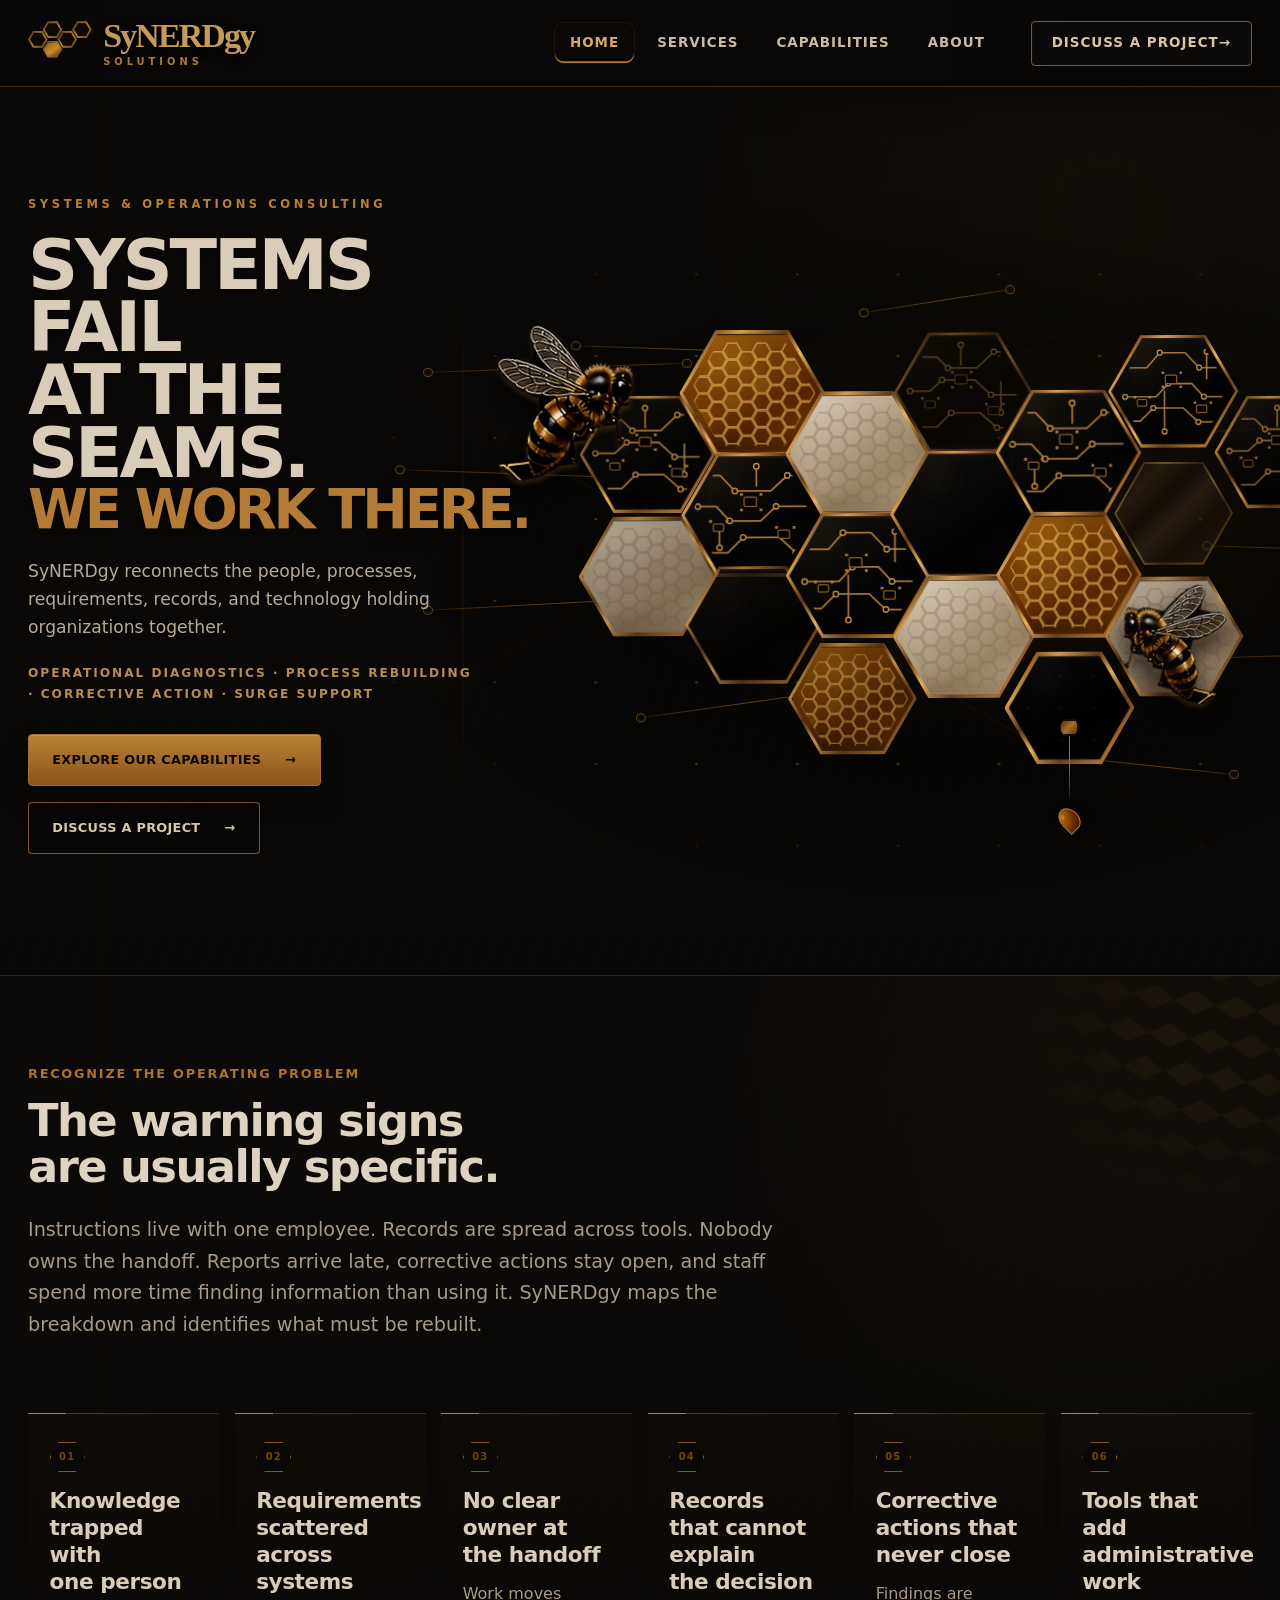
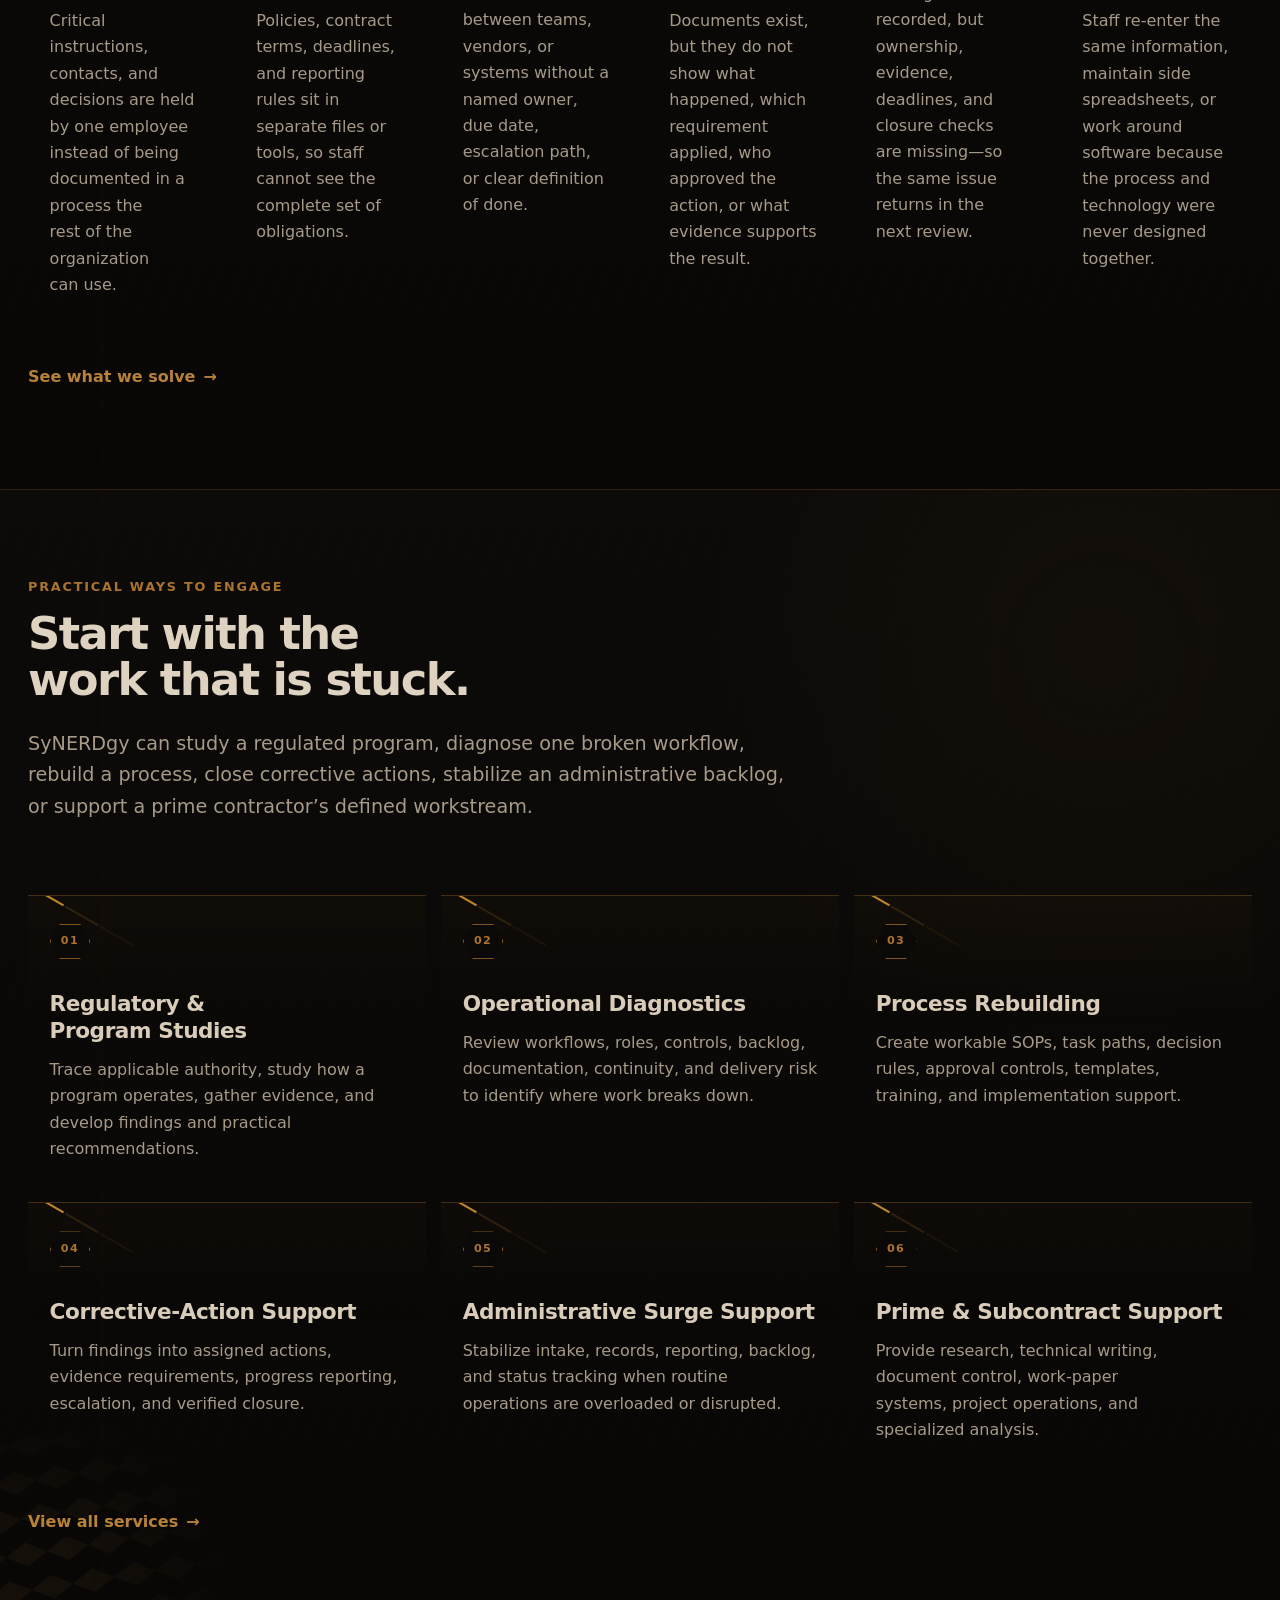
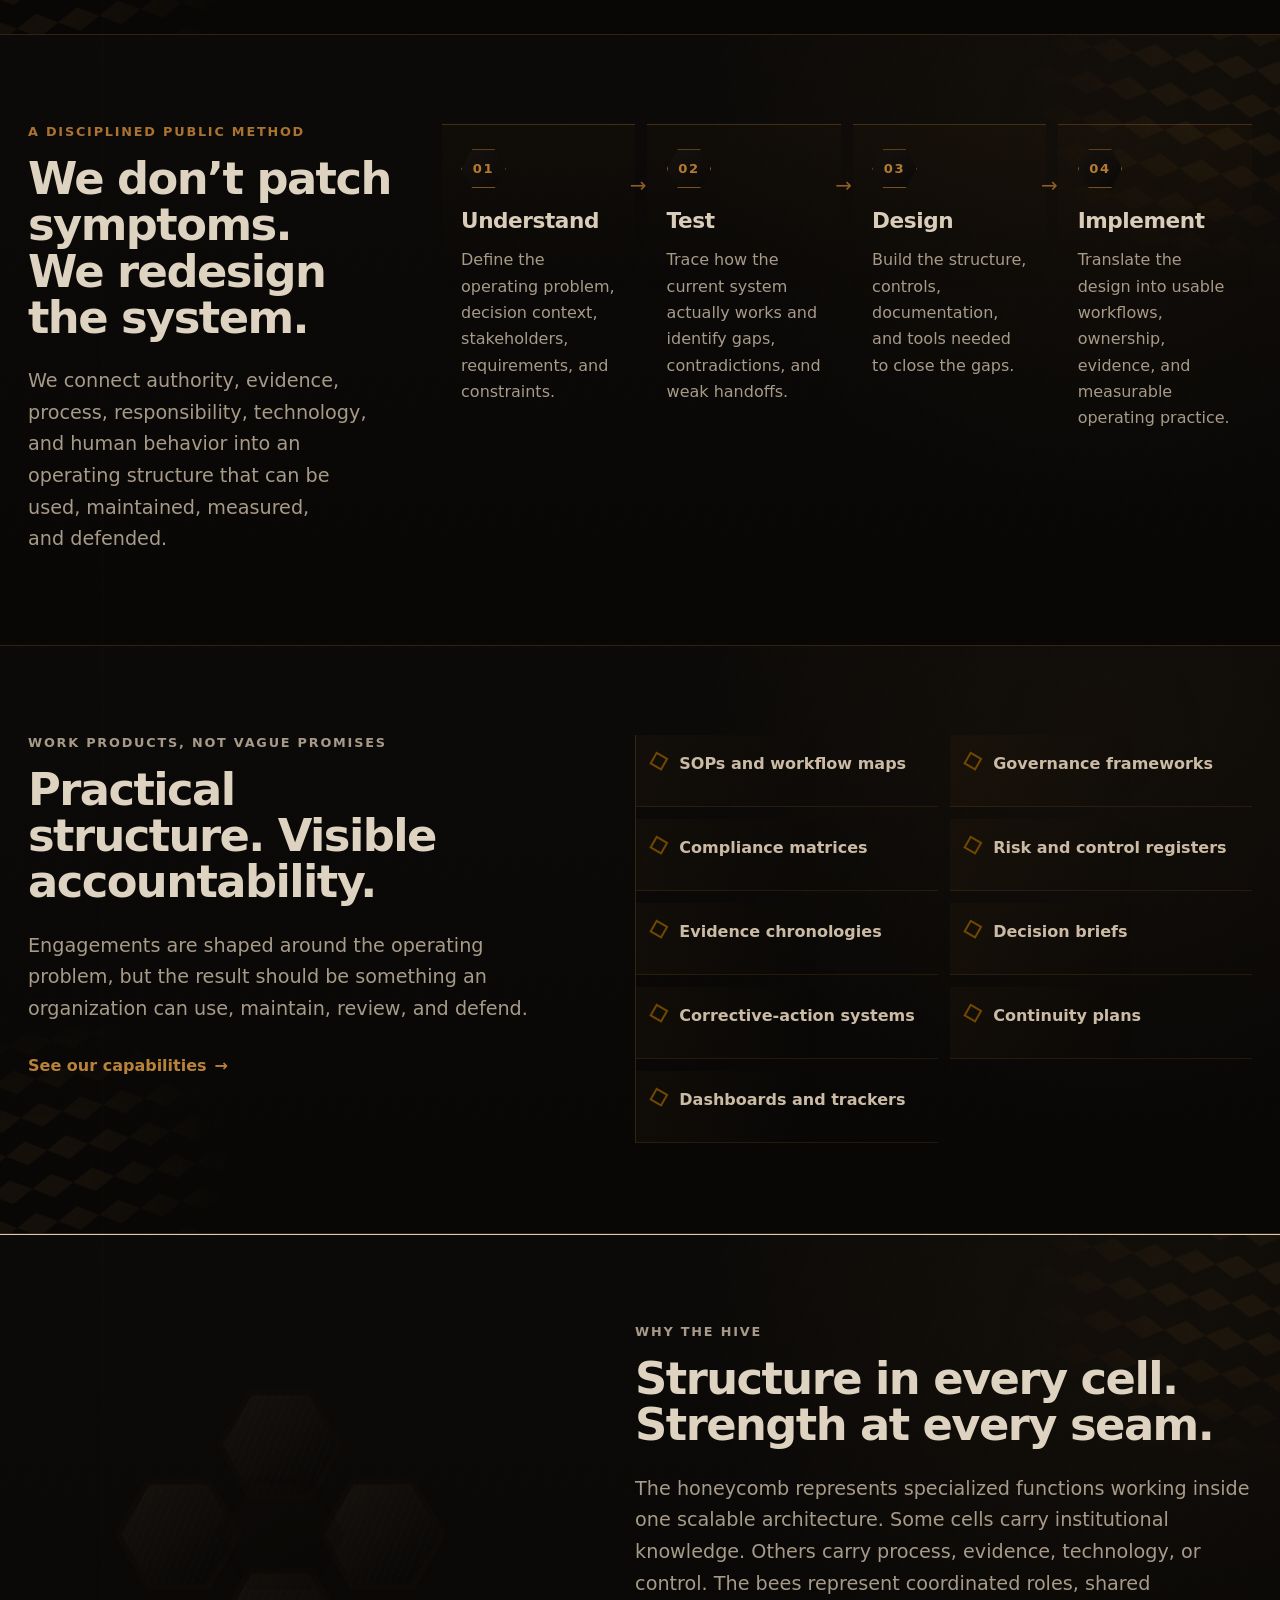
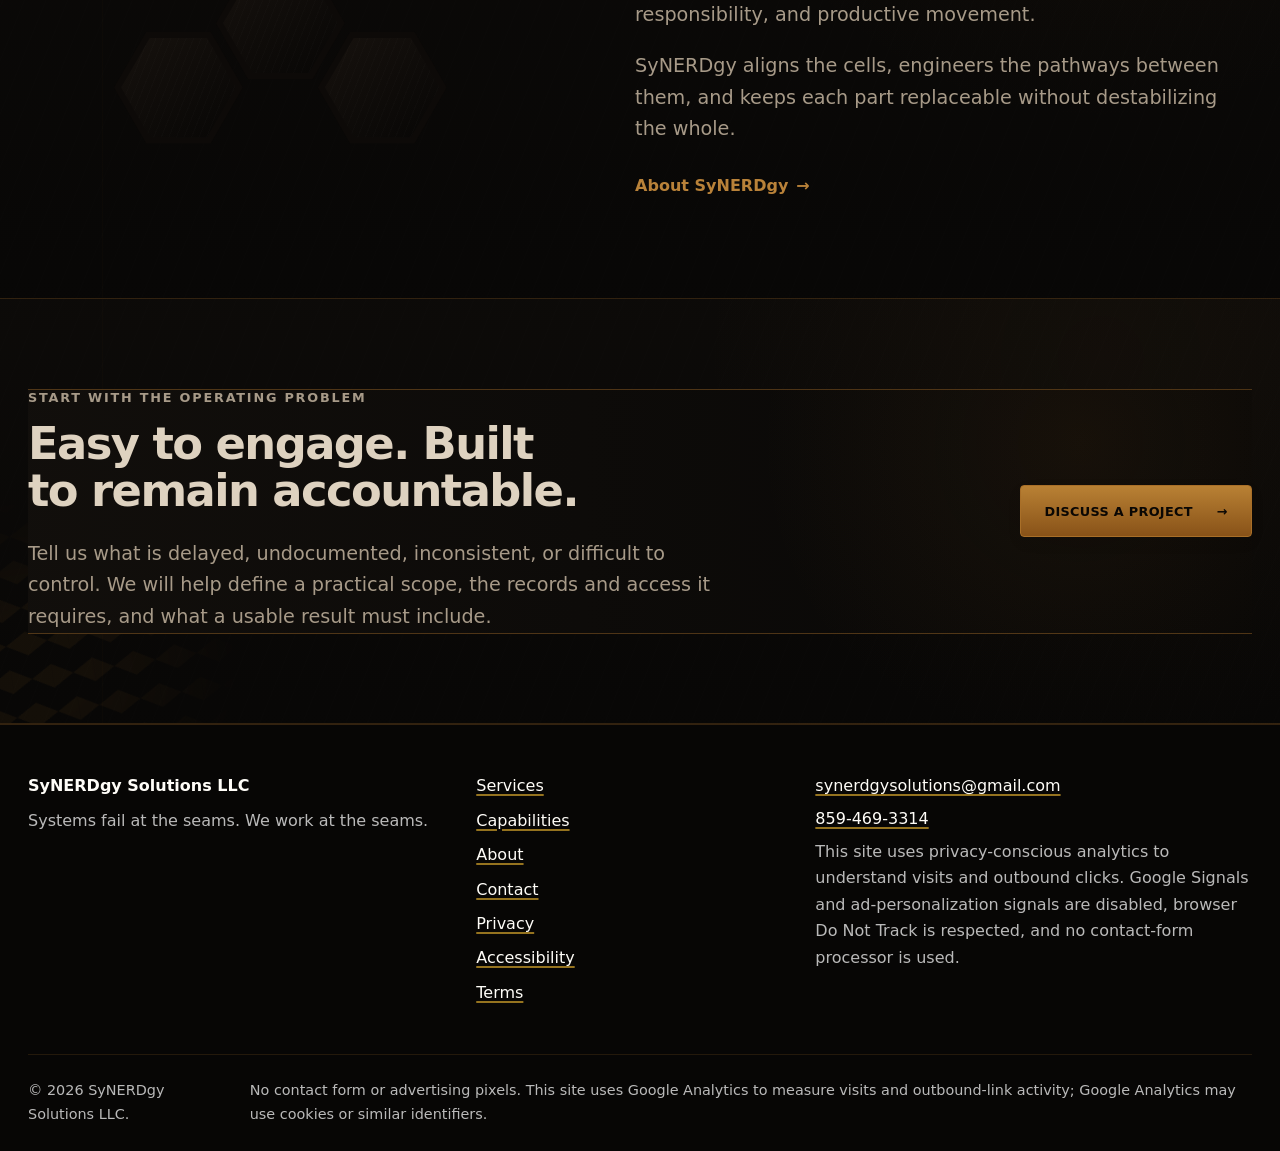
<file: index.html>
<!doctype html>
<html lang="en">
<head>
  <!-- Google tag (gtag.js) -->
  <script async src="https://www.googletagmanager.com/gtag/js?id=G-LQPJNWQB9V"></script>
  <script>
    window.dataLayer = window.dataLayer || [];
    function gtag(){dataLayer.push(arguments);}
    gtag('js', new Date());

    gtag('config', 'G-LQPJNWQB9V');
  </script>
  <meta charset="utf-8">
  <meta name="viewport" content="width=device-width, initial-scale=1">
  <meta name="description" content="SyNERDgy Solutions helps organizations diagnose operational breakdowns, rebuild processes, control records, and close corrective actions.">
  <title>SyNERDgy Solutions | Systems &amp; Operations Consulting</title>
  <meta name="theme-color" content="#11100E">
  <meta name="color-scheme" content="dark">
  <meta property="og:type" content="website">
  <meta property="og:site_name" content="SyNERDgy Solutions">
  <meta property="og:title" content="SyNERDgy Solutions | Systems &amp; Operations Consulting">
  <meta property="og:description" content="SyNERDgy Solutions helps organizations diagnose operational breakdowns, rebuild processes, control records, and close corrective actions.">
  <meta property="og:locale" content="en_US">
  <meta name="twitter:title" content="SyNERDgy Solutions | Systems &amp; Operations Consulting">
  <meta name="twitter:description" content="SyNERDgy Solutions helps organizations diagnose operational breakdowns, rebuild processes, control records, and close corrective actions.">
  <link rel="icon" href="assets/images/favicon.svg" type="image/svg+xml">
  <link rel="icon" href="assets/images/icon-192.png" sizes="192x192" type="image/png">
  <link rel="apple-touch-icon" href="assets/images/apple-touch-icon.png">
  <link rel="manifest" href="site.webmanifest">
  <!-- BEGIN SITE URL METADATA -->
  <!-- Run: python3 scripts/configure_site_url.py https://your-domain.example -->
  <!-- END SITE URL METADATA -->
  <script type="application/ld+json" id="organization-schema">
{
  "@context": "https://schema.org",
  "@graph": [
    {
      "@type": "Organization",
      "@id": "#organization",
      "name": "SyNERDgy Solutions",
      "legalName": "SyNERDgy Solutions LLC",
      "description": "A Kentucky systems and operations consulting firm providing operational diagnostics, regulatory analysis, process rebuilding, corrective-action support, records control, and implementation support.",
      "foundingDate": "2025-12-08",
      "email": "mailto:synerdgysolutions@gmail.com",
      "address": {
        "@type": "PostalAddress",
        "addressLocality": "Lexington",
        "addressRegion": "KY",
        "addressCountry": "US"
      },
      "areaServed": [
        {
          "@type": "State",
          "name": "Kentucky"
        },
        {
          "@type": "Country",
          "name": "United States"
        }
      ],
      "knowsAbout": [
        "Operational diagnostics",
        "Regulatory and program studies",
        "Process rebuilding",
        "Corrective-action support",
        "Administrative surge support",
        "Evidence and records control",
        "Prime and subcontract support"
      ]
    },
    {
      "@type": "WebSite",
      "@id": "#website",
      "name": "SyNERDgy Solutions",
      "inLanguage": "en-US",
      "publisher": {
        "@id": "#organization"
      }
    }
  ]
}
  </script>
  <link rel="stylesheet" href="assets/css/styles.css">
  <link rel="stylesheet" href="assets/css/home-tech.css">
  <script src="assets/js/main.js" defer></script>
</head>
<body class="home-page">
  <a class="skip-link" href="#main-content">Skip to main content</a>

  <header class="site-header" data-site-header>
    <div class="site-header__inner container">
      <a class="brand" href="./" aria-label="SyNERDgy Solutions home">
        <span class="brand__hive" aria-hidden="true">
          <span></span><span></span><span></span><span></span><span></span>
        </span>
        <span class="brand__wordmark">
          <span class="brand__name">SyNERDgy</span>
          <span class="brand__descriptor">Solutions</span>
        </span>
      </a>

      <button class="nav-toggle" type="button" aria-expanded="false" aria-controls="primary-navigation" data-nav-toggle>
        <span class="nav-toggle__label">Menu</span>
        <span class="nav-toggle__icon" aria-hidden="true"></span>
      </button>

      <nav class="site-nav" id="primary-navigation" aria-label="Primary" data-site-nav>
        <ul class="site-nav__list">
          <li><a class="site-nav__link" href="./" aria-current="page">Home</a></li>
          <li><a class="site-nav__link" href="services/">Services</a></li>
          <li><a class="site-nav__link" href="capabilities/">Capabilities</a></li>
          <li><a class="site-nav__link" href="about/">About</a></li>
          <li><a class="site-nav__link site-nav__link--contact" href="contact/">Discuss a Project <span aria-hidden="true">→</span></a></li>
        </ul>
      </nav>
    </div>
  </header>

  <main id="main-content" tabindex="-1">
    <section class="home-hero section" aria-labelledby="home-hero-title">
      <div class="container home-hero__grid">
        <div class="home-hero__content">
          <p class="eyebrow">Systems &amp; Operations Consulting</p>
          <h1 id="home-hero-title"><span>Systems fail</span><span>at the seams.</span><strong>We work there.</strong></h1>
          <p class="home-hero__lead">SyNERDgy reconnects the people, processes, requirements, records, and technology holding organizations together.</p>
          <p class="home-hero__scope">Operational Diagnostics · Process Rebuilding · Corrective Action · Surge Support</p>
          <div class="button-row">
            <a class="button button--primary" href="capabilities/">Explore Our Capabilities</a>
            <a class="button button--secondary" href="contact/">Discuss a Project</a>
          </div>
        </div>

        <div class="hero-hive" aria-hidden="true">
          <div class="hero-hive__circuit-field"></div>
          <div class="hero-hive__comb">
            <span class="hero-hive__cell hero-hive__cell--02 hero-hive__cell--board hero-hive__cell--board-a"></span>
            <span class="hero-hive__cell hero-hive__cell--03 hero-hive__cell--ceramic hero-hive__cell--microhive"></span>
            <span class="hero-hive__cell hero-hive__cell--04 hero-hive__cell--microhive hero-hive__cell--resin"></span>
            <span class="hero-hive__cell hero-hive__cell--05 hero-hive__cell--board hero-hive__cell--board-b"></span>
            <span class="hero-hive__cell hero-hive__cell--06 hero-hive__cell--dark"></span>
            <span class="hero-hive__cell hero-hive__cell--07 hero-hive__cell--ceramic hero-hive__cell--microhive"></span>
            <span class="hero-hive__cell hero-hive__cell--08 hero-hive__cell--board hero-hive__cell--board-c"></span>
            <span class="hero-hive__cell hero-hive__cell--09 hero-hive__cell--microhive hero-hive__cell--resin"></span>
            <span class="hero-hive__cell hero-hive__cell--10 hero-hive__cell--board hero-hive__cell--board-a"></span>
            <span class="hero-hive__cell hero-hive__cell--11 hero-hive__cell--dark"></span>
            <span class="hero-hive__cell hero-hive__cell--12 hero-hive__cell--ceramic hero-hive__cell--microhive"></span>
            <span class="hero-hive__cell hero-hive__cell--13 hero-hive__cell--board hero-hive__cell--board-b"></span>
            <span class="hero-hive__cell hero-hive__cell--14 hero-hive__cell--microhive hero-hive__cell--resin"></span>
            <span class="hero-hive__cell hero-hive__cell--15 hero-hive__cell--anchor"></span>
            <span class="hero-hive__cell hero-hive__cell--16 hero-hive__cell--board hero-hive__cell--board-c"></span>
            <span class="hero-hive__cell hero-hive__cell--17 hero-hive__cell--open"></span>
            <span class="hero-hive__cell hero-hive__cell--18 hero-hive__cell--ceramic hero-hive__cell--microhive"></span>
            <span class="hero-hive__cell hero-hive__cell--19 hero-hive__cell--board hero-hive__cell--board-a"></span>
          </div>
          <span class="hero-hive__trace hero-hive__trace--01"></span>
          <span class="hero-hive__trace hero-hive__trace--02"></span>
          <span class="hero-hive__trace hero-hive__trace--03"></span>
          <span class="hero-hive__trace hero-hive__trace--04"></span>
          <span class="hero-hive__trace hero-hive__trace--05"></span>
          <span class="hero-hive__trace hero-hive__trace--06"></span>
          <span class="hero-hive__trace hero-hive__trace--07"></span>
          <span class="hero-hive__trace hero-hive__trace--08"></span>
          <span class="hero-hive__trace hero-hive__trace--09"></span>
          <span class="hero-hive__trace hero-hive__trace--10"></span>
          <img class="hero-hive__bee hero-hive__bee--left" src="assets/images/bee-left-stylized.png" alt="" width="248" height="268" decoding="async">
          <img class="hero-hive__bee hero-hive__bee--right" src="assets/images/bee-right-stylized.png" alt="" width="262" height="282" decoding="async">
          <span class="hero-hive__drop-anchor"></span>
          <span class="hero-hive__honey-drop"></span>
        </div>
      </div>
    </section>

    <section class="section section--ink" aria-labelledby="problem-title">
      <div class="container">
        <div class="section-heading section-heading--light">
          <p class="eyebrow eyebrow--light">Recognize the operating problem</p>
          <h2 id="problem-title">The warning signs are usually specific.</h2>
          <p>Instructions live with one employee. Records are spread across tools. Nobody owns the handoff. Reports arrive late, corrective actions stay open, and staff spend more time finding information than using it. SyNERDgy maps the breakdown and identifies what must be rebuilt.</p>
        </div>

        <div class="problem-grid">
          <article class="problem-card">
            <p class="card-kicker">01</p>
            <h3>Knowledge trapped with one person</h3>
            <p>Critical instructions, contacts, and decisions are held by one employee instead of being documented in a process the rest of the organization can use.</p>
          </article>
          <article class="problem-card">
            <p class="card-kicker">02</p>
            <h3>Requirements scattered across systems</h3>
            <p>Policies, contract terms, deadlines, and reporting rules sit in separate files or tools, so staff cannot see the complete set of obligations.</p>
          </article>
          <article class="problem-card">
            <p class="card-kicker">03</p>
            <h3>No clear owner at the handoff</h3>
            <p>Work moves between teams, vendors, or systems without a named owner, due date, escalation path, or clear definition of done.</p>
          </article>
          <article class="problem-card">
            <p class="card-kicker">04</p>
            <h3>Records that cannot explain the decision</h3>
            <p>Documents exist, but they do not show what happened, which requirement applied, who approved the action, or what evidence supports the result.</p>
          </article>
          <article class="problem-card">
            <p class="card-kicker">05</p>
            <h3>Corrective actions that never close</h3>
            <p>Findings are recorded, but ownership, evidence, deadlines, and closure checks are missing—so the same issue returns in the next review.</p>
          </article>
          <article class="problem-card">
            <p class="card-kicker">06</p>
            <h3>Tools that add administrative work</h3>
            <p>Staff re-enter the same information, maintain side spreadsheets, or work around software because the process and technology were never designed together.</p>
          </article>
        </div>

        <a class="text-link text-link--light" href="services/">See what we solve <span aria-hidden="true">→</span></a>
      </div>
    </section>

    <section class="section" aria-labelledby="services-title">
      <div class="container">
        <div class="section-heading">
          <p class="eyebrow">Practical ways to engage</p>
          <h2 id="services-title">Start with the work that is stuck.</h2>
          <p>SyNERDgy can study a regulated program, diagnose one broken workflow, rebuild a process, close corrective actions, stabilize an administrative backlog, or support a prime contractor’s defined workstream.</p>
        </div>

        <div class="service-grid">
          <article class="service-card">
            <span class="service-card__index" aria-hidden="true">01</span>
            <h3>Regulatory &amp; Program Studies</h3>
            <p>Trace applicable authority, study how a program operates, gather evidence, and develop findings and practical recommendations.</p>
          </article>
          <article class="service-card">
            <span class="service-card__index" aria-hidden="true">02</span>
            <h3>Operational Diagnostics</h3>
            <p>Review workflows, roles, controls, backlog, documentation, continuity, and delivery risk to identify where work breaks down.</p>
          </article>
          <article class="service-card">
            <span class="service-card__index" aria-hidden="true">03</span>
            <h3>Process Rebuilding</h3>
            <p>Create workable SOPs, task paths, decision rules, approval controls, templates, training, and implementation support.</p>
          </article>
          <article class="service-card">
            <span class="service-card__index" aria-hidden="true">04</span>
            <h3>Corrective-Action Support</h3>
            <p>Turn findings into assigned actions, evidence requirements, progress reporting, escalation, and verified closure.</p>
          </article>
          <article class="service-card">
            <span class="service-card__index" aria-hidden="true">05</span>
            <h3>Administrative Surge Support</h3>
            <p>Stabilize intake, records, reporting, backlog, and status tracking when routine operations are overloaded or disrupted.</p>
          </article>
          <article class="service-card">
            <span class="service-card__index" aria-hidden="true">06</span>
            <h3>Prime &amp; Subcontract Support</h3>
            <p>Provide research, technical writing, document control, work-paper systems, project operations, and specialized analysis.</p>
          </article>
        </div>

        <a class="text-link" href="services/">View all services <span aria-hidden="true">→</span></a>
      </div>
    </section>

    <section class="section section--gold" aria-labelledby="method-title">
      <div class="container method-layout">
        <div class="section-heading">
          <p class="eyebrow">A disciplined public method</p>
          <h2 id="method-title">We don’t patch symptoms. We redesign the system.</h2>
          <p>We connect authority, evidence, process, responsibility, technology, and human behavior into an operating structure that can be used, maintained, measured, and defended.</p>
        </div>

        <ol class="method-steps">
          <li class="method-step">
            <span class="method-step__number">01</span>
            <div>
              <h3>Understand</h3>
              <p>Define the operating problem, decision context, stakeholders, requirements, and constraints.</p>
            </div>
          </li>
          <li class="method-step">
            <span class="method-step__number">02</span>
            <div>
              <h3>Test</h3>
              <p>Trace how the current system actually works and identify gaps, contradictions, and weak handoffs.</p>
            </div>
          </li>
          <li class="method-step">
            <span class="method-step__number">03</span>
            <div>
              <h3>Design</h3>
              <p>Build the structure, controls, documentation, and tools needed to close the gaps.</p>
            </div>
          </li>
          <li class="method-step">
            <span class="method-step__number">04</span>
            <div>
              <h3>Implement</h3>
              <p>Translate the design into usable workflows, ownership, evidence, and measurable operating practice.</p>
            </div>
          </li>
        </ol>
      </div>
    </section>

    <section class="section" aria-labelledby="deliverables-title">
      <div class="container deliverables-layout">
        <div class="section-heading">
          <p class="eyebrow">Work products, not vague promises</p>
          <h2 id="deliverables-title">Practical structure. Visible accountability.</h2>
          <p>Engagements are shaped around the operating problem, but the result should be something an organization can use, maintain, review, and defend.</p>
          <a class="text-link" href="capabilities/">See our capabilities <span aria-hidden="true">→</span></a>
        </div>

        <ul class="deliverables-list">
          <li>SOPs and workflow maps</li>
          <li>Governance frameworks</li>
          <li>Compliance matrices</li>
          <li>Risk and control registers</li>
          <li>Evidence chronologies</li>
          <li>Decision briefs</li>
          <li>Corrective-action systems</li>
          <li>Continuity plans</li>
          <li>Dashboards and trackers</li>
        </ul>
      </div>
    </section>

    <section class="section section--surface" aria-labelledby="hive-title">
      <div class="container brand-story">
        <div class="hive-mark" aria-hidden="true">
          <span class="hive-mark__cell hive-mark__cell--one"></span>
          <span class="hive-mark__cell hive-mark__cell--two"></span>
          <span class="hive-mark__cell hive-mark__cell--three"></span>
          <span class="hive-mark__cell hive-mark__cell--four"></span>
          <span class="hive-mark__cell hive-mark__cell--five"></span>
          <span class="hive-mark__cell hive-mark__cell--six"></span>
          <span class="hive-mark__cell hive-mark__cell--seven"></span>
        </div>
        <div class="section-heading">
          <p class="eyebrow">Why the hive</p>
          <h2 id="hive-title">Structure in every cell. Strength at every seam.</h2>
          <p>The honeycomb represents specialized functions working inside one scalable architecture. Some cells carry institutional knowledge. Others carry process, evidence, technology, or control. The bees represent coordinated roles, shared responsibility, and productive movement.</p>
          <p>SyNERDgy aligns the cells, engineers the pathways between them, and keeps each part replaceable without destabilizing the whole.</p>
          <a class="text-link" href="about/">About SyNERDgy <span aria-hidden="true">→</span></a>
        </div>
      </div>
    </section>

    <section class="section final-cta" aria-labelledby="contact-title">
      <div class="container final-cta__inner">
        <div>
          <p class="eyebrow eyebrow--light">Start with the operating problem</p>
          <h2 id="contact-title">Easy to engage. Built to remain accountable.</h2>
          <p>Tell us what is delayed, undocumented, inconsistent, or difficult to control. We will help define a practical scope, the records and access it requires, and what a usable result must include.</p>
        </div>
        <a class="button button--gold" href="contact/">Discuss a Project</a>
      </div>
    </section>
  </main>

  <footer class="site-footer">
    <div class="container site-footer__grid">
      <div>
        <p class="site-footer__brand">SyNERDgy Solutions LLC</p>
        <p class="site-footer__tagline">Systems fail at the seams. We work at the seams.</p>
      </div>
      <nav aria-label="Footer">
        <ul class="footer-nav">
          <li><a href="services/">Services</a></li>
          <li><a href="capabilities/">Capabilities</a></li>
          <li><a href="about/">About</a></li>
          <li><a href="contact/">Contact</a></li>
          <li><a href="contact/#privacy-notice">Privacy</a></li>
          <li><a href="contact/#accessibility">Accessibility</a></li>
          <li><a href="contact/#terms">Terms</a></li>
        </ul>
      </nav>
      <div class="site-footer__contact">
        <a href="mailto:synerdgysolutions@gmail.com">synerdgysolutions@gmail.com</a>
        <a href="tel:+18594693314">859-469-3314</a>
        <p>Lexington, Kentucky · Kentucky statewide · Remote nationwide</p>
      </div>
    </div>
    <div class="container site-footer__bottom">
      <p>&copy; <span data-current-year>2026</span> SyNERDgy Solutions LLC.</p>
      <p>No contact form or advertising pixels. This site uses Google Analytics to measure visits and outbound-link activity; Google Analytics may use cookies or similar identifiers.</p>
    </div>
  </footer>
</body>
</html>
</file>
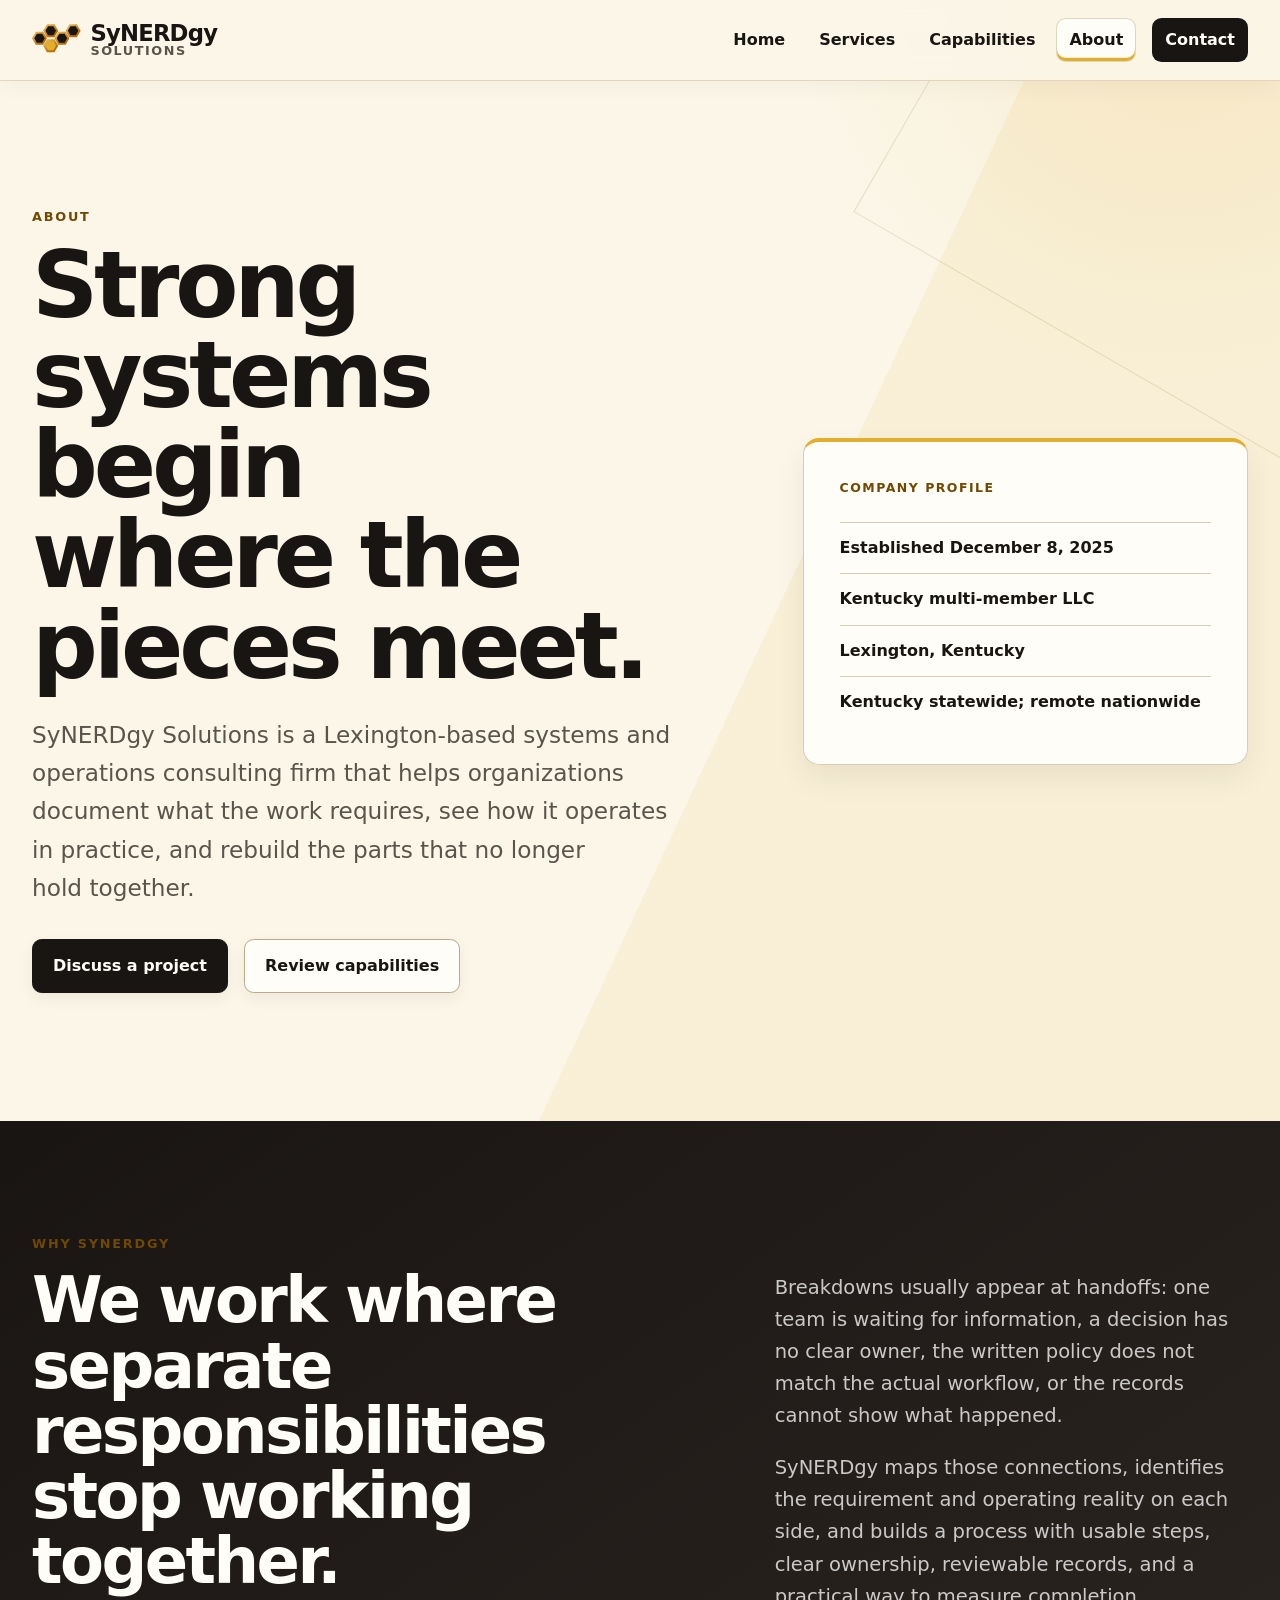
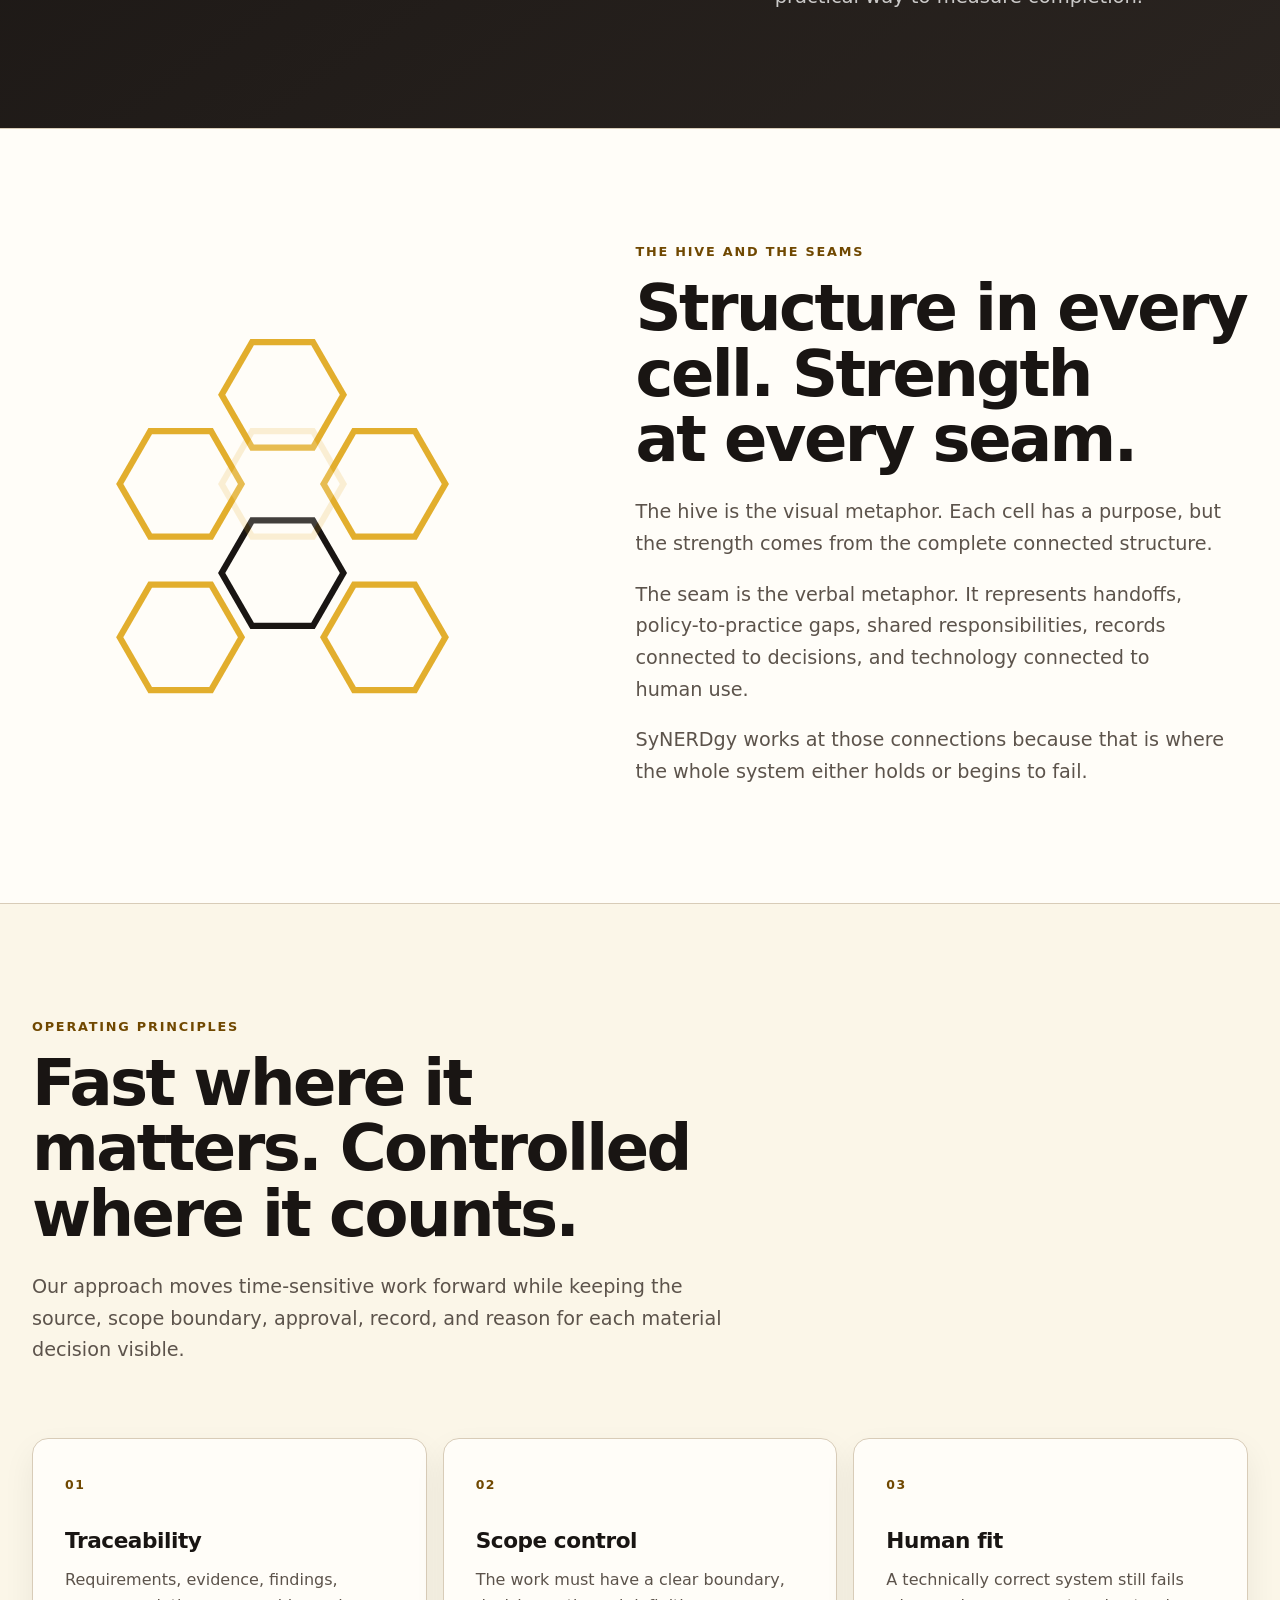
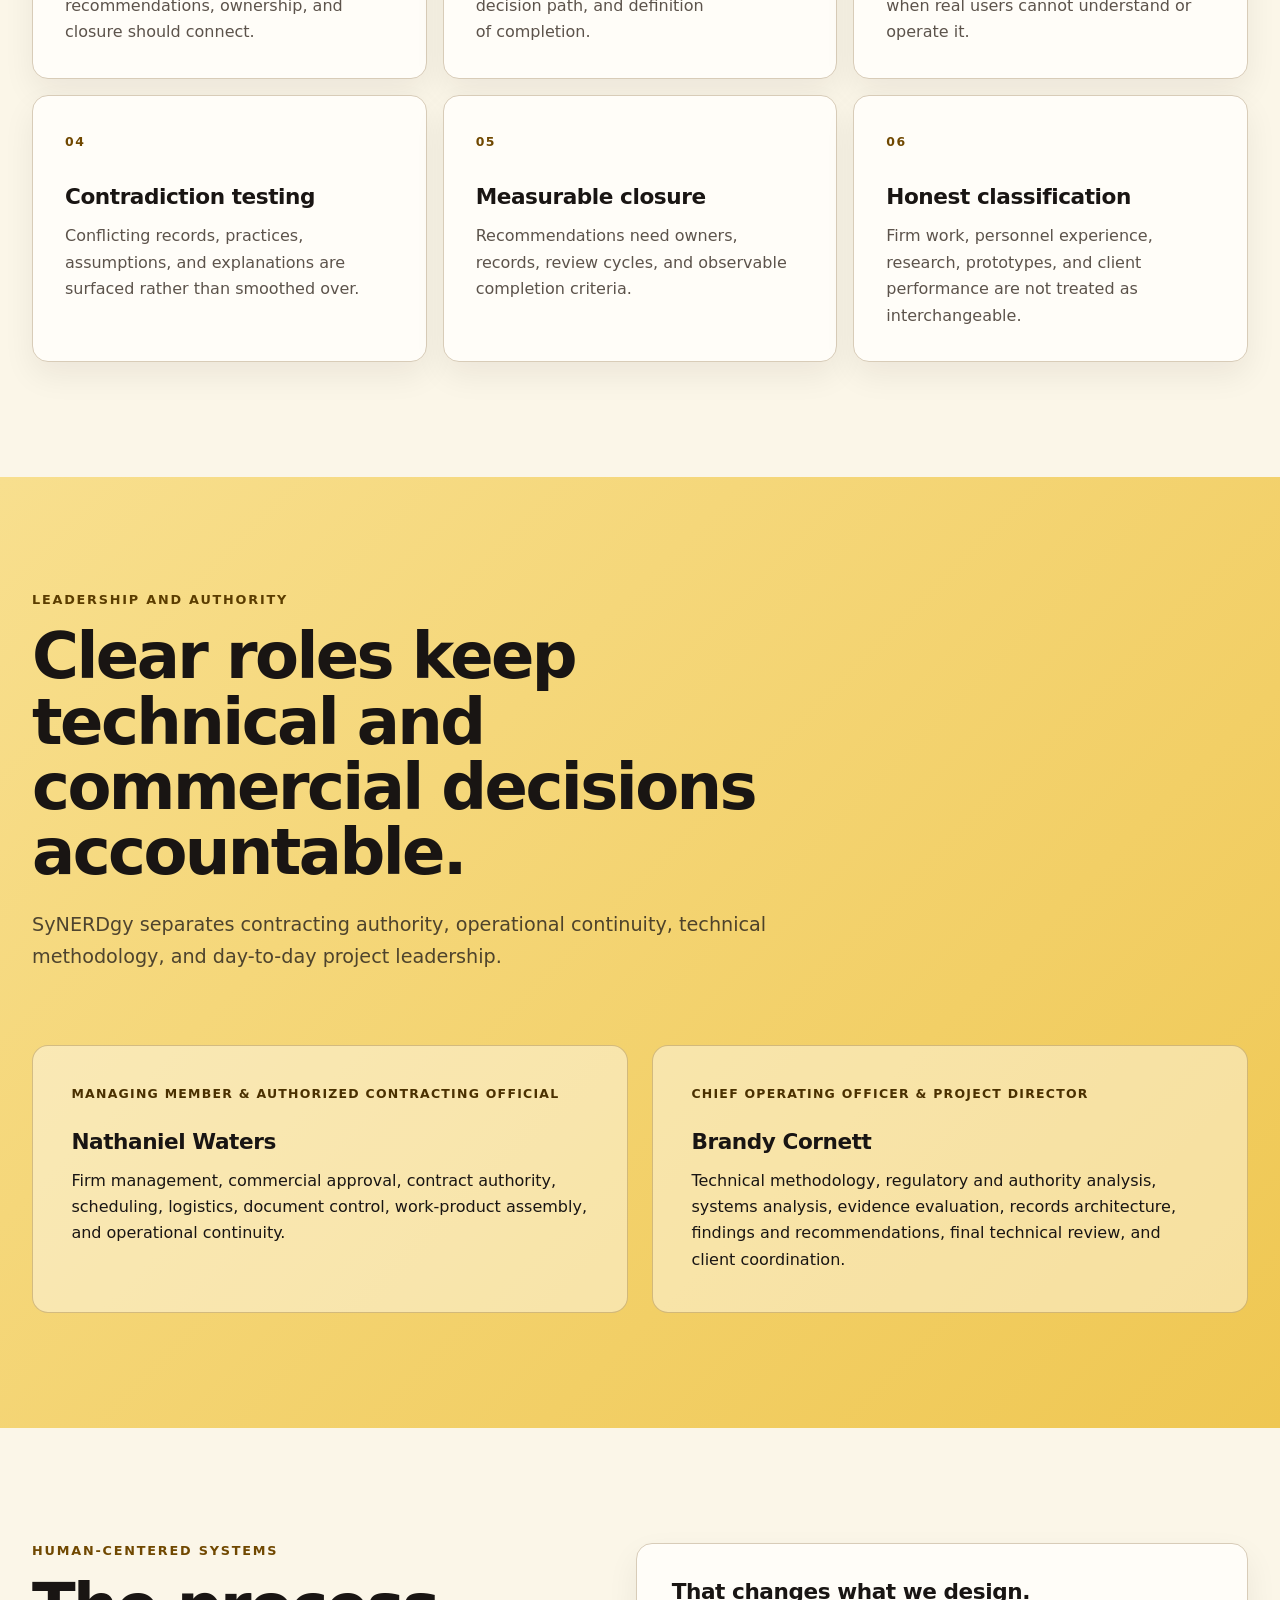
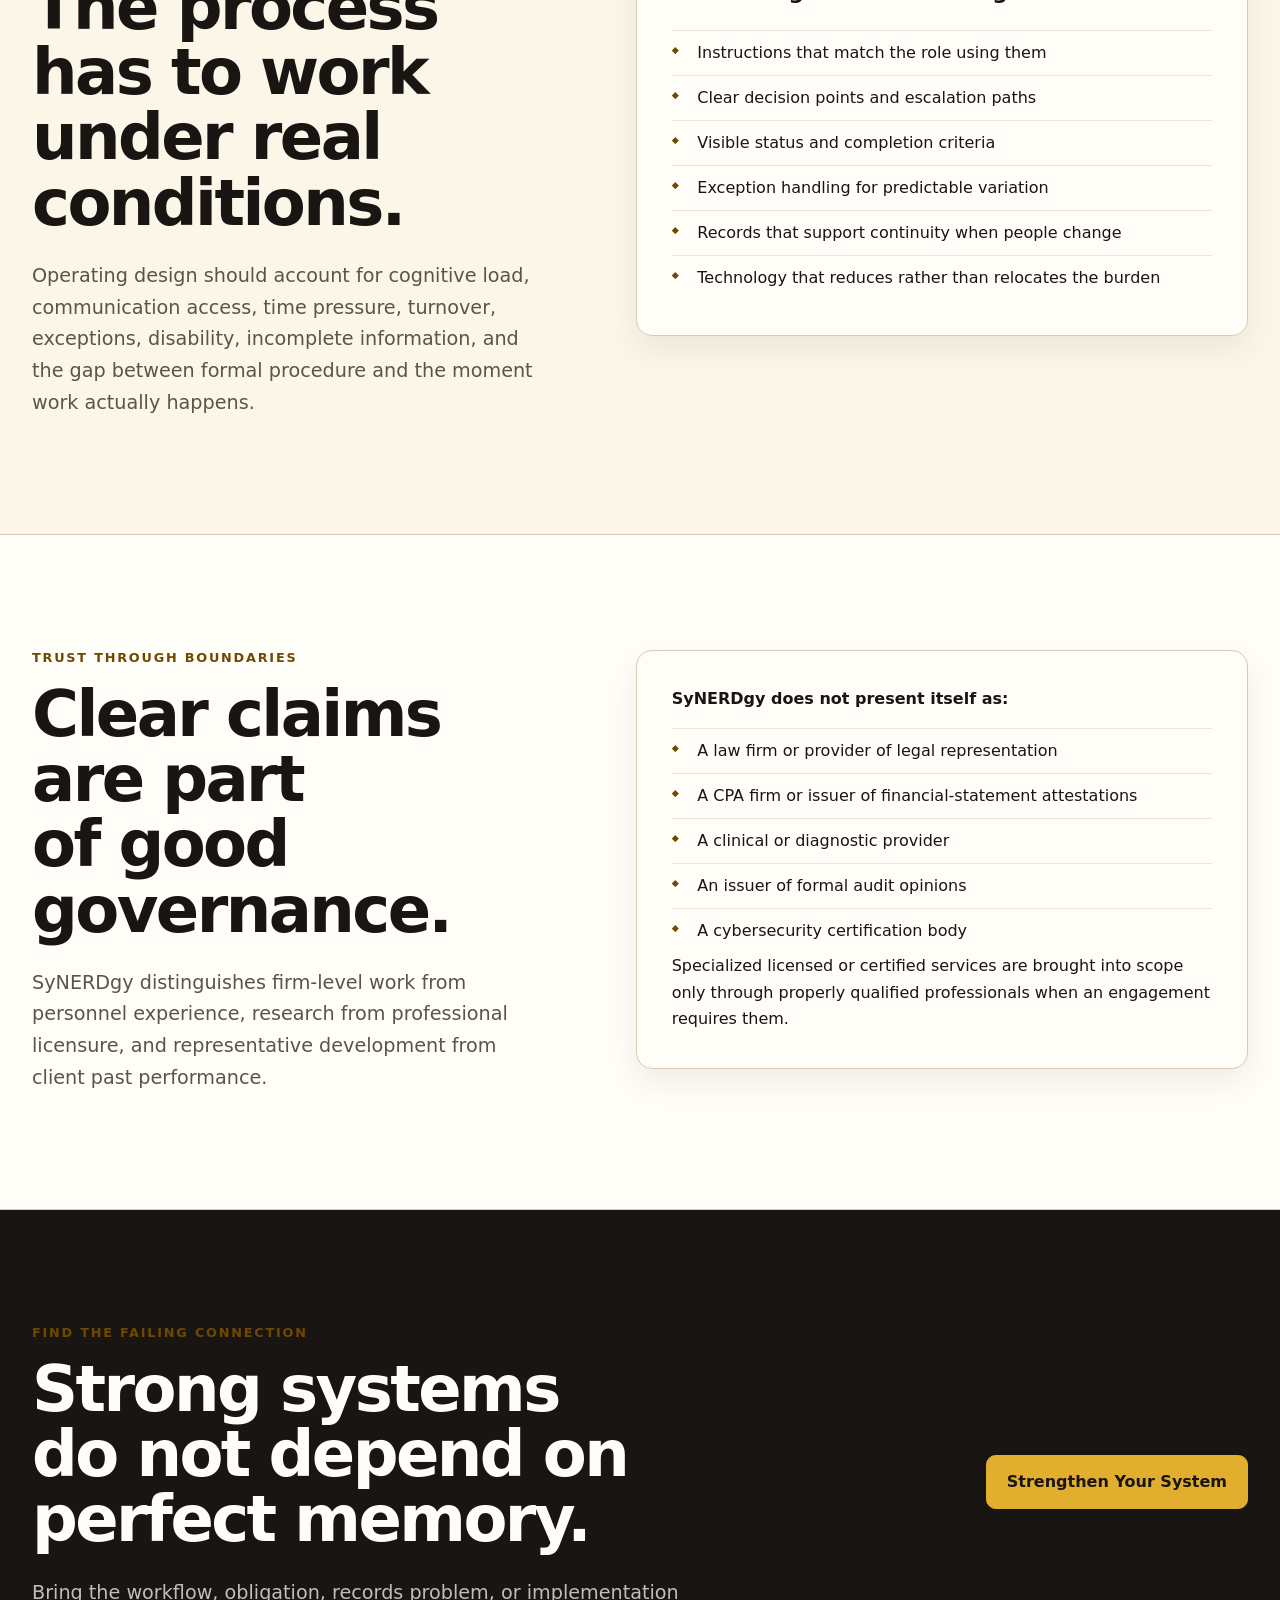
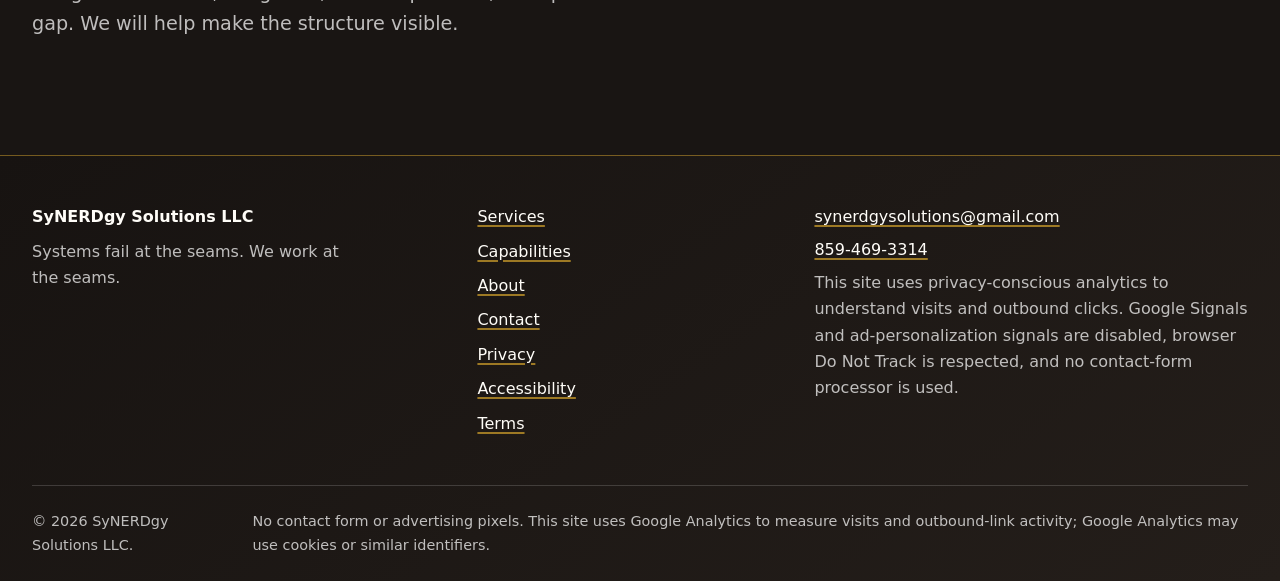
<file: about/index.html>
<!doctype html>
<html lang="en">
<head>
  <!-- Google tag (gtag.js) -->
  <script async src="https://www.googletagmanager.com/gtag/js?id=G-LQPJNWQB9V"></script>
  <script>
    window.dataLayer = window.dataLayer || [];
    function gtag(){dataLayer.push(arguments);}
    gtag('js', new Date());

    gtag('config', 'G-LQPJNWQB9V');
  </script>
  <meta charset="utf-8">
  <meta name="viewport" content="width=device-width, initial-scale=1">
  <meta name="description" content="Learn how SyNERDgy Solutions combines systems thinking, controlled delivery, coordinated responsibility, and human-centered operating design.">
  <title>About | SyNERDgy Solutions</title>
  <meta name="theme-color" content="#11100E">
  <meta name="color-scheme" content="light">
  <meta property="og:type" content="website">
  <meta property="og:site_name" content="SyNERDgy Solutions">
  <meta property="og:title" content="About | SyNERDgy Solutions">
  <meta property="og:description" content="Learn how SyNERDgy Solutions combines systems thinking, controlled delivery, coordinated responsibility, and human-centered operating design.">
  <meta property="og:locale" content="en_US">
  <meta name="twitter:title" content="About | SyNERDgy Solutions">
  <meta name="twitter:description" content="Learn how SyNERDgy Solutions combines systems thinking, controlled delivery, coordinated responsibility, and human-centered operating design.">
  <link rel="icon" href="../assets/images/favicon.svg" type="image/svg+xml">
  <link rel="icon" href="../assets/images/icon-192.png" sizes="192x192" type="image/png">
  <link rel="apple-touch-icon" href="../assets/images/apple-touch-icon.png">
  <link rel="manifest" href="../site.webmanifest">
  <!-- BEGIN SITE URL METADATA -->
  <!-- Run: python3 scripts/configure_site_url.py https://your-domain.example -->
  <!-- END SITE URL METADATA -->
  <link rel="stylesheet" href="../assets/css/styles.css">
  <script src="../assets/js/main.js" defer></script>
</head>
<body>
  <a class="skip-link" href="#main-content">Skip to main content</a>

  <header class="site-header" data-site-header>
    <div class="site-header__inner container">
      <a class="brand" href="../" aria-label="SyNERDgy Solutions home">
        <span class="brand__hive" aria-hidden="true">
          <span></span><span></span><span></span><span></span><span></span>
        </span>
        <span class="brand__wordmark">
          <span class="brand__name">SyNERDgy</span>
          <span class="brand__descriptor">Solutions</span>
        </span>
      </a>

      <button class="nav-toggle" type="button" aria-expanded="false" aria-controls="primary-navigation" data-nav-toggle>
        <span class="nav-toggle__label">Menu</span>
        <span class="nav-toggle__icon" aria-hidden="true"></span>
      </button>

      <nav class="site-nav" id="primary-navigation" aria-label="Primary" data-site-nav>
        <ul class="site-nav__list">
          <li><a class="site-nav__link" href="../">Home</a></li>
          <li><a class="site-nav__link" href="../services/">Services</a></li>
          <li><a class="site-nav__link" href="../capabilities/">Capabilities</a></li>
          <li><a class="site-nav__link" href="../about/" aria-current="page">About</a></li>
          <li><a class="site-nav__link site-nav__link--contact" href="../contact/">Contact</a></li>
        </ul>
      </nav>
    </div>
  </header>

  <main id="main-content" tabindex="-1">
    <section class="page-intro page-intro--split section">
      <div class="container page-intro__grid">
        <div>
          <p class="eyebrow">About</p>
          <h1>Strong systems begin where the pieces meet.</h1>
          <p class="page-intro__lead">SyNERDgy Solutions is a Lexington-based systems and operations consulting firm that helps organizations document what the work requires, see how it operates in practice, and rebuild the parts that no longer hold together.</p>
          <div class="button-row">
            <a class="button button--primary" href="../contact/">Discuss a project</a>
            <a class="button button--secondary" href="../capabilities/">Review capabilities</a>
          </div>
        </div>

        <div class="about-profile-card">
          <p class="about-profile-card__label">Company profile</p>
          <p>Established December 8, 2025</p>
          <p>Kentucky multi-member LLC</p>
          <p>Lexington, Kentucky</p>
          <p>Kentucky statewide; remote nationwide</p>
        </div>
      </div>
    </section>

    <section class="section section--ink" aria-labelledby="why-title">
      <div class="container about-purpose">
        <div class="section-heading section-heading--light">
          <p class="eyebrow eyebrow--light">Why SyNERDgy</p>
          <h2 id="why-title">We work where separate responsibilities stop working together.</h2>
        </div>
        <div class="about-purpose__copy">
          <p>Breakdowns usually appear at handoffs: one team is waiting for information, a decision has no clear owner, the written policy does not match the actual workflow, or the records cannot show what happened.</p>
          <p>SyNERDgy maps those connections, identifies the requirement and operating reality on each side, and builds a process with usable steps, clear ownership, reviewable records, and a practical way to measure completion.</p>
        </div>
      </div>
    </section>

    <section class="section section--surface" aria-labelledby="hive-about-title">
      <div class="container brand-story about-hive-story">
        <div class="hive-mark" aria-hidden="true">
          <span class="hive-mark__cell hive-mark__cell--one"></span>
          <span class="hive-mark__cell hive-mark__cell--two"></span>
          <span class="hive-mark__cell hive-mark__cell--three"></span>
          <span class="hive-mark__cell hive-mark__cell--four"></span>
          <span class="hive-mark__cell hive-mark__cell--five"></span>
          <span class="hive-mark__cell hive-mark__cell--six"></span>
          <span class="hive-mark__cell hive-mark__cell--seven"></span>
        </div>
        <div class="section-heading">
          <p class="eyebrow">The hive and the seams</p>
          <h2 id="hive-about-title">Structure in every cell. Strength at every seam.</h2>
          <p>The hive is the visual metaphor. Each cell has a purpose, but the strength comes from the complete connected structure.</p>
          <p>The seam is the verbal metaphor. It represents handoffs, policy-to-practice gaps, shared responsibilities, records connected to decisions, and technology connected to human use.</p>
          <p>SyNERDgy works at those connections because that is where the whole system either holds or begins to fail.</p>
        </div>
      </div>
    </section>

    <section class="section" aria-labelledby="principles-title">
      <div class="container">
        <div class="section-heading">
          <p class="eyebrow">Operating principles</p>
          <h2 id="principles-title">Fast where it matters. Controlled where it counts.</h2>
          <p>Our approach moves time-sensitive work forward while keeping the source, scope boundary, approval, record, and reason for each material decision visible.</p>
        </div>
        <div class="principles-grid">
          <article><span>01</span><h3>Traceability</h3><p>Requirements, evidence, findings, recommendations, ownership, and closure should connect.</p></article>
          <article><span>02</span><h3>Scope control</h3><p>The work must have a clear boundary, decision path, and definition of completion.</p></article>
          <article><span>03</span><h3>Human fit</h3><p>A technically correct system still fails when real users cannot understand or operate it.</p></article>
          <article><span>04</span><h3>Contradiction testing</h3><p>Conflicting records, practices, assumptions, and explanations are surfaced rather than smoothed over.</p></article>
          <article><span>05</span><h3>Measurable closure</h3><p>Recommendations need owners, records, review cycles, and observable completion criteria.</p></article>
          <article><span>06</span><h3>Honest classification</h3><p>Firm work, personnel experience, research, prototypes, and client performance are not treated as interchangeable.</p></article>
        </div>
      </div>
    </section>

    <section class="section section--gold" aria-labelledby="leadership-title">
      <div class="container">
        <div class="section-heading">
          <p class="eyebrow">Leadership and authority</p>
          <h2 id="leadership-title">Clear roles keep technical and commercial decisions accountable.</h2>
          <p>SyNERDgy separates contracting authority, operational continuity, technical methodology, and day-to-day project leadership.</p>
        </div>
        <div class="leadership-grid">
          <article class="leadership-card">
            <p class="leadership-card__role">Managing Member &amp; Authorized Contracting Official</p>
            <h3>Nathaniel Waters</h3>
            <p>Firm management, commercial approval, contract authority, scheduling, logistics, document control, work-product assembly, and operational continuity.</p>
          </article>
          <article class="leadership-card">
            <p class="leadership-card__role">Chief Operating Officer &amp; Project Director</p>
            <h3>Brandy Cornett</h3>
            <p>Technical methodology, regulatory and authority analysis, systems analysis, evidence evaluation, records architecture, findings and recommendations, final technical review, and client coordination.</p>
          </article>
        </div>
      </div>
    </section>

    <section class="section" aria-labelledby="human-system-title">
      <div class="container human-system-layout">
        <div class="section-heading">
          <p class="eyebrow">Human-centered systems</p>
          <h2 id="human-system-title">The process has to work under real conditions.</h2>
          <p>Operating design should account for cognitive load, communication access, time pressure, turnover, exceptions, disability, incomplete information, and the gap between formal procedure and the moment work actually happens.</p>
        </div>
        <div class="human-system-panel">
          <h3>That changes what we design.</h3>
          <ul class="check-list">
            <li>Instructions that match the role using them</li>
            <li>Clear decision points and escalation paths</li>
            <li>Visible status and completion criteria</li>
            <li>Exception handling for predictable variation</li>
            <li>Records that support continuity when people change</li>
            <li>Technology that reduces rather than relocates the burden</li>
          </ul>
        </div>
      </div>
    </section>

    <section class="section section--surface" aria-labelledby="boundaries-title">
      <div class="container boundaries-layout">
        <div class="section-heading">
          <p class="eyebrow">Trust through boundaries</p>
          <h2 id="boundaries-title">Clear claims are part of good governance.</h2>
          <p>SyNERDgy distinguishes firm-level work from personnel experience, research from professional licensure, and representative development from client past performance.</p>
        </div>
        <div class="boundaries-panel">
          <p><strong>SyNERDgy does not present itself as:</strong></p>
          <ul class="compact-list">
            <li>A law firm or provider of legal representation</li>
            <li>A CPA firm or issuer of financial-statement attestations</li>
            <li>A clinical or diagnostic provider</li>
            <li>An issuer of formal audit opinions</li>
            <li>A cybersecurity certification body</li>
          </ul>
          <p>Specialized licensed or certified services are brought into scope only through properly qualified professionals when an engagement requires them.</p>
        </div>
      </div>
    </section>

    <section class="section final-cta" aria-labelledby="about-cta-title">
      <div class="container final-cta__inner">
        <div>
          <p class="eyebrow eyebrow--light">Find the failing connection</p>
          <h2 id="about-cta-title">Strong systems do not depend on perfect memory.</h2>
          <p>Bring the workflow, obligation, records problem, or implementation gap. We will help make the structure visible.</p>
        </div>
        <a class="button button--gold" href="../contact/">Strengthen Your System</a>
      </div>
    </section>
  </main>

  <footer class="site-footer">
    <div class="container site-footer__grid">
      <div>
        <p class="site-footer__brand">SyNERDgy Solutions LLC</p>
        <p class="site-footer__tagline">Systems fail at the seams. We work at the seams.</p>
      </div>
      <nav aria-label="Footer">
        <ul class="footer-nav">
          <li><a href="../services/">Services</a></li>
          <li><a href="../capabilities/">Capabilities</a></li>
          <li><a href="../about/">About</a></li>
          <li><a href="../contact/">Contact</a></li>
          <li><a href="../contact/#privacy-notice">Privacy</a></li>
          <li><a href="../contact/#accessibility">Accessibility</a></li>
          <li><a href="../contact/#terms">Terms</a></li>
        </ul>
      </nav>
      <div class="site-footer__contact">
        <a href="mailto:synerdgysolutions@gmail.com">synerdgysolutions@gmail.com</a>
        <a href="tel:+18594693314">859-469-3314</a>
        <p>Lexington, Kentucky · Kentucky statewide · Remote nationwide</p>
      </div>
    </div>
    <div class="container site-footer__bottom">
      <p>&copy; <span data-current-year>2026</span> SyNERDgy Solutions LLC.</p>
      <p>No contact form or advertising pixels. This site uses Google Analytics to measure visits and outbound-link activity; Google Analytics may use cookies or similar identifiers.</p>
    </div>
  </footer>
</body>
</html>
</file>
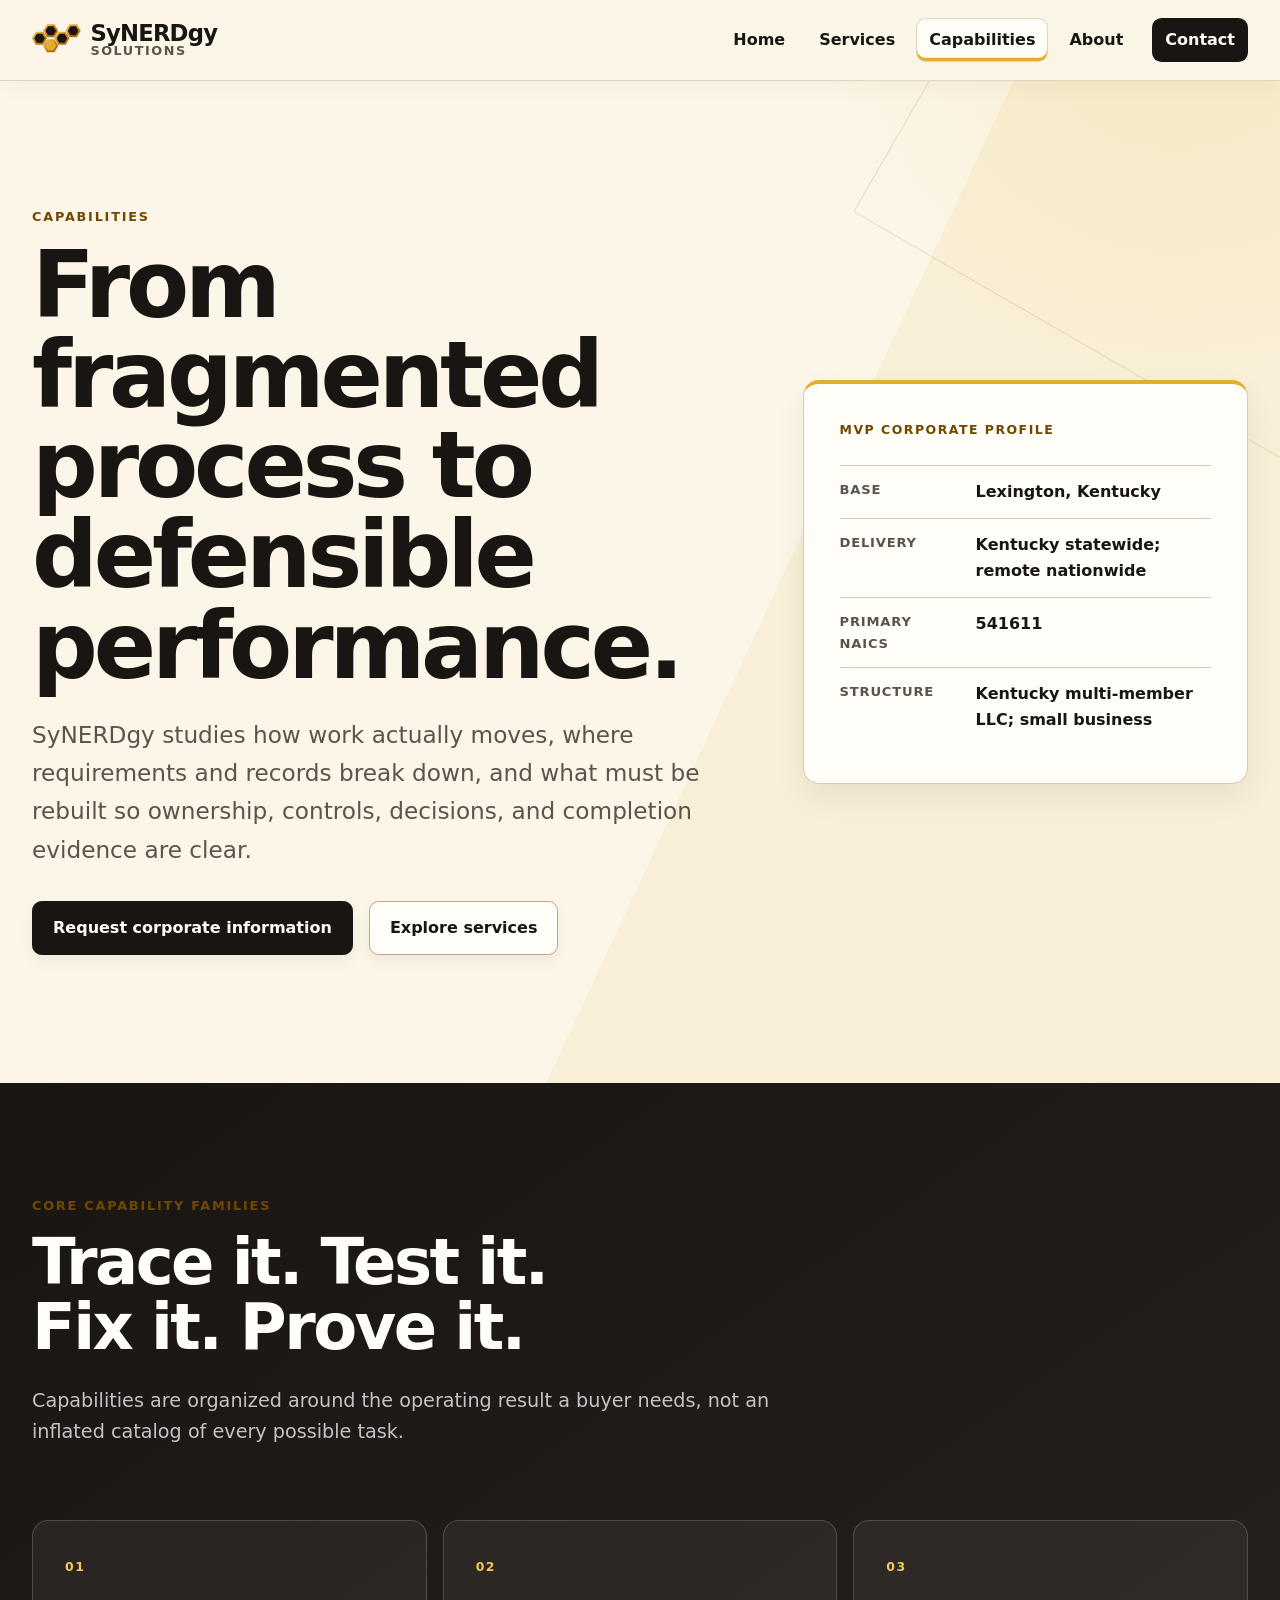
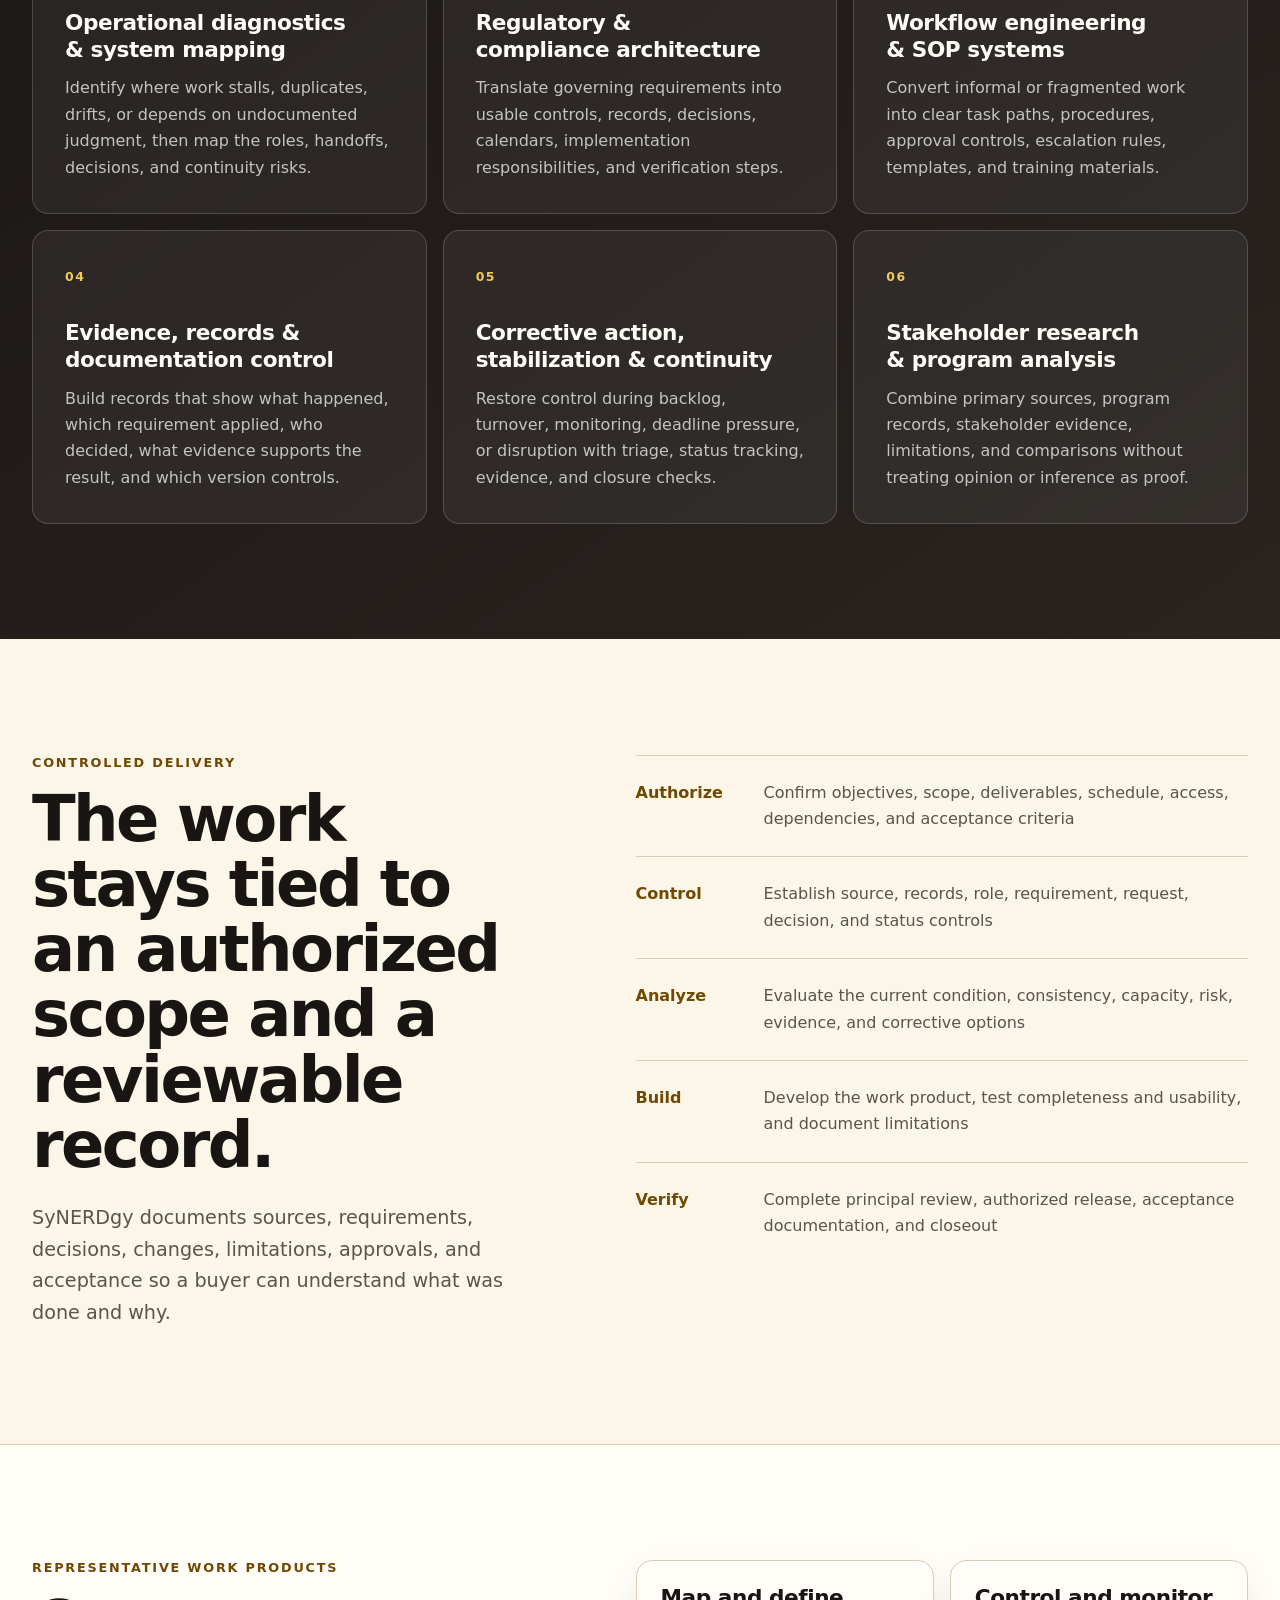
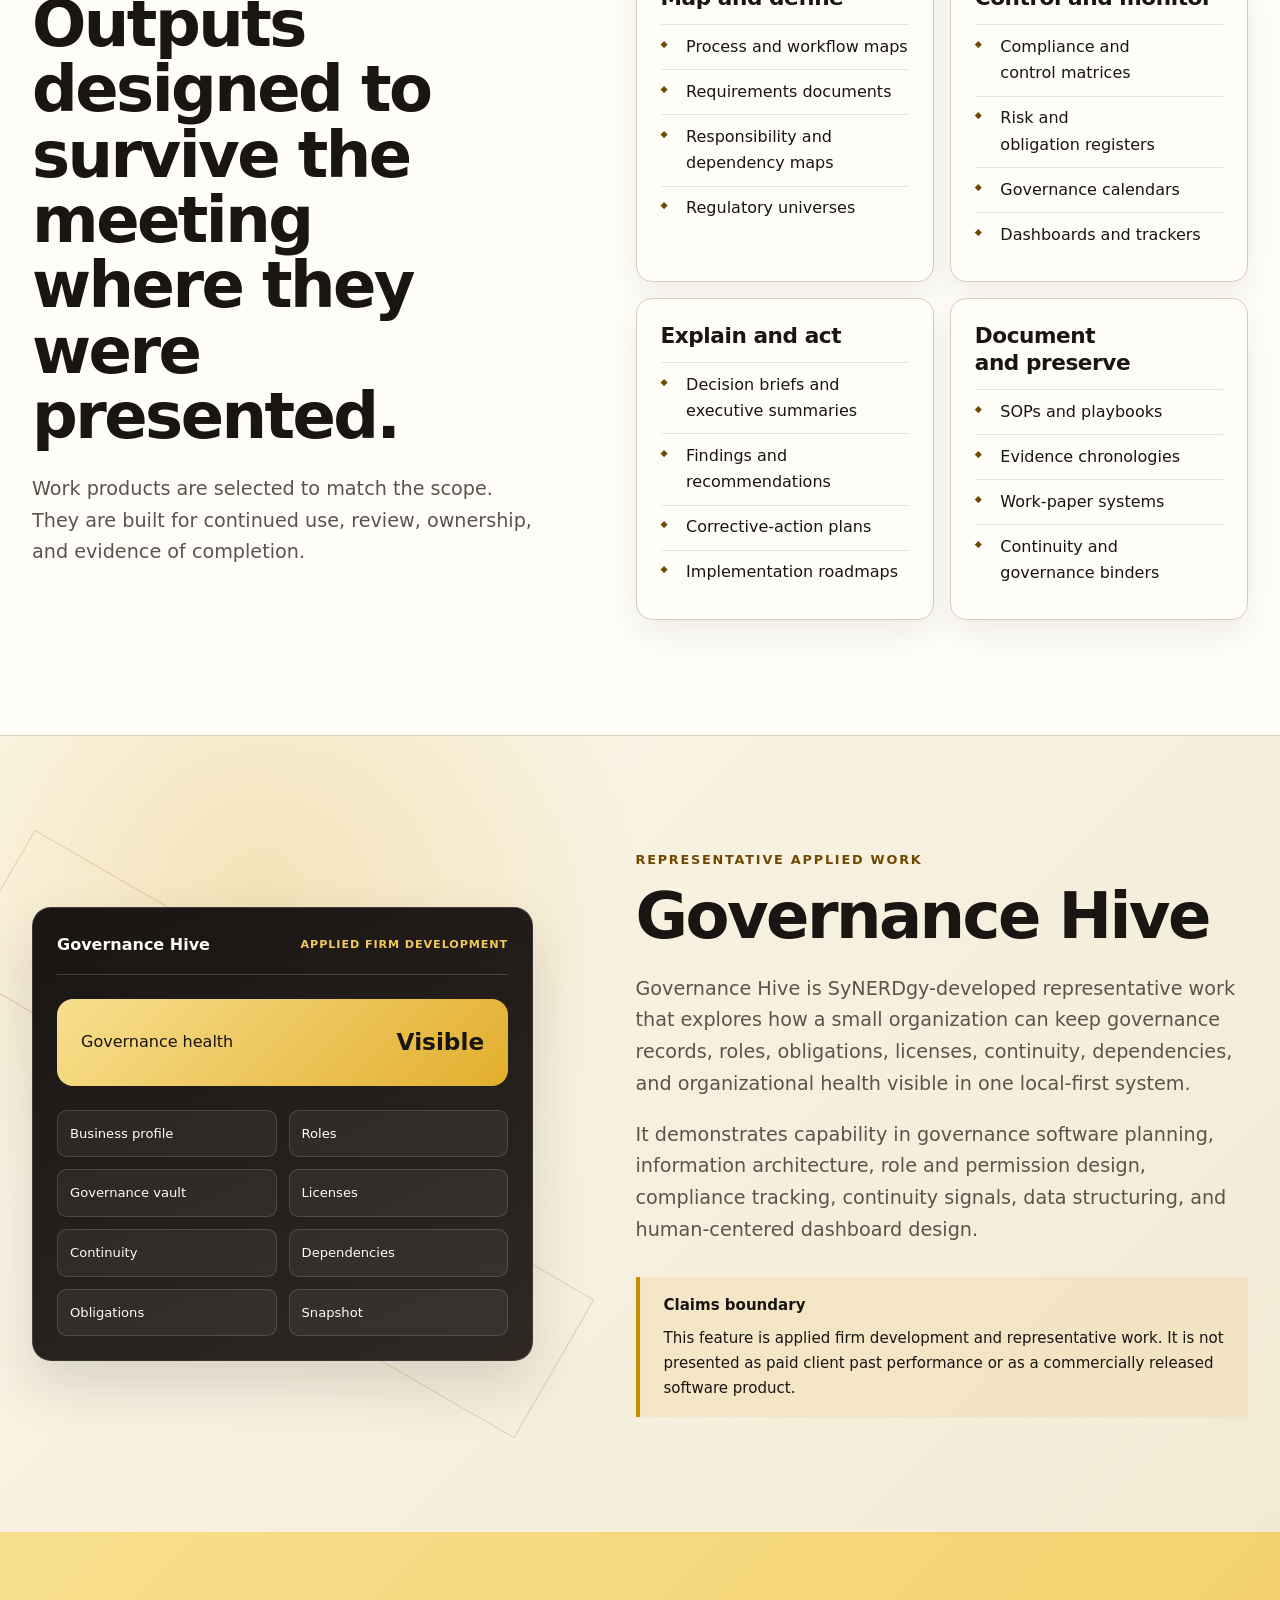
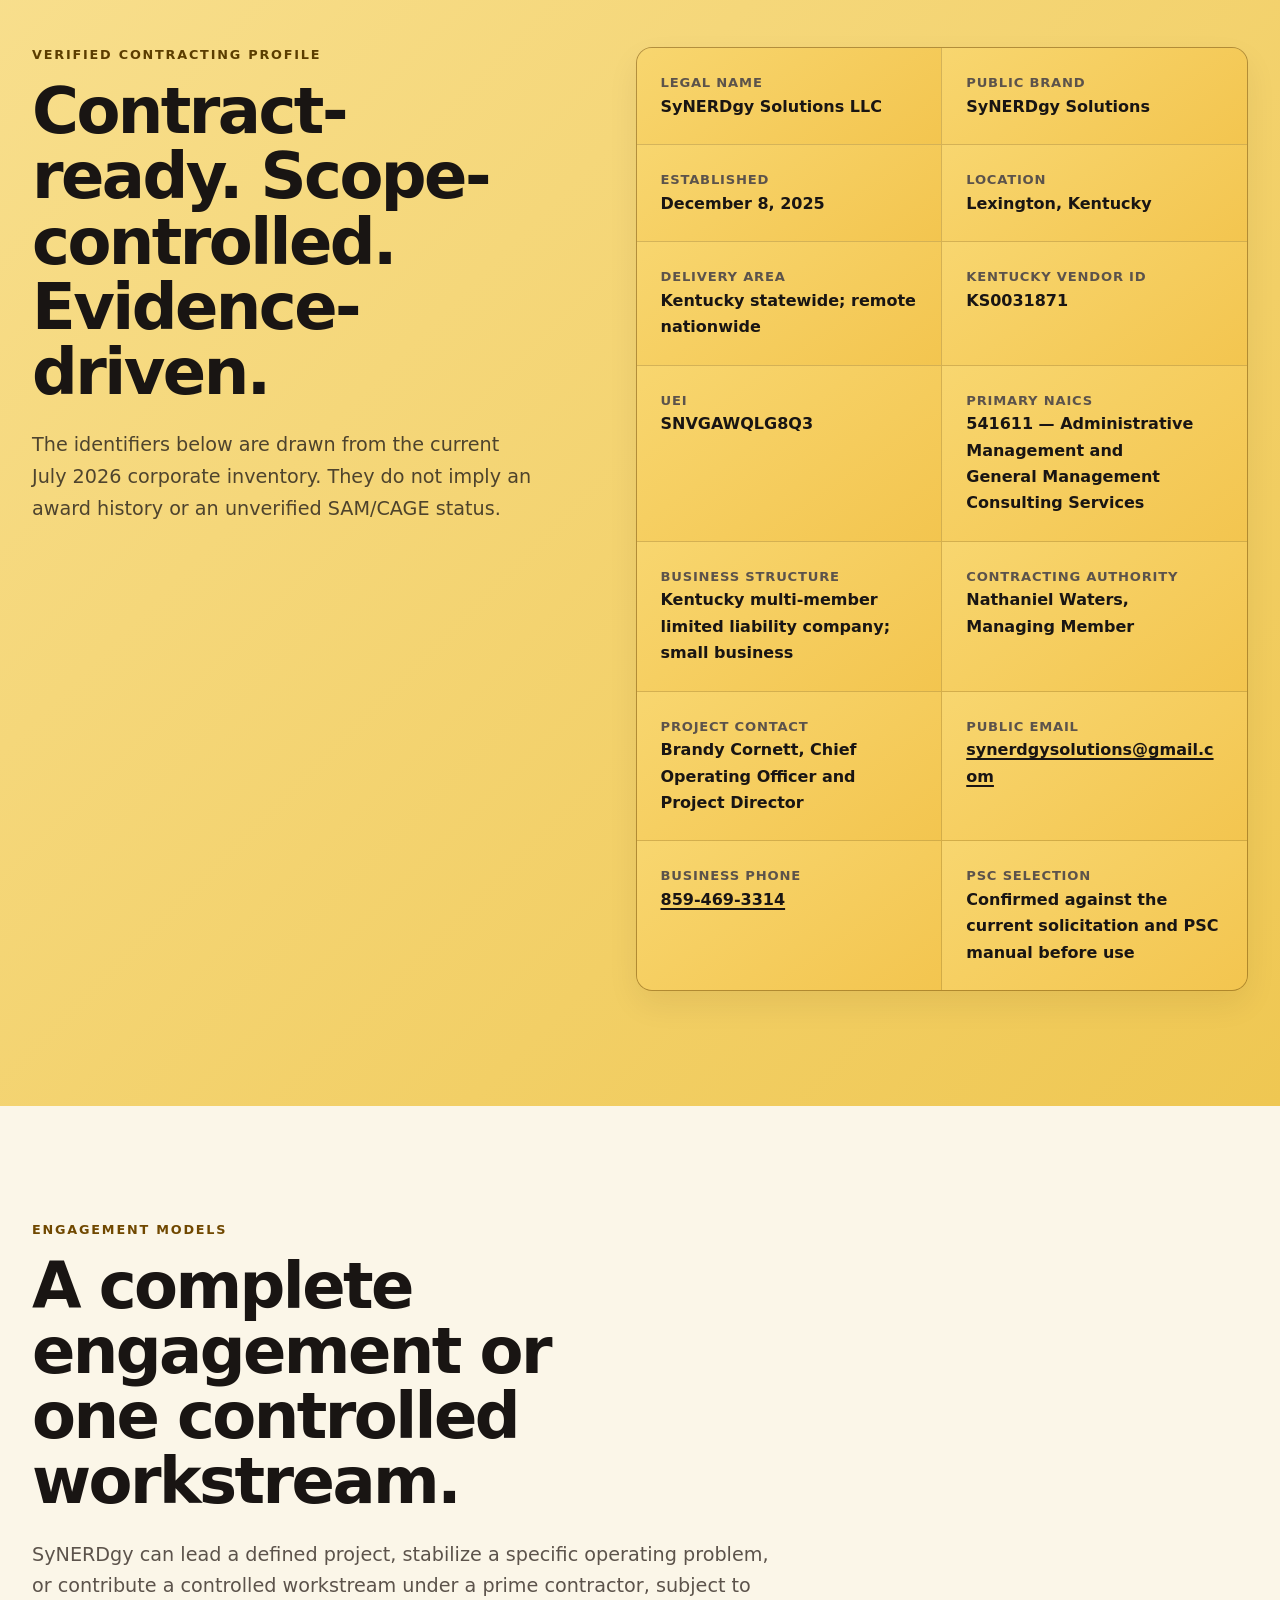
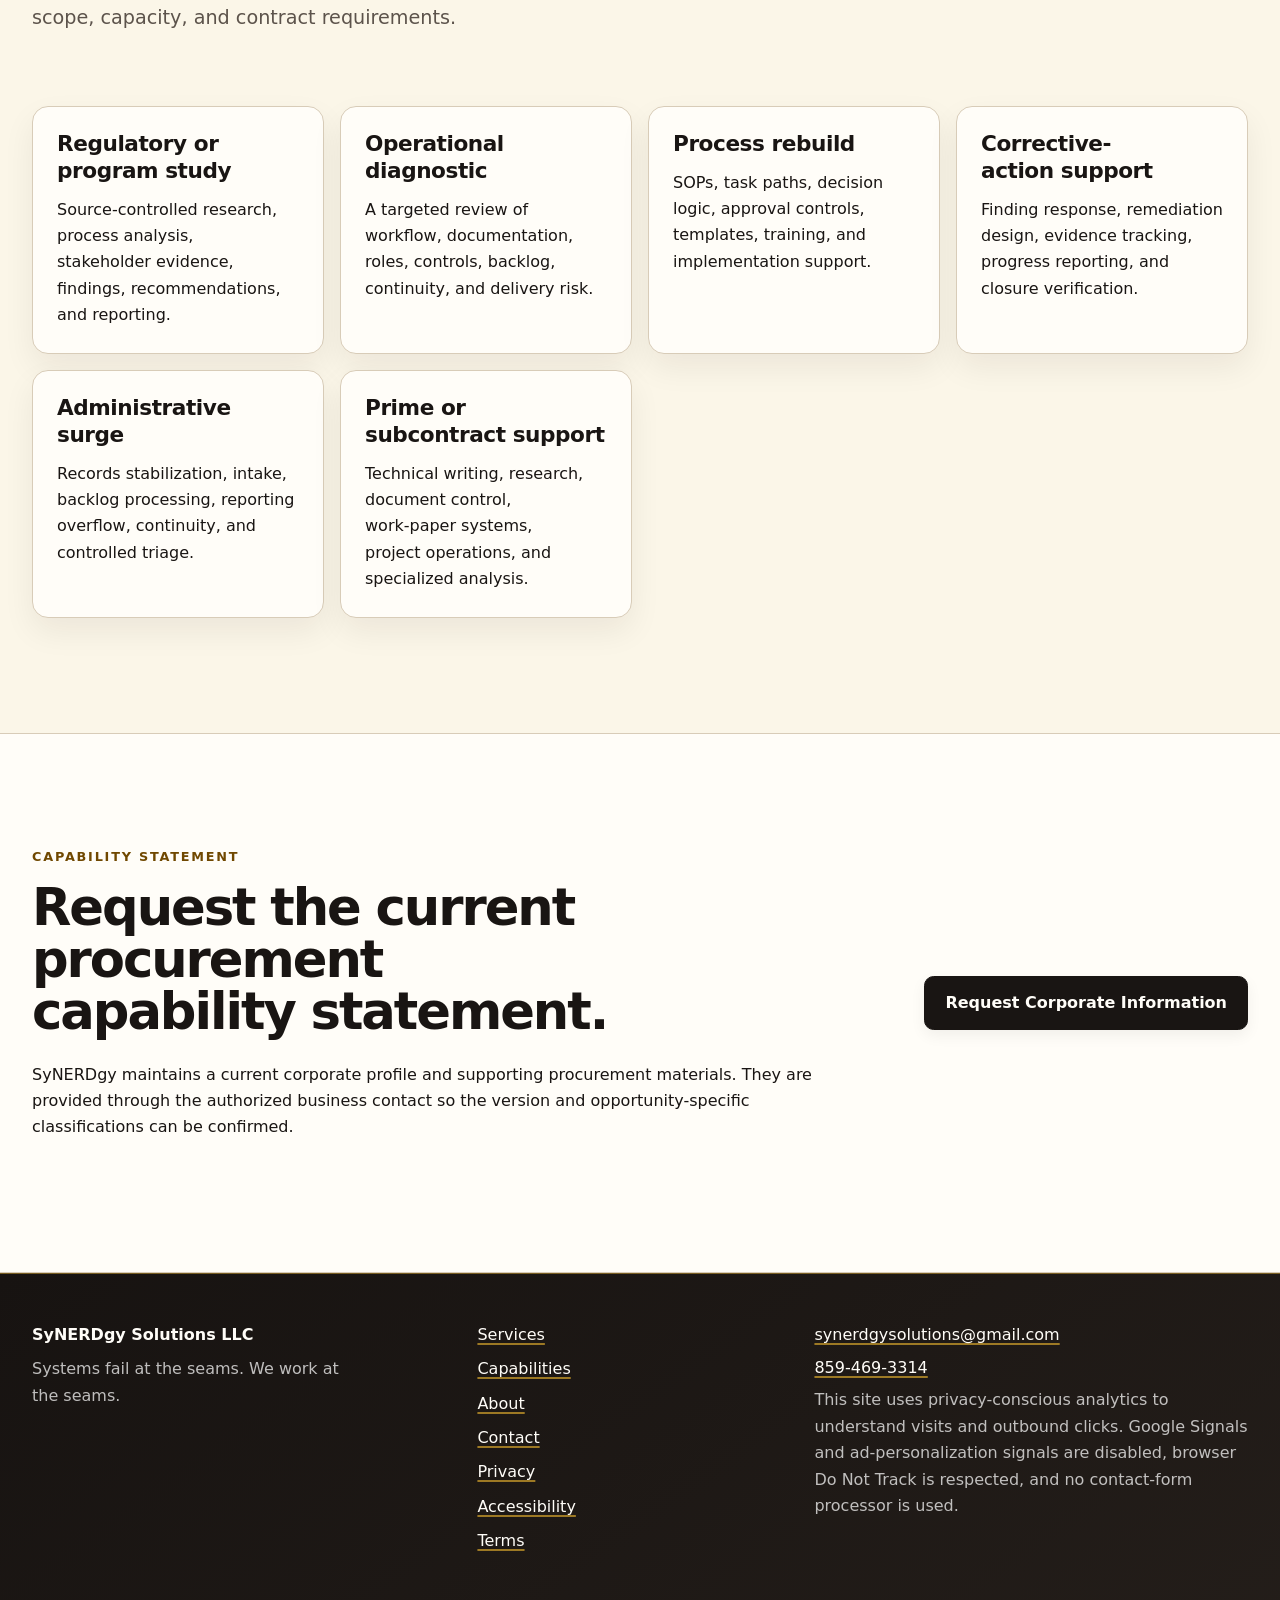
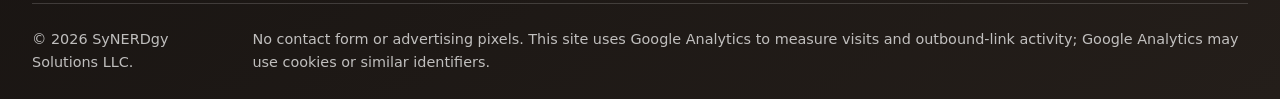
<file: capabilities/index.html>
<!doctype html>
<html lang="en">
<head>
  <!-- Google tag (gtag.js) -->
  <script async src="https://www.googletagmanager.com/gtag/js?id=G-LQPJNWQB9V"></script>
  <script>
    window.dataLayer = window.dataLayer || [];
    function gtag(){dataLayer.push(arguments);}
    gtag('js', new Date());

    gtag('config', 'G-LQPJNWQB9V');
  </script>
  <meta charset="utf-8">
  <meta name="viewport" content="width=device-width, initial-scale=1">
  <meta name="description" content="Review SyNERDgy capabilities, delivery practices, verified contracting identifiers, work products, and representative applied systems work.">
  <title>Capabilities | SyNERDgy Solutions</title>
  <meta name="theme-color" content="#11100E">
  <meta name="color-scheme" content="light">
  <meta property="og:type" content="website">
  <meta property="og:site_name" content="SyNERDgy Solutions">
  <meta property="og:title" content="Capabilities | SyNERDgy Solutions">
  <meta property="og:description" content="Review SyNERDgy capabilities, delivery practices, verified contracting identifiers, work products, and representative applied systems work.">
  <meta property="og:locale" content="en_US">
  <meta name="twitter:title" content="Capabilities | SyNERDgy Solutions">
  <meta name="twitter:description" content="Review SyNERDgy capabilities, delivery practices, verified contracting identifiers, work products, and representative applied systems work.">
  <link rel="icon" href="../assets/images/favicon.svg" type="image/svg+xml">
  <link rel="icon" href="../assets/images/icon-192.png" sizes="192x192" type="image/png">
  <link rel="apple-touch-icon" href="../assets/images/apple-touch-icon.png">
  <link rel="manifest" href="../site.webmanifest">
  <!-- BEGIN SITE URL METADATA -->
  <!-- Run: python3 scripts/configure_site_url.py https://your-domain.example -->
  <!-- END SITE URL METADATA -->
  <link rel="stylesheet" href="../assets/css/styles.css">
  <script src="../assets/js/main.js" defer></script>
</head>
<body>
  <a class="skip-link" href="#main-content">Skip to main content</a>

  <header class="site-header" data-site-header>
    <div class="site-header__inner container">
      <a class="brand" href="../" aria-label="SyNERDgy Solutions home">
        <span class="brand__hive" aria-hidden="true">
          <span></span><span></span><span></span><span></span><span></span>
        </span>
        <span class="brand__wordmark">
          <span class="brand__name">SyNERDgy</span>
          <span class="brand__descriptor">Solutions</span>
        </span>
      </a>

      <button class="nav-toggle" type="button" aria-expanded="false" aria-controls="primary-navigation" data-nav-toggle>
        <span class="nav-toggle__label">Menu</span>
        <span class="nav-toggle__icon" aria-hidden="true"></span>
      </button>

      <nav class="site-nav" id="primary-navigation" aria-label="Primary" data-site-nav>
        <ul class="site-nav__list">
          <li><a class="site-nav__link" href="../">Home</a></li>
          <li><a class="site-nav__link" href="../services/">Services</a></li>
          <li><a class="site-nav__link" href="../capabilities/" aria-current="page">Capabilities</a></li>
          <li><a class="site-nav__link" href="../about/">About</a></li>
          <li><a class="site-nav__link site-nav__link--contact" href="../contact/">Contact</a></li>
        </ul>
      </nav>
    </div>
  </header>

  <main id="main-content" tabindex="-1">
    <section class="page-intro page-intro--split section">
      <div class="container page-intro__grid">
        <div>
          <p class="eyebrow">Capabilities</p>
          <h1>From fragmented process to defensible performance.</h1>
          <p class="page-intro__lead">SyNERDgy studies how work actually moves, where requirements and records break down, and what must be rebuilt so ownership, controls, decisions, and completion evidence are clear.</p>
          <div class="button-row">
            <a class="button button--primary" href="../contact/">Request corporate information</a>
            <a class="button button--secondary" href="../services/">Explore services</a>
          </div>
        </div>

        <div class="capability-summary" aria-label="Corporate capability summary">
          <p class="capability-summary__label">MVP corporate profile</p>
          <dl class="mini-facts">
            <div><dt>Base</dt><dd>Lexington, Kentucky</dd></div>
            <div><dt>Delivery</dt><dd>Kentucky statewide; remote nationwide</dd></div>
            <div><dt>Primary NAICS</dt><dd>541611</dd></div>
            <div><dt>Structure</dt><dd>Kentucky multi-member LLC; small business</dd></div>
          </dl>
        </div>
      </div>
    </section>

    <section class="section section--ink" aria-labelledby="core-capabilities-title">
      <div class="container">
        <div class="section-heading section-heading--light">
          <p class="eyebrow eyebrow--light">Core capability families</p>
          <h2 id="core-capabilities-title">Trace it. Test it. Fix it. Prove it.</h2>
          <p>Capabilities are organized around the operating result a buyer needs, not an inflated catalog of every possible task.</p>
        </div>

        <div class="capability-grid">
          <article class="capability-card">
            <span>01</span>
            <h3>Operational diagnostics &amp; system mapping</h3>
            <p>Identify where work stalls, duplicates, drifts, or depends on undocumented judgment, then map the roles, handoffs, decisions, and continuity risks.</p>
          </article>
          <article class="capability-card">
            <span>02</span>
            <h3>Regulatory &amp; compliance architecture</h3>
            <p>Translate governing requirements into usable controls, records, decisions, calendars, implementation responsibilities, and verification steps.</p>
          </article>
          <article class="capability-card">
            <span>03</span>
            <h3>Workflow engineering &amp; SOP systems</h3>
            <p>Convert informal or fragmented work into clear task paths, procedures, approval controls, escalation rules, templates, and training materials.</p>
          </article>
          <article class="capability-card">
            <span>04</span>
            <h3>Evidence, records &amp; documentation control</h3>
            <p>Build records that show what happened, which requirement applied, who decided, what evidence supports the result, and which version controls.</p>
          </article>
          <article class="capability-card">
            <span>05</span>
            <h3>Corrective action, stabilization &amp; continuity</h3>
            <p>Restore control during backlog, turnover, monitoring, deadline pressure, or disruption with triage, status tracking, evidence, and closure checks.</p>
          </article>
          <article class="capability-card">
            <span>06</span>
            <h3>Stakeholder research &amp; program analysis</h3>
            <p>Combine primary sources, program records, stakeholder evidence, limitations, and comparisons without treating opinion or inference as proof.</p>
          </article>
        </div>
      </div>
    </section>

    <section class="section" aria-labelledby="delivery-title">
      <div class="container capability-delivery">
        <div class="section-heading">
          <p class="eyebrow">Controlled delivery</p>
          <h2 id="delivery-title">The work stays tied to an authorized scope and a reviewable record.</h2>
          <p>SyNERDgy documents sources, requirements, decisions, changes, limitations, approvals, and acceptance so a buyer can understand what was done and why.</p>
        </div>
        <ol class="delivery-track">
          <li><strong>Authorize</strong><span>Confirm objectives, scope, deliverables, schedule, access, dependencies, and acceptance criteria</span></li>
          <li><strong>Control</strong><span>Establish source, records, role, requirement, request, decision, and status controls</span></li>
          <li><strong>Analyze</strong><span>Evaluate the current condition, consistency, capacity, risk, evidence, and corrective options</span></li>
          <li><strong>Build</strong><span>Develop the work product, test completeness and usability, and document limitations</span></li>
          <li><strong>Verify</strong><span>Complete principal review, authorized release, acceptance documentation, and closeout</span></li>
        </ol>
      </div>
    </section>

    <section class="section section--surface" aria-labelledby="work-products-title">
      <div class="container deliverables-layout">
        <div class="section-heading">
          <p class="eyebrow">Representative work products</p>
          <h2 id="work-products-title">Outputs designed to survive the meeting where they were presented.</h2>
          <p>Work products are selected to match the scope. They are built for continued use, review, ownership, and evidence of completion.</p>
        </div>
        <div class="work-product-groups">
          <article>
            <h3>Map and define</h3>
            <ul class="compact-list">
              <li>Process and workflow maps</li>
              <li>Requirements documents</li>
              <li>Responsibility and dependency maps</li>
              <li>Regulatory universes</li>
            </ul>
          </article>
          <article>
            <h3>Control and monitor</h3>
            <ul class="compact-list">
              <li>Compliance and control matrices</li>
              <li>Risk and obligation registers</li>
              <li>Governance calendars</li>
              <li>Dashboards and trackers</li>
            </ul>
          </article>
          <article>
            <h3>Explain and act</h3>
            <ul class="compact-list">
              <li>Decision briefs and executive summaries</li>
              <li>Findings and recommendations</li>
              <li>Corrective-action plans</li>
              <li>Implementation roadmaps</li>
            </ul>
          </article>
          <article>
            <h3>Document and preserve</h3>
            <ul class="compact-list">
              <li>SOPs and playbooks</li>
              <li>Evidence chronologies</li>
              <li>Work-paper systems</li>
              <li>Continuity and governance binders</li>
            </ul>
          </article>
        </div>
      </div>
    </section>

    <section class="section governance-hive-section" aria-labelledby="hive-feature-title">
      <div class="container governance-hive-layout">
        <div class="governance-hive-visual" aria-label="Conceptual Governance Hive module map">
          <div class="hive-dashboard">
            <div class="hive-dashboard__top">
              <span>Governance Hive</span>
              <span class="status-dot">Applied firm development</span>
            </div>
            <div class="hive-dashboard__score">
              <span>Governance health</span>
              <strong>Visible</strong>
            </div>
            <div class="hive-dashboard__modules">
              <span>Business profile</span>
              <span>Roles</span>
              <span>Governance vault</span>
              <span>Licenses</span>
              <span>Continuity</span>
              <span>Dependencies</span>
              <span>Obligations</span>
              <span>Snapshot</span>
            </div>
          </div>
        </div>

        <div class="section-heading">
          <p class="eyebrow">Representative applied work</p>
          <h2 id="hive-feature-title">Governance Hive</h2>
          <p>Governance Hive is SyNERDgy-developed representative work that explores how a small organization can keep governance records, roles, obligations, licenses, continuity, dependencies, and organizational health visible in one local-first system.</p>
          <p>It demonstrates capability in governance software planning, information architecture, role and permission design, compliance tracking, continuity signals, data structuring, and human-centered dashboard design.</p>
          <div class="proof-boundary">
            <strong>Claims boundary</strong>
            <p>This feature is applied firm development and representative work. It is not presented as paid client past performance or as a commercially released software product.</p>
          </div>
        </div>
      </div>
    </section>

    <section class="section section--gold" aria-labelledby="contracting-title">
      <div class="container contracting-layout">
        <div class="section-heading">
          <p class="eyebrow">Verified contracting profile</p>
          <h2 id="contracting-title">Contract-ready. Scope-controlled. Evidence-driven.</h2>
          <p>The identifiers below are drawn from the current July 2026 corporate inventory. They do not imply an award history or an unverified SAM/CAGE status.</p>
        </div>

        <dl class="contracting-facts">
          <div><dt>Legal name</dt><dd>SyNERDgy Solutions LLC</dd></div>
          <div><dt>Public brand</dt><dd>SyNERDgy Solutions</dd></div>
          <div><dt>Established</dt><dd>December 8, 2025</dd></div>
          <div><dt>Location</dt><dd>Lexington, Kentucky</dd></div>
          <div><dt>Delivery area</dt><dd>Kentucky statewide; remote nationwide</dd></div>
          <div><dt>Kentucky Vendor ID</dt><dd>KS0031871</dd></div>
          <div><dt>UEI</dt><dd>SNVGAWQLG8Q3</dd></div>
          <div><dt>Primary NAICS</dt><dd>541611 — Administrative Management and General Management Consulting Services</dd></div>
          <div><dt>Business structure</dt><dd>Kentucky multi-member limited liability company; small business</dd></div>
          <div><dt>Contracting authority</dt><dd>Nathaniel Waters, Managing Member</dd></div>
          <div><dt>Project contact</dt><dd>Brandy Cornett, Chief Operating Officer and Project Director</dd></div>
          <div><dt>Public email</dt><dd><a href="mailto:synerdgysolutions@gmail.com">synerdgysolutions@gmail.com</a></dd></div>
          <div><dt>Business phone</dt><dd><a href="tel:+18594693314">859-469-3314</a></dd></div>
          <div><dt>PSC selection</dt><dd>Confirmed against the current solicitation and PSC manual before use</dd></div>
        </dl>
      </div>
    </section>

    <section class="section" aria-labelledby="engagement-models-title">
      <div class="container">
        <div class="section-heading">
          <p class="eyebrow">Engagement models</p>
          <h2 id="engagement-models-title">A complete engagement or one controlled workstream.</h2>
          <p>SyNERDgy can lead a defined project, stabilize a specific operating problem, or contribute a controlled workstream under a prime contractor, subject to scope, capacity, and contract requirements.</p>
        </div>
        <div class="engagement-card-grid">
          <article><h3>Regulatory or program study</h3><p>Source-controlled research, process analysis, stakeholder evidence, findings, recommendations, and reporting.</p></article>
          <article><h3>Operational diagnostic</h3><p>A targeted review of workflow, documentation, roles, controls, backlog, continuity, and delivery risk.</p></article>
          <article><h3>Process rebuild</h3><p>SOPs, task paths, decision logic, approval controls, templates, training, and implementation support.</p></article>
          <article><h3>Corrective-action support</h3><p>Finding response, remediation design, evidence tracking, progress reporting, and closure verification.</p></article>
          <article><h3>Administrative surge</h3><p>Records stabilization, intake, backlog processing, reporting overflow, continuity, and controlled triage.</p></article>
          <article><h3>Prime or subcontract support</h3><p>Technical writing, research, document control, work-paper systems, project operations, and specialized analysis.</p></article>
        </div>
      </div>
    </section>

    <section class="section section--surface" aria-labelledby="statement-title">
      <div class="container capability-statement-callout">
        <div>
          <p class="eyebrow">Capability statement</p>
          <h2 id="statement-title">Request the current procurement capability statement.</h2>
          <p>SyNERDgy maintains a current corporate profile and supporting procurement materials. They are provided through the authorized business contact so the version and opportunity-specific classifications can be confirmed.</p>
        </div>
        <a class="button button--primary" href="mailto:synerdgysolutions@gmail.com?subject=SyNERDgy%20Corporate%20Information%20Request">Request Corporate Information</a>
      </div>
    </section>
  </main>

  <footer class="site-footer">
    <div class="container site-footer__grid">
      <div>
        <p class="site-footer__brand">SyNERDgy Solutions LLC</p>
        <p class="site-footer__tagline">Systems fail at the seams. We work at the seams.</p>
      </div>
      <nav aria-label="Footer">
        <ul class="footer-nav">
          <li><a href="../services/">Services</a></li>
          <li><a href="../capabilities/">Capabilities</a></li>
          <li><a href="../about/">About</a></li>
          <li><a href="../contact/">Contact</a></li>
          <li><a href="../contact/#privacy-notice">Privacy</a></li>
          <li><a href="../contact/#accessibility">Accessibility</a></li>
          <li><a href="../contact/#terms">Terms</a></li>
        </ul>
      </nav>
      <div class="site-footer__contact">
        <a href="mailto:synerdgysolutions@gmail.com">synerdgysolutions@gmail.com</a>
        <a href="tel:+18594693314">859-469-3314</a>
        <p>Lexington, Kentucky · Kentucky statewide · Remote nationwide</p>
      </div>
    </div>
    <div class="container site-footer__bottom">
      <p>&copy; <span data-current-year>2026</span> SyNERDgy Solutions LLC.</p>
      <p>No contact form or advertising pixels. This site uses Google Analytics to measure visits and outbound-link activity; Google Analytics may use cookies or similar identifiers.</p>
    </div>
  </footer>
</body>
</html>
</file>
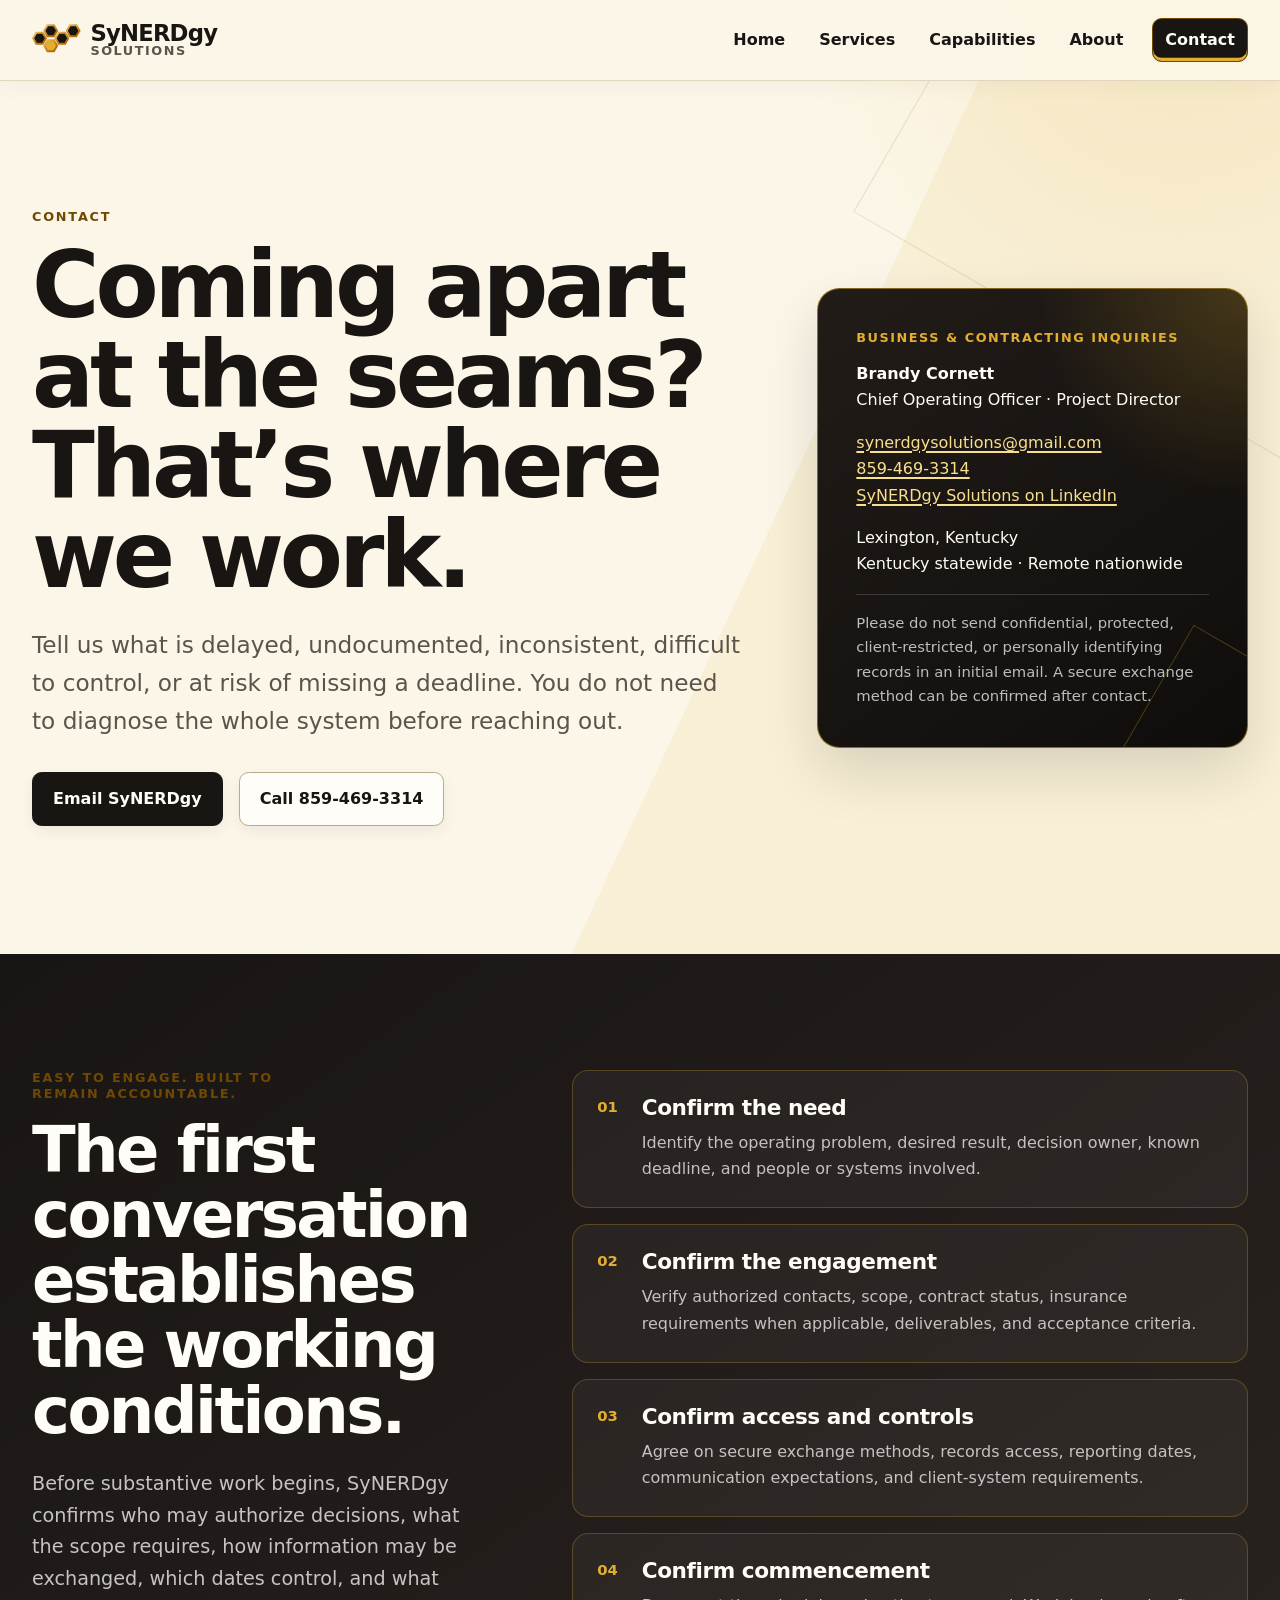
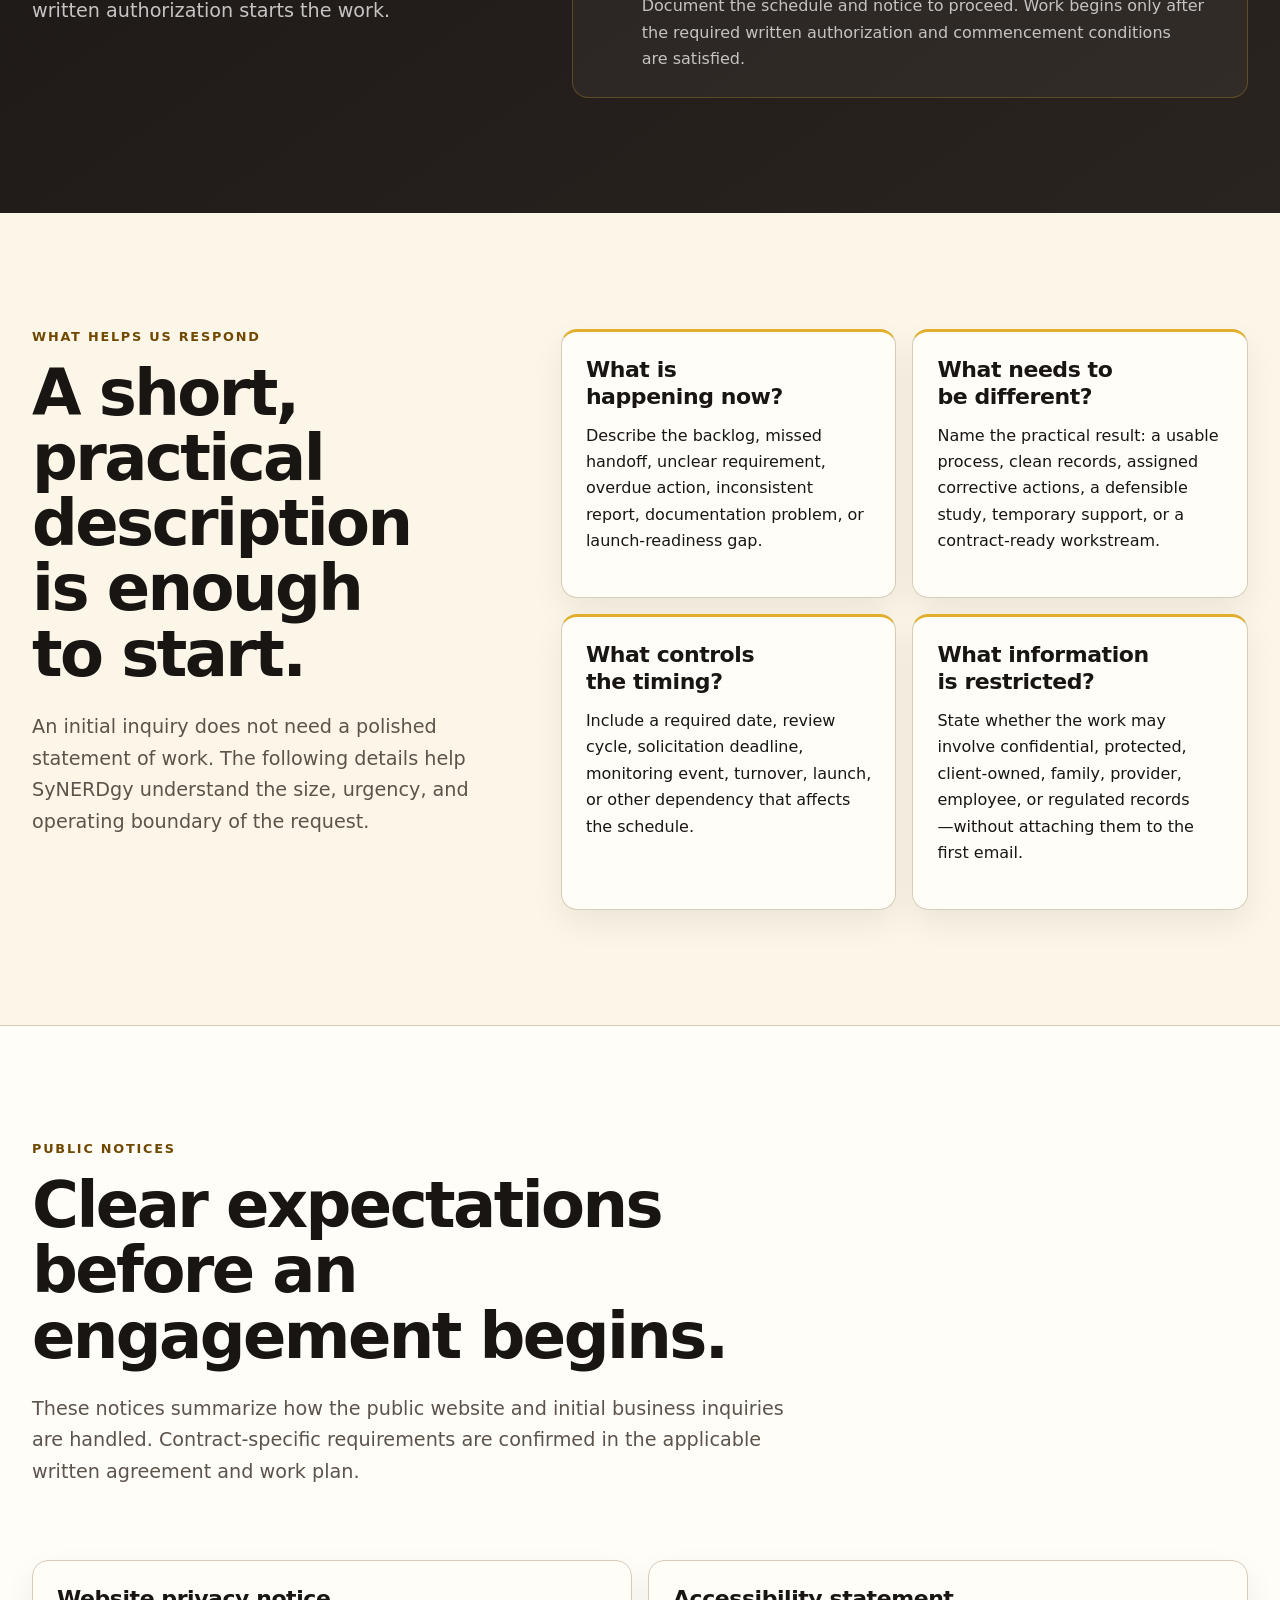
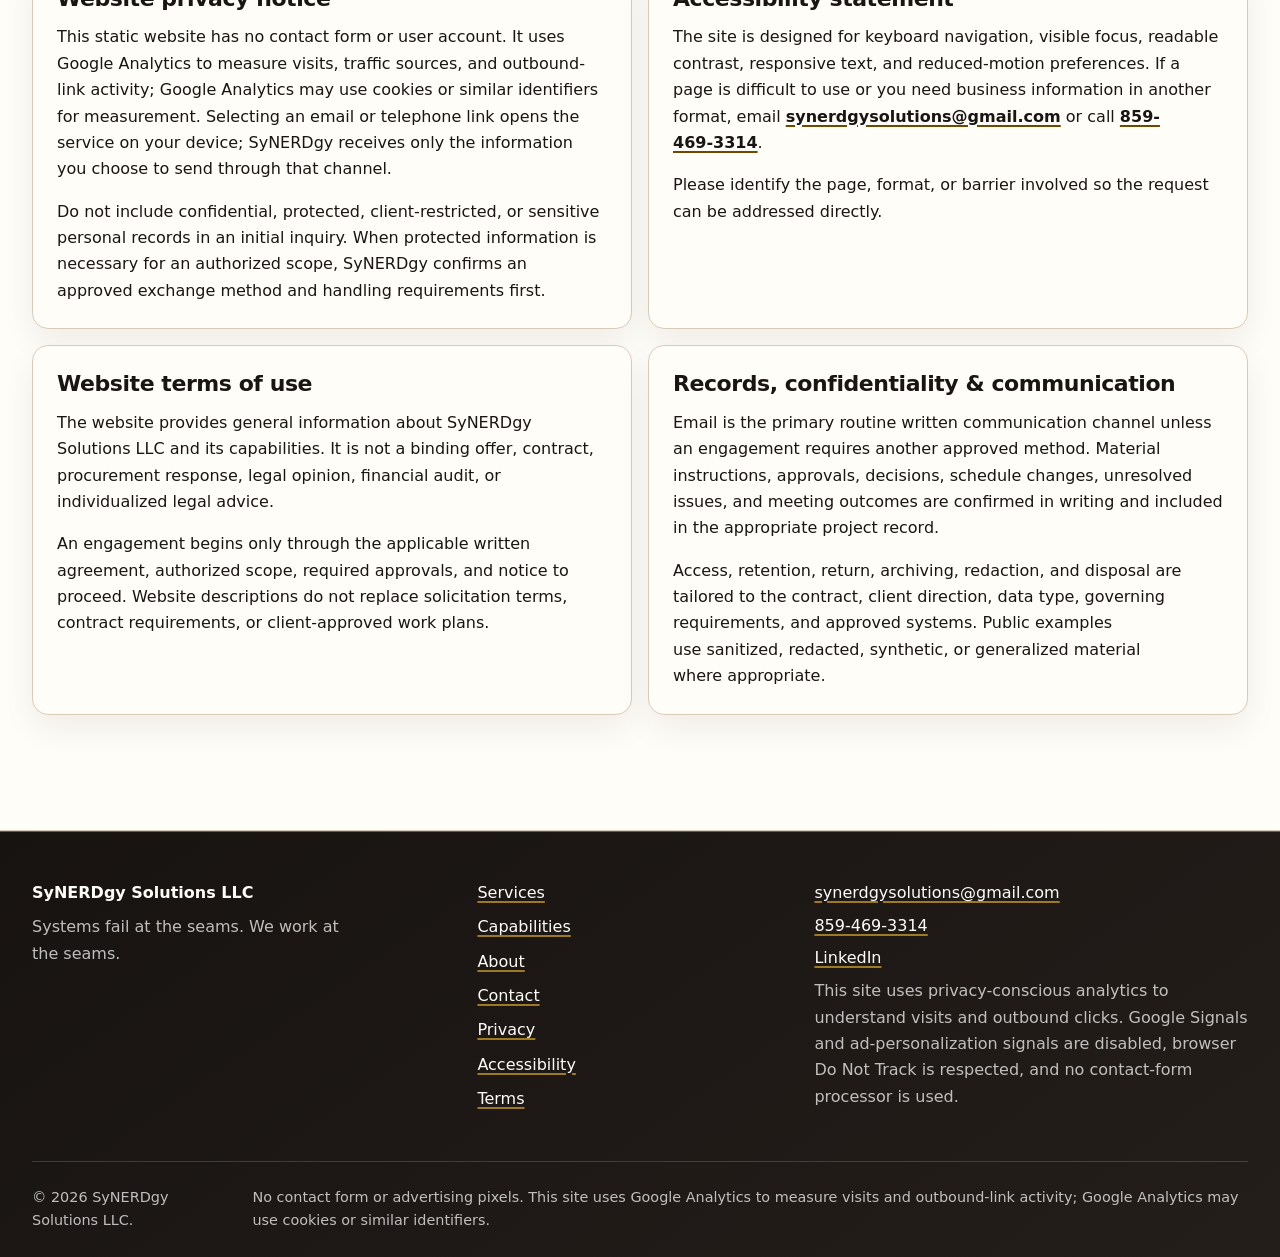
<file: contact/index.html>
<!doctype html>
<html lang="en">
<head>
  <!-- Google tag (gtag.js) -->
  <script async src="https://www.googletagmanager.com/gtag/js?id=G-LQPJNWQB9V"></script>
  <script>
    window.dataLayer = window.dataLayer || [];
    function gtag(){dataLayer.push(arguments);}
    gtag('js', new Date());

    gtag('config', 'G-LQPJNWQB9V');
  </script>
  <meta charset="utf-8">
  <meta name="viewport" content="width=device-width, initial-scale=1">
  <meta name="description" content="Contact SyNERDgy Solutions about operational diagnostics, process rebuilding, corrective action, administrative surge, or contract support.">
  <title>Contact | SyNERDgy Solutions</title>
  <meta name="theme-color" content="#11100E">
  <meta name="color-scheme" content="light">
  <meta property="og:type" content="website">
  <meta property="og:site_name" content="SyNERDgy Solutions">
  <meta property="og:title" content="Contact | SyNERDgy Solutions">
  <meta property="og:description" content="Contact SyNERDgy Solutions about operational diagnostics, process rebuilding, corrective action, administrative surge, or contract support.">
  <meta property="og:locale" content="en_US">
  <meta name="twitter:title" content="Contact | SyNERDgy Solutions">
  <meta name="twitter:description" content="Contact SyNERDgy Solutions about operational diagnostics, process rebuilding, corrective action, administrative surge, or contract support.">
  <link rel="icon" href="../assets/images/favicon.svg" type="image/svg+xml">
  <link rel="icon" href="../assets/images/icon-192.png" sizes="192x192" type="image/png">
  <link rel="apple-touch-icon" href="../assets/images/apple-touch-icon.png">
  <link rel="manifest" href="../site.webmanifest">
  <!-- BEGIN SITE URL METADATA -->
  <!-- Run: python3 scripts/configure_site_url.py https://your-domain.example -->
  <!-- END SITE URL METADATA -->
  <link rel="stylesheet" href="../assets/css/styles.css">
  <script src="../assets/js/main.js" defer></script>
</head>
<body>
  <a class="skip-link" href="#main-content">Skip to main content</a>

  <header class="site-header" data-site-header>
    <div class="site-header__inner container">
      <a class="brand" href="../" aria-label="SyNERDgy Solutions home">
        <span class="brand__hive" aria-hidden="true">
          <span></span><span></span><span></span><span></span><span></span>
        </span>
        <span class="brand__wordmark">
          <span class="brand__name">SyNERDgy</span>
          <span class="brand__descriptor">Solutions</span>
        </span>
      </a>

      <button class="nav-toggle" type="button" aria-expanded="false" aria-controls="primary-navigation" data-nav-toggle>
        <span class="nav-toggle__label">Menu</span>
        <span class="nav-toggle__icon" aria-hidden="true"></span>
      </button>

      <nav class="site-nav" id="primary-navigation" aria-label="Primary" data-site-nav>
        <ul class="site-nav__list">
            <li><a class="site-nav__link" href="../">Home</a></li>
            <li><a class="site-nav__link" href="../services/">Services</a></li>
            <li><a class="site-nav__link" href="../capabilities/">Capabilities</a></li>
            <li><a class="site-nav__link" href="../about/">About</a></li>
            <li><a class="site-nav__link site-nav__link--contact" href="../contact/" aria-current="page">Contact</a></li>
        </ul>
      </nav>
    </div>
  </header>

  <main id="main-content" tabindex="-1">
    <section class="page-intro page-intro--split section">
      <div class="container contact-intro">
        <div>
          <p class="eyebrow">Contact</p>
          <h1>Coming apart at the seams? That’s where we work.</h1>
          <p class="page-intro__lead">Tell us what is delayed, undocumented, inconsistent, difficult to control, or at risk of missing a deadline. You do not need to diagnose the whole system before reaching out.</p>
          <div class="button-row">
            <a class="button button--primary" href="mailto:synerdgysolutions@gmail.com?subject=SyNERDgy%20Project%20Inquiry">Email SyNERDgy</a>
            <a class="button button--secondary" href="tel:+18594693314">Call 859-469-3314</a>
          </div>
        </div>

        <aside class="contact-card" aria-labelledby="contact-card-title">
          <p class="contact-card__label" id="contact-card-title">Business &amp; contracting inquiries</p>
          <p><strong>Brandy Cornett</strong><br>Chief Operating Officer · Project Director</p>
          <p><a href="mailto:synerdgysolutions@gmail.com">synerdgysolutions@gmail.com</a><br><a href="tel:+18594693314">859-469-3314</a><br><a href="https://www.linkedin.com/company/synerdgy-solutions-llc/" rel="me noopener noreferrer">SyNERDgy Solutions on LinkedIn</a></p>
          <p>Lexington, Kentucky<br>Kentucky statewide · Remote nationwide</p>
          <p class="contact-card__note">Please do not send confidential, protected, client-restricted, or personally identifying records in an initial email. A secure exchange method can be confirmed after contact.</p>
        </aside>
      </div>
    </section>

    <section class="section section--ink" aria-labelledby="contact-process-title">
      <div class="container contact-process">
        <div class="section-heading section-heading--light">
          <p class="eyebrow eyebrow--light">Easy to engage. Built to remain accountable.</p>
          <h2 id="contact-process-title">The first conversation establishes the working conditions.</h2>
          <p>Before substantive work begins, SyNERDgy confirms who may authorize decisions, what the scope requires, how information may be exchanged, which dates control, and what written authorization starts the work.</p>
        </div>
        <ol class="contact-process__steps">
          <li><span>01</span><div><h3>Confirm the need</h3><p>Identify the operating problem, desired result, decision owner, known deadline, and people or systems involved.</p></div></li>
          <li><span>02</span><div><h3>Confirm the engagement</h3><p>Verify authorized contacts, scope, contract status, insurance requirements when applicable, deliverables, and acceptance criteria.</p></div></li>
          <li><span>03</span><div><h3>Confirm access and controls</h3><p>Agree on secure exchange methods, records access, reporting dates, communication expectations, and client-system requirements.</p></div></li>
          <li><span>04</span><div><h3>Confirm commencement</h3><p>Document the schedule and notice to proceed. Work begins only after the required written authorization and commencement conditions are satisfied.</p></div></li>
        </ol>
      </div>
    </section>

    <section class="section" aria-labelledby="inquiry-title">
      <div class="container inquiry-layout">
        <div class="section-heading">
          <p class="eyebrow">What helps us respond</p>
          <h2 id="inquiry-title">A short, practical description is enough to start.</h2>
          <p>An initial inquiry does not need a polished statement of work. The following details help SyNERDgy understand the size, urgency, and operating boundary of the request.</p>
        </div>
        <div class="inquiry-cards">
          <article>
            <h3>What is happening now?</h3>
            <p>Describe the backlog, missed handoff, unclear requirement, overdue action, inconsistent report, documentation problem, or launch-readiness gap.</p>
          </article>
          <article>
            <h3>What needs to be different?</h3>
            <p>Name the practical result: a usable process, clean records, assigned corrective actions, a defensible study, temporary support, or a contract-ready workstream.</p>
          </article>
          <article>
            <h3>What controls the timing?</h3>
            <p>Include a required date, review cycle, solicitation deadline, monitoring event, turnover, launch, or other dependency that affects the schedule.</p>
          </article>
          <article>
            <h3>What information is restricted?</h3>
            <p>State whether the work may involve confidential, protected, client-owned, family, provider, employee, or regulated records—without attaching them to the first email.</p>
          </article>
        </div>
      </div>
    </section>

    <section class="section section--surface public-notices" aria-labelledby="notices-title">
      <div class="container">
        <div class="section-heading">
          <p class="eyebrow">Public notices</p>
          <h2 id="notices-title">Clear expectations before an engagement begins.</h2>
          <p>These notices summarize how the public website and initial business inquiries are handled. Contract-specific requirements are confirmed in the applicable written agreement and work plan.</p>
        </div>

        <div class="notice-grid">
          <article class="notice-card" id="privacy-notice">
            <h3>Website privacy notice</h3>
            <p>This static website has no contact form or user account. It uses Google Analytics to measure visits, traffic sources, and outbound-link activity; Google Analytics may use cookies or similar identifiers for measurement. Selecting an email or telephone link opens the service on your device; SyNERDgy receives only the information you choose to send through that channel.</p>
            <p>Do not include confidential, protected, client-restricted, or sensitive personal records in an initial inquiry. When protected information is necessary for an authorized scope, SyNERDgy confirms an approved exchange method and handling requirements first.</p>
          </article>

          <article class="notice-card" id="accessibility">
            <h3>Accessibility statement</h3>
            <p>The site is designed for keyboard navigation, visible focus, readable contrast, responsive text, and reduced-motion preferences. If a page is difficult to use or you need business information in another format, email <a href="mailto:synerdgysolutions@gmail.com?subject=Website%20Accessibility">synerdgysolutions@gmail.com</a> or call <a href="tel:+18594693314">859-469-3314</a>.</p>
            <p>Please identify the page, format, or barrier involved so the request can be addressed directly.</p>
          </article>

          <article class="notice-card" id="terms">
            <h3>Website terms of use</h3>
            <p>The website provides general information about SyNERDgy Solutions LLC and its capabilities. It is not a binding offer, contract, procurement response, legal opinion, financial audit, or individualized legal advice.</p>
            <p>An engagement begins only through the applicable written agreement, authorized scope, required approvals, and notice to proceed. Website descriptions do not replace solicitation terms, contract requirements, or client-approved work plans.</p>
          </article>

          <article class="notice-card" id="records-and-communication">
            <h3>Records, confidentiality &amp; communication</h3>
            <p>Email is the primary routine written communication channel unless an engagement requires another approved method. Material instructions, approvals, decisions, schedule changes, unresolved issues, and meeting outcomes are confirmed in writing and included in the appropriate project record.</p>
            <p>Access, retention, return, archiving, redaction, and disposal are tailored to the contract, client direction, data type, governing requirements, and approved systems. Public examples use sanitized, redacted, synthetic, or generalized material where appropriate.</p>
          </article>
        </div>
      </div>
    </section>
  </main>

  <footer class="site-footer">
    <div class="container site-footer__grid">
      <div>
        <p class="site-footer__brand">SyNERDgy Solutions LLC</p>
        <p class="site-footer__tagline">Systems fail at the seams. We work at the seams.</p>
      </div>
      <nav aria-label="Footer">
        <ul class="footer-nav">
          <li><a href="../services/">Services</a></li>
          <li><a href="../capabilities/">Capabilities</a></li>
          <li><a href="../about/">About</a></li>
          <li><a href="../contact/">Contact</a></li>
          <li><a href="#privacy-notice">Privacy</a></li>
          <li><a href="#accessibility">Accessibility</a></li>
          <li><a href="#terms">Terms</a></li>
        </ul>
      </nav>
      <div class="site-footer__contact">
        <a href="mailto:synerdgysolutions@gmail.com">synerdgysolutions@gmail.com</a>
        <a href="tel:+18594693314">859-469-3314</a>
        <a href="https://www.linkedin.com/company/synerdgy-solutions-llc/" rel="me noopener noreferrer">LinkedIn</a>
        <p>Lexington, Kentucky · Kentucky statewide · Remote nationwide</p>
      </div>
    </div>
    <div class="container site-footer__bottom">
      <p>&copy; <span data-current-year>2026</span> SyNERDgy Solutions LLC.</p>
      <p>No contact form or advertising pixels. This site uses Google Analytics to measure visits and outbound-link activity; Google Analytics may use cookies or similar identifiers.</p>
    </div>
  </footer>
</body>
</html>
</file>
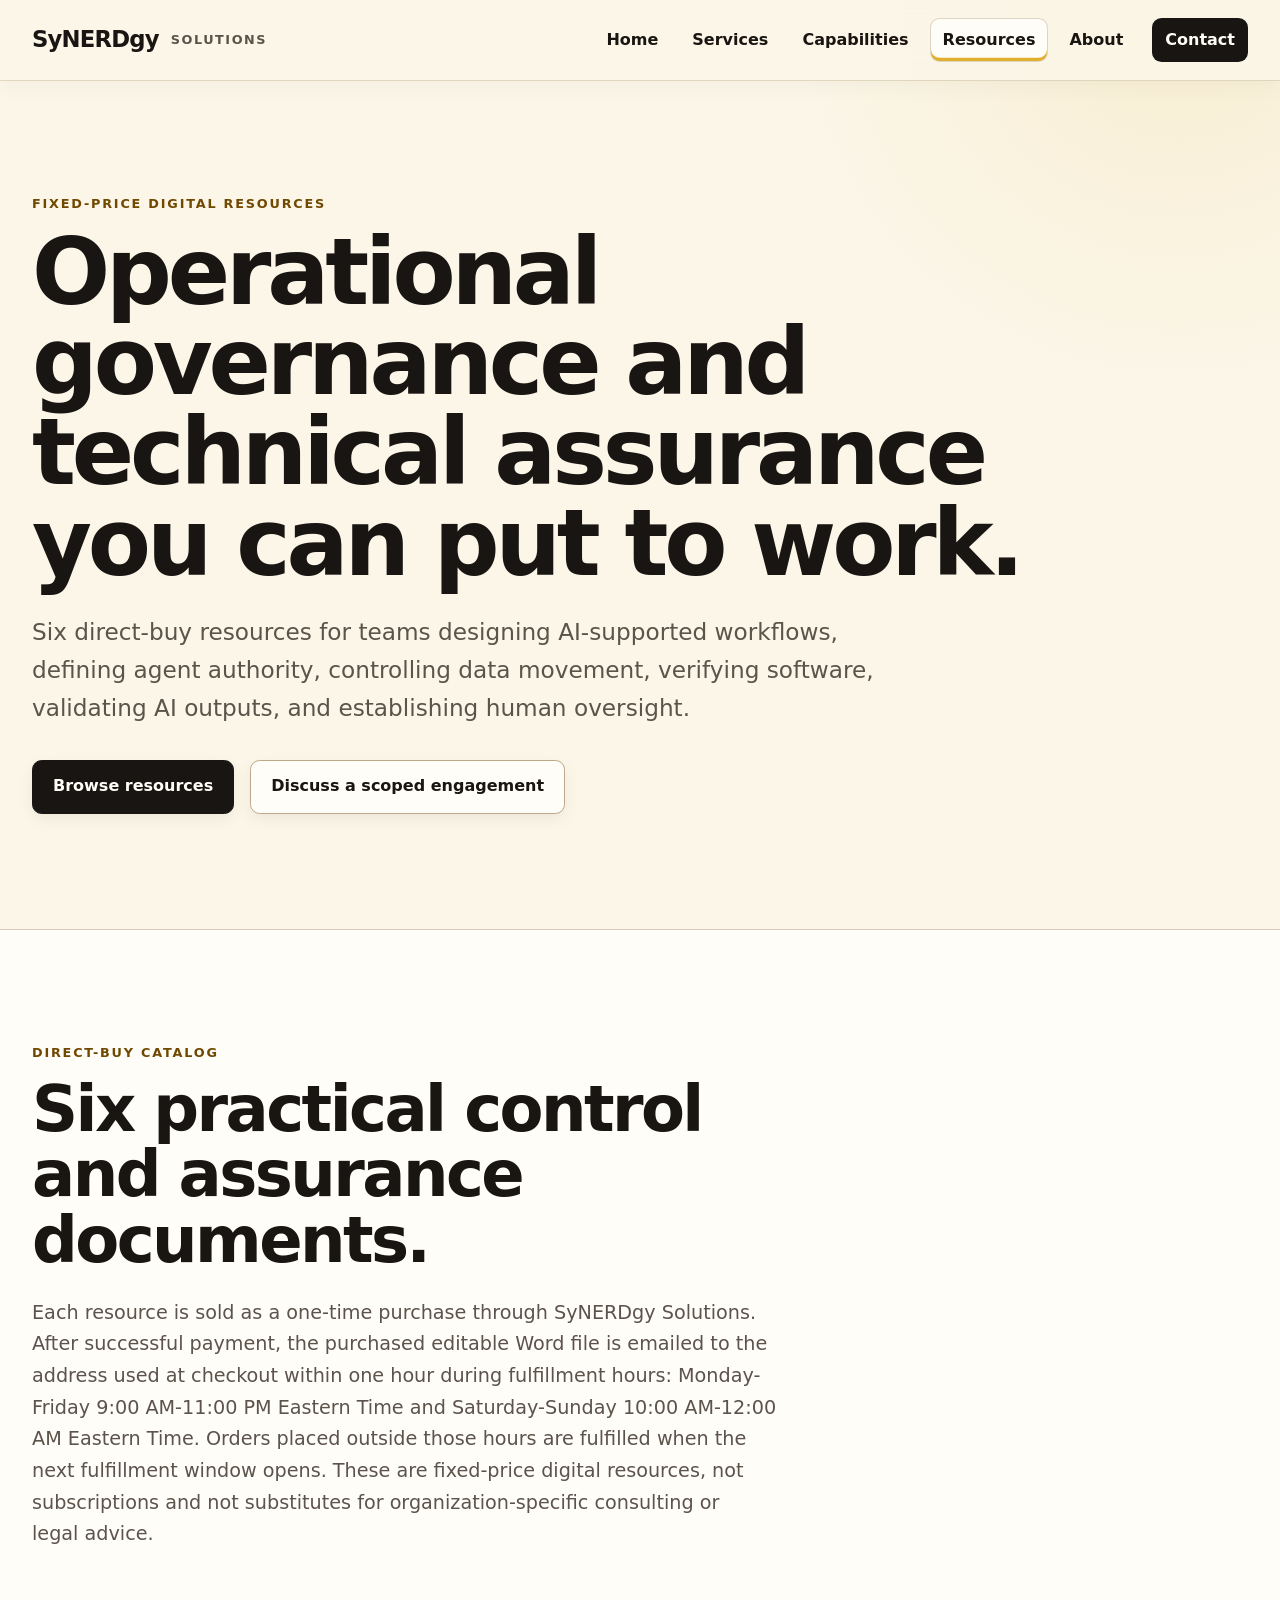
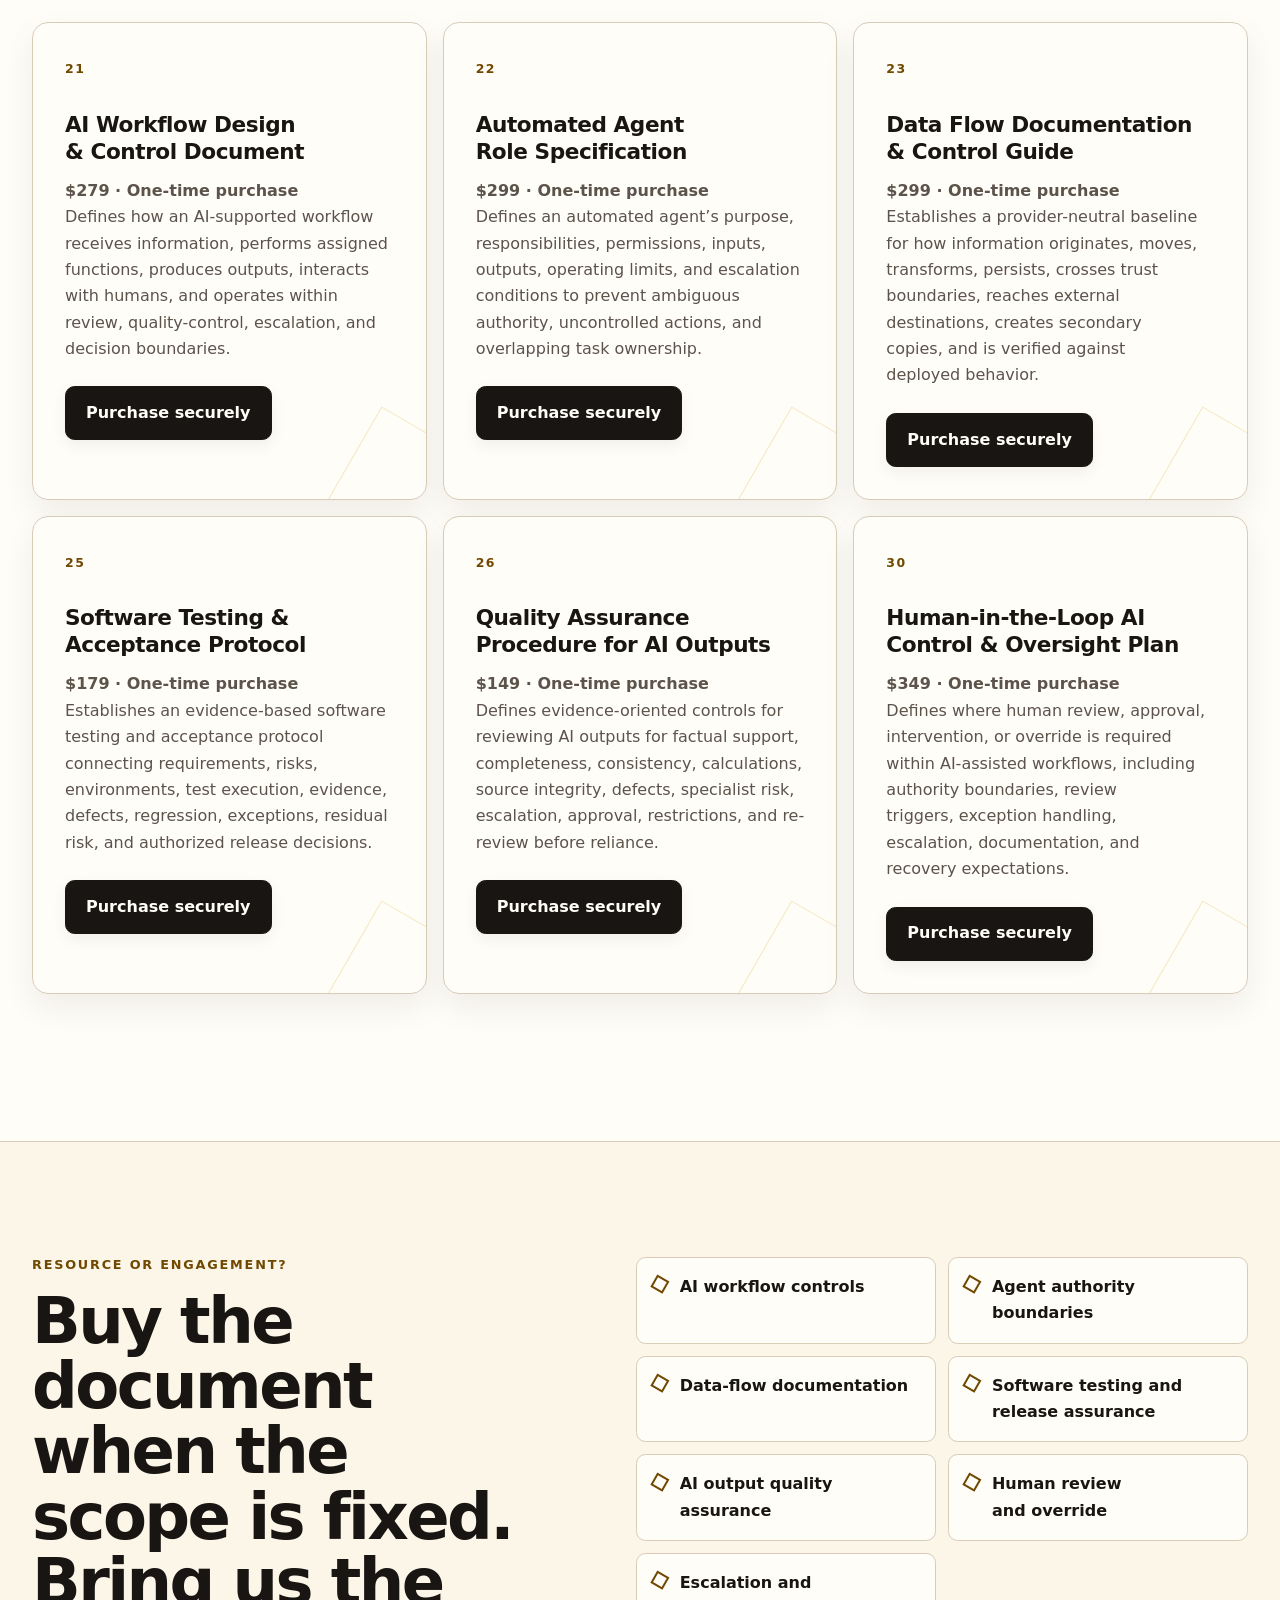
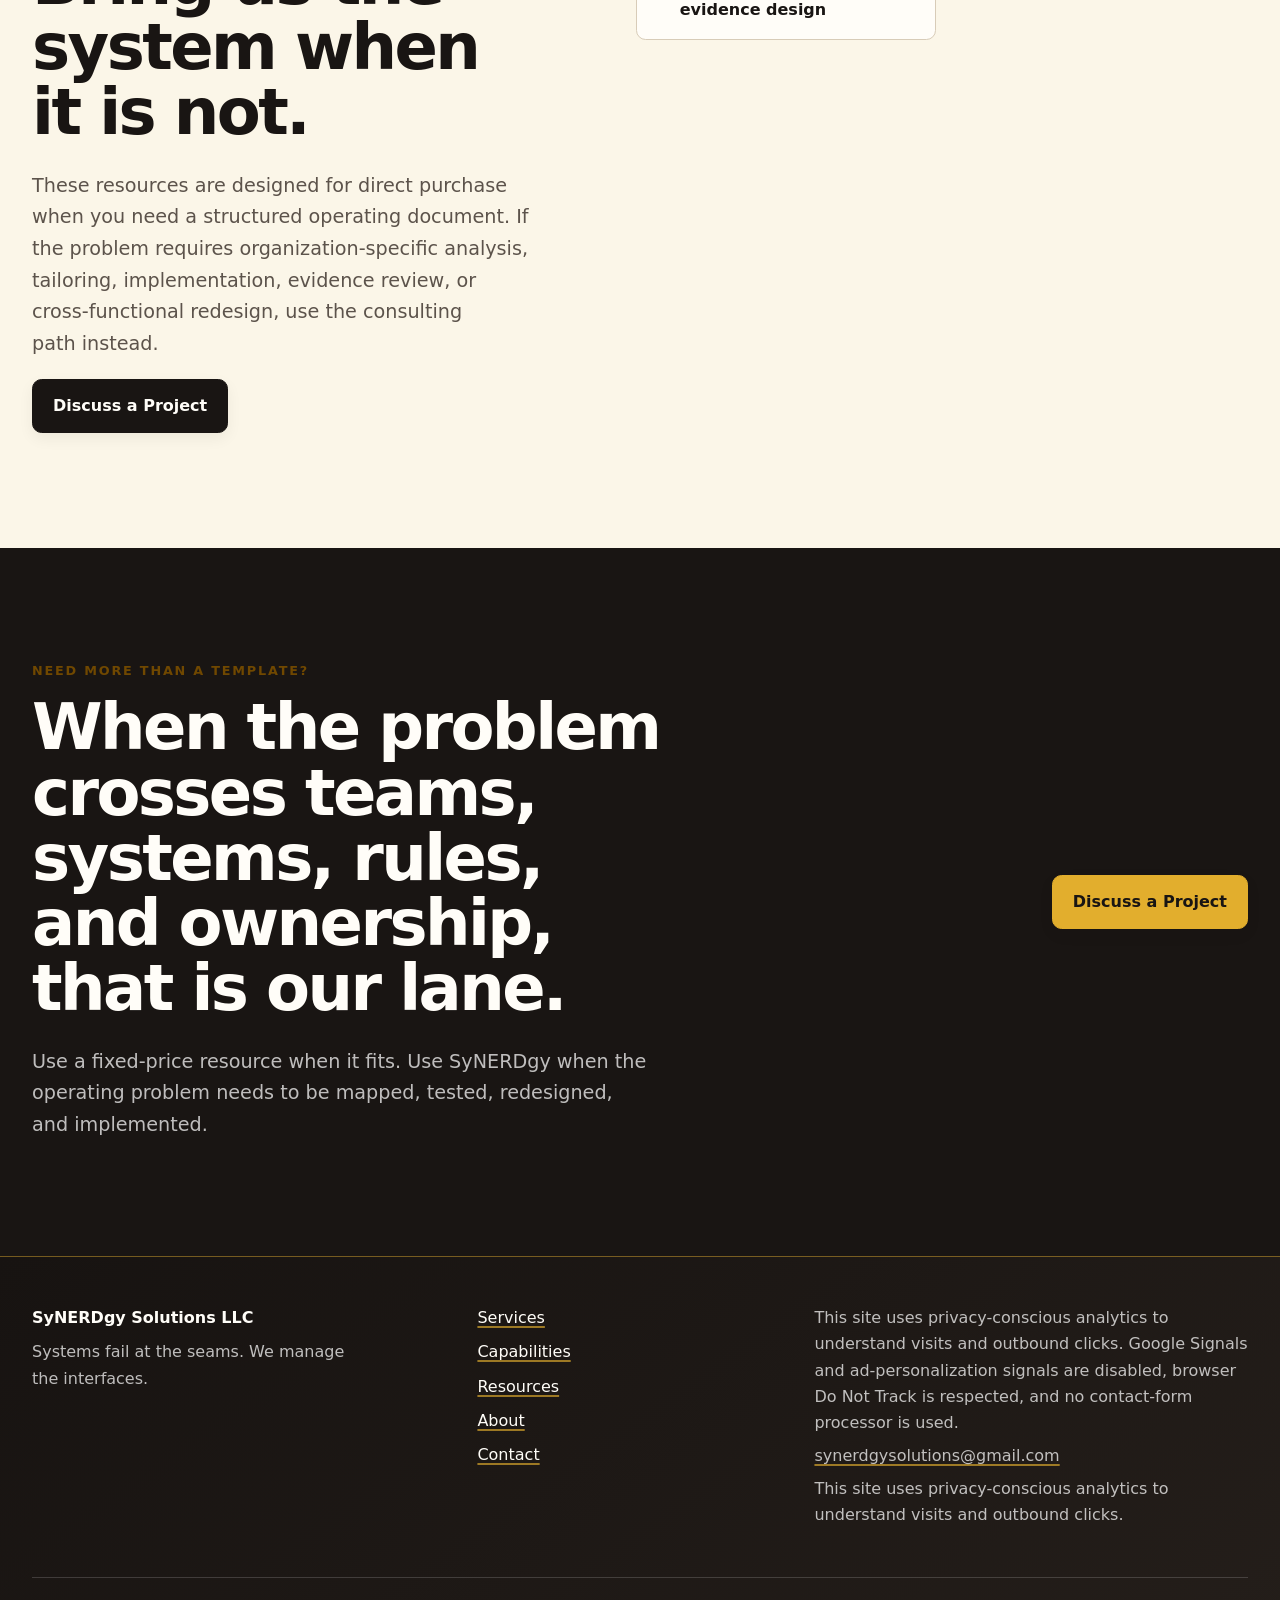
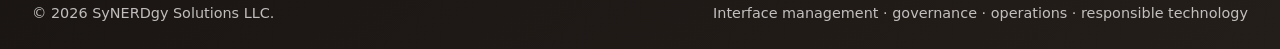
<file: resources/index.html>
<!doctype html>
<html lang="en">
<head>
  <!-- Google tag (gtag.js) -->
  <script async src="https://www.googletagmanager.com/gtag/js?id=G-LQPJNWQB9V"></script>
  <script>
    window.dataLayer = window.dataLayer || [];
    function gtag(){dataLayer.push(arguments);}
    gtag('js', new Date());
    gtag('config', 'G-LQPJNWQB9V');
  </script>
  <meta charset="utf-8">
  <meta name="viewport" content="width=device-width, initial-scale=1">
  <meta name="description" content="Fixed-price SyNERDgy Solutions digital resources for AI governance, data flow controls, software testing and acceptance, AI output quality assurance, and human oversight.">
  <title>Digital Resources | SyNERDgy Solutions</title>
  <meta name="theme-color" content="#11100E">
  <meta name="color-scheme" content="light">
  <meta property="og:type" content="website">
  <meta property="og:site_name" content="SyNERDgy Solutions">
  <meta property="og:title" content="Digital Resources | SyNERDgy Solutions">
  <meta property="og:description" content="Fixed-price SyNERDgy Solutions digital resources for AI governance, data flow controls, software testing and acceptance, AI output quality assurance, and human oversight.">
  <meta property="og:locale" content="en_US">
  <meta name="twitter:title" content="Digital Resources | SyNERDgy Solutions">
  <meta name="twitter:description" content="Fixed-price SyNERDgy Solutions digital resources for AI governance, data flow controls, software testing and acceptance, AI output quality assurance, and human oversight.">
  <link rel="icon" href="/assets/images/favicon.svg" type="image/svg+xml">
  <link rel="icon" href="/assets/images/icon-192.png" sizes="192x192" type="image/png">
  <link rel="apple-touch-icon" href="/assets/images/apple-touch-icon.png">
  <link rel="manifest" href="/site.webmanifest">
  <!-- BEGIN SITE URL METADATA -->
  <!-- Run: python3 scripts/configure_site_url.py https://your-domain.example -->
  <!-- END SITE URL METADATA -->
  <link rel="stylesheet" href="/assets/css/styles.css">
  <script src="/assets/js/main.js" defer></script>
</head>
<body>
  <a class="skip-link" href="#main-content">Skip to main content</a>

  <header class="site-header" data-site-header>
    <div class="site-header__inner container">
      <a class="brand" href="/" aria-label="SyNERDgy Solutions home">
        <span class="brand__name">SyNERDgy</span>
        <span class="brand__descriptor">Solutions</span>
      </a>

      <button class="nav-toggle" type="button" aria-expanded="false" aria-controls="primary-navigation" data-nav-toggle>
        <span class="nav-toggle__label">Menu</span>
        <span class="nav-toggle__icon" aria-hidden="true"></span>
      </button>

      <nav class="site-nav" id="primary-navigation" aria-label="Primary" data-site-nav>
        <ul class="site-nav__list">
          <li><a class="site-nav__link" href="/">Home</a></li>
          <li><a class="site-nav__link" href="/services/">Services</a></li>
          <li><a class="site-nav__link" href="/capabilities/">Capabilities</a></li>
          <li><a class="site-nav__link" href="/resources/" aria-current="page">Resources</a></li>
          <li><a class="site-nav__link" href="/about/">About</a></li>
          <li><a class="site-nav__link site-nav__link--contact" href="/contact/">Contact</a></li>
        </ul>
      </nav>
    </div>
  </header>

  <main id="main-content" tabindex="-1">
    <section class="page-intro section" aria-labelledby="resources-title">
      <div class="container">
        <p class="eyebrow">Fixed-price digital resources</p>
        <h1 id="resources-title">Operational governance and technical assurance you can put to work.</h1>
        <p class="page-intro__lead">Six direct-buy resources for teams designing AI-supported workflows, defining agent authority, controlling data movement, verifying software, validating AI outputs, and establishing human oversight.</p>
        <div class="button-row">
          <a class="button button--primary" href="#resource-catalog">Browse resources</a>
          <a class="button button--secondary" href="/contact/">Discuss a scoped engagement</a>
        </div>
      </div>
    </section>

    <section class="section section--surface" id="resource-catalog" aria-labelledby="catalog-title">
      <div class="container">
        <div class="section-heading">
          <p class="eyebrow">Direct-buy catalog</p>
          <h2 id="catalog-title">Six practical control and assurance documents.</h2>
          <p>Each resource is sold as a one-time purchase through SyNERDgy Solutions. After successful payment, the purchased editable Word file is emailed to the address used at checkout within one hour during fulfillment hours: Monday-Friday 9:00 AM-11:00 PM Eastern Time and Saturday-Sunday 10:00 AM-12:00 AM Eastern Time. Orders placed outside those hours are fulfilled when the next fulfillment window opens. These are fixed-price digital resources, not subscriptions and not substitutes for organization-specific consulting or legal advice.</p>
        </div>

        <div class="service-grid">
          <article class="service-card">
            <span class="service-card__index" aria-hidden="true">21</span>
            <h3>AI Workflow Design &amp; Control Document</h3>
            <p><strong>$279 · One-time purchase</strong></p>
            <p>Defines how an AI-supported workflow receives information, performs assigned functions, produces outputs, interacts with humans, and operates within review, quality-control, escalation, and decision boundaries.</p>
            <div class="button-row" style="margin-top: 1.5rem;">
              <a class="button button--primary" href="https://buy.stripe.com/5kQ8wPe7tbBMcn58awdEs00" data-product-id="21">Purchase securely</a>
            </div>
          </article>

          <article class="service-card">
            <span class="service-card__index" aria-hidden="true">22</span>
            <h3>Automated Agent Role Specification</h3>
            <p><strong>$299 · One-time purchase</strong></p>
            <p>Defines an automated agent’s purpose, responsibilities, permissions, inputs, outputs, operating limits, and escalation conditions to prevent ambiguous authority, uncontrolled actions, and overlapping task ownership.</p>
            <div class="button-row" style="margin-top: 1.5rem;">
              <a class="button button--primary" href="https://buy.stripe.com/4gMdR95AXfS2gDl4YkdEs01" data-product-id="22">Purchase securely</a>
            </div>
          </article>

          <article class="service-card">
            <span class="service-card__index" aria-hidden="true">23</span>
            <h3>Data Flow Documentation &amp; Control Guide</h3>
            <p><strong>$299 · One-time purchase</strong></p>
            <p>Establishes a provider-neutral baseline for how information originates, moves, transforms, persists, crosses trust boundaries, reaches external destinations, creates secondary copies, and is verified against deployed behavior.</p>
            <div class="button-row" style="margin-top: 1.5rem;">
              <a class="button button--primary" href="https://buy.stripe.com/6oU14n9Rd7lw9aT1M8dEs02" data-product-id="23">Purchase securely</a>
            </div>
          </article>

          <article class="service-card">
            <span class="service-card__index" aria-hidden="true">25</span>
            <h3>Software Testing &amp; Acceptance Protocol</h3>
            <p><strong>$179 · One-time purchase</strong></p>
            <p>Establishes an evidence-based software testing and acceptance protocol connecting requirements, risks, environments, test execution, evidence, defects, regression, exceptions, residual risk, and authorized release decisions.</p>
            <div class="button-row" style="margin-top: 1.5rem;">
              <a class="button button--primary" href="https://buy.stripe.com/28E8wPbZl9tE9aT1M8dEs05" data-product-id="25">Purchase securely</a>
            </div>
          </article>

          <article class="service-card">
            <span class="service-card__index" aria-hidden="true">26</span>
            <h3>Quality Assurance Procedure for AI Outputs</h3>
            <p><strong>$149 · One-time purchase</strong></p>
            <p>Defines evidence-oriented controls for reviewing AI outputs for factual support, completeness, consistency, calculations, source integrity, defects, specialist risk, escalation, approval, restrictions, and re-review before reliance.</p>
            <div class="button-row" style="margin-top: 1.5rem;">
              <a class="button button--primary" href="https://buy.stripe.com/dRmdR99Rd8pAaeXgH2dEs03" data-product-id="26">Purchase securely</a>
            </div>
          </article>

          <article class="service-card">
            <span class="service-card__index" aria-hidden="true">30</span>
            <h3>Human-in-the-Loop AI Control &amp; Oversight Plan</h3>
            <p><strong>$349 · One-time purchase</strong></p>
            <p>Defines where human review, approval, intervention, or override is required within AI-assisted workflows, including authority boundaries, review triggers, exception handling, escalation, documentation, and recovery expectations.</p>
            <div class="button-row" style="margin-top: 1.5rem;">
              <a class="button button--primary" href="https://buy.stripe.com/fZudR9aVhdJU4UDfCYdEs04" data-product-id="30">Purchase securely</a>
            </div>
          </article>
        </div>
      </div>
    </section>

    <section class="section" aria-labelledby="resource-fit-title">
      <div class="container deliverables-layout">
        <div class="section-heading">
          <p class="eyebrow">Resource or engagement?</p>
          <h2 id="resource-fit-title">Buy the document when the scope is fixed. Bring us the system when it is not.</h2>
          <p>These resources are designed for direct purchase when you need a structured operating document. If the problem requires organization-specific analysis, tailoring, implementation, evidence review, or cross-functional redesign, use the consulting path instead.</p>
          <a class="button button--primary" href="/contact/">Discuss a Project</a>
        </div>

        <ul class="deliverables-list">
          <li>AI workflow controls</li>
          <li>Agent authority boundaries</li>
          <li>Data-flow documentation</li>
          <li>Software testing and release assurance</li>
          <li>AI output quality assurance</li>
          <li>Human review and override</li>
          <li>Escalation and evidence design</li>
        </ul>
      </div>
    </section>

    <section class="section final-cta" aria-labelledby="contact-title">
      <div class="container final-cta__inner">
        <div>
          <p class="eyebrow eyebrow--light">Need more than a template?</p>
          <h2 id="contact-title">When the problem crosses teams, systems, rules, and ownership, that is our lane.</h2>
          <p>Use a fixed-price resource when it fits. Use SyNERDgy when the operating problem needs to be mapped, tested, redesigned, and implemented.</p>
        </div>
        <a class="button button--gold" href="/contact/">Discuss a Project</a>
      </div>
    </section>
  </main>

  <footer class="site-footer">
    <div class="container site-footer__grid">
      <div>
        <p class="site-footer__brand">SyNERDgy Solutions LLC</p>
        <p class="site-footer__tagline">Systems fail at the seams. We manage the interfaces.</p>
      </div>
      <nav aria-label="Footer">
        <ul class="footer-nav">
          <li><a href="/services/">Services</a></li>
          <li><a href="/capabilities/">Capabilities</a></li>
          <li><a href="/resources/">Resources</a></li>
          <li><a href="/about/">About</a></li>
          <li><a href="/contact/">Contact</a></li>
        </ul>
      </nav>
      <div class="site-footer__contact">
        <p>Lexington, Kentucky · Serving organizations across the United States</p>
        <p><a href="mailto:synerdgysolutions@gmail.com">synerdgysolutions@gmail.com</a></p>
        <p>This site uses privacy-conscious analytics to understand visits and outbound clicks.</p>
      </div>
    </div>
    <div class="container site-footer__bottom">
      <p>© <span data-current-year></span> SyNERDgy Solutions LLC.</p>
      <p>Interface management · governance · operations · responsible technology</p>
    </div>
  </footer>
</body>
</html>
</file>
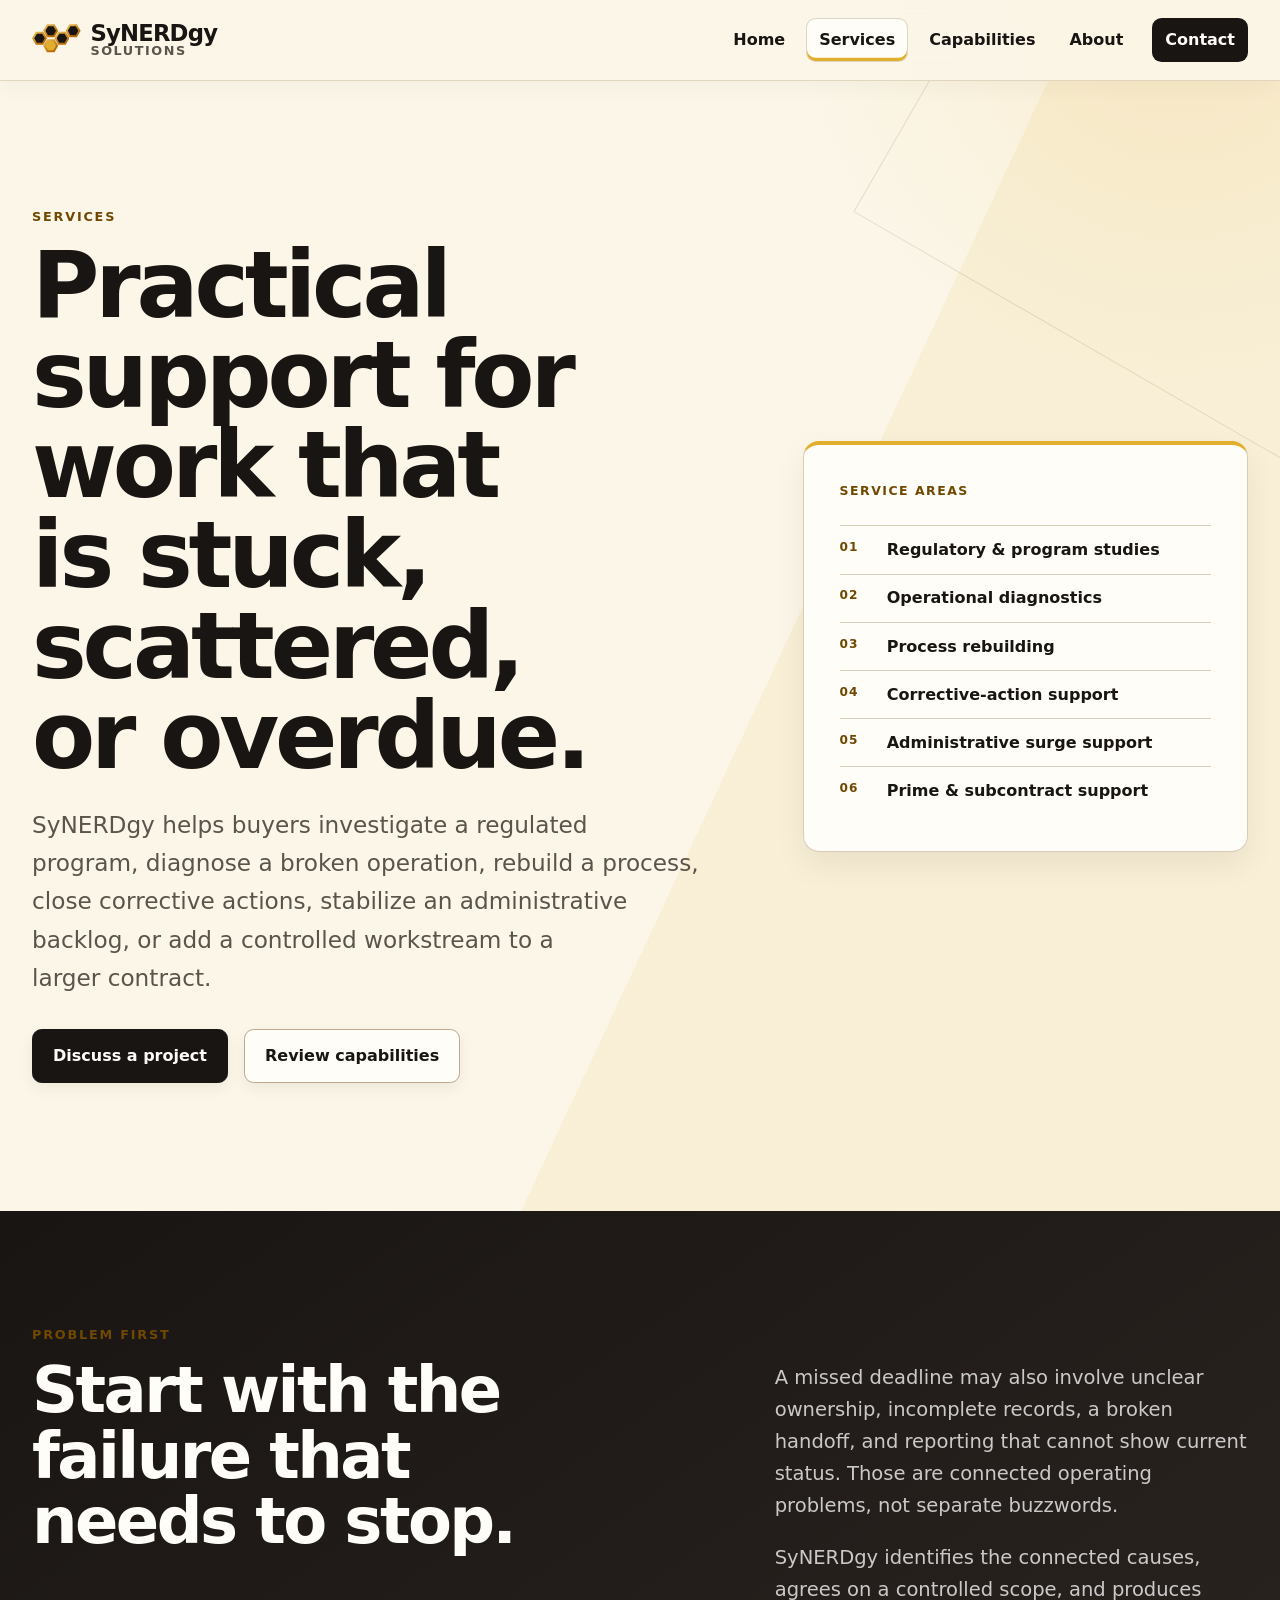
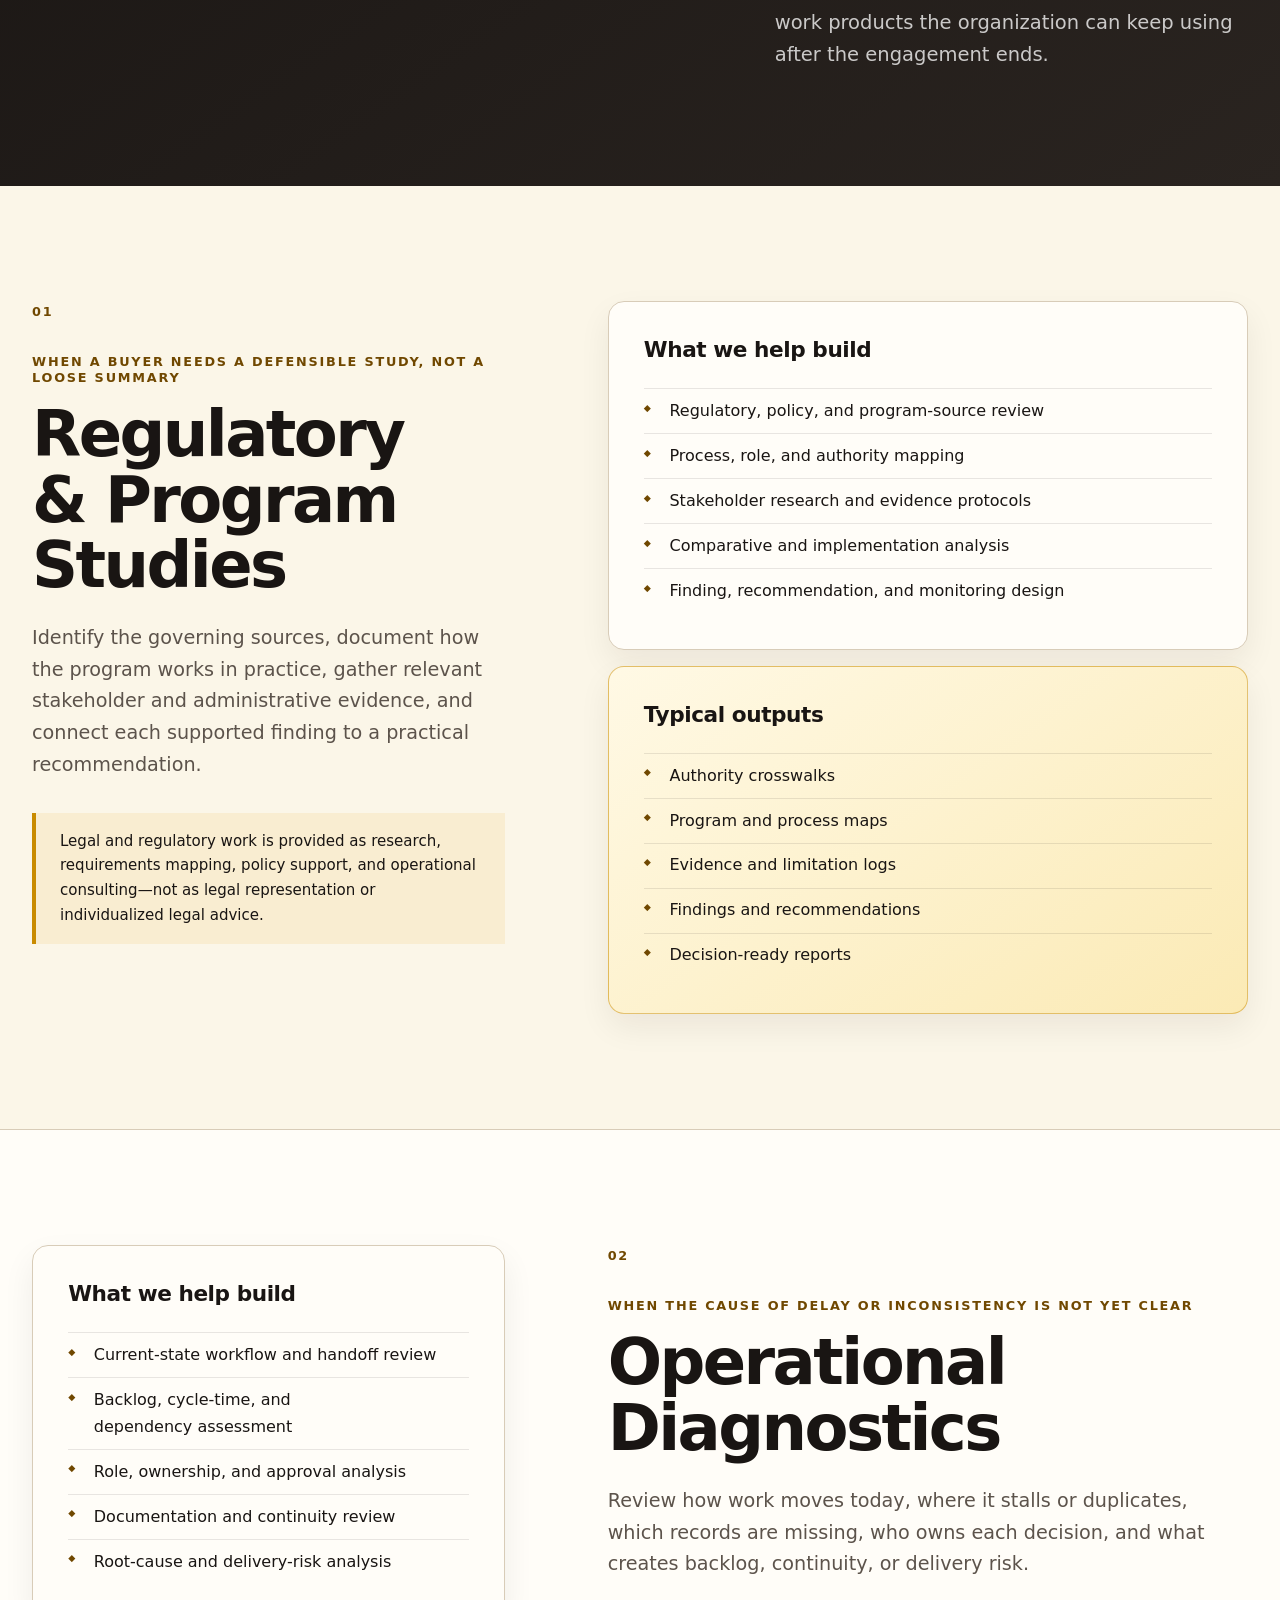
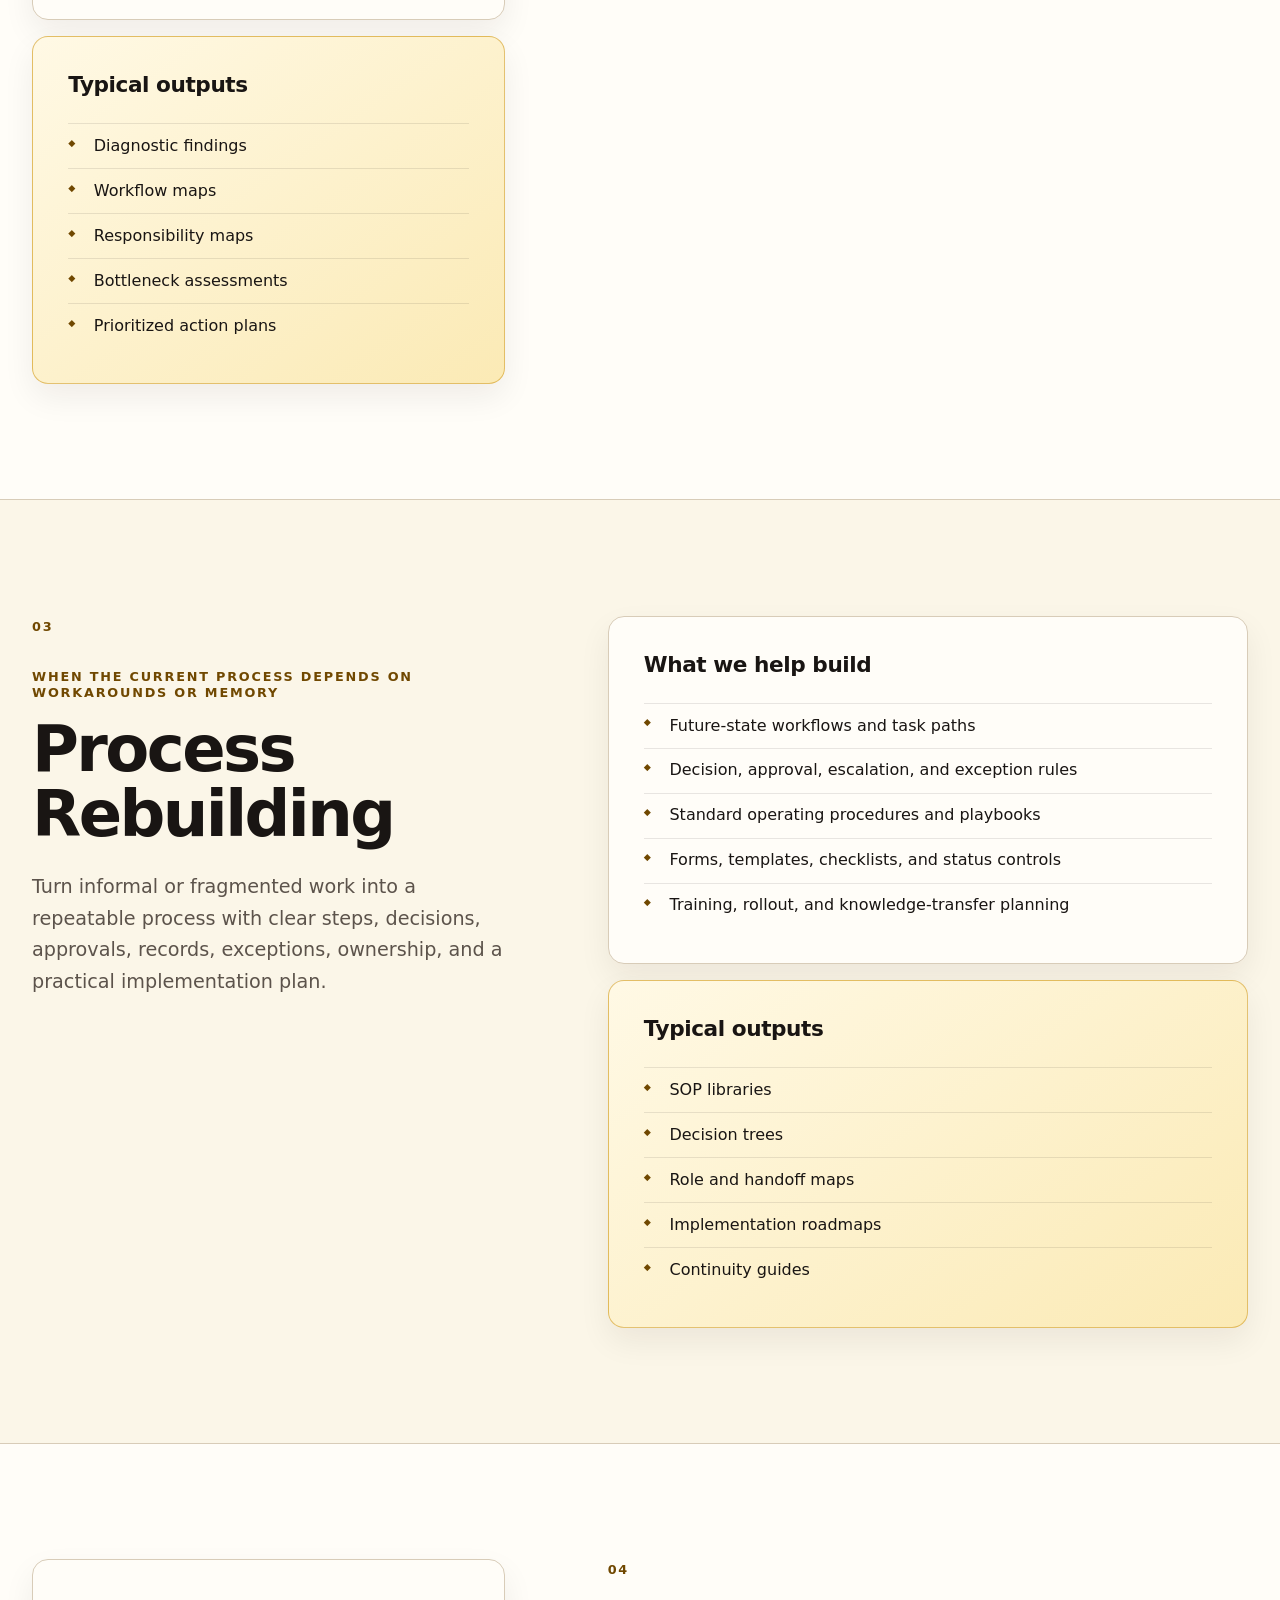
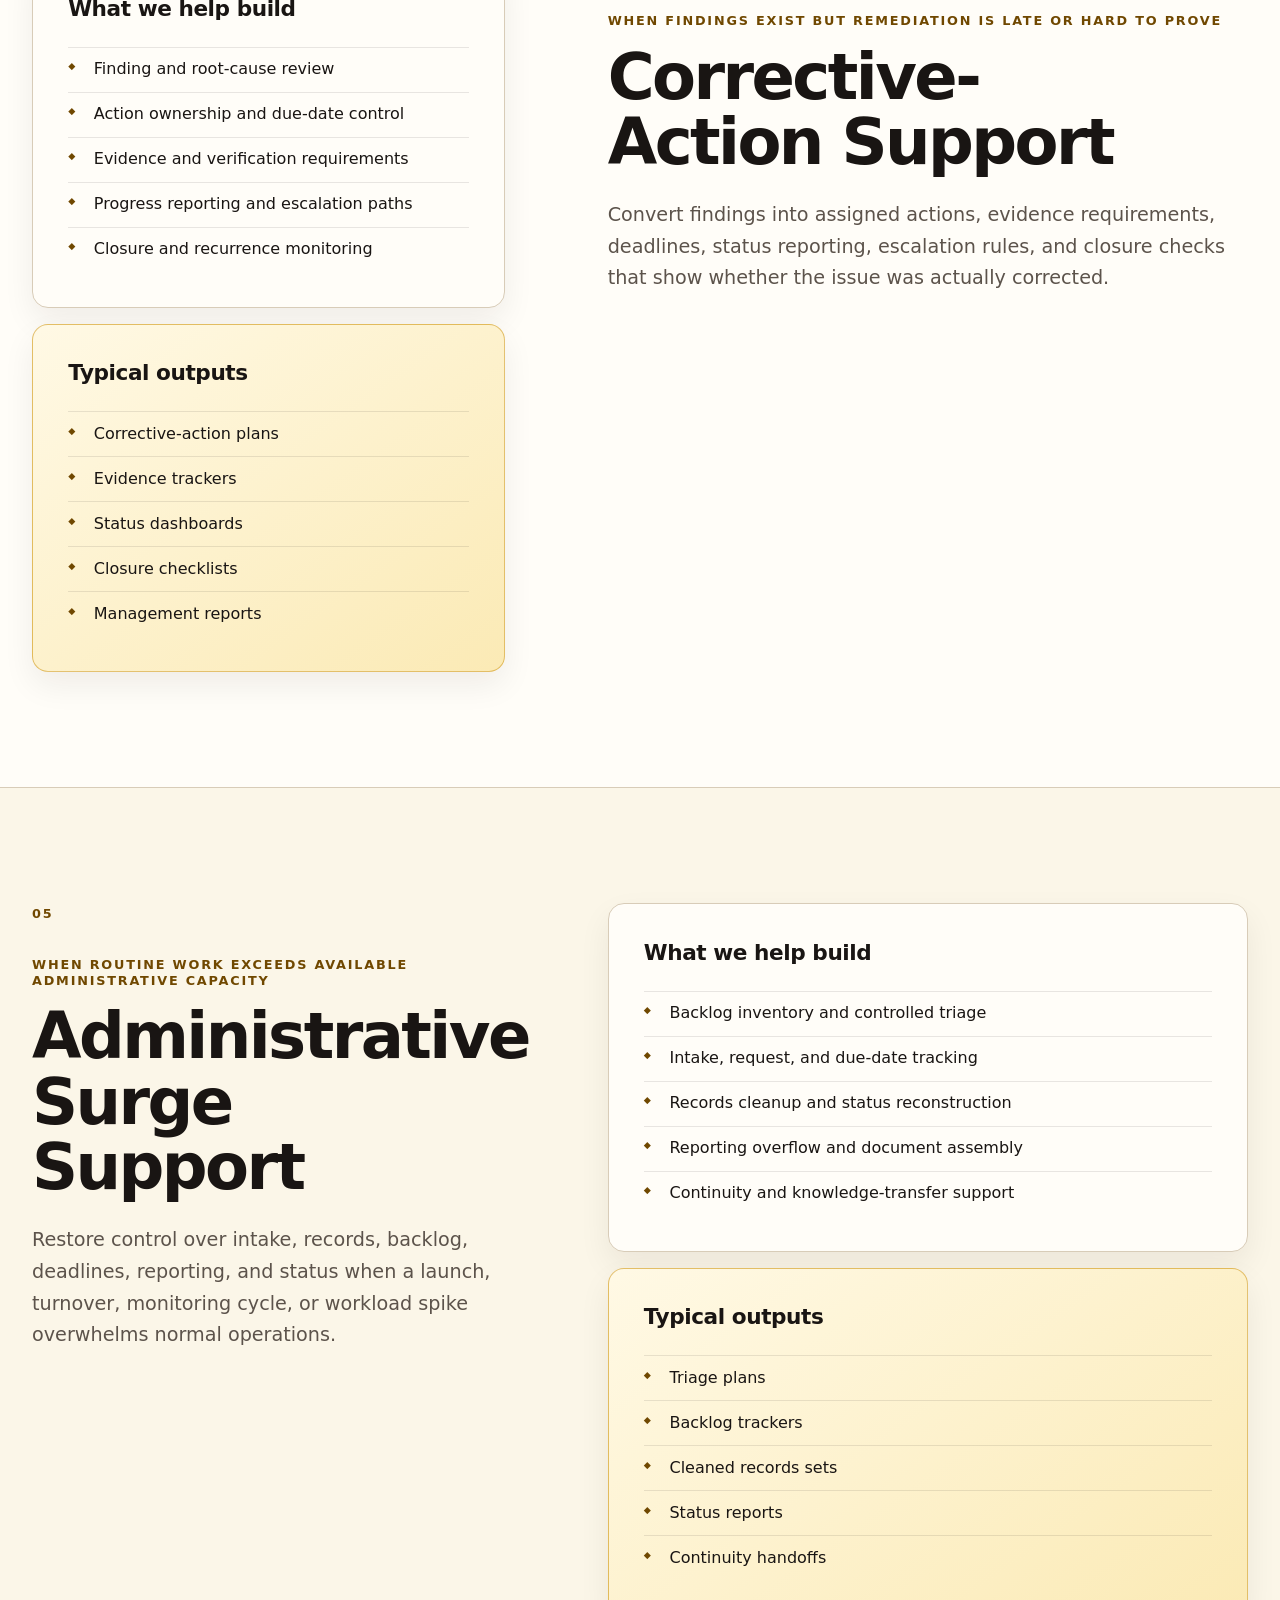
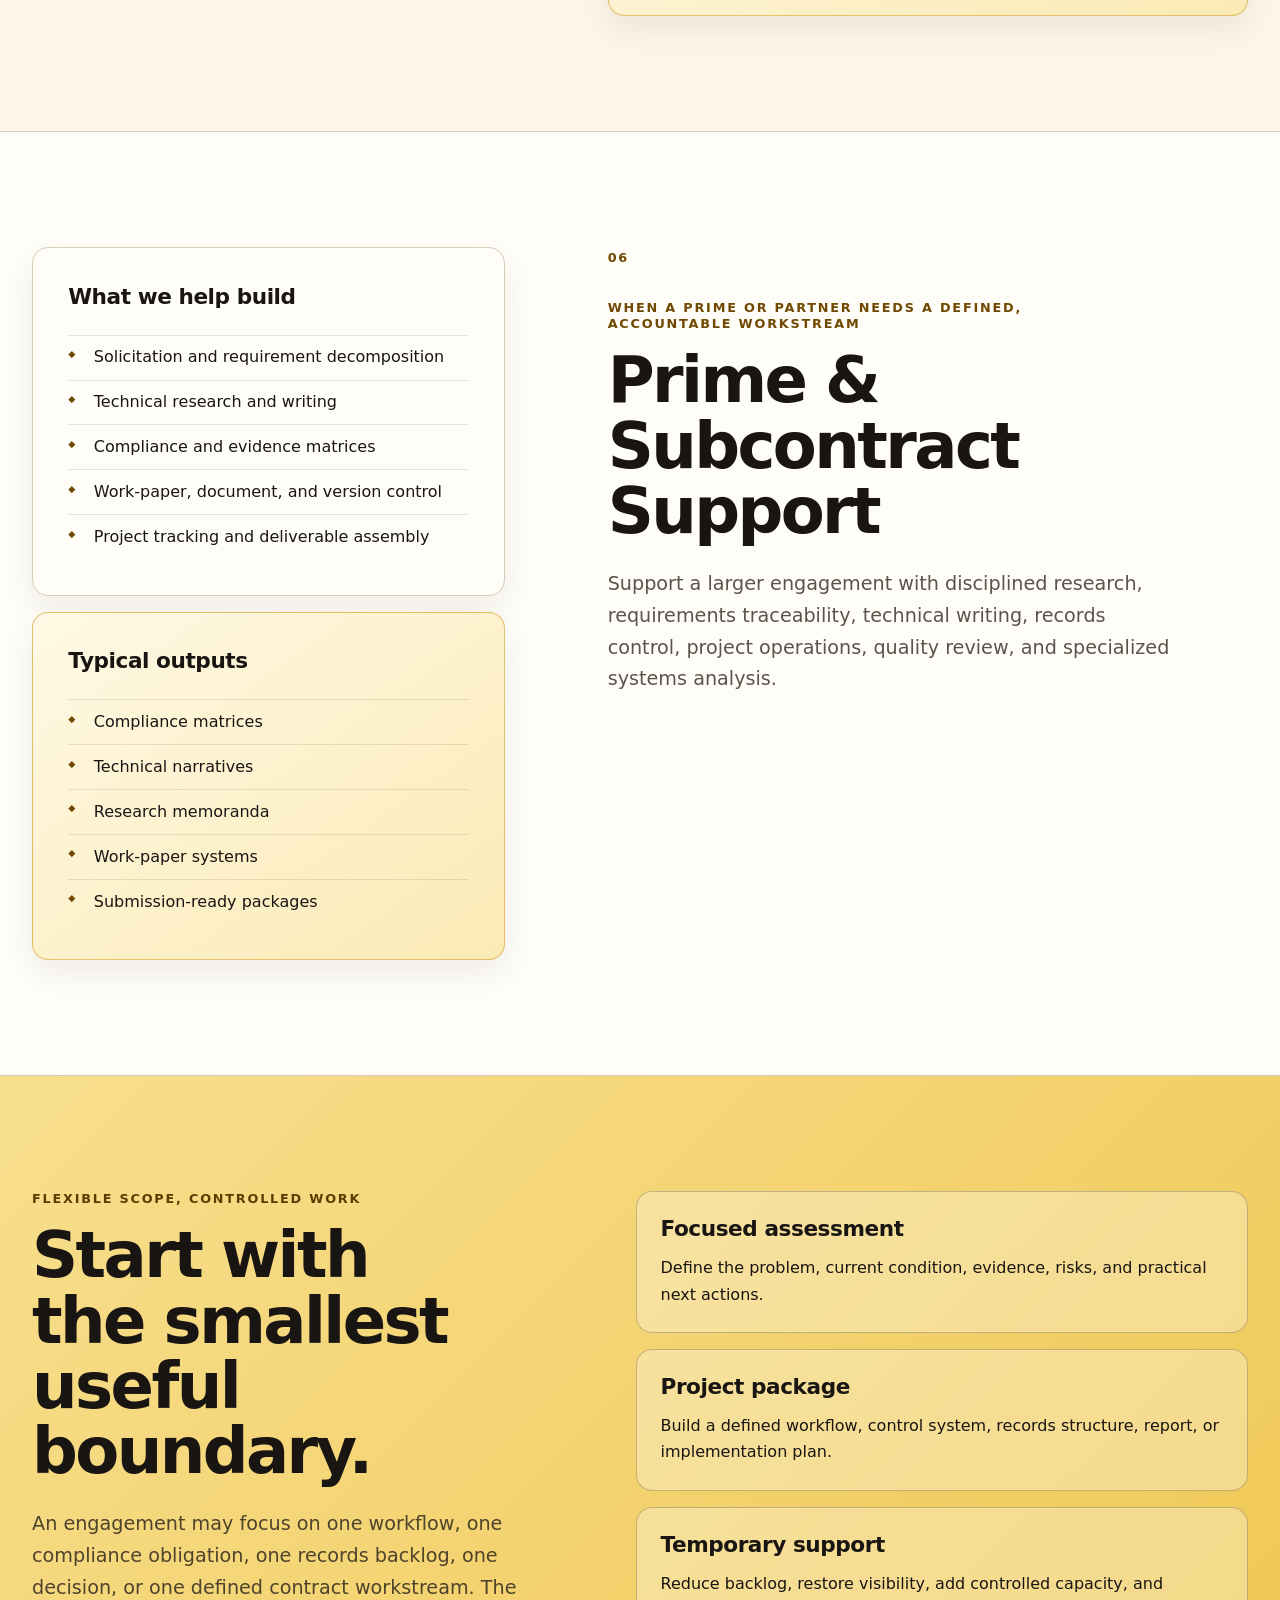
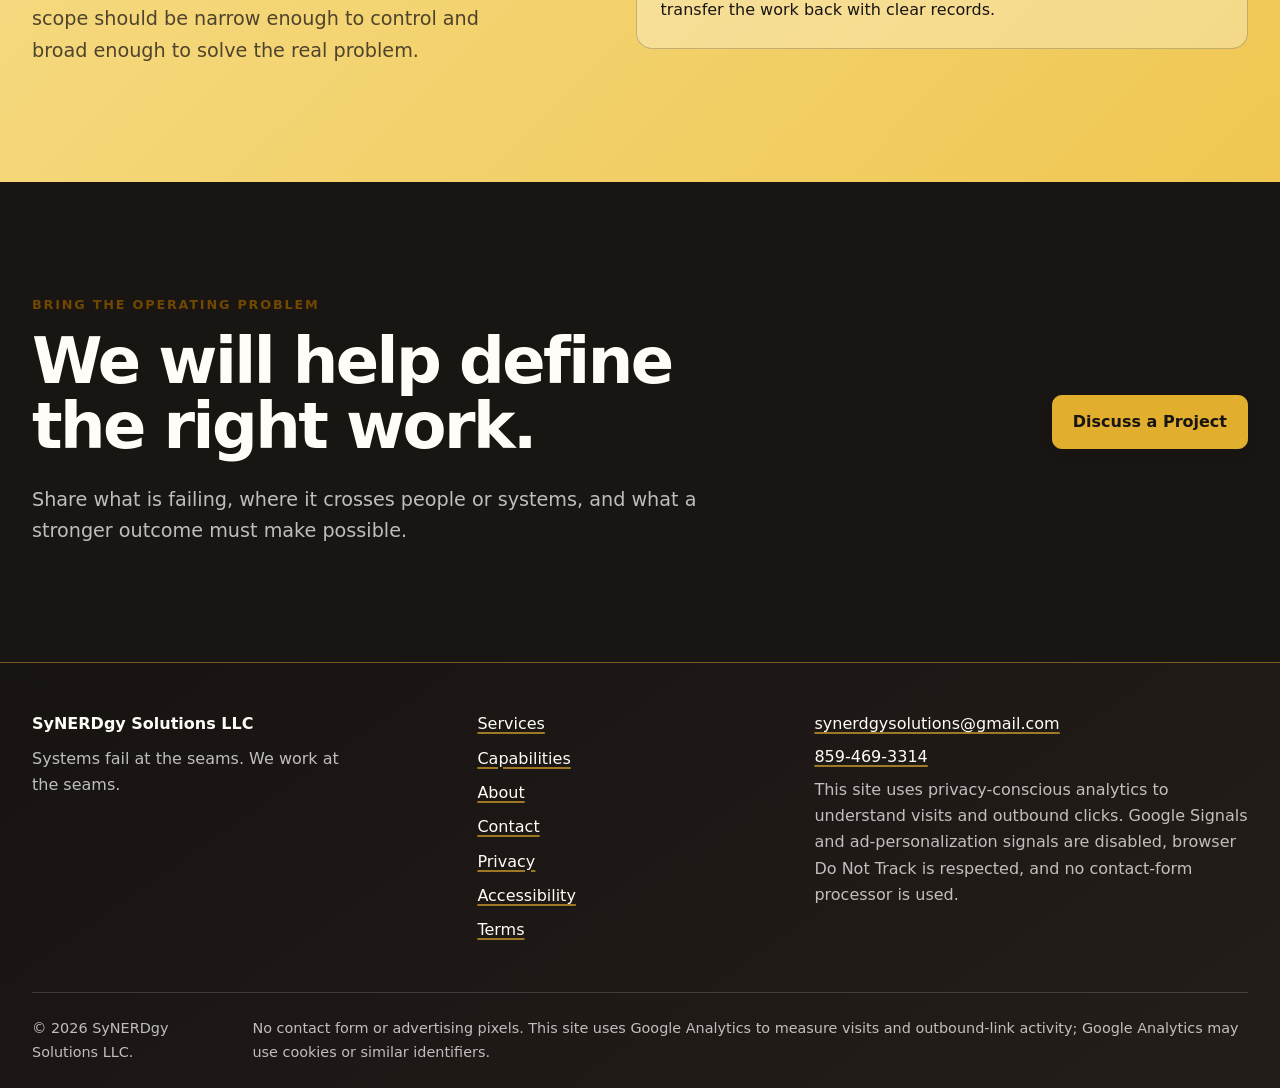
<file: services/index.html>
<!doctype html>
<html lang="en">
<head>
  <!-- Google tag (gtag.js) -->
  <script async src="https://www.googletagmanager.com/gtag/js?id=G-LQPJNWQB9V"></script>
  <script>
    window.dataLayer = window.dataLayer || [];
    function gtag(){dataLayer.push(arguments);}
    gtag('js', new Date());

    gtag('config', 'G-LQPJNWQB9V');
  </script>
  <meta charset="utf-8">
  <meta name="viewport" content="width=device-width, initial-scale=1">
  <meta name="description" content="Explore SyNERDgy services for regulatory studies, operational diagnostics, process rebuilding, corrective action, administrative surge, and contract support.">
  <title>Services | SyNERDgy Solutions</title>
  <meta name="theme-color" content="#11100E">
  <meta name="color-scheme" content="light">
  <meta property="og:type" content="website">
  <meta property="og:site_name" content="SyNERDgy Solutions">
  <meta property="og:title" content="Services | SyNERDgy Solutions">
  <meta property="og:description" content="Explore SyNERDgy services for regulatory studies, operational diagnostics, process rebuilding, corrective action, administrative surge, and contract support.">
  <meta property="og:locale" content="en_US">
  <meta name="twitter:title" content="Services | SyNERDgy Solutions">
  <meta name="twitter:description" content="Explore SyNERDgy services for regulatory studies, operational diagnostics, process rebuilding, corrective action, administrative surge, and contract support.">
  <link rel="icon" href="../assets/images/favicon.svg" type="image/svg+xml">
  <link rel="icon" href="../assets/images/icon-192.png" sizes="192x192" type="image/png">
  <link rel="apple-touch-icon" href="../assets/images/apple-touch-icon.png">
  <link rel="manifest" href="../site.webmanifest">
  <!-- BEGIN SITE URL METADATA -->
  <!-- Run: python3 scripts/configure_site_url.py https://your-domain.example -->
  <!-- END SITE URL METADATA -->
  <link rel="stylesheet" href="../assets/css/styles.css">
  <script src="../assets/js/main.js" defer></script>
</head>
<body>
  <a class="skip-link" href="#main-content">Skip to main content</a>

  <header class="site-header" data-site-header>
    <div class="site-header__inner container">
      <a class="brand" href="../" aria-label="SyNERDgy Solutions home">
        <span class="brand__hive" aria-hidden="true">
          <span></span><span></span><span></span><span></span><span></span>
        </span>
        <span class="brand__wordmark">
          <span class="brand__name">SyNERDgy</span>
          <span class="brand__descriptor">Solutions</span>
        </span>
      </a>

      <button class="nav-toggle" type="button" aria-expanded="false" aria-controls="primary-navigation" data-nav-toggle>
        <span class="nav-toggle__label">Menu</span>
        <span class="nav-toggle__icon" aria-hidden="true"></span>
      </button>

      <nav class="site-nav" id="primary-navigation" aria-label="Primary" data-site-nav>
        <ul class="site-nav__list">
          <li><a class="site-nav__link" href="../">Home</a></li>
          <li><a class="site-nav__link" href="../services/" aria-current="page">Services</a></li>
          <li><a class="site-nav__link" href="../capabilities/">Capabilities</a></li>
          <li><a class="site-nav__link" href="../about/">About</a></li>
          <li><a class="site-nav__link site-nav__link--contact" href="../contact/">Contact</a></li>
        </ul>
      </nav>
    </div>
  </header>

  <main id="main-content" tabindex="-1">
    <section class="page-intro page-intro--split section">
      <div class="container page-intro__grid">
        <div>
          <p class="eyebrow">Services</p>
          <h1>Practical support for work that is stuck, scattered, or overdue.</h1>
          <p class="page-intro__lead">SyNERDgy helps buyers investigate a regulated program, diagnose a broken operation, rebuild a process, close corrective actions, stabilize an administrative backlog, or add a controlled workstream to a larger contract.</p>
          <div class="button-row">
            <a class="button button--primary" href="../contact/">Discuss a project</a>
            <a class="button button--secondary" href="../capabilities/">Review capabilities</a>
          </div>
        </div>

        <nav class="page-index" aria-label="Service areas">
          <p class="page-index__label">Service areas</p>
          <ol class="page-index__list">
            <li><a href="#program-studies">Regulatory &amp; program studies</a></li>
            <li><a href="#diagnostics">Operational diagnostics</a></li>
            <li><a href="#process-rebuild">Process rebuilding</a></li>
            <li><a href="#corrective-action">Corrective-action support</a></li>
            <li><a href="#surge-support">Administrative surge support</a></li>
            <li><a href="#contract-support">Prime &amp; subcontract support</a></li>
          </ol>
        </nav>
      </div>
    </section>

    <section class="section section--ink" aria-labelledby="service-framing-title">
      <div class="container service-framing">
        <div class="section-heading section-heading--light">
          <p class="eyebrow eyebrow--light">Problem first</p>
          <h2 id="service-framing-title">Start with the failure that needs to stop.</h2>
        </div>
        <div class="service-framing__copy">
          <p>A missed deadline may also involve unclear ownership, incomplete records, a broken handoff, and reporting that cannot show current status. Those are connected operating problems, not separate buzzwords.</p>
          <p>SyNERDgy identifies the connected causes, agrees on a controlled scope, and produces work products the organization can keep using after the engagement ends.</p>
        </div>
      </div>
    </section>

    <section class="section service-detail-section" id="program-studies" aria-labelledby="program-studies-title">
      <div class="container service-detail">
        <div class="service-detail__intro">
          <p class="service-number">01</p>
          <p class="eyebrow">When a buyer needs a defensible study, not a loose summary</p>
          <h2 id="program-studies-title">Regulatory &amp; Program Studies</h2>
          <p>Identify the governing sources, document how the program works in practice, gather relevant stakeholder and administrative evidence, and connect each supported finding to a practical recommendation.</p>
          <p class="scope-note">Legal and regulatory work is provided as research, requirements mapping, policy support, and operational consulting—not as legal representation or individualized legal advice.</p>
        </div>
        <div class="service-detail__panels">
          <div class="detail-panel">
            <h3>What we help build</h3>
            <ul class="check-list">
              <li>Regulatory, policy, and program-source review</li>
              <li>Process, role, and authority mapping</li>
              <li>Stakeholder research and evidence protocols</li>
              <li>Comparative and implementation analysis</li>
              <li>Finding, recommendation, and monitoring design</li>
            </ul>
          </div>
          <div class="detail-panel detail-panel--accent">
            <h3>Typical outputs</h3>
            <ul class="compact-list">
              <li>Authority crosswalks</li>
              <li>Program and process maps</li>
              <li>Evidence and limitation logs</li>
              <li>Findings and recommendations</li>
              <li>Decision-ready reports</li>
            </ul>
          </div>
        </div>
      </div>
    </section>

    <section class="section section--surface service-detail-section" id="diagnostics" aria-labelledby="diagnostics-title">
      <div class="container service-detail service-detail--reverse">
        <div class="service-detail__intro">
          <p class="service-number">02</p>
          <p class="eyebrow">When the cause of delay or inconsistency is not yet clear</p>
          <h2 id="diagnostics-title">Operational Diagnostics</h2>
          <p>Review how work moves today, where it stalls or duplicates, which records are missing, who owns each decision, and what creates backlog, continuity, or delivery risk.</p>
        </div>
        <div class="service-detail__panels">
          <div class="detail-panel">
            <h3>What we help build</h3>
            <ul class="check-list">
              <li>Current-state workflow and handoff review</li>
              <li>Backlog, cycle-time, and dependency assessment</li>
              <li>Role, ownership, and approval analysis</li>
              <li>Documentation and continuity review</li>
              <li>Root-cause and delivery-risk analysis</li>
            </ul>
          </div>
          <div class="detail-panel detail-panel--accent">
            <h3>Typical outputs</h3>
            <ul class="compact-list">
              <li>Diagnostic findings</li>
              <li>Workflow maps</li>
              <li>Responsibility maps</li>
              <li>Bottleneck assessments</li>
              <li>Prioritized action plans</li>
            </ul>
          </div>
        </div>
      </div>
    </section>

    <section class="section service-detail-section" id="process-rebuild" aria-labelledby="process-rebuild-title">
      <div class="container service-detail">
        <div class="service-detail__intro">
          <p class="service-number">03</p>
          <p class="eyebrow">When the current process depends on workarounds or memory</p>
          <h2 id="process-rebuild-title">Process Rebuilding</h2>
          <p>Turn informal or fragmented work into a repeatable process with clear steps, decisions, approvals, records, exceptions, ownership, and a practical implementation plan.</p>
        </div>
        <div class="service-detail__panels">
          <div class="detail-panel">
            <h3>What we help build</h3>
            <ul class="check-list">
              <li>Future-state workflows and task paths</li>
              <li>Decision, approval, escalation, and exception rules</li>
              <li>Standard operating procedures and playbooks</li>
              <li>Forms, templates, checklists, and status controls</li>
              <li>Training, rollout, and knowledge-transfer planning</li>
            </ul>
          </div>
          <div class="detail-panel detail-panel--accent">
            <h3>Typical outputs</h3>
            <ul class="compact-list">
              <li>SOP libraries</li>
              <li>Decision trees</li>
              <li>Role and handoff maps</li>
              <li>Implementation roadmaps</li>
              <li>Continuity guides</li>
            </ul>
          </div>
        </div>
      </div>
    </section>

    <section class="section section--surface service-detail-section" id="corrective-action" aria-labelledby="corrective-action-title">
      <div class="container service-detail service-detail--reverse">
        <div class="service-detail__intro">
          <p class="service-number">04</p>
          <p class="eyebrow">When findings exist but remediation is late or hard to prove</p>
          <h2 id="corrective-action-title">Corrective-Action Support</h2>
          <p>Convert findings into assigned actions, evidence requirements, deadlines, status reporting, escalation rules, and closure checks that show whether the issue was actually corrected.</p>
        </div>
        <div class="service-detail__panels">
          <div class="detail-panel">
            <h3>What we help build</h3>
            <ul class="check-list">
              <li>Finding and root-cause review</li>
              <li>Action ownership and due-date control</li>
              <li>Evidence and verification requirements</li>
              <li>Progress reporting and escalation paths</li>
              <li>Closure and recurrence monitoring</li>
            </ul>
          </div>
          <div class="detail-panel detail-panel--accent">
            <h3>Typical outputs</h3>
            <ul class="compact-list">
              <li>Corrective-action plans</li>
              <li>Evidence trackers</li>
              <li>Status dashboards</li>
              <li>Closure checklists</li>
              <li>Management reports</li>
            </ul>
          </div>
        </div>
      </div>
    </section>

    <section class="section service-detail-section" id="surge-support" aria-labelledby="surge-support-title">
      <div class="container service-detail">
        <div class="service-detail__intro">
          <p class="service-number">05</p>
          <p class="eyebrow">When routine work exceeds available administrative capacity</p>
          <h2 id="surge-support-title">Administrative Surge Support</h2>
          <p>Restore control over intake, records, backlog, deadlines, reporting, and status when a launch, turnover, monitoring cycle, or workload spike overwhelms normal operations.</p>
        </div>
        <div class="service-detail__panels">
          <div class="detail-panel">
            <h3>What we help build</h3>
            <ul class="check-list">
              <li>Backlog inventory and controlled triage</li>
              <li>Intake, request, and due-date tracking</li>
              <li>Records cleanup and status reconstruction</li>
              <li>Reporting overflow and document assembly</li>
              <li>Continuity and knowledge-transfer support</li>
            </ul>
          </div>
          <div class="detail-panel detail-panel--accent">
            <h3>Typical outputs</h3>
            <ul class="compact-list">
              <li>Triage plans</li>
              <li>Backlog trackers</li>
              <li>Cleaned records sets</li>
              <li>Status reports</li>
              <li>Continuity handoffs</li>
            </ul>
          </div>
        </div>
      </div>
    </section>

    <section class="section section--surface service-detail-section" id="contract-support" aria-labelledby="contract-support-title">
      <div class="container service-detail service-detail--reverse">
        <div class="service-detail__intro">
          <p class="service-number">06</p>
          <p class="eyebrow">When a prime or partner needs a defined, accountable workstream</p>
          <h2 id="contract-support-title">Prime &amp; Subcontract Support</h2>
          <p>Support a larger engagement with disciplined research, requirements traceability, technical writing, records control, project operations, quality review, and specialized systems analysis.</p>
        </div>
        <div class="service-detail__panels">
          <div class="detail-panel">
            <h3>What we help build</h3>
            <ul class="check-list">
              <li>Solicitation and requirement decomposition</li>
              <li>Technical research and writing</li>
              <li>Compliance and evidence matrices</li>
              <li>Work-paper, document, and version control</li>
              <li>Project tracking and deliverable assembly</li>
            </ul>
          </div>
          <div class="detail-panel detail-panel--accent">
            <h3>Typical outputs</h3>
            <ul class="compact-list">
              <li>Compliance matrices</li>
              <li>Technical narratives</li>
              <li>Research memoranda</li>
              <li>Work-paper systems</li>
              <li>Submission-ready packages</li>
            </ul>
          </div>
        </div>
      </div>
    </section>

    <section class="section section--gold" aria-labelledby="engagement-title">
      <div class="container engagement-layout">
        <div class="section-heading">
          <p class="eyebrow">Flexible scope, controlled work</p>
          <h2 id="engagement-title">Start with the smallest useful boundary.</h2>
          <p>An engagement may focus on one workflow, one compliance obligation, one records backlog, one decision, or one defined contract workstream. The scope should be narrow enough to control and broad enough to solve the real problem.</p>
        </div>
        <div class="engagement-options">
          <article>
            <h3>Focused assessment</h3>
            <p>Define the problem, current condition, evidence, risks, and practical next actions.</p>
          </article>
          <article>
            <h3>Project package</h3>
            <p>Build a defined workflow, control system, records structure, report, or implementation plan.</p>
          </article>
          <article>
            <h3>Temporary support</h3>
            <p>Reduce backlog, restore visibility, add controlled capacity, and transfer the work back with clear records.</p>
          </article>
        </div>
      </div>
    </section>

    <section class="section final-cta" aria-labelledby="services-cta-title">
      <div class="container final-cta__inner">
        <div>
          <p class="eyebrow eyebrow--light">Bring the operating problem</p>
          <h2 id="services-cta-title">We will help define the right work.</h2>
          <p>Share what is failing, where it crosses people or systems, and what a stronger outcome must make possible.</p>
        </div>
        <a class="button button--gold" href="../contact/">Discuss a Project</a>
      </div>
    </section>
  </main>

  <footer class="site-footer">
    <div class="container site-footer__grid">
      <div>
        <p class="site-footer__brand">SyNERDgy Solutions LLC</p>
        <p class="site-footer__tagline">Systems fail at the seams. We work at the seams.</p>
      </div>
      <nav aria-label="Footer">
        <ul class="footer-nav">
          <li><a href="../services/">Services</a></li>
          <li><a href="../capabilities/">Capabilities</a></li>
          <li><a href="../about/">About</a></li>
          <li><a href="../contact/">Contact</a></li>
          <li><a href="../contact/#privacy-notice">Privacy</a></li>
          <li><a href="../contact/#accessibility">Accessibility</a></li>
          <li><a href="../contact/#terms">Terms</a></li>
        </ul>
      </nav>
      <div class="site-footer__contact">
        <a href="mailto:synerdgysolutions@gmail.com">synerdgysolutions@gmail.com</a>
        <a href="tel:+18594693314">859-469-3314</a>
        <p>Lexington, Kentucky · Kentucky statewide · Remote nationwide</p>
      </div>
    </div>
    <div class="container site-footer__bottom">
      <p>&copy; <span data-current-year>2026</span> SyNERDgy Solutions LLC.</p>
      <p>No contact form or advertising pixels. This site uses Google Analytics to measure visits and outbound-link activity; Google Analytics may use cookies or similar identifiers.</p>
    </div>
  </footer>
</body>
</html>
</file>
<file: assets/css/styles.css>
/* Core visual system for the SyNERDgy Solutions MVP. */

:root {
  color-scheme: light;

  /* Brand colors */
  --color-ink: #191513;
  --color-ink-soft: #2a2420;
  --color-cream: #fbf6e8;
  --color-cream-deep: #f3ead5;
  --color-gold: #e2ae2d;
  --color-gold-strong: #c98b00;
  --color-gold-dark: #704800;
  --color-gold-soft: #f8df8e;
  --color-surface: #fffdf8;
  --color-surface-muted: #f7f0e1;
  --color-muted: #5c534b;
  --color-border: #d8ccb8;
  --color-border-strong: #bca98b;
  --color-focus: #5b3700;
  --color-success: #24613a;
  --color-danger: #8f2d25;

  /* Typography */
  --font-sans: Inter, ui-sans-serif, system-ui, -apple-system, BlinkMacSystemFont, "Segoe UI", sans-serif;
  --font-size-xs: 0.8rem;
  --font-size-sm: 0.925rem;
  --font-size-base: 1rem;
  --font-size-md: 1.125rem;
  --font-size-lg: 1.375rem;
  --font-size-xl: 1.75rem;
  --font-size-2xl: clamp(2rem, 5vw, 3.75rem);
  --font-size-3xl: clamp(2.65rem, 7.8vw, 5.75rem);
  --line-height-tight: 1.02;
  --line-height-body: 1.65;

  /* Layout */
  --content-width: 76rem;
  --measure: 44rem;
  --section-space: clamp(4.5rem, 9vw, 8rem);
  --header-height: 5rem;

  /* Spacing */
  --space-1: 0.25rem;
  --space-2: 0.5rem;
  --space-3: 0.75rem;
  --space-4: 1rem;
  --space-5: 1.5rem;
  --space-6: 2rem;
  --space-7: 3rem;
  --space-8: 4.5rem;
  --space-9: 6rem;
  --space-10: 8rem;

  /* Shape and depth */
  --radius-xs: 0.35rem;
  --radius-sm: 0.6rem;
  --radius-md: 1rem;
  --radius-lg: 1.4rem;
  --radius-pill: 999px;
  --shadow-card: 0 0.85rem 2rem rgb(25 21 19 / 0.065);
  --shadow-soft: 0 1.25rem 3rem rgb(25 21 19 / 0.09);
  --shadow-lift: 0 1.5rem 3.5rem rgb(25 21 19 / 0.14);

  /* Interaction */
  --transition-fast: 160ms ease;
  --transition-standard: 240ms ease;
}

*,
*::before,
*::after {
  box-sizing: border-box;
}

html {
  scroll-behavior: smooth;
  scroll-padding-top: calc(var(--header-height) + 1rem);
  text-size-adjust: 100%;
}

body {
  margin: 0;
  min-height: 100vh;
  background:
    radial-gradient(circle at 92% 0%, rgb(226 174 45 / 0.12), transparent 24rem),
    var(--color-cream);
  color: var(--color-ink);
  font-family: var(--font-sans);
  font-size: var(--font-size-base);
  font-synthesis: none;
  line-height: var(--line-height-body);
  text-rendering: optimizeLegibility;
  -webkit-font-smoothing: antialiased;
}

img,
picture,
svg {
  display: block;
  max-width: 100%;
}

button,
a {
  font: inherit;
}

a {
  color: inherit;
  text-decoration-thickness: 0.1em;
  text-underline-offset: 0.2em;
}

a:hover {
  text-decoration-thickness: 0.15em;
}

:focus-visible {
  outline: 0.2rem solid var(--color-focus);
  outline-offset: 0.2rem;
}

h1,
h2,
h3,
p {
  margin-top: 0;
}

h1 {
  max-width: 17ch;
  margin-bottom: var(--space-5);
  font-size: var(--font-size-3xl);
  font-weight: 820;
  line-height: 0.98;
  letter-spacing: -0.045em;
}

.container {
  width: min(100% - 2rem, var(--content-width));
  margin-inline: auto;
}

.content-measure {
  max-width: var(--measure);
  margin-inline: auto;
}

.section {
  padding-block: var(--section-space);
}

.skip-link {
  position: fixed;
  top: var(--space-3);
  left: var(--space-3);
  z-index: 1000;
  padding: var(--space-3) var(--space-4);
  transform: translateY(-200%);
  border-radius: var(--radius-sm);
  background: var(--color-ink);
  color: var(--color-surface);
}

.skip-link:focus {
  transform: translateY(0);
}

.site-header {
  position: sticky;
  top: 0;
  z-index: 100;
  border-bottom: 1px solid rgb(112 72 0 / 0.18);
  background: rgb(251 246 232 / 0.92);
  box-shadow: 0 0.35rem 1.4rem rgb(25 21 19 / 0.035);
  backdrop-filter: blur(0.9rem);
}

.site-header__inner {
  display: flex;
  min-height: var(--header-height);
  align-items: center;
  justify-content: space-between;
  gap: var(--space-5);
}

.brand {
  display: inline-flex;
  align-items: baseline;
  gap: var(--space-2);
  text-decoration: none;
}

.brand__name {
  font-size: 1.35rem;
  font-weight: 800;
  letter-spacing: -0.035em;
}

.brand__descriptor {
  color: var(--color-muted);
  font-size: 0.82rem;
  font-weight: 700;
  letter-spacing: 0.12em;
  text-transform: uppercase;
}

.nav-toggle {
  display: none;
  min-width: 5.5rem;
  align-items: center;
  justify-content: center;
  gap: var(--space-3);
  padding: 0.7rem 0.9rem;
  border: 1px solid var(--color-ink);
  border-radius: var(--radius-sm);
  background: transparent;
  color: var(--color-ink);
  cursor: pointer;
}

.nav-toggle__icon,
.nav-toggle__icon::before,
.nav-toggle__icon::after {
  width: 1.25rem;
  height: 0.12rem;
  border-radius: 99px;
  background: currentColor;
}

.nav-toggle__icon {
  position: relative;
}

.nav-toggle__icon::before,
.nav-toggle__icon::after {
  position: absolute;
  left: 0;
  content: "";
}

.nav-toggle__icon::before {
  top: -0.4rem;
}

.nav-toggle__icon::after {
  top: 0.4rem;
}

.site-nav__list,
.footer-nav {
  display: flex;
  align-items: center;
  gap: var(--space-2);
  margin: 0;
  padding: 0;
  list-style: none;
}

.site-nav__link {
  display: inline-flex;
  min-height: 2.75rem;
  align-items: center;
  padding-inline: var(--space-3);
  border-radius: var(--radius-sm);
  font-weight: 700;
  text-decoration: none;
}

.site-nav__link:hover,
.site-nav__link[aria-current="page"] {
  background: var(--color-surface);
}

.site-nav__link[aria-current="page"] {
  box-shadow: inset 0 -0.2rem 0 var(--color-gold);
}

.site-nav__link--contact {
  margin-left: var(--space-2);
  background: var(--color-ink);
  color: var(--color-surface);
}

.site-nav__link--contact:hover,
.site-nav__link--contact[aria-current="page"] {
  background: var(--color-gold-dark);
  color: var(--color-surface);
}

.page-intro {
  min-height: 62vh;
  display: grid;
  align-items: center;
}

.eyebrow {
  margin-bottom: var(--space-4);
  color: var(--color-gold-dark);
  font-size: 0.8rem;
  font-weight: 800;
  letter-spacing: 0.14em;
  text-transform: uppercase;
}

.page-intro__lead {
  max-width: 58ch;
  margin-bottom: var(--space-6);
  color: var(--color-muted);
  font-size: clamp(1.15rem, 2.5vw, 1.45rem);
}

.shell-note {
  padding: var(--space-5);
  border: 1px solid var(--color-border);
  border-left: 0.35rem solid var(--color-gold);
  border-radius: var(--radius-md);
  background: var(--color-surface);
  box-shadow: var(--shadow-soft);
}

.shell-note p {
  margin: 0;
}

.button-row {
  display: flex;
  flex-wrap: wrap;
  gap: var(--space-4);
}

.button {
  display: inline-flex;
  min-height: 3rem;
  align-items: center;
  justify-content: center;
  padding: 0.75rem 1.1rem;
  border: 1px solid var(--color-ink);
  border-radius: var(--radius-sm);
  font-weight: 800;
  text-decoration: none;
}

.button--primary {
  background: var(--color-ink);
  color: var(--color-surface);
}

.button--secondary {
  background: transparent;
}

.site-footer {
  border-top: 1px solid var(--color-border);
  background: var(--color-ink);
  color: var(--color-surface);
}

.site-footer__grid {
  display: grid;
  grid-template-columns: 1.1fr 0.8fr 1.2fr;
  gap: var(--space-7);
  padding-block: var(--space-7);
}

.site-footer__brand {
  margin-bottom: var(--space-2);
  font-weight: 800;
}

.site-footer__tagline,
.site-footer__contact p {
  color: rgb(255 255 255 / 0.72);
}

.footer-nav {
  align-items: flex-start;
  flex-direction: column;
}

.site-footer__bottom {
  display: flex;
  justify-content: space-between;
  gap: var(--space-5);
  padding-block: var(--space-5);
  border-top: 1px solid rgb(255 255 255 / 0.16);
  color: rgb(255 255 255 / 0.72);
  font-size: 0.9rem;
}

.site-footer__bottom p {
  margin: 0;
}

@media (max-width: 52rem) {
  .site-header__inner {
    flex-wrap: wrap;
  }

  html:not(.js) .site-nav {
    flex-basis: 100%;
    padding-bottom: var(--space-4);
  }

  .js .nav-toggle {
    display: inline-flex;
  }

  .js .site-nav {
    position: absolute;
    top: calc(100% + 1px);
    right: 0;
    left: 0;
    display: none;
    padding: var(--space-4) 1rem var(--space-5);
    border-bottom: 1px solid var(--color-border);
    background: var(--color-cream);
  }

  .js .site-nav[data-open="true"] {
    display: block;
  }

  .site-nav__list {
    align-items: stretch;
    flex-direction: column;
  }

  .site-nav__link,
  .site-nav__link--contact {
    width: 100%;
    margin-left: 0;
    justify-content: center;
  }

  .site-footer__grid {
    grid-template-columns: 1fr;
  }

  .site-footer__bottom {
    align-items: flex-start;
    flex-direction: column;
  }
}

@media (prefers-reduced-motion: reduce) {
  *,
  *::before,
  *::after {
    scroll-behavior: auto !important;
    transition-duration: 0.01ms !important;
    animation-duration: 0.01ms !important;
    animation-iteration-count: 1 !important;
  }
}

@media print {
  .site-header,
  .site-footer,
  .skip-link,
  .shell-note {
    display: none;
  }

  body {
    background: #fff;
    color: #000;
  }
}

/* Phase Three: full homepage narrative and component system. */

h2 {
  max-width: 20ch;
  margin-bottom: var(--space-5);
  font-size: clamp(2rem, 5vw, 4rem);
  line-height: 1.02;
  letter-spacing: -0.04em;
}

h3 {
  margin-bottom: var(--space-3);
  font-size: clamp(1.15rem, 2vw, 1.35rem);
  line-height: 1.25;
  letter-spacing: -0.02em;
}

.section--ink {
  background: var(--color-ink);
  color: var(--color-surface);
}

.section--gold {
  background: #f0c958;
}

.section--surface {
  border-block: 1px solid var(--color-border);
  background: var(--color-surface);
}

.section-heading {
  max-width: 48rem;
  margin-bottom: clamp(2.5rem, 7vw, 4.5rem);
}

.section-heading > :last-child {
  margin-bottom: 0;
}

.section-heading > p:not(.eyebrow) {
  max-width: 62ch;
  color: var(--color-muted);
  font-size: clamp(1.05rem, 2vw, 1.2rem);
}

.section-heading--light > p:not(.eyebrow) {
  color: rgb(255 255 255 / 0.74);
}

.eyebrow--light {
  color: #f0c958;
}

.home-hero {
  display: grid;
  min-height: calc(100vh - 5rem);
  align-items: center;
  overflow: hidden;
}

.home-hero__grid {
  display: grid;
  grid-template-columns: minmax(0, 1.15fr) minmax(20rem, 0.85fr);
  align-items: center;
  gap: clamp(3rem, 8vw, 7rem);
}

.home-hero__content {
  position: relative;
  z-index: 2;
}

.home-hero h1 {
  max-width: 13ch;
}

.home-hero__lead {
  max-width: 59ch;
  margin-bottom: var(--space-4);
  color: var(--color-muted);
  font-size: clamp(1.15rem, 2.3vw, 1.5rem);
}

.home-hero__scope {
  max-width: 66ch;
  margin-bottom: var(--space-6);
  color: var(--color-ink);
  font-size: clamp(0.74rem, 1.2vw, 0.86rem);
  font-weight: 800;
  letter-spacing: 0.085em;
  line-height: 1.65;
  text-transform: uppercase;
}

.button {
  transition: transform 160ms ease, background-color 160ms ease, color 160ms ease;
}

.button:hover {
  transform: translateY(-0.12rem);
}

.button--primary:hover {
  background: var(--color-gold-dark);
}

.button--secondary:hover {
  background: var(--color-surface);
}

.button--gold {
  border-color: #f0c958;
  background: #f0c958;
  color: var(--color-ink);
}

.button--gold:hover {
  border-color: var(--color-surface);
  background: var(--color-surface);
}

.hero-hive {
  position: relative;
  z-index: 1;
  width: min(58rem, 68vw);
  min-width: 44rem;
  aspect-ratio: 1.62;
  margin-right: -20vw;
  margin-left: -9rem;
  pointer-events: none;
  isolation: isolate;
}

.hero-hive::before {
  position: absolute;
  inset: 2% 4% 0 0;
  border-radius: 50%;
  background:
    radial-gradient(circle at 54% 46%, rgb(213 153 23 / 0.34), transparent 42%),
    radial-gradient(circle at 57% 52%, rgb(20 17 14 / 0.18), transparent 68%);
  filter: blur(1.35rem);
  content: "";
}

.hero-hive__comb {
  position: absolute;
  inset: 0;
  transform: rotate(-1.2deg);
}

.hero-hive__cell {
  --cell-fill: #171513;
  --cell-inner: #090909;
  --cell-wall: 0.34rem;
  position: absolute;
  z-index: 2;
  width: 19.25%;
  aspect-ratio: 1.1547;
  clip-path: polygon(25% 0, 75% 0, 100% 50%, 75% 100%, 25% 100%, 0 50%);
  background:
    linear-gradient(145deg, #fff0b6 0%, #d69a19 16%, #7a4700 48%, #edbd4d 76%, #8c5600 100%);
  filter:
    drop-shadow(0 0.22rem 0.12rem rgb(255 214 105 / 0.28))
    drop-shadow(0 0.75rem 0.7rem rgb(22 15 7 / 0.32));
}

.hero-hive__cell::before {
  position: absolute;
  inset: var(--cell-wall);
  clip-path: inherit;
  background:
    radial-gradient(circle at 30% 18%, rgb(255 255 255 / 0.1), transparent 26%),
    linear-gradient(155deg, #25211d 0%, var(--cell-fill) 34%, var(--cell-inner) 100%);
  box-shadow: inset 0 0 1.25rem rgb(0 0 0 / 0.72);
  content: "";
}

.hero-hive__cell::after {
  position: absolute;
  inset: calc(var(--cell-wall) + 0.3rem);
  clip-path: inherit;
  background:
    linear-gradient(90deg, transparent 46%, rgb(222 164 37 / 0.48) 47% 49%, transparent 50%) 10% 18% / 48% 19% no-repeat,
    linear-gradient(30deg, transparent 47%, rgb(222 164 37 / 0.38) 48% 50%, transparent 51%) 31% 45% / 54% 22% no-repeat,
    linear-gradient(-30deg, transparent 47%, rgb(222 164 37 / 0.34) 48% 50%, transparent 51%) 57% 68% / 44% 20% no-repeat,
    radial-gradient(circle, #dca82e 0 0.1rem, transparent 0.12rem) 20% 18% / 34% 34%;
  opacity: 0.24;
  content: "";
}

.hero-hive__cell--circuit::after { opacity: 0.88; }

.hero-hive__cell--dark {
  --cell-fill: #11100f;
  --cell-inner: #030303;
}

.hero-hive__cell--dark::before {
  background:
    radial-gradient(circle at 28% 18%, rgb(255 255 255 / 0.07), transparent 25%),
    linear-gradient(155deg, #1d1a17, #080706 72%);
}

.hero-hive__cell--honey {
  --cell-wall: 0.42rem;
  --cell-fill: #d79705;
  --cell-inner: #9a5900;
}

.hero-hive__cell--honey::before {
  background:
    radial-gradient(circle at 34% 26%, rgb(255 244 179 / 0.86), transparent 11%),
    repeating-radial-gradient(circle at 50% 50%, rgb(255 240 158 / 0.18) 0 0.13rem, transparent 0.14rem 0.57rem),
    linear-gradient(145deg, #f2c347 0%, #d99405 58%, #8b4e00 100%);
  box-shadow:
    inset 0 0 1rem rgb(93 46 0 / 0.56),
    inset 0 0 0 1px rgb(255 236 163 / 0.35);
}

/* Dense staggered packing: shared walls overlap slightly so the cluster reads
   as one organic comb rather than a row of isolated hexagon cards. */
.hero-hive__cell--01 { top: 38.0%; left: -8.0%; }
.hero-hive__cell--02 { top: 24.8%; left: 6.1%; }
.hero-hive__cell--03 { top: 51.0%; left: 6.1%; }
.hero-hive__cell--04 { top: 11.7%; left: 20.2%; }
.hero-hive__cell--05 { top: 37.9%; left: 20.2%; }
.hero-hive__cell--06 { top: 64.1%; left: 20.2%; }
.hero-hive__cell--07 { top: 24.8%; left: 34.3%; }
.hero-hive__cell--08 { top: 51.0%; left: 34.3%; }
.hero-hive__cell--09 { top: 77.2%; left: 34.3%; }
.hero-hive__cell--10 { top: 11.7%; left: 48.4%; }
.hero-hive__cell--11 { top: 37.9%; left: 48.4%; }
.hero-hive__cell--12 { top: 64.1%; left: 48.4%; }
.hero-hive__cell--13 { top: 24.8%; left: 62.5%; }
.hero-hive__cell--14 { top: 51.0%; left: 62.5%; }
.hero-hive__cell--15 { top: 11.7%; left: 76.6%; }
.hero-hive__cell--16 { top: 37.9%; left: 76.6%; }
.hero-hive__cell--17 { top: 64.1%; left: 76.6%; }
.hero-hive__cell--18 { top: 24.8%; left: 90.7%; }
.hero-hive__cell--19 { top: 51.0%; left: 90.7%; }
.hero-hive__cell--20 { top: -1.4%; left: 62.5%; }
.hero-hive__cell--21 { top: -1.4%; left: 34.3%; }
.hero-hive__cell--22 { top: 77.2%; left: 62.5%; }

.hero-hive__cell--01,
.hero-hive__cell--03,
.hero-hive__cell--06,
.hero-hive__cell--09,
.hero-hive__cell--18,
.hero-hive__cell--19 {
  --cell-wall: 0.22rem;
  opacity: 0.82;
}

.hero-hive__cell--04,
.hero-hive__cell--10,
.hero-hive__cell--11,
.hero-hive__cell--16,
.hero-hive__cell--20,
.hero-hive__cell--21 {
  --cell-wall: 0.45rem;
}

.hero-hive__trace {
  position: absolute;
  z-index: 0;
  height: 2px;
  background: linear-gradient(90deg, transparent, #d5a126 12% 88%, transparent);
  opacity: 0.88;
  box-shadow: 0 0 0.45rem rgb(213 161 38 / 0.22);
}

.hero-hive__trace::before,
.hero-hive__trace::after {
  position: absolute;
  top: 50%;
  width: 0.58rem;
  aspect-ratio: 1;
  transform: translateY(-50%);
  border: 2px solid #c88c12;
  border-radius: 50%;
  background: var(--color-canvas);
  box-shadow: 0 0 0.45rem rgb(213 161 38 / 0.28);
  content: "";
}

.hero-hive__trace::before { left: 0; }
.hero-hive__trace::after { right: 0; }
.hero-hive__trace--one { top: 27%; right: -5%; width: 30%; }
.hero-hive__trace--two { top: 44%; right: -9%; width: 36%; }
.hero-hive__trace--three { top: 70%; right: -2%; width: 31%; }
.hero-hive__trace--four { top: 73%; left: -8%; width: 26%; }

.hero-hive__seam {
  position: absolute;
  z-index: 1;
  bottom: -25%;
  left: 52%;
  width: 2px;
  height: 35%;
  background: linear-gradient(#d5a126, transparent);
}

.hero-hive__seam::before {
  position: absolute;
  top: -0.42rem;
  left: 50%;
  width: 0.9rem;
  aspect-ratio: 1;
  transform: translateX(-50%) rotate(30deg);
  border: 3px solid #bf8210;
  background: var(--color-canvas);
  content: "";
}

.problem-grid,
.service-grid {
  display: grid;
  grid-template-columns: repeat(3, minmax(0, 1fr));
  gap: var(--space-4);
  margin-bottom: var(--space-6);
}

.problem-card,
.service-card {
  min-height: 100%;
  padding: clamp(1.4rem, 3vw, 2rem);
  border-radius: var(--radius-md);
}

.problem-card {
  border: 1px solid rgb(255 255 255 / 0.18);
  background: rgb(255 255 255 / 0.055);
}

.problem-card p:last-child {
  margin-bottom: 0;
  color: rgb(255 255 255 / 0.72);
}

.card-kicker {
  margin-bottom: var(--space-6);
  color: #f0c958;
  font-size: 0.78rem;
  font-weight: 800;
  letter-spacing: 0.12em;
}

.service-card {
  position: relative;
  overflow: hidden;
  border: 1px solid var(--color-border);
  background: var(--color-surface);
  box-shadow: 0 0.65rem 1.8rem rgb(31 26 23 / 0.055);
}

.service-card::after {
  position: absolute;
  right: -2rem;
  bottom: -2.5rem;
  width: 7rem;
  aspect-ratio: 1;
  transform: rotate(30deg);
  border: 1px solid rgb(214 162 30 / 0.25);
  content: "";
}

.service-card__index {
  display: inline-block;
  margin-bottom: var(--space-6);
  color: var(--color-gold-dark);
  font-size: 0.78rem;
  font-weight: 800;
  letter-spacing: 0.12em;
}

.service-card p {
  margin-bottom: 0;
  color: var(--color-muted);
}

.text-link {
  display: inline-flex;
  align-items: center;
  gap: var(--space-2);
  color: var(--color-gold-dark);
  font-weight: 800;
  text-decoration: none;
}

.text-link:hover {
  text-decoration: underline;
}

.text-link--light {
  color: #f0c958;
}

.method-layout,
.deliverables-layout,
.brand-story,
.final-cta__inner {
  display: grid;
  grid-template-columns: minmax(0, 0.9fr) minmax(0, 1.1fr);
  align-items: start;
  gap: clamp(3rem, 8vw, 7rem);
}

.method-layout .section-heading,
.deliverables-layout .section-heading,
.brand-story .section-heading {
  margin-bottom: 0;
}

.section--gold .eyebrow {
  color: #5b3d00;
}

.section--gold .section-heading > p:not(.eyebrow) {
  color: rgb(31 26 23 / 0.78);
}

.method-steps {
  margin: 0;
  padding: 0;
  list-style: none;
}

.method-step {
  display: grid;
  grid-template-columns: 3.25rem 1fr;
  gap: var(--space-4);
  padding-block: var(--space-5);
  border-top: 1px solid rgb(31 26 23 / 0.28);
}

.method-step:last-child {
  border-bottom: 1px solid rgb(31 26 23 / 0.28);
}

.method-step__number {
  font-size: 0.82rem;
  font-weight: 900;
  letter-spacing: 0.12em;
}

.method-step p {
  margin-bottom: 0;
  color: rgb(31 26 23 / 0.75);
}

.deliverables-list {
  display: grid;
  grid-template-columns: repeat(2, minmax(0, 1fr));
  gap: var(--space-3);
  margin: 0;
  padding: 0;
  list-style: none;
}

.deliverables-list li {
  position: relative;
  min-height: 4.5rem;
  padding: 1rem 1rem 1rem 2.7rem;
  border: 1px solid var(--color-border);
  border-radius: var(--radius-sm);
  background: var(--color-surface);
  font-weight: 750;
}

.deliverables-list li::before {
  position: absolute;
  top: 1.2rem;
  left: 1rem;
  width: 0.85rem;
  aspect-ratio: 1;
  transform: rotate(30deg);
  border: 0.16rem solid var(--color-gold-dark);
  content: "";
}

.brand-story {
  align-items: center;
}

.hive-mark {
  position: relative;
  width: min(100%, 26rem);
  aspect-ratio: 1.12;
  margin-inline: auto;
}

.hive-mark__cell {
  position: absolute;
  width: 31%;
  aspect-ratio: 1;
  background: var(--color-gold);
  clip-path: polygon(25% 6.7%, 75% 6.7%, 100% 50%, 75% 93.3%, 25% 93.3%, 0 50%);
}

.hive-mark__cell::after {
  position: absolute;
  inset: 0.45rem;
  background: var(--color-surface);
  clip-path: inherit;
  content: "";
}

.hive-mark__cell--one {
  top: 0;
  left: 34.5%;
}

.hive-mark__cell--two {
  top: 24%;
  left: 10%;
}

.hive-mark__cell--three {
  top: 24%;
  right: 10%;
}

.hive-mark__cell--four {
  top: 48%;
  left: 34.5%;
  background: var(--color-ink);
}

.hive-mark__cell--five {
  bottom: 0;
  left: 10%;
}

.hive-mark__cell--six {
  right: 10%;
  bottom: 0;
}

.hive-mark__cell--seven {
  top: 24%;
  left: 34.5%;
  opacity: 0.18;
}

.final-cta {
  background: var(--color-ink);
  color: var(--color-surface);
}

.final-cta__inner {
  grid-template-columns: minmax(0, 1fr) auto;
  align-items: center;
}

.final-cta h2 {
  max-width: 18ch;
}

.final-cta p:not(.eyebrow) {
  max-width: 56ch;
  margin-bottom: 0;
  color: rgb(255 255 255 / 0.72);
  font-size: clamp(1.05rem, 2vw, 1.2rem);
}

@media (max-width: 64rem) {
  .home-hero__grid {
    grid-template-columns: 1fr;
  }

  .hero-hive {
    position: absolute;
    top: 8%;
    right: -25rem;
    width: 46rem;
    min-width: 46rem;
    margin: 0;
    opacity: 0.58;
  }

  .home-hero__grid {
    position: relative;
  }

  .problem-grid,
  .service-grid {
    grid-template-columns: repeat(2, minmax(0, 1fr));
  }
}

@media (max-width: 52rem) {
  .home-hero {
    min-height: auto;
  }

  .home-hero__grid,
  .method-layout,
  .deliverables-layout,
  .brand-story,
  .final-cta__inner {
    grid-template-columns: 1fr;
  }

  .hero-hive {
    top: 28%;
    right: -38rem;
    opacity: 0.16;
  }

  .home-hero__content {
    max-width: 43rem;
  }

  .final-cta__inner {
    justify-items: start;
  }
}

@media (max-width: 38rem) {
  .problem-grid,
  .service-grid,
  .deliverables-list {
    grid-template-columns: 1fr;
  }

  .home-hero h1 {
    font-size: clamp(2.45rem, 13vw, 4rem);
  }

  .button-row,
  .button {
    width: 100%;
  }
}

@media print {
  .hero-hive,
  .hive-mark,
  .final-cta .button {
    display: none;
  }

  .section--ink,
  .section--gold,
  .final-cta {
    background: #fff;
    color: #000;
  }
}

/* Phase Four: supporting pages. */

.page-intro--split {
  min-height: auto;
  padding-block: clamp(4.5rem, 10vw, 8rem);
}

.page-intro__grid {
  display: grid;
  grid-template-columns: minmax(0, 1.2fr) minmax(18rem, 0.8fr);
  align-items: center;
  gap: clamp(3rem, 8vw, 7rem);
}

.page-index,
.capability-summary,
.about-profile-card {
  padding: clamp(1.5rem, 4vw, 2.25rem);
  border: 1px solid var(--color-border);
  border-radius: var(--radius-md);
  background: var(--color-surface);
  box-shadow: var(--shadow-soft);
}

.page-index__label,
.capability-summary__label,
.about-profile-card__label {
  margin-bottom: var(--space-5);
  color: var(--color-gold-dark);
  font-size: 0.78rem;
  font-weight: 800;
  letter-spacing: 0.12em;
  text-transform: uppercase;
}

.page-index__list {
  margin: 0;
  padding: 0;
  list-style: none;
  counter-reset: service-index;
}

.page-index__list li {
  counter-increment: service-index;
}

.page-index__list a {
  display: grid;
  grid-template-columns: 2.2rem 1fr;
  gap: var(--space-3);
  padding-block: 0.8rem;
  border-top: 1px solid var(--color-border);
  font-weight: 750;
  line-height: 1.35;
  text-decoration: none;
}

.page-index__list a::before {
  color: var(--color-gold-dark);
  content: counter(service-index, decimal-leading-zero);
  font-size: 0.76rem;
  letter-spacing: 0.08em;
}

.page-index__list a:hover {
  color: var(--color-gold-dark);
}

.service-framing,
.about-purpose {
  display: grid;
  grid-template-columns: minmax(0, 1.15fr) minmax(18rem, 0.85fr);
  align-items: start;
  gap: clamp(3rem, 8vw, 7rem);
}

.service-framing .section-heading,
.about-purpose .section-heading {
  margin-bottom: 0;
}

.service-framing__copy,
.about-purpose__copy {
  padding-top: 2.2rem;
  color: rgb(255 255 255 / 0.76);
  font-size: clamp(1.05rem, 2vw, 1.22rem);
}

.service-framing__copy > :last-child,
.about-purpose__copy > :last-child {
  margin-bottom: 0;
}

.service-detail-section {
  scroll-margin-top: 6rem;
}

.service-detail {
  display: grid;
  grid-template-columns: minmax(0, 0.85fr) minmax(0, 1.15fr);
  align-items: start;
  gap: clamp(3rem, 8vw, 7rem);
}

.service-detail--reverse .service-detail__intro {
  order: 2;
}

.service-detail--reverse .service-detail__panels {
  order: 1;
}

.service-detail__intro h2 {
  max-width: 15ch;
  font-size: clamp(2.25rem, 5vw, 4.3rem);
}

.service-detail__intro > p:not(.eyebrow, .service-number, .scope-note) {
  color: var(--color-muted);
  font-size: clamp(1.05rem, 2vw, 1.2rem);
}

.service-number {
  margin-bottom: var(--space-6);
  color: var(--color-gold-dark);
  font-size: 0.8rem;
  font-weight: 850;
  letter-spacing: 0.14em;
}

.service-detail__panels {
  display: grid;
  gap: var(--space-4);
}

.detail-panel,
.human-system-panel,
.boundaries-panel {
  padding: clamp(1.5rem, 4vw, 2.2rem);
  border: 1px solid var(--color-border);
  border-radius: var(--radius-md);
  background: var(--color-surface);
  box-shadow: 0 0.7rem 1.8rem rgb(31 26 23 / 0.045);
}

.detail-panel--accent {
  border-color: rgb(214 162 30 / 0.55);
  background: #fff4cf;
}

.detail-panel h3,
.human-system-panel h3 {
  margin-bottom: var(--space-5);
}

.check-list,
.compact-list {
  margin: 0;
  padding: 0;
  list-style: none;
}

.check-list li,
.compact-list li {
  position: relative;
  padding-block: 0.55rem;
  padding-left: 1.6rem;
  border-top: 1px solid rgb(31 26 23 / 0.1);
}

.check-list li::before,
.compact-list li::before {
  position: absolute;
  top: 0.67rem;
  left: 0;
  color: var(--color-gold-dark);
  content: "◆";
  font-size: 0.58rem;
}

.scope-note,
.proof-boundary {
  margin-top: var(--space-6);
  padding: var(--space-4) var(--space-5);
  border-left: 0.28rem solid var(--color-gold);
  background: rgb(214 162 30 / 0.1);
  font-size: 0.94rem;
}

.engagement-layout,
.contracting-layout,
.capability-delivery,
.human-system-layout,
.boundaries-layout {
  display: grid;
  grid-template-columns: minmax(0, 0.9fr) minmax(0, 1.1fr);
  align-items: start;
  gap: clamp(3rem, 8vw, 7rem);
}

.engagement-layout .section-heading,
.contracting-layout .section-heading,
.capability-delivery .section-heading,
.human-system-layout .section-heading,
.boundaries-layout .section-heading {
  margin-bottom: 0;
}

.engagement-options,
.engagement-card-grid {
  display: grid;
  gap: var(--space-4);
}

.engagement-options article,
.engagement-card-grid article {
  padding: var(--space-5);
  border: 1px solid rgb(31 26 23 / 0.24);
  border-radius: var(--radius-md);
  background: rgb(255 255 255 / 0.3);
}

.engagement-options article p,
.engagement-card-grid article p {
  margin-bottom: 0;
}

.mini-facts,
.contracting-facts {
  margin: 0;
}

.mini-facts > div {
  display: grid;
  grid-template-columns: 7.5rem 1fr;
  gap: var(--space-4);
  padding-block: 0.8rem;
  border-top: 1px solid var(--color-border);
}

.mini-facts dt,
.contracting-facts dt {
  color: var(--color-muted);
  font-size: 0.82rem;
  font-weight: 800;
  letter-spacing: 0.06em;
  text-transform: uppercase;
}

.mini-facts dd,
.contracting-facts dd {
  margin: 0;
  font-weight: 750;
}

.capability-grid {
  display: grid;
  grid-template-columns: repeat(3, minmax(0, 1fr));
  gap: var(--space-4);
}

.capability-card {
  padding: clamp(1.4rem, 3vw, 2rem);
  border: 1px solid rgb(255 255 255 / 0.17);
  border-radius: var(--radius-md);
  background: rgb(255 255 255 / 0.055);
}

.capability-card > span,
.principles-grid article > span {
  display: inline-block;
  margin-bottom: var(--space-6);
  color: #f0c958;
  font-size: 0.78rem;
  font-weight: 850;
  letter-spacing: 0.12em;
}

.capability-card p {
  margin-bottom: 0;
  color: rgb(255 255 255 / 0.72);
}

.delivery-track {
  margin: 0;
  padding: 0;
  list-style: none;
}

.delivery-track li {
  display: grid;
  grid-template-columns: 7rem 1fr;
  gap: var(--space-4);
  padding-block: var(--space-5);
  border-top: 1px solid var(--color-border);
}

.delivery-track strong {
  color: var(--color-gold-dark);
}

.delivery-track span {
  color: var(--color-muted);
}

.work-product-groups {
  display: grid;
  grid-template-columns: repeat(2, minmax(0, 1fr));
  gap: var(--space-4);
}

.work-product-groups article {
  padding: var(--space-5);
  border: 1px solid var(--color-border);
  border-radius: var(--radius-md);
  background: var(--color-cream);
}

.governance-hive-section {
  overflow: hidden;
  background: linear-gradient(135deg, #fff9ec 0%, #f4e5b5 100%);
}

.governance-hive-layout {
  display: grid;
  grid-template-columns: minmax(20rem, 0.9fr) minmax(0, 1.1fr);
  align-items: center;
  gap: clamp(3rem, 8vw, 7rem);
}

.governance-hive-layout .section-heading {
  margin-bottom: 0;
}

.governance-hive-visual {
  position: relative;
}

.governance-hive-visual::before,
.governance-hive-visual::after {
  position: absolute;
  width: 10rem;
  aspect-ratio: 1;
  transform: rotate(30deg);
  border: 1px solid rgb(138 98 0 / 0.22);
  content: "";
}

.governance-hive-visual::before {
  top: -3rem;
  left: -3rem;
}

.governance-hive-visual::after {
  right: -2rem;
  bottom: -3rem;
}

.hive-dashboard {
  position: relative;
  z-index: 1;
  padding: var(--space-5);
  border: 1px solid rgb(31 26 23 / 0.2);
  border-radius: 1.2rem;
  background: var(--color-ink);
  box-shadow: 0 2rem 4rem rgb(31 26 23 / 0.2);
  color: var(--color-surface);
}

.hive-dashboard__top,
.hive-dashboard__score {
  display: flex;
  align-items: center;
  justify-content: space-between;
  gap: var(--space-4);
}

.hive-dashboard__top {
  padding-bottom: var(--space-4);
  border-bottom: 1px solid rgb(255 255 255 / 0.16);
  font-weight: 850;
}

.status-dot {
  color: #f0c958;
  font-size: 0.7rem;
  letter-spacing: 0.08em;
  text-align: right;
  text-transform: uppercase;
}

.hive-dashboard__score {
  margin-block: var(--space-5);
  padding: var(--space-5);
  border-radius: var(--radius-md);
  background: #f0c958;
  color: var(--color-ink);
}

.hive-dashboard__score strong {
  font-size: 1.45rem;
}

.hive-dashboard__modules {
  display: grid;
  grid-template-columns: repeat(2, minmax(0, 1fr));
  gap: var(--space-3);
}

.hive-dashboard__modules span {
  padding: var(--space-3);
  border: 1px solid rgb(255 255 255 / 0.14);
  border-radius: var(--radius-sm);
  background: rgb(255 255 255 / 0.055);
  font-size: 0.82rem;
}

.proof-boundary {
  margin-bottom: 0;
}

.proof-boundary p {
  margin: var(--space-2) 0 0;
}

.contracting-facts {
  display: grid;
  grid-template-columns: repeat(2, minmax(0, 1fr));
  gap: 1px;
  overflow: hidden;
  border: 1px solid rgb(31 26 23 / 0.26);
  border-radius: var(--radius-md);
  background: rgb(31 26 23 / 0.24);
}

.contracting-facts > div {
  min-width: 0;
  padding: var(--space-5);
  background: #f7d77e;
}

.contracting-facts dd {
  overflow-wrap: anywhere;
}

.engagement-card-grid {
  grid-template-columns: repeat(4, minmax(0, 1fr));
}

.engagement-card-grid article {
  border-color: var(--color-border);
  background: var(--color-surface);
  box-shadow: 0 0.7rem 1.8rem rgb(31 26 23 / 0.045);
}

.capability-statement-callout {
  display: grid;
  grid-template-columns: minmax(0, 1fr) auto;
  align-items: center;
  gap: clamp(2rem, 7vw, 5rem);
}

.capability-statement-callout h2 {
  max-width: 22ch;
  font-size: clamp(2rem, 4vw, 3.3rem);
}

.about-profile-card > p:not(.about-profile-card__label) {
  margin: 0;
  padding-block: 0.75rem;
  border-top: 1px solid var(--color-border);
  font-weight: 750;
}

.about-hive-story {
  align-items: center;
}

.principles-grid {
  display: grid;
  grid-template-columns: repeat(3, minmax(0, 1fr));
  gap: var(--space-4);
}

.principles-grid article {
  padding: clamp(1.4rem, 3vw, 2rem);
  border: 1px solid var(--color-border);
  border-radius: var(--radius-md);
  background: var(--color-surface);
  box-shadow: 0 0.7rem 1.8rem rgb(31 26 23 / 0.045);
}

.principles-grid article > span {
  color: var(--color-gold-dark);
}

.principles-grid article p {
  margin-bottom: 0;
  color: var(--color-muted);
}

.leadership-grid {
  display: grid;
  grid-template-columns: repeat(2, minmax(0, 1fr));
  gap: var(--space-5);
}

.leadership-card {
  padding: clamp(1.5rem, 4vw, 2.4rem);
  border: 1px solid rgb(31 26 23 / 0.25);
  border-radius: var(--radius-md);
  background: rgb(255 255 255 / 0.3);
}

.leadership-card__role {
  margin-bottom: var(--space-5);
  color: #4a3000;
  font-size: 0.78rem;
  font-weight: 850;
  letter-spacing: 0.1em;
  text-transform: uppercase;
}

.leadership-card p:last-child,
.boundaries-panel p:last-child {
  margin-bottom: 0;
}

.human-system-panel,
.boundaries-panel {
  background: var(--color-surface);
}

@media (max-width: 68rem) {
  .capability-grid,
  .principles-grid {
    grid-template-columns: repeat(2, minmax(0, 1fr));
  }

  .engagement-card-grid {
    grid-template-columns: repeat(2, minmax(0, 1fr));
  }
}

@media (max-width: 52rem) {
  .page-intro__grid,
  .service-framing,
  .about-purpose,
  .service-detail,
  .engagement-layout,
  .contracting-layout,
  .capability-delivery,
  .governance-hive-layout,
  .human-system-layout,
  .boundaries-layout,
  .capability-statement-callout {
    grid-template-columns: 1fr;
  }

  .page-intro__grid {
    gap: var(--space-7);
  }

  .service-detail--reverse .service-detail__intro,
  .service-detail--reverse .service-detail__panels {
    order: initial;
  }

  .service-framing__copy,
  .about-purpose__copy {
    padding-top: 0;
  }

  .capability-grid,
  .principles-grid,
  .work-product-groups,
  .leadership-grid,
  .engagement-card-grid,
  .contracting-facts {
    grid-template-columns: 1fr;
  }

  .capability-statement-callout .button {
    width: 100%;
  }
}

@media (max-width: 34rem) {
  .mini-facts > div,
  .delivery-track li {
    grid-template-columns: 1fr;
    gap: var(--space-2);
  }

  .hive-dashboard__top,
  .hive-dashboard__score {
    align-items: flex-start;
    flex-direction: column;
  }

  .hive-dashboard__modules {
    grid-template-columns: 1fr;
  }
}

@media print {
  .page-index,
  .governance-hive-visual,
  .final-cta {
    display: none;
  }

  .service-detail,
  .contracting-layout,
  .capability-delivery,
  .human-system-layout,
  .boundaries-layout {
    display: block;
  }
}

/* Phase Five: finalized visual foundation and accessibility refinement. */

::selection {
  background: var(--color-gold-soft);
  color: var(--color-ink);
}

main {
  overflow: clip;
}

h1,
h2,
h3 {
  font-weight: 820;
  text-wrap: balance;
}

p,
li,
dd {
  text-wrap: pretty;
}

button,
a {
  -webkit-tap-highlight-color: transparent;
}

.container {
  width: min(calc(100% - clamp(2rem, 5vw, 4rem)), var(--content-width));
}

.section {
  position: relative;
  isolation: isolate;
}

.section--ink {
  background: linear-gradient(145deg, var(--color-ink) 0%, var(--color-ink-soft) 100%);
}

.section--gold {
  background: linear-gradient(135deg, var(--color-gold-soft) 0%, #efc752 100%);
}

.section--surface {
  background: var(--color-surface);
}

.site-header__inner {
  min-height: var(--header-height);
}

.brand {
  position: relative;
  padding-block: var(--space-2);
}

.brand::after {
  display: block;
  width: 0.48rem;
  aspect-ratio: 1;
  margin-left: 0.1rem;
  transform: rotate(30deg);
  background: var(--color-gold);
  clip-path: polygon(25% 6.7%, 75% 6.7%, 100% 50%, 75% 93.3%, 25% 93.3%, 0 50%);
  content: "";
}

.brand__name {
  font-size: 1.42rem;
  font-weight: 850;
}

.brand__descriptor {
  color: var(--color-muted);
  font-size: var(--font-size-xs);
}

.site-nav__link {
  position: relative;
  border: 1px solid transparent;
  transition:
    background-color var(--transition-fast),
    border-color var(--transition-fast),
    color var(--transition-fast);
}

.site-nav__link:hover {
  border-color: rgb(112 72 0 / 0.16);
  background: rgb(255 253 248 / 0.82);
}

.site-nav__link[aria-current="page"] {
  border-color: rgb(112 72 0 / 0.22);
  background: var(--color-surface);
  box-shadow: inset 0 -0.2rem 0 var(--color-gold);
}

.nav-toggle {
  min-height: 3rem;
  border-color: var(--color-border-strong);
  background: var(--color-surface);
  box-shadow: 0 0.35rem 1rem rgb(25 21 19 / 0.05);
  font-weight: 780;
}

.button {
  min-height: 3.25rem;
  gap: var(--space-2);
  padding: 0.8rem 1.25rem;
  border-radius: var(--radius-sm);
  box-shadow: 0 0.35rem 0.9rem rgb(25 21 19 / 0.06);
  transition:
    transform var(--transition-fast),
    box-shadow var(--transition-fast),
    background-color var(--transition-fast),
    border-color var(--transition-fast),
    color var(--transition-fast);
}

.button:active {
  transform: translateY(0);
  box-shadow: none;
}

.button--primary {
  border-color: var(--color-ink);
  background: var(--color-ink);
}

.button--secondary {
  border-color: var(--color-border-strong);
  background: var(--color-surface);
}

.button--gold {
  border-color: var(--color-gold);
  background: var(--color-gold);
}

.text-link {
  position: relative;
  display: inline-flex;
  align-items: center;
  gap: var(--space-2);
  min-height: 2.75rem;
  font-weight: 800;
  text-decoration-color: var(--color-gold-dark);
  transition: gap var(--transition-fast), color var(--transition-fast);
}

.page-intro--split,
.home-hero {
  overflow: hidden;
  background:
    linear-gradient(115deg, transparent 58%, rgb(226 174 45 / 0.095) 58%),
    transparent;
}

.page-intro--split::after,
.home-hero::after {
  position: absolute;
  z-index: -1;
  top: -13rem;
  right: -10rem;
  width: 31rem;
  aspect-ratio: 1;
  transform: rotate(30deg);
  border: 1px solid rgb(112 72 0 / 0.14);
  content: "";
  pointer-events: none;
}

.page-intro__lead,
.home-hero__lead {
  color: var(--color-muted);
}

.eyebrow {
  color: var(--color-gold-dark);
  font-size: var(--font-size-xs);
  line-height: 1.25;
}

.page-index,
.capability-summary,
.about-profile-card,
.shell-note,
.detail-panel,
.human-system-panel,
.boundaries-panel,
.problem-card,
.service-card,
.principles-grid article,
.engagement-card-grid article,
.work-product-groups article {
  border-color: var(--color-border);
  background: var(--color-surface);
  box-shadow: var(--shadow-card);
}

.page-index,
.capability-summary,
.about-profile-card,
.shell-note {
  border-top: 0.28rem solid var(--color-gold);
}

.section--ink .problem-card {
  color: var(--color-ink);
}

.section--ink .problem-card p:not(.card-kicker) {
  color: var(--color-muted);
}

.section--ink .problem-card .card-kicker {
  color: var(--color-gold-dark);
}

.problem-card,
.service-card,
.capability-card,
.principles-grid article,
.engagement-card-grid article,
.leadership-card {
  transition:
    border-color var(--transition-standard),
    box-shadow var(--transition-standard),
    transform var(--transition-standard);
}

.detail-panel--accent {
  border-color: rgb(201 139 0 / 0.5);
  background: linear-gradient(145deg, #fff9e5, #fbeab5);
}

.scope-note,
.proof-boundary {
  border-left-color: var(--color-gold-strong);
  background: rgb(226 174 45 / 0.12);
}

.governance-hive-section {
  background:
    radial-gradient(circle at 20% 20%, rgb(226 174 45 / 0.24), transparent 24rem),
    linear-gradient(135deg, var(--color-cream) 0%, var(--color-cream-deep) 100%);
}

.contracting-facts {
  border-color: rgb(112 72 0 / 0.34);
  background: rgb(112 72 0 / 0.24);
  box-shadow: var(--shadow-card);
}

.contracting-facts > div {
  background: linear-gradient(145deg, #f8d66f, #f3c54f);
}

.leadership-card {
  border-color: rgb(112 72 0 / 0.28);
  background: rgb(255 253 248 / 0.45);
}

.hive-dashboard {
  border-color: rgb(255 255 255 / 0.12);
  background: linear-gradient(155deg, var(--color-ink), #2f2823);
  box-shadow: var(--shadow-lift);
}

.hive-dashboard__score {
  background: linear-gradient(135deg, var(--color-gold-soft), var(--color-gold));
}

.site-footer {
  border-top-color: rgb(226 174 45 / 0.45);
  background:
    linear-gradient(145deg, #171311, #241e1a);
}

.site-footer a {
  text-decoration-color: rgb(226 174 45 / 0.65);
}

:focus-visible {
  outline: 0.22rem solid var(--color-focus);
  outline-offset: 0.22rem;
  border-radius: var(--radius-xs);
}

@media (hover: hover) and (pointer: fine) {
  .button:hover {
    transform: translateY(-0.14rem);
    box-shadow: 0 0.8rem 1.5rem rgb(25 21 19 / 0.12);
  }

  .button--primary:hover {
    border-color: var(--color-gold-dark);
    background: var(--color-gold-dark);
  }

  .button--secondary:hover {
    border-color: var(--color-gold-dark);
    background: var(--color-surface-muted);
  }

  .text-link:hover {
    gap: var(--space-3);
    color: var(--color-gold-dark);
  }

  .problem-card:hover,
  .service-card:hover,
  .principles-grid article:hover,
  .engagement-card-grid article:hover,
  .leadership-card:hover {
    border-color: var(--color-border-strong);
    box-shadow: var(--shadow-soft);
    transform: translateY(-0.16rem);
  }
}

@media (max-width: 72rem) {
  :root {
    --section-space: clamp(4rem, 8vw, 6.5rem);
  }

  .site-nav__list {
    gap: 0;
  }

  .site-nav__link {
    padding-inline: 0.65rem;
  }
}

@media (max-width: 52rem) {
  .site-header {
    backdrop-filter: none;
  }

  .js .site-nav {
    background: var(--color-cream);
    box-shadow: 0 1.2rem 2rem rgb(25 21 19 / 0.12);
  }

  .site-nav__link,
  .site-nav__link--contact {
    min-height: 3.25rem;
  }

  .page-intro--split::after,
  .home-hero::after {
    right: -18rem;
    opacity: 0.65;
  }
}

@media (max-width: 38rem) {
  :root {
    --section-space: 3.75rem;
  }

  .container {
    width: min(calc(100% - 1.5rem), var(--content-width));
  }

  h1 {
    font-size: clamp(2.45rem, 12vw, 3.85rem);
  }

  h2 {
    font-size: clamp(2rem, 9.5vw, 3.1rem);
  }

  .button-row,
  .button {
    width: 100%;
  }

  .button {
    padding-inline: 1rem;
  }
}

@media (prefers-contrast: more) {
  :root {
    --color-muted: #443c36;
    --color-border: #a69175;
  }

  .button,
  .site-nav__link,
  .detail-panel,
  .problem-card,
  .service-card {
    border-width: 2px;
  }
}

@media (prefers-reduced-motion: reduce) {
  html {
    scroll-behavior: auto;
  }

  *,
  *::before,
  *::after {
    scroll-behavior: auto !important;
    transition-delay: 0s !important;
    transition-duration: 0.01ms !important;
    animation-delay: 0s !important;
    animation-duration: 0.01ms !important;
    animation-iteration-count: 1 !important;
  }
}

@page {
  margin: 0.65in;
}

@media print {
  *,
  *::before,
  *::after {
    box-shadow: none !important;
    text-shadow: none !important;
  }

  html {
    font-size: 10.5pt;
  }

  body {
    background: #fff !important;
    color: #000 !important;
    line-height: 1.45;
  }

  .site-header,
  .site-footer,
  .skip-link,
  .nav-toggle,
  .hero-hive,
  .hive-mark,
  .governance-hive-visual,
  .page-index,
  .button-row,
  .final-cta,
  .page-intro--split::after,
  .home-hero::after {
    display: none !important;
  }

  .section,
  .page-intro,
  .page-intro--split,
  .home-hero {
    min-height: 0 !important;
    padding-block: 1.25rem !important;
    background: #fff !important;
    color: #000 !important;
  }

  .container {
    width: 100%;
    max-width: none;
  }

  h1,
  h2,
  h3 {
    color: #000 !important;
    break-after: avoid-page;
  }

  h1 {
    font-size: 28pt;
  }

  h2 {
    font-size: 20pt;
  }

  h3 {
    font-size: 13pt;
  }

  p,
  li,
  dd,
  dt,
  .section-heading > p:not(.eyebrow),
  .section-heading--light > p:not(.eyebrow),
  .capability-card p,
  .service-framing__copy,
  .about-purpose__copy {
    color: #000 !important;
  }

  article,
  .detail-panel,
  .human-system-panel,
  .boundaries-panel,
  .leadership-card,
  .contracting-facts,
  .hive-dashboard {
    break-inside: avoid-page;
    border: 1px solid #777 !important;
    background: #fff !important;
    color: #000 !important;
  }

  a {
    color: #000 !important;
    text-decoration: underline;
  }

  .capability-statement-callout .button {
    display: inline !important;
    min-height: 0;
    padding: 0;
    border: 0 !important;
    background: transparent !important;
  }

  a[href^="http"]::after {
    content: " (" attr(href) ")";
    font-size: 0.85em;
    overflow-wrap: anywhere;
  }

  a[href^="mailto:"]::after {
    content: " (synerdgysolutions@gmail.com)";
    font-size: 0.85em;
  }
}

/* ========================================================================== 
   Expanded-logo homepage direction
   Dark chocolate canvas, dimensional metallic honeycomb, circuit seams, and
   the signature honey drop. This block intentionally overrides the earlier
   light MVP treatment without changing the interior-page system.
   ========================================================================== */

body.home-page {
  --home-chocolate: #0b0807;
  --home-chocolate-soft: #14100d;
  --home-panel: #100c0a;
  --home-ivory: #f8edda;
  --home-muted: #c9baa7;
  --home-gold: #d79a20;
  --home-gold-bright: #f0c45b;
  --home-gold-dark: #754208;
  color-scheme: dark;
  background:
    radial-gradient(circle at 75% 9%, rgb(154 85 10 / 0.16), transparent 25rem),
    radial-gradient(circle at 12% 34%, rgb(255 205 92 / 0.035), transparent 30rem),
    linear-gradient(180deg, #0b0807 0%, #0d0908 50%, #090706 100%);
  color: var(--home-ivory);
}

.home-page .site-header {
  border-bottom-color: rgb(215 154 32 / 0.3);
  background:
    linear-gradient(180deg, rgb(14 10 8 / 0.97), rgb(10 7 6 / 0.92));
  box-shadow:
    0 0.6rem 2.2rem rgb(0 0 0 / 0.42),
    inset 0 -1px rgb(255 211 105 / 0.035);
}

.home-page .brand__name {
  background: linear-gradient(180deg, #fff0ba 0%, #dc9e28 38%, #7c4307 76%, #edc662 100%);
  color: transparent;
  font-family: Georgia, "Times New Roman", serif;
  font-size: 1.55rem;
  font-weight: 700;
  letter-spacing: -0.045em;
  text-shadow: 0 0.16rem 0.8rem rgb(214 146 26 / 0.2);
  -webkit-background-clip: text;
  background-clip: text;
}

.home-page .brand__descriptor {
  color: #d4b16f;
  font-size: 0.68rem;
  letter-spacing: 0.24em;
}

.home-page .site-nav__link {
  color: #f0e5d4;
}

.home-page .site-nav__link:hover,
.home-page .site-nav__link[aria-current="page"] {
  background: rgb(255 255 255 / 0.045);
  box-shadow: inset 0 -0.16rem 0 var(--home-gold);
}

.home-page .site-nav__link--contact,
.home-page .site-nav__link--contact:hover,
.home-page .site-nav__link--contact[aria-current="page"] {
  border: 1px solid rgb(232 178 59 / 0.62);
  background: linear-gradient(180deg, #21170d, #120d09);
  color: #f8e9ca;
  box-shadow:
    inset 0 0 0 1px rgb(255 222 137 / 0.05),
    0 0.45rem 1.1rem rgb(0 0 0 / 0.26);
}

.home-page .nav-toggle {
  border-color: rgb(231 175 50 / 0.58);
  color: #f4e7d0;
}

.home-page main {
  overflow: hidden;
  background:
    linear-gradient(90deg, transparent 0 5%, rgb(216 153 30 / 0.026) 5% 5.1%, transparent 5.1% 94.9%, rgb(216 153 30 / 0.026) 94.9% 95%, transparent 95%),
    transparent;
}

.home-page main > .section {
  position: relative;
  isolation: isolate;
  border-bottom: 1px solid rgb(215 154 32 / 0.24);
  background:
    radial-gradient(circle at 82% 15%, rgb(215 154 32 / 0.055), transparent 24rem),
    linear-gradient(180deg, rgb(18 13 10 / 0.62), rgb(8 6 5 / 0.72));
  color: var(--home-ivory);
}

.home-page main > .section::before {
  position: absolute;
  z-index: -1;
  inset: 0;
  background:
    linear-gradient(90deg, transparent 0 12%, rgb(212 147 25 / 0.04) 12% 12.08%, transparent 12.08% 88%, rgb(212 147 25 / 0.04) 88% 88.08%, transparent 88.08%),
    radial-gradient(circle at 1.5rem 1.5rem, rgb(226 170 51 / 0.08) 0 1px, transparent 1.5px) 0 0 / 3rem 3rem;
  opacity: 0.54;
  content: "";
  pointer-events: none;
}

.home-page .home-hero {
  min-height: calc(100svh - var(--header-height));
  padding-block: clamp(4rem, 8vw, 7.5rem);
  background:
    radial-gradient(ellipse at 78% 49%, rgb(213 142 14 / 0.2), transparent 31rem),
    radial-gradient(ellipse at 63% 48%, rgb(255 226 156 / 0.04), transparent 30rem),
    linear-gradient(105deg, #0b0807 0 47%, #100b08 67%, #090706 100%);
}

.home-page .home-hero::before {
  background:
    linear-gradient(90deg, transparent, rgb(215 154 32 / 0.06), transparent) 50% 96% / 86% 1px no-repeat,
    radial-gradient(circle at 14% 14%, rgb(239 190 77 / 0.05), transparent 17rem);
  opacity: 1;
}

.home-page .home-hero::after {
  top: -17rem;
  right: -13rem;
  width: 38rem;
  border-color: rgb(221 162 38 / 0.09);
  box-shadow: 0 0 0 5rem rgb(225 160 30 / 0.012);
}

.home-page .home-hero__grid {
  grid-template-columns: minmax(22rem, 0.86fr) minmax(35rem, 1.42fr);
  gap: clamp(1.5rem, 3.5vw, 4.5rem);
}

.home-page .home-hero__content {
  z-index: 5;
  padding-block: 1rem;
}

.home-page .home-hero .eyebrow {
  color: #e6b447;
  text-shadow: 0 0 1rem rgb(219 151 26 / 0.23);
}

.home-page .home-hero h1 {
  max-width: 11.8ch;
  color: #fbf2e4;
  font-size: clamp(3.4rem, 6.1vw, 6.5rem);
  font-weight: 760;
  line-height: 0.93;
  letter-spacing: -0.055em;
  text-wrap: balance;
  text-shadow: 0 0.2rem 1.4rem rgb(0 0 0 / 0.55);
}

.home-page .home-hero__lead {
  max-width: 52ch;
  color: var(--home-muted);
  font-size: clamp(1.05rem, 1.55vw, 1.3rem);
}

.home-page .home-hero__scope {
  color: #d6b878;
  letter-spacing: 0.105em;
}

.home-page .button--primary {
  border-color: #e2a936;
  background: linear-gradient(180deg, #e9b94c, #c27a08);
  color: #130c05;
  box-shadow:
    inset 0 1px rgb(255 244 198 / 0.45),
    0 0.75rem 1.8rem rgb(0 0 0 / 0.36),
    0 0 1.2rem rgb(215 142 21 / 0.13);
}

.home-page .button--primary:hover {
  border-color: #f2d179;
  background: linear-gradient(180deg, #f1ca65, #d58b0d);
}

.home-page .button--secondary {
  border-color: rgb(229 174 52 / 0.64);
  background: rgb(17 12 9 / 0.8);
  color: #f3e6d1;
  box-shadow: inset 0 0 0 1px rgb(255 220 137 / 0.04);
}

.home-page .button--secondary:hover {
  background: #1c130c;
  color: #fff2db;
}

/* Hero comb: dense shared-wall geometry, rendered entirely in CSS. */
.home-page .hero-hive {
  width: min(69rem, 71vw);
  min-width: 58rem;
  aspect-ratio: 1.66;
  margin-right: -25vw;
  margin-left: -6.5rem;
  filter: saturate(1.08) contrast(1.04);
}

.home-page .hero-hive::before {
  inset: 2% -3% -5% 1%;
  border-radius: 48%;
  background:
    radial-gradient(circle at 49% 49%, rgb(241 181 47 / 0.17), transparent 39%),
    radial-gradient(circle at 58% 42%, rgb(255 228 164 / 0.075), transparent 19%),
    radial-gradient(circle at 50% 50%, rgb(0 0 0 / 0.82), transparent 72%);
  filter: blur(1.65rem);
}

.home-page .hero-hive__comb {
  inset: 1% -2% -7% 0;
  transform: rotate(-1.1deg);
}

.home-page .hero-hive__cell {
  --cell-fill-a: #211a15;
  --cell-fill-b: #090706;
  --cell-fill-c: #15100d;
  --cell-wall: 0.34rem;
  --cell-highlight: rgb(255 232 173 / 0.1);
  width: 15.45%;
  background:
    linear-gradient(145deg, #6b3703 0%, #f0c25b 13%, #9b5708 31%, #f0c55f 54%, #6c3805 75%, #d9971b 100%);
  filter:
    drop-shadow(0 0.18rem 0.08rem rgb(255 221 139 / 0.22))
    drop-shadow(0 0.72rem 0.58rem rgb(0 0 0 / 0.72));
}

.home-page .hero-hive__cell::before {
  inset: var(--cell-wall);
  background:
    radial-gradient(circle at 32% 18%, var(--cell-highlight), transparent 20%),
    radial-gradient(circle at 68% 78%, rgb(214 142 27 / 0.06), transparent 28%),
    linear-gradient(145deg, var(--cell-fill-a), var(--cell-fill-b) 62%, var(--cell-fill-c));
  box-shadow:
    inset 0 0 0 1px rgb(42 23 7 / 0.95),
    inset 0 0 0 3px rgb(245 188 66 / 0.15),
    inset 0 0 1.35rem rgb(0 0 0 / 0.82),
    inset 0 0.18rem 0.7rem rgb(255 228 163 / 0.04);
}

.home-page .hero-hive__cell::after {
  inset: calc(var(--cell-wall) + 0.35rem);
  background:
    linear-gradient(90deg, transparent 0 47%, rgb(207 145 29 / 0.65) 47.5% 49%, transparent 49.5%) 14% 19% / 45% 24% no-repeat,
    linear-gradient(31deg, transparent 0 47%, rgb(207 145 29 / 0.55) 47.5% 49%, transparent 49.5%) 38% 46% / 54% 24% no-repeat,
    linear-gradient(-31deg, transparent 0 47%, rgb(207 145 29 / 0.5) 47.5% 49%, transparent 49.5%) 63% 70% / 48% 23% no-repeat,
    radial-gradient(circle, #e6b43d 0 0.11rem, transparent 0.13rem) 20% 18% / 34% 34%;
  opacity: 0.22;
  filter: drop-shadow(0 0 0.25rem rgb(219 154 30 / 0.17));
}

.home-page .hero-hive__cell--circuit::after {
  opacity: 0.76;
}

.home-page .hero-hive__cell--dark,
.home-page .hero-hive__cell--17 {
  --cell-fill-a: #14100d;
  --cell-fill-b: #010101;
  --cell-fill-c: #080605;
  --cell-wall: 0.43rem;
}

.home-page .hero-hive__cell--cream {
  --cell-fill-a: #fff2c9;
  --cell-fill-b: #d6b06e;
  --cell-fill-c: #f2dba7;
  --cell-highlight: rgb(255 255 255 / 0.62);
  --cell-wall: 0.42rem;
}

.home-page .hero-hive__cell--cream::before {
  background:
    radial-gradient(circle at 31% 20%, rgb(255 255 255 / 0.62), transparent 18%),
    linear-gradient(145deg, #fff4d0 0%, #d8b472 60%, #f7e3b4 100%);
  box-shadow:
    inset 0 0 0 1px rgb(102 61 13 / 0.72),
    inset 0 0 0 3px rgb(255 249 220 / 0.32),
    inset 0 0 1.05rem rgb(95 53 9 / 0.28);
}

.home-page .hero-hive__cell--cream::after,
.home-page .hero-hive__cell--honey::after {
  background:
    linear-gradient(30deg, rgb(255 246 205 / 0.23) 12%, transparent 12.5%, transparent 87%, rgb(255 246 205 / 0.23) 87.5%, rgb(255 246 205 / 0.23)) 0 0 / 1.1rem 1.9rem,
    linear-gradient(150deg, rgb(255 246 205 / 0.23) 12%, transparent 12.5%, transparent 87%, rgb(255 246 205 / 0.23) 87.5%, rgb(255 246 205 / 0.23)) 0 0 / 1.1rem 1.9rem,
    linear-gradient(30deg, rgb(255 246 205 / 0.23) 12%, transparent 12.5%, transparent 87%, rgb(255 246 205 / 0.23) 87.5%, rgb(255 246 205 / 0.23)) 0.55rem 0.95rem / 1.1rem 1.9rem,
    linear-gradient(150deg, rgb(255 246 205 / 0.23) 12%, transparent 12.5%, transparent 87%, rgb(255 246 205 / 0.23) 87.5%, rgb(255 246 205 / 0.23)) 0.55rem 0.95rem / 1.1rem 1.9rem;
  opacity: 0.58;
}

.home-page .hero-hive__cell--honey {
  --cell-wall: 0.45rem;
}

.home-page .hero-hive__cell--honey::before {
  background:
    radial-gradient(circle at 30% 20%, rgb(255 238 162 / 0.85), transparent 13%),
    radial-gradient(circle at 70% 70%, rgb(93 43 0 / 0.22), transparent 35%),
    linear-gradient(145deg, #f0bd3c 0%, #ca7800 58%, #713700 100%);
  box-shadow:
    inset 0 0 0 1px rgb(91 43 0 / 0.82),
    inset 0 0 0 3px rgb(255 231 143 / 0.25),
    inset 0 0 1.15rem rgb(79 32 0 / 0.5),
    0 0 1.1rem rgb(221 139 13 / 0.18);
}

.home-page .hero-hive__cell--ghost {
  --cell-wall: 0.18rem;
  opacity: 0.48;
  filter: drop-shadow(0 0.45rem 0.5rem rgb(0 0 0 / 0.52));
}

.home-page .hero-hive__cell--ghost::before {
  background: rgb(8 6 5 / 0.42);
  box-shadow: inset 0 0 0 1px rgb(221 161 42 / 0.18);
}

/* Organic, shared-wall placement. The edge cells deliberately continue beyond
   the viewport so the hive feels grown rather than placed as a rectangular UI. */
.home-page .hero-hive__cell--01 { top: 44%; left: -6%; }
.home-page .hero-hive__cell--02 { top: 65%; left: -6%; }
.home-page .hero-hive__cell--03 { top: 12.5%; left: 5.4%; }
.home-page .hero-hive__cell--04 { top: 33.5%; left: 5.4%; }
.home-page .hero-hive__cell--05 { top: 54.5%; left: 5.4%; }
.home-page .hero-hive__cell--06 { top: 2%; left: 16.8%; }
.home-page .hero-hive__cell--07 { top: 23%; left: 16.8%; }
.home-page .hero-hive__cell--08 { top: 44%; left: 16.8%; }
.home-page .hero-hive__cell--09 { top: 65%; left: 16.8%; }
.home-page .hero-hive__cell--10 { top: 86%; left: 16.8%; }
.home-page .hero-hive__cell--11 { top: 12.5%; left: 28.2%; }
.home-page .hero-hive__cell--12 { top: 33.5%; left: 28.2%; }
.home-page .hero-hive__cell--13 { top: 54.5%; left: 28.2%; }
.home-page .hero-hive__cell--14 { top: 75.5%; left: 28.2%; }
.home-page .hero-hive__cell--15 { top: 2%; left: 39.6%; }
.home-page .hero-hive__cell--16 { top: 23%; left: 39.6%; }
.home-page .hero-hive__cell--17 { top: 44%; left: 39.6%; }
.home-page .hero-hive__cell--18 { top: 65%; left: 39.6%; }
.home-page .hero-hive__cell--19 { top: 12.5%; left: 51%; }
.home-page .hero-hive__cell--20 { top: 33.5%; left: 51%; }
.home-page .hero-hive__cell--21 { top: 54.5%; left: 51%; }
.home-page .hero-hive__cell--22 { top: 75.5%; left: 51%; }
.home-page .hero-hive__cell--23 { top: 2%; left: 62.4%; }
.home-page .hero-hive__cell--24 { top: 23%; left: 62.4%; }
.home-page .hero-hive__cell--25 { top: 44%; left: 62.4%; }
.home-page .hero-hive__cell--26 { top: 65%; left: 62.4%; }
.home-page .hero-hive__cell--27 { top: 12.5%; left: 73.8%; }
.home-page .hero-hive__cell--28 { top: 33.5%; left: 73.8%; }
.home-page .hero-hive__cell--29 { top: 54.5%; left: 73.8%; }
.home-page .hero-hive__cell--30 { top: 75.5%; left: 73.8%; }
.home-page .hero-hive__cell--31 { top: 23%; left: 85.2%; }
.home-page .hero-hive__cell--32 { top: 44%; left: 85.2%; }
.home-page .hero-hive__cell--33 { top: 65%; left: 85.2%; }
.home-page .hero-hive__cell--34 { top: 12.5%; left: 96.6%; }
.home-page .hero-hive__cell--35 { top: 33.5%; left: 96.6%; }
.home-page .hero-hive__cell--36 { top: 54.5%; left: 96.6%; }

.home-page .hero-hive__cell--01,
.home-page .hero-hive__cell--10,
.home-page .hero-hive__cell--30,
.home-page .hero-hive__cell--34 {
  opacity: 0.42;
}

.home-page .hero-hive__cell--06,
.home-page .hero-hive__cell--09,
.home-page .hero-hive__cell--16,
.home-page .hero-hive__cell--19,
.home-page .hero-hive__cell--26,
.home-page .hero-hive__cell--31 {
  --cell-fill-a: #fff2c9;
  --cell-fill-b: #d6b06e;
  --cell-fill-c: #f2dba7;
  --cell-highlight: rgb(255 255 255 / 0.62);
  --cell-wall: 0.42rem;
}

.home-page .hero-hive__trace {
  z-index: 0;
  height: 2px;
  background: linear-gradient(90deg, transparent, #bd7810 8%, #e2a734 52%, #9b5709 91%, transparent);
  opacity: 0.78;
  box-shadow: 0 0 0.5rem rgb(214 145 26 / 0.18);
}

.home-page .hero-hive__trace::before,
.home-page .hero-hive__trace::after {
  width: 0.68rem;
  border-color: #d3931d;
  background: #0b0807;
}

.home-page .hero-hive__trace--one { top: 19%; right: -3%; width: 38%; }
.home-page .hero-hive__trace--two { top: 39%; right: -8%; width: 43%; }
.home-page .hero-hive__trace--three { top: 73%; right: -2%; width: 37%; }
.home-page .hero-hive__trace--four { top: 69%; left: -4%; width: 25%; }

.home-page .hero-hive__seam {
  z-index: 3;
  bottom: -9%;
  left: 57.9%;
  width: 2px;
  height: 21%;
  background: linear-gradient(#e3ad3d 0 45%, #734109 75%, transparent);
  box-shadow: 0 0 0.48rem rgb(226 158 34 / 0.3);
}

.home-page .hero-hive__seam::before {
  top: -0.78rem;
  width: 1.4rem;
  border: 0.22rem solid #d99d29;
  background: #0b0807;
  box-shadow:
    inset 0 0 0 1px #5c3105,
    0 0 0.7rem rgb(218 147 25 / 0.23);
}

.home-page .hero-hive__honey-drop {
  position: absolute;
  z-index: 4;
  bottom: -16.5%;
  left: calc(57.9% - 0.52rem);
  width: 1.06rem;
  height: 1.58rem;
  transform: rotate(45deg);
  border: 1px solid #ffd977;
  border-radius: 62% 38% 66% 34% / 66% 40% 60% 34%;
  background:
    radial-gradient(circle at 28% 25%, rgb(255 249 213 / 0.85), transparent 15%),
    linear-gradient(135deg, #ffd46a 0%, #dc8908 49%, #7e3a00 100%);
  box-shadow:
    inset -0.16rem -0.2rem 0.35rem rgb(88 35 0 / 0.38),
    0 0.28rem 0.75rem rgb(221 132 7 / 0.5),
    0 0 1.2rem rgb(247 184 52 / 0.22);
}

/* Carry the expanded-logo visual language through the entire homepage. */
.home-page .section--ink,
.home-page .section--gold,
.home-page .section--surface,
.home-page .final-cta {
  background:
    radial-gradient(circle at 86% 18%, rgb(223 157 31 / 0.065), transparent 24rem),
    linear-gradient(180deg, #110d0a, #090706);
  color: var(--home-ivory);
}

.home-page .section-heading > p:not(.eyebrow),
.home-page .problem-card p:last-child,
.home-page .service-card p,
.home-page .method-step p,
.home-page .deliverables-layout p,
.home-page .brand-story p,
.home-page .final-cta p {
  color: var(--home-muted);
}

.home-page .section-heading--light > p:not(.eyebrow) {
  color: var(--home-muted);
}

.home-page h2,
.home-page h3 {
  color: #f8edda;
}

.home-page .eyebrow,
.home-page .eyebrow--light,
.home-page .card-kicker,
.home-page .service-card__index {
  color: #dda535;
}

.home-page .problem-card,
.home-page .service-card,
.home-page .principles-grid article,
.home-page .engagement-card-grid article,
.home-page .work-product-groups article {
  border: 1px solid rgb(214 151 30 / 0.3);
  background:
    linear-gradient(145deg, rgb(255 245 218 / 0.035), transparent 40%),
    linear-gradient(180deg, #17110d, #0c0907);
  box-shadow:
    inset 0 0 0 1px rgb(255 225 153 / 0.025),
    0 1rem 2.2rem rgb(0 0 0 / 0.28);
}

.home-page .problem-card:hover,
.home-page .service-card:hover {
  border-color: rgb(232 176 57 / 0.62);
  box-shadow:
    inset 0 0 0 1px rgb(255 225 153 / 0.05),
    0 1.2rem 2.8rem rgb(0 0 0 / 0.42),
    0 0 1.4rem rgb(214 142 20 / 0.08);
}

.home-page .service-card__index {
  border-color: rgb(218 155 31 / 0.42);
  background: #110c08;
}

.home-page .method-step {
  border-color: rgb(218 155 31 / 0.34);
}

.home-page .method-step__number {
  border-color: #d49a29;
  background: #120c08;
  color: #f0c665;
}

.home-page .deliverables-list li {
  border-color: rgb(215 154 32 / 0.3);
  background: linear-gradient(90deg, rgb(215 154 32 / 0.055), transparent);
  color: #eadcc7;
}

.home-page .hive-mark__cell {
  border-color: #d69b29;
  background: #110c09;
  box-shadow: 0 0.55rem 1.2rem rgb(0 0 0 / 0.34);
}

.home-page .hive-mark__cell::after {
  background: linear-gradient(145deg, #201710, #090706);
}

.home-page .text-link,
.home-page .text-link--light {
  color: #e6b84e;
  text-decoration-color: #9f600c;
}

.home-page .final-cta__inner {
  border: 1px solid rgb(221 160 37 / 0.42);
  background:
    radial-gradient(circle at 85% 25%, rgb(226 157 25 / 0.13), transparent 20rem),
    linear-gradient(135deg, #1a120b, #090706);
  box-shadow:
    inset 0 0 0 1px rgb(255 224 150 / 0.03),
    0 1.4rem 3.4rem rgb(0 0 0 / 0.42);
}

.home-page .button--gold {
  border-color: #e2aa3b;
  background: linear-gradient(180deg, #e7b84d, #bc7205);
  color: #160d05;
}

.home-page .site-footer {
  border-top-color: rgb(215 154 32 / 0.32);
  background:
    radial-gradient(circle at 15% 10%, rgb(211 145 24 / 0.07), transparent 20rem),
    #080605;
}

.home-page .site-footer__bottom {
  border-top-color: rgb(215 154 32 / 0.2);
}

@media (max-width: 72rem) {
  .home-page .home-hero__grid {
    grid-template-columns: minmax(20rem, 0.82fr) minmax(31rem, 1.25fr);
  }

  .home-page .hero-hive {
    width: 64rem;
    min-width: 64rem;
    margin-right: -34rem;
    margin-left: -4rem;
  }
}

@media (max-width: 52rem) {
  .home-page .js .site-nav,
  .home-page.js .site-nav,
  .home-page .site-nav {
    border-bottom-color: rgb(215 154 32 / 0.28);
    background: #0d0907;
    box-shadow: 0 1.2rem 2.4rem rgb(0 0 0 / 0.56);
  }

  .home-page .home-hero {
    min-height: auto;
    padding-top: clamp(3rem, 10vw, 5rem);
    padding-bottom: 0;
  }

  .home-page .home-hero__grid {
    grid-template-columns: 1fr;
    gap: 0;
  }

  .home-page .home-hero__content {
    max-width: 38rem;
    padding-bottom: 2rem;
  }

  .home-page .home-hero h1 {
    max-width: 12ch;
    font-size: clamp(3rem, 12.5vw, 5.1rem);
  }

  .home-page .hero-hive {
    justify-self: center;
    width: 53rem;
    min-width: 53rem;
    margin: -2rem -15rem -4.8rem -14rem;
  }

  .home-page .hero-hive__honey-drop {
    bottom: -13.5%;
  }
}

@media (max-width: 38rem) {
  .home-page .container {
    width: min(calc(100% - 1.65rem), var(--content-width));
  }

  .home-page .home-hero h1 {
    font-size: clamp(2.85rem, 13vw, 4.15rem);
  }

  .home-page .home-hero__lead {
    font-size: 1rem;
  }

  .home-page .button-row {
    display: grid;
    grid-template-columns: 1fr;
  }

  .home-page .hero-hive {
    width: 45rem;
    min-width: 45rem;
    margin: -1rem -13rem -3.9rem -12rem;
  }

  .home-page .hero-hive__seam,
  .home-page .hero-hive__honey-drop {
    transform-origin: center;
  }
}

@media print {
  body.home-page {
    background: #fff !important;
    color: #000 !important;
  }
}

/* Final geometry tuning after live render: keep the cluster organic instead of
   reading as a rigid dashboard matrix, and keep it visible on narrow screens. */
.home-page .hero-hive__cell--01,
.home-page .hero-hive__cell--10,
.home-page .hero-hive__cell--30,
.home-page .hero-hive__cell--34 {
  transform: scale(0.84);
}

.home-page .hero-hive__cell--03,
.home-page .hero-hive__cell--14,
.home-page .hero-hive__cell--23,
.home-page .hero-hive__cell--31 {
  transform: scale(0.94);
}

.home-page .hero-hive__cell--04,
.home-page .hero-hive__cell--13,
.home-page .hero-hive__cell--17,
.home-page .hero-hive__cell--24,
.home-page .hero-hive__cell--32 {
  transform: scale(1.035);
}

.home-page .hero-hive__cell--06 { margin-top: -1.4%; }
.home-page .hero-hive__cell--09 { margin-left: -0.7%; }
.home-page .hero-hive__cell--15 { margin-top: 1.1%; }
.home-page .hero-hive__cell--22 { margin-top: 0.9%; }
.home-page .hero-hive__cell--27 { margin-top: -1.2%; }
.home-page .hero-hive__cell--33 { margin-left: 0.8%; }

@media (max-width: 72rem) {
  .home-page .hero-hive {
    position: relative;
    top: auto;
    right: auto;
    opacity: 1;
  }
}

@media (max-width: 52rem) {
  .home-page .hero-hive {
    position: relative;
    top: auto;
    right: auto;
    display: block;
    align-self: auto;
    justify-self: center;
    opacity: 1;
  }
}

/* GitHub Pages recovery and shared launch-ready refinements. */

.brand {
  align-items: center;
  gap: 0.75rem;
}

.brand::after {
  display: none;
}

.brand__wordmark {
  display: grid;
  line-height: 1;
}

.brand__hive {
  position: relative;
  display: block;
  width: 2.9rem;
  height: 2.1rem;
  flex: 0 0 auto;
}

.brand__hive span {
  position: absolute;
  width: 0.94rem;
  aspect-ratio: 1;
  background: linear-gradient(145deg, #f4ce6c, #b86c06 72%);
  clip-path: polygon(25% 6.7%, 75% 6.7%, 100% 50%, 75% 93.3%, 25% 93.3%, 0 50%);
  filter: drop-shadow(0 0.12rem 0.12rem rgb(82 43 0 / 0.24));
}

.brand__hive span::after {
  position: absolute;
  inset: 0.14rem;
  background: var(--color-ink);
  clip-path: inherit;
  content: "";
}

.brand__hive span:nth-child(1) { top: 0.47rem; left: 0; }
.brand__hive span:nth-child(2) { top: 0; left: 0.7rem; }
.brand__hive span:nth-child(3) { top: 0.94rem; left: 0.7rem; }
.brand__hive span:nth-child(4) { top: 0.47rem; left: 1.4rem; }
.brand__hive span:nth-child(5) { top: 0; left: 2.1rem; }

.brand__hive span:nth-child(3)::after {
  background: var(--color-gold);
}

.site-nav__link--contact[aria-current="page"],
.site-nav__link--contact[aria-current="page"]:hover {
  border-color: var(--color-gold-dark);
  background: var(--color-ink);
  color: var(--color-surface);
  box-shadow: inset 0 -0.2rem 0 var(--color-gold);
}

.site-footer__contact {
  display: flex;
  align-items: flex-start;
  flex-direction: column;
  gap: 0.4rem;
}

.site-footer__contact p {
  margin-bottom: 0;
}

.contact-intro {
  display: grid;
  grid-template-columns: minmax(0, 1.15fr) minmax(18rem, 0.7fr);
  align-items: center;
  gap: clamp(2rem, 6vw, 6rem);
}

.contact-card {
  position: relative;
  overflow: hidden;
  padding: clamp(1.5rem, 4vw, 2.4rem);
  border: 1px solid rgb(226 174 45 / 0.55);
  border-radius: var(--radius-lg);
  background:
    radial-gradient(circle at 100% 0%, rgb(226 174 45 / 0.22), transparent 13rem),
    linear-gradient(145deg, #221c18, #0f0d0b);
  box-shadow: var(--shadow-lift);
  color: var(--color-surface);
}

.contact-card::after {
  position: absolute;
  right: -3.5rem;
  bottom: -4.2rem;
  width: 10rem;
  aspect-ratio: 1;
  transform: rotate(30deg);
  border: 1px solid rgb(226 174 45 / 0.28);
  content: "";
  pointer-events: none;
}

.contact-card a {
  color: var(--color-gold-soft);
}

.contact-card__label {
  color: var(--color-gold);
  font-size: var(--font-size-xs);
  font-weight: 850;
  letter-spacing: 0.12em;
  text-transform: uppercase;
}

.contact-card__note {
  margin-bottom: 0;
  padding-top: var(--space-4);
  border-top: 1px solid rgb(255 255 255 / 0.16);
  color: rgb(255 255 255 / 0.72);
  font-size: var(--font-size-sm);
}

.contact-process {
  display: grid;
  grid-template-columns: minmax(0, 0.8fr) minmax(0, 1.2fr);
  gap: clamp(2.5rem, 7vw, 7rem);
}

.contact-process__steps {
  display: grid;
  gap: var(--space-4);
  margin: 0;
  padding: 0;
  list-style: none;
}

.contact-process__steps li {
  display: grid;
  grid-template-columns: auto 1fr;
  gap: var(--space-5);
  padding: var(--space-5);
  border: 1px solid rgb(226 174 45 / 0.26);
  border-radius: var(--radius-md);
  background: rgb(255 255 255 / 0.045);
}

.contact-process__steps li > span {
  color: var(--color-gold);
  font-size: var(--font-size-sm);
  font-weight: 850;
}

.contact-process__steps h3 {
  margin-bottom: var(--space-2);
  color: var(--color-surface);
}

.contact-process__steps p {
  margin-bottom: 0;
  color: rgb(255 255 255 / 0.72);
}

.inquiry-layout {
  display: grid;
  grid-template-columns: minmax(0, 0.78fr) minmax(0, 1.22fr);
  gap: clamp(2.5rem, 7vw, 7rem);
}

.inquiry-cards,
.notice-grid {
  display: grid;
  grid-template-columns: repeat(2, minmax(0, 1fr));
  gap: var(--space-4);
}

.inquiry-cards article,
.notice-card {
  padding: var(--space-5);
  border: 1px solid var(--color-border);
  border-radius: var(--radius-md);
  background: var(--color-surface);
  box-shadow: var(--shadow-card);
}

.inquiry-cards article {
  border-top: 0.24rem solid var(--color-gold);
}

.inquiry-cards h3,
.notice-card h3 {
  margin-bottom: var(--space-3);
  font-size: var(--font-size-lg);
}

.inquiry-cards p,
.notice-card p:last-child {
  margin-bottom: 0;
}

.public-notices {
  border-top: 1px solid var(--color-border);
}

.notice-card {
  scroll-margin-top: calc(var(--header-height) + var(--space-5));
}

.notice-card:target {
  border-color: var(--color-gold-dark);
  box-shadow:
    0 0 0 0.2rem rgb(226 174 45 / 0.24),
    var(--shadow-soft);
}

.notice-card a {
  overflow-wrap: anywhere;
  font-weight: 750;
  text-decoration-color: var(--color-gold-dark);
}

@media (max-width: 64rem) {
  .contact-intro,
  .contact-process,
  .inquiry-layout {
    grid-template-columns: 1fr;
  }

  .contact-card {
    max-width: 40rem;
  }
}

@media (max-width: 42rem) {
  .inquiry-cards,
  .notice-grid {
    grid-template-columns: 1fr;
  }

  .contact-process__steps li {
    gap: var(--space-4);
    padding: var(--space-4);
  }
}

@media print {
  .contact-card,
  .contact-process__steps li {
    border-color: #777 !important;
    background: #fff !important;
    color: #000 !important;
  }

  .contact-card a,
  .contact-card__label,
  .contact-process__steps h3,
  .contact-process__steps p,
  .contact-process__steps li > span {
    color: #000 !important;
  }
}
</file>
<file: assets/css/home-tech.css>
/*
 * SyNERDgy homepage: matte technology realism pass
 * -------------------------------------------------
 * This stylesheet deliberately sits after styles.css and replaces the former
 * glossy expanded-logo treatment on the homepage only. The interior pages
 * retain the established MVP system.
 */

body.home-page {
  --tech-bg: #080706;
  --tech-bg-soft: #0d0b09;
  --tech-panel: #0f0c0a;
  --tech-panel-raised: #15110e;
  --tech-ivory: #d8cbb7;
  --tech-ivory-bright: #eee3d2;
  --tech-muted: #a99a86;
  --tech-brass: #a66e29;
  --tech-brass-light: #c9974b;
  --tech-brass-dark: #4d2e12;
  --tech-honey: #b66907;
  --tech-line: rgb(177 118 40 / 0.52);
  --tech-line-soft: rgb(177 118 40 / 0.22);
  --tech-shadow: 0 1.35rem 3.4rem rgb(0 0 0 / 0.5);
  color-scheme: dark;
  background:
    radial-gradient(circle at 78% 15%, rgb(111 64 17 / 0.14), transparent 31rem),
    radial-gradient(circle at 8% 34%, rgb(118 78 34 / 0.06), transparent 28rem),
    repeating-linear-gradient(112deg, rgb(255 255 255 / 0.008) 0 1px, transparent 1px 11px),
    linear-gradient(180deg, #090806 0%, #070605 55%, #090706 100%);
  color: var(--tech-ivory-bright);
}

body.home-page::before {
  position: fixed;
  z-index: -1;
  inset: 0;
  background:
    radial-gradient(circle at 20% 15%, rgb(255 255 255 / 0.018) 0 1px, transparent 1.5px) 0 0 / 3rem 3rem,
    radial-gradient(circle at 70% 65%, rgb(176 111 28 / 0.035) 0 1px, transparent 1.5px) 0 0 / 4.5rem 4.5rem;
  opacity: 0.7;
  content: "";
  pointer-events: none;
}

.home-page .container {
  width: min(calc(100% - 3.5rem), 92rem);
}

/* Header ------------------------------------------------------------------ */
.home-page .site-header {
  border-bottom: 1px solid rgb(166 110 41 / 0.28);
  background: rgb(8 7 6 / 0.92);
  box-shadow: 0 0.7rem 2rem rgb(0 0 0 / 0.36);
  backdrop-filter: blur(1rem) saturate(0.8);
}

.home-page .site-header__inner {
  min-height: 5.4rem;
  gap: 2rem;
}

.home-page .brand {
  position: relative;
  display: inline-grid;
  grid-template-columns: 3.15rem auto;
  align-items: center;
  gap: 0.7rem;
  min-width: 15rem;
  text-decoration: none;
}

.home-page .brand__wordmark {
  display: grid;
  line-height: 1;
}

.home-page .brand__name {
  background: none;
  color: #c69a5b;
  font-family: Georgia, "Times New Roman", serif;
  font-size: 1.8rem;
  font-weight: 600;
  letter-spacing: -0.055em;
  text-shadow: 0 0.16rem 0.55rem rgb(0 0 0 / 0.7);
  -webkit-text-fill-color: currentColor;
}

.home-page .brand__descriptor {
  margin-top: 0.28rem;
  color: #a77a3a;
  font-size: 0.58rem;
  font-weight: 700;
  letter-spacing: 0.34em;
  line-height: 1;
}

.home-page .brand__hive {
  position: relative;
  display: block;
  width: 3.1rem;
  height: 2.25rem;
}

.home-page .brand__hive span {
  position: absolute;
  width: 1rem;
  aspect-ratio: 1.1547;
  clip-path: polygon(25% 0, 75% 0, 100% 50%, 75% 100%, 25% 100%, 0 50%);
  background: linear-gradient(145deg, #3d2815, #b17c36 52%, #513016);
  box-shadow: inset 0 0 0 1px rgb(233 190 113 / 0.18);
}

.home-page .brand__hive span::after {
  position: absolute;
  inset: 2px;
  clip-path: inherit;
  background: #0d0a08;
  content: "";
}

.home-page .brand__hive span:nth-child(1) { top: 0.5rem; left: 0; }
.home-page .brand__hive span:nth-child(2) { top: 0; left: 0.75rem; }
.home-page .brand__hive span:nth-child(3) { top: 1rem; left: 0.75rem; }
.home-page .brand__hive span:nth-child(4) { top: 0.5rem; left: 1.5rem; }
.home-page .brand__hive span:nth-child(5) { top: 0; left: 2.25rem; }
.home-page .brand__hive span:nth-child(3)::after {
  background: linear-gradient(145deg, #9b5d0d, #c78d2c 55%, #5e3005);
}

.home-page .site-nav {
  margin-left: auto;
}

.home-page .site-nav__list {
  gap: 0.35rem;
}

.home-page .site-nav__link {
  min-height: 2.65rem;
  padding-inline: 0.95rem;
  color: #c9baa4;
  font-size: 0.84rem;
  font-weight: 650;
  letter-spacing: 0.075em;
  text-transform: uppercase;
}

.home-page .site-nav__link:hover,
.home-page .site-nav__link[aria-current="page"] {
  background: transparent;
  color: #d6aa65;
  box-shadow: inset 0 -0.11rem 0 #ad742b;
}

.home-page .site-nav__link--contact,
.home-page .site-nav__link--contact:hover,
.home-page .site-nav__link--contact[aria-current="page"] {
  min-height: 2.8rem;
  margin-left: 1.5rem;
  padding-inline: 1.25rem;
  border: 1px solid rgb(166 110 41 / 0.78);
  border-radius: 0.28rem;
  background: #0c0a08;
  color: #d8c5a6;
  box-shadow: inset 0 0 0 1px rgb(255 255 255 / 0.02);
}

.home-page .site-nav__link--contact:hover {
  border-color: #c9974b;
  color: #f0dfc5;
}

/* Hero -------------------------------------------------------------------- */
.home-page main {
  overflow: hidden;
  background: transparent;
}

.home-page main > .section,
.home-page .section--ink,
.home-page .section--gold,
.home-page .section--surface,
.home-page .final-cta {
  position: relative;
  isolation: isolate;
  border-bottom: 1px solid rgb(166 110 41 / 0.24);
  background:
    radial-gradient(circle at 86% 14%, rgb(147 93 27 / 0.055), transparent 25rem),
    linear-gradient(180deg, rgb(13 11 9 / 0.95), rgb(8 7 6 / 0.98));
  color: var(--tech-ivory-bright);
}

.home-page main > .section::before {
  position: absolute;
  z-index: -1;
  inset: 0;
  background:
    linear-gradient(90deg, transparent 0 8%, rgb(166 110 41 / 0.028) 8% 8.06%, transparent 8.06% 92%, rgb(166 110 41 / 0.028) 92% 92.06%, transparent 92.06%),
    repeating-linear-gradient(112deg, transparent 0 19px, rgb(255 255 255 / 0.006) 19px 20px);
  opacity: 0.85;
  content: "";
  pointer-events: none;
}

.home-page .home-hero {
  min-height: calc(100svh - 5.4rem);
  padding-block: clamp(4rem, 7vw, 7rem) clamp(3.5rem, 6vw, 5.5rem);
  background:
    radial-gradient(ellipse at 72% 48%, rgb(132 79 20 / 0.17), transparent 34rem),
    radial-gradient(ellipse at 56% 46%, rgb(212 157 78 / 0.035), transparent 22rem),
    linear-gradient(104deg, #080706 0 42%, #0b0907 61%, #070605 100%);
}

.home-page .home-hero::before {
  background:
    linear-gradient(90deg, transparent, rgb(166 110 41 / 0.38), transparent) 50% 99% / 94% 1px no-repeat,
    radial-gradient(circle at 9% 10%, rgb(190 138 61 / 0.04), transparent 18rem);
  opacity: 1;
}

.home-page .home-hero::after {
  display: none;
}

.home-page .home-hero__grid {
  grid-template-columns: minmax(29rem, 0.96fr) minmax(38rem, 1.3fr);
  gap: clamp(1rem, 2.5vw, 3rem);
  align-items: center;
}

.home-page .home-hero__content {
  position: relative;
  z-index: 8;
  padding: 1rem 0 2rem;
}

.home-page .home-hero .eyebrow {
  margin-bottom: 1.4rem;
  color: #b77e35;
  font-size: 0.72rem;
  font-weight: 750;
  letter-spacing: 0.31em;
  text-shadow: none;
}

.home-page .home-hero h1 {
  display: grid;
  max-width: 12.7ch;
  margin-bottom: 1.55rem;
  color: #d8cbb7;
  font-size: clamp(3.35rem, 5.35vw, 5.85rem);
  font-weight: 680;
  line-height: 0.91;
  letter-spacing: -0.045em;
  text-transform: uppercase;
  text-shadow: 0 0.22rem 1.05rem rgb(0 0 0 / 0.68);
}

.home-page .home-hero h1 span,
.home-page .home-hero h1 strong {
  display: block;
}

.home-page .home-hero h1 strong {
  color: #b57c33;
  font-size: 0.88em;
  font-weight: 700;
}

.home-page .home-hero__lead {
  max-width: 43rem;
  margin-bottom: 1.35rem;
  color: #b7aa97;
  font-size: clamp(1rem, 1.34vw, 1.23rem);
  line-height: 1.62;
}

.home-page .home-hero__scope {
  max-width: 46rem;
  margin-bottom: 1.8rem;
  color: #b38d54;
  font-size: 0.76rem;
  font-weight: 750;
  letter-spacing: 0.16em;
  line-height: 1.7;
  text-transform: uppercase;
}

.home-page .button-row {
  gap: 1rem;
}

.home-page .button {
  min-height: 3.25rem;
  padding: 0.8rem 1.45rem;
  border-radius: 0.25rem;
  font-size: 0.8rem;
  font-weight: 750;
  letter-spacing: 0.025em;
  text-transform: uppercase;
}

.home-page .button::after {
  margin-left: 1rem;
  content: "→";
}

.home-page .button--primary,
.home-page .button--primary:hover {
  border-color: #a96f28;
  background: linear-gradient(180deg, #b98134, #8a541b);
  color: #0a0704;
  box-shadow:
    inset 0 1px rgb(240 209 160 / 0.22),
    0 0.8rem 1.6rem rgb(0 0 0 / 0.34);
}

.home-page .button--primary:hover {
  background: linear-gradient(180deg, #c58f43, #945d20);
}

.home-page .button--secondary,
.home-page .button--secondary:hover {
  border-color: rgb(166 110 41 / 0.75);
  background: rgb(8 7 6 / 0.74);
  color: #d9c7a9;
  box-shadow: none;
}

.home-page .button--secondary:hover {
  border-color: #c9974b;
  color: #f0dfc5;
}

/* Matte engineered hive --------------------------------------------------- */
.home-page .hero-hive {
  position: relative;
  z-index: 2;
  width: min(68rem, 74vw);
  min-width: 60rem;
  aspect-ratio: 1.72;
  margin: 0 -20vw -0.5rem -2.5rem;
  filter: none;
}

.home-page .hero-hive::before {
  position: absolute;
  z-index: -3;
  inset: -6% -4% -10% -3%;
  border-radius: 50%;
  background:
    radial-gradient(ellipse at 49% 49%, rgb(132 78 23 / 0.16), transparent 43%),
    radial-gradient(ellipse at 52% 51%, rgb(0 0 0 / 0.78), transparent 74%);
  filter: blur(1.1rem);
  content: "";
}

.home-page .hero-hive::after {
  position: absolute;
  z-index: -2;
  inset: 2% -7% 1% -10%;
  background:
    linear-gradient(90deg, transparent 0 7%, rgb(177 118 40 / 0.5) 7.2% 7.35%, transparent 7.55% 31%, rgb(177 118 40 / 0.38) 31.1% 31.25%, transparent 31.45% 100%),
    linear-gradient(30deg, transparent 0 38%, rgb(177 118 40 / 0.26) 38.15% 38.3%, transparent 38.45% 100%),
    linear-gradient(-30deg, transparent 0 62%, rgb(177 118 40 / 0.24) 62.15% 62.3%, transparent 62.45% 100%),
    radial-gradient(circle, #9b6524 0 0.12rem, transparent 0.14rem) 0 0 / 6.2rem 4.4rem;
  opacity: 0.34;
  content: "";
  pointer-events: none;
}

.home-page .hero-hive__comb {
  position: absolute;
  z-index: 2;
  inset: 1% -2% -5% 0;
  transform: rotate(-0.45deg);
}

.home-page .hero-hive__cell {
  --cell-fill-a: #17130f;
  --cell-fill-b: #070605;
  --cell-fill-c: #100d0a;
  --cell-wall: 0.29rem;
  position: absolute;
  width: 13.3%;
  aspect-ratio: 1.1547;
  transform: none;
  clip-path: polygon(25% 0, 75% 0, 100% 50%, 75% 100%, 25% 100%, 0 50%);
  background:
    linear-gradient(135deg,
      #402714 0%,
      #9d6a2e 13%,
      #5d391b 27%,
      #bd8d48 47%,
      #6a431f 64%,
      #9b672b 82%,
      #392111 100%);
  filter: drop-shadow(0 0.58rem 0.52rem rgb(0 0 0 / 0.66));
}

.home-page .hero-hive__cell::before {
  position: absolute;
  z-index: 0;
  inset: var(--cell-wall);
  clip-path: inherit;
  background:
    repeating-linear-gradient(110deg, rgb(255 255 255 / 0.012) 0 1px, transparent 1px 8px),
    radial-gradient(circle at 35% 18%, rgb(255 255 255 / 0.025), transparent 20%),
    linear-gradient(145deg, var(--cell-fill-a), var(--cell-fill-b) 60%, var(--cell-fill-c));
  box-shadow:
    inset 0 0 0 1px rgb(20 12 6 / 0.96),
    inset 0 0 0 2px rgb(200 148 74 / 0.08),
    inset 0 0.75rem 1.2rem rgb(255 255 255 / 0.016),
    inset 0 -0.9rem 1.5rem rgb(0 0 0 / 0.66);
  content: "";
}

.home-page .hero-hive__cell::after {
  position: absolute;
  z-index: 1;
  inset: calc(var(--cell-wall) + 0.3rem);
  clip-path: inherit;
  background:
    linear-gradient(90deg, transparent 0 46%, rgb(171 112 37 / 0.72) 46.6% 47.4%, transparent 48%) 12% 22% / 48% 17% no-repeat,
    linear-gradient(30deg, transparent 0 46%, rgb(171 112 37 / 0.58) 46.6% 47.4%, transparent 48%) 48% 46% / 54% 18% no-repeat,
    linear-gradient(-30deg, transparent 0 46%, rgb(171 112 37 / 0.48) 46.6% 47.4%, transparent 48%) 67% 69% / 48% 17% no-repeat,
    radial-gradient(circle, #a36a22 0 0.1rem, transparent 0.12rem) 11% 19% / 35% 33%;
  opacity: 0.17;
  content: "";
}

.home-page .hero-hive__cell--circuit::after {
  opacity: 0.58;
}

.home-page .hero-hive__cell--dark,
.home-page .hero-hive__cell--17,
.home-page .hero-hive__cell--35 {
  --cell-fill-a: #12100d;
  --cell-fill-b: #020202;
  --cell-fill-c: #0a0807;
}

.home-page .hero-hive__cell--17 {
  --cell-wall: 0.36rem;
  filter: drop-shadow(0 0.8rem 0.75rem rgb(0 0 0 / 0.82));
}

.home-page .hero-hive__cell--17::after {
  opacity: 0;
}

.home-page .hero-hive__cell--cream {
  --cell-fill-a: #ded0ba;
  --cell-fill-b: #a99272;
  --cell-fill-c: #c8b69b;
  --cell-wall: 0.33rem;
}

.home-page .hero-hive__cell--cream::before {
  background:
    linear-gradient(30deg, rgb(115 90 55 / 0.11) 12%, transparent 12.5%, transparent 87%, rgb(115 90 55 / 0.11) 87.5%) 0 0 / 1.1rem 1.9rem,
    linear-gradient(150deg, rgb(115 90 55 / 0.11) 12%, transparent 12.5%, transparent 87%, rgb(115 90 55 / 0.11) 87.5%) 0 0 / 1.1rem 1.9rem,
    linear-gradient(30deg, rgb(115 90 55 / 0.11) 12%, transparent 12.5%, transparent 87%, rgb(115 90 55 / 0.11) 87.5%) 0.55rem 0.95rem / 1.1rem 1.9rem,
    linear-gradient(150deg, rgb(115 90 55 / 0.11) 12%, transparent 12.5%, transparent 87%, rgb(115 90 55 / 0.11) 87.5%) 0.55rem 0.95rem / 1.1rem 1.9rem,
    linear-gradient(145deg, #ded0ba 0%, #a99170 61%, #cab89c 100%);
  box-shadow:
    inset 0 0 0 1px rgb(77 48 19 / 0.62),
    inset 0 0 0 2px rgb(255 255 255 / 0.08),
    inset 0 0.9rem 1.4rem rgb(255 255 255 / 0.06),
    inset 0 -1rem 1.5rem rgb(68 45 21 / 0.2);
}

.home-page .hero-hive__cell--cream::after {
  background:
    linear-gradient(90deg, transparent 0 47%, rgb(112 87 52 / 0.56) 47.2% 47.8%, transparent 48%) 16% 23% / 43% 16% no-repeat,
    linear-gradient(30deg, transparent 0 47%, rgb(112 87 52 / 0.45) 47.2% 47.8%, transparent 48%) 56% 51% / 48% 17% no-repeat,
    radial-gradient(circle, #7a5c37 0 0.08rem, transparent 0.1rem) 18% 22% / 36% 36%;
  opacity: 0.31;
}

.home-page .hero-hive__cell--honey {
  --cell-fill-a: #b46c08;
  --cell-fill-b: #6a3303;
  --cell-fill-c: #8a4c04;
  --cell-wall: 0.35rem;
}

.home-page .hero-hive__cell--honey::before {
  background:
    linear-gradient(30deg, rgb(255 214 117 / 0.17) 12%, transparent 12.5%, transparent 87%, rgb(255 214 117 / 0.17) 87.5%) 0 0 / 1rem 1.74rem,
    linear-gradient(150deg, rgb(255 214 117 / 0.17) 12%, transparent 12.5%, transparent 87%, rgb(255 214 117 / 0.17) 87.5%) 0 0 / 1rem 1.74rem,
    linear-gradient(30deg, rgb(255 214 117 / 0.17) 12%, transparent 12.5%, transparent 87%, rgb(255 214 117 / 0.17) 87.5%) 0.5rem 0.87rem / 1rem 1.74rem,
    linear-gradient(150deg, rgb(255 214 117 / 0.17) 12%, transparent 12.5%, transparent 87%, rgb(255 214 117 / 0.17) 87.5%) 0.5rem 0.87rem / 1rem 1.74rem,
    radial-gradient(circle at 33% 25%, rgb(230 165 52 / 0.15), transparent 29%),
    linear-gradient(145deg, #b66d08 0%, #753803 62%, #8e4e05 100%);
  box-shadow:
    inset 0 0 0 1px rgb(58 27 1 / 0.8),
    inset 0 0 0 2px rgb(226 163 61 / 0.07),
    inset 0 0.8rem 1.4rem rgb(255 197 83 / 0.035),
    inset 0 -1rem 1.5rem rgb(45 19 0 / 0.48);
}

.home-page .hero-hive__cell--honey::after {
  opacity: 0.22;
}

.home-page .hero-hive__cell--ghost {
  opacity: 0.34;
  background: linear-gradient(135deg, #3f2813, #815521 52%, #351f0e);
  filter: none;
}

.home-page .hero-hive__cell--ghost::before {
  background: rgb(8 7 6 / 0.46);
  box-shadow: inset 0 0 0 1px rgb(176 118 43 / 0.16);
}

.home-page .hero-hive__cell--ghost::after {
  opacity: 0.08;
}

/* True packed honeycomb positions: tighter, denser, and more logo-like. */
.home-page .hero-hive__cell--01 { top: 36%; left: -1%; }
.home-page .hero-hive__cell--02 { top: 55.5%; left: -1%; }
.home-page .hero-hive__cell--03 { top: 16.5%; left: 9%; }
.home-page .hero-hive__cell--04 { top: 36%; left: 9%; }
.home-page .hero-hive__cell--05 { top: 55.5%; left: 9%; }
.home-page .hero-hive__cell--06 { top: 6.8%; left: 19%; }
.home-page .hero-hive__cell--07 { top: 26.3%; left: 19%; }
.home-page .hero-hive__cell--08 { top: 45.8%; left: 19%; }
.home-page .hero-hive__cell--09 { top: 65.3%; left: 19%; }
.home-page .hero-hive__cell--10 { top: 16.5%; left: 29%; }
.home-page .hero-hive__cell--11 { top: 36%; left: 29%; }
.home-page .hero-hive__cell--12 { top: 55.5%; left: 29%; }
.home-page .hero-hive__cell--13 { top: 75%; left: 29%; }
.home-page .hero-hive__cell--14 { top: 6.8%; left: 39%; }
.home-page .hero-hive__cell--15 { top: 26.3%; left: 39%; }
.home-page .hero-hive__cell--16 { top: 45.8%; left: 39%; }
.home-page .hero-hive__cell--17 { top: 65.3%; left: 39%; }
.home-page .hero-hive__cell--18 { top: 16.5%; left: 49%; }
.home-page .hero-hive__cell--19 { top: 36%; left: 49%; }
.home-page .hero-hive__cell--20 { top: 55.5%; left: 49%; }
.home-page .hero-hive__cell--21 { top: 75%; left: 49%; }
.home-page .hero-hive__cell--22 { top: 6.8%; left: 59%; }
.home-page .hero-hive__cell--23 { top: 26.3%; left: 59%; }
.home-page .hero-hive__cell--24 { top: 45.8%; left: 59%; }
.home-page .hero-hive__cell--25 { top: 65.3%; left: 59%; }
.home-page .hero-hive__cell--26 { top: 16.5%; left: 69%; }
.home-page .hero-hive__cell--27 { top: 36%; left: 69%; }
.home-page .hero-hive__cell--28 { top: 55.5%; left: 69%; }
.home-page .hero-hive__cell--29 { top: 6.8%; left: 79%; }
.home-page .hero-hive__cell--30 { top: 26.3%; left: 79%; }
.home-page .hero-hive__cell--31 { top: 45.8%; left: 79%; }
.home-page .hero-hive__cell--32 { top: 65.3%; left: 79%; }
.home-page .hero-hive__cell--33 { top: 16.5%; left: 89%; }
.home-page .hero-hive__cell--34 { top: 36%; left: 89%; }
.home-page .hero-hive__cell--35 { top: 55.5%; left: 89%; }
.home-page .hero-hive__cell--36 { top: 36%; left: 99%; }

.home-page .hero-hive__cell--01,
.home-page .hero-hive__cell--13,
.home-page .hero-hive__cell--21,
.home-page .hero-hive__cell--29,
.home-page .hero-hive__cell--33,
.home-page .hero-hive__cell--36 {
  transform: scale(0.88);
}

.home-page .hero-hive__cell--04,
.home-page .hero-hive__cell--15,
.home-page .hero-hive__cell--24,
.home-page .hero-hive__cell--31 {
  transform: scale(1.035);
}

/* Circuit traces around the hive. */
.home-page .hero-hive__trace {
  position: absolute;
  z-index: 0;
  height: 1px;
  background: linear-gradient(90deg, transparent, #744515 10%, #af772f 47%, #6a3e14 90%, transparent);
  opacity: 0.72;
  box-shadow: none;
}

.home-page .hero-hive__trace::before,
.home-page .hero-hive__trace::after {
  position: absolute;
  top: 50%;
  width: 0.62rem;
  aspect-ratio: 1;
  transform: translateY(-50%);
  border: 1px solid #9d6726;
  border-radius: 50%;
  background: #080706;
  box-shadow: 0 0 0 2px rgb(0 0 0 / 0.35);
  content: "";
}

.home-page .hero-hive__trace::before { left: 0; }
.home-page .hero-hive__trace::after { right: 0; }
.home-page .hero-hive__trace--one { top: 18%; right: -2%; width: 35%; }
.home-page .hero-hive__trace--two { top: 31%; right: -7%; width: 42%; }
.home-page .hero-hive__trace--three { top: 48%; right: -4%; width: 39%; }
.home-page .hero-hive__trace--four { top: 67%; right: -8%; width: 44%; }
.home-page .hero-hive__trace--five { top: 80%; right: 1%; width: 33%; }
.home-page .hero-hive__trace--six { top: 24%; left: -5%; width: 28%; }
.home-page .hero-hive__trace--seven { top: 54%; left: -8%; width: 31%; }
.home-page .hero-hive__trace--eight { top: 74%; left: -2%; width: 24%; }

.home-page .hero-hive__bee {
  position: absolute;
  z-index: 6;
  display: block;
  height: auto;
  object-fit: contain;
  filter: saturate(0.86) contrast(1.04) drop-shadow(0 0.65rem 0.65rem rgb(0 0 0 / 0.75));
  pointer-events: none;
}

.home-page .hero-hive__bee--left {
  top: 10%;
  left: 0.5%;
  width: 18%;
  transform: rotate(-2deg);
}

.home-page .hero-hive__bee--right {
  top: 43%;
  right: 18%;
  width: 18.5%;
  transform: rotate(2deg);
}

.home-page .hero-hive__seam {
  position: absolute;
  z-index: 4;
  bottom: 4%;
  left: 55.5%;
  width: 1px;
  height: 17%;
  background: linear-gradient(#9a6527 0 50%, #5d3511 78%, transparent);
  box-shadow: none;
}

.home-page .hero-hive__seam::before {
  position: absolute;
  top: -0.7rem;
  left: 50%;
  width: 1.25rem;
  aspect-ratio: 1.1547;
  transform: translateX(-50%);
  clip-path: polygon(25% 0, 75% 0, 100% 50%, 75% 100%, 25% 100%, 0 50%);
  background: linear-gradient(135deg, #4d2d12, #a66e29 50%, #4b2b10);
  box-shadow: none;
  content: "";
}

.home-page .hero-hive__honey-drop {
  position: absolute;
  z-index: 5;
  bottom: -2.8%;
  left: calc(55.5% - 0.52rem);
  width: 1.15rem;
  height: 1.65rem;
  transform: rotate(45deg);
  border: 1px solid #b97c2e;
  border-radius: 62% 38% 68% 32% / 68% 38% 62% 32%;
  background:
    radial-gradient(circle at 27% 24%, rgb(243 209 138 / 0.38), transparent 16%),
    linear-gradient(135deg, #bd760a 0%, #7e3c02 58%, #4b2100 100%);
  box-shadow:
    inset -0.18rem -0.24rem 0.38rem rgb(48 18 0 / 0.46),
    0 0.34rem 0.7rem rgb(0 0 0 / 0.48);
}

/* Content sections: technical panels, not glossy cards ------------------- */
.home-page .section {
  padding-block: clamp(4rem, 7vw, 6.5rem);
}

.home-page .section-heading {
  max-width: 58rem;
}

.home-page .section-heading h2,
.home-page h2 {
  color: #ded2c0;
  font-size: clamp(2rem, 3.5vw, 3.6rem);
  font-weight: 620;
  letter-spacing: -0.035em;
  line-height: 1.03;
}

.home-page h3 {
  color: #d9ccb9;
}

.home-page .eyebrow,
.home-page .eyebrow--light,
.home-page .card-kicker,
.home-page .service-card__index {
  color: #aa7330;
}

.home-page .section-heading > p:not(.eyebrow),
.home-page .problem-card p:last-child,
.home-page .service-card p,
.home-page .method-step p,
.home-page .deliverables-layout p,
.home-page .brand-story p,
.home-page .final-cta p {
  color: #a79a88;
}

.home-page .problem-grid,
.home-page .service-grid {
  gap: 0;
  border: 1px solid var(--tech-line-soft);
  background: rgb(8 7 6 / 0.35);
}

.home-page .problem-grid {
  grid-template-columns: repeat(6, minmax(0, 1fr));
}

.home-page .service-grid {
  grid-template-columns: repeat(3, minmax(0, 1fr));
}

.home-page .problem-card,
.home-page .service-card,
.home-page .principles-grid article,
.home-page .engagement-card-grid article,
.home-page .work-product-groups article {
  min-height: 100%;
  padding: 1.7rem 1.45rem;
  border: 0;
  border-right: 1px solid var(--tech-line-soft);
  border-bottom: 1px solid var(--tech-line-soft);
  border-radius: 0;
  background:
    linear-gradient(145deg, rgb(255 255 255 / 0.018), transparent 44%),
    rgb(10 8 7 / 0.8);
  box-shadow: none;
}

.home-page .problem-card:nth-child(6n),
.home-page .service-card:nth-child(3n) {
  border-right: 0;
}

.home-page .service-card:nth-last-child(-n + 3) {
  border-bottom: 0;
}

.home-page .problem-card {
  border-bottom: 0;
}

.home-page .problem-card:hover,
.home-page .service-card:hover {
  border-color: var(--tech-line-soft);
  background:
    linear-gradient(145deg, rgb(181 124 51 / 0.055), transparent 44%),
    rgb(12 10 8 / 0.92);
  box-shadow: inset 0 0 0 1px rgb(185 127 51 / 0.1);
}

.home-page .card-kicker {
  width: 2.2rem;
  aspect-ratio: 1.1547;
  display: grid;
  place-items: center;
  margin-bottom: 1rem;
  clip-path: polygon(25% 0, 75% 0, 100% 50%, 75% 100%, 25% 100%, 0 50%);
  background: #13100d;
  font-size: 0.62rem;
}

.home-page .service-card__index {
  width: 2.55rem;
  height: auto;
  aspect-ratio: 1.1547;
  display: grid;
  place-items: center;
  border: 1px solid #80551f;
  border-radius: 0;
  clip-path: polygon(25% 0, 75% 0, 100% 50%, 75% 100%, 25% 100%, 0 50%);
  background: #0c0a08;
  font-size: 0.7rem;
}

.home-page .method-layout {
  grid-template-columns: minmax(18rem, 0.7fr) minmax(0, 1.55fr);
  gap: 3rem;
  align-items: start;
}

.home-page .method-steps {
  display: grid;
  grid-template-columns: repeat(4, minmax(0, 1fr));
  gap: 0;
  margin: 0;
  padding: 0;
  border: 1px solid var(--tech-line-soft);
  list-style: none;
}

.home-page .method-step {
  display: block;
  min-height: 15rem;
  padding: 1.5rem;
  border: 0;
  border-right: 1px solid var(--tech-line-soft);
}

.home-page .method-step:last-child {
  border-right: 0;
}

.home-page .method-step__number {
  width: 2.8rem;
  height: auto;
  aspect-ratio: 1.1547;
  display: grid;
  place-items: center;
  margin-bottom: 1.25rem;
  border: 0;
  border-radius: 0;
  clip-path: polygon(25% 0, 75% 0, 100% 50%, 75% 100%, 25% 100%, 0 50%);
  background: linear-gradient(145deg, #17120e, #0a0807);
  color: #b27a32;
  box-shadow: inset 0 0 0 1px #79501f;
}

.home-page .deliverables-list li {
  border-color: var(--tech-line-soft);
  border-radius: 0;
  background: linear-gradient(90deg, rgb(166 110 41 / 0.055), transparent);
  color: #cbbba5;
}

.home-page .hive-mark__cell {
  border-color: #8d5c24;
  background: #0d0a08;
  box-shadow: 0 0.7rem 1.4rem rgb(0 0 0 / 0.42);
}

.home-page .hive-mark__cell::after {
  background:
    repeating-linear-gradient(112deg, rgb(255 255 255 / 0.012) 0 1px, transparent 1px 7px),
    linear-gradient(145deg, #17120e, #070605);
}

.home-page .text-link,
.home-page .text-link--light {
  color: #b98239;
  text-decoration-color: #694118;
}

.home-page .final-cta__inner {
  border: 1px solid rgb(166 110 41 / 0.42);
  border-radius: 0;
  background:
    radial-gradient(circle at 86% 22%, rgb(166 110 41 / 0.08), transparent 20rem),
    linear-gradient(135deg, #12100d, #080706);
  box-shadow: var(--tech-shadow);
}

.home-page .button--gold,
.home-page .button--gold:hover {
  border-color: #a96f28;
  background: linear-gradient(180deg, #b98134, #885218);
  color: #0a0704;
}

.home-page .site-footer {
  border-top-color: rgb(166 110 41 / 0.28);
  background: #070605;
}

.home-page .site-footer__bottom {
  border-top-color: rgb(166 110 41 / 0.18);
}

/* Responsive -------------------------------------------------------------- */
@media (max-width: 78rem) {
  .home-page .home-hero__grid {
    grid-template-columns: minmax(23rem, 0.88fr) minmax(36rem, 1.28fr);
  }

  .home-page .hero-hive {
    width: 61rem;
    min-width: 61rem;
    margin-right: -25rem;
    margin-left: -2rem;
  }

  .home-page .problem-grid {
    grid-template-columns: repeat(3, minmax(0, 1fr));
  }

  .home-page .problem-card:nth-child(3n) {
    border-right: 0;
  }

  .home-page .problem-card:nth-child(-n + 3) {
    border-bottom: 1px solid var(--tech-line-soft);
  }
}

@media (max-width: 62rem) {
  .home-page .site-header__inner {
    min-height: 4.9rem;
  }

  .home-page .brand {
    min-width: auto;
  }

  .home-page .brand__hive {
    display: none;
  }

  .home-page .brand {
    grid-template-columns: 1fr;
  }

  .home-page .site-nav__link {
    font-size: 0.74rem;
    letter-spacing: 0.045em;
  }

  .home-page .site-nav__link--contact {
    margin-left: 0.5rem;
  }

  .home-page .home-hero {
    min-height: auto;
    padding-bottom: 0;
  }

  .home-page .home-hero__grid {
    grid-template-columns: 1fr;
    gap: 0;
  }

  .home-page .home-hero__content {
    max-width: 46rem;
    padding-bottom: 2rem;
  }

  .home-page .home-hero h1 {
    max-width: 11.2ch;
    font-size: clamp(3.2rem, 9vw, 5rem);
  }

  .home-page .hero-hive {
    justify-self: center;
    width: 57rem;
    min-width: 57rem;
    margin: -1rem -16rem -2.4rem -15rem;
  }

  .home-page .method-layout {
    grid-template-columns: 1fr;
  }

  .home-page .method-steps {
    grid-template-columns: repeat(2, minmax(0, 1fr));
  }

  .home-page .method-step:nth-child(2) {
    border-right: 0;
  }

  .home-page .method-step:nth-child(-n + 2) {
    border-bottom: 1px solid var(--tech-line-soft);
  }
}

@media (max-width: 52rem) {
  .home-page .container {
    width: min(calc(100% - 2rem), 92rem);
  }

  .home-page .js .site-nav,
  .home-page.js .site-nav,
  .home-page .site-nav {
    border-bottom-color: rgb(166 110 41 / 0.28);
    background: #080706;
    box-shadow: 0 1.2rem 2.4rem rgb(0 0 0 / 0.62);
  }

  .home-page .site-nav__link--contact,
  .home-page .site-nav__link--contact:hover,
  .home-page .site-nav__link--contact[aria-current="page"] {
    margin-left: 0;
  }

  .home-page .home-hero {
    padding-top: 3.5rem;
  }

  .home-page .home-hero h1 {
    font-size: clamp(2.9rem, 12.4vw, 4.5rem);
  }

  .home-page .hero-hive {
    width: 51rem;
    min-width: 51rem;
    margin: -0.8rem -15rem -1.8rem -14rem;
  }

  .home-page .hero-hive__bee--right {
    display: none;
  }

  .home-page .hero-hive__bee--left {
    top: 12%;
    left: 7%;
    width: 19%;
  }

  .home-page .problem-grid,
  .home-page .service-grid {
    grid-template-columns: repeat(2, minmax(0, 1fr));
  }

  .home-page .problem-card,
  .home-page .service-card,
  .home-page .problem-card:nth-child(3n),
  .home-page .service-card:nth-child(3n) {
    border-right: 1px solid var(--tech-line-soft);
  }

  .home-page .problem-card:nth-child(2n),
  .home-page .service-card:nth-child(2n) {
    border-right: 0;
  }

  .home-page .problem-card:nth-child(-n + 4),
  .home-page .service-card:nth-child(-n + 4) {
    border-bottom: 1px solid var(--tech-line-soft);
  }

  .home-page .service-card:nth-last-child(-n + 2) {
    border-bottom: 0;
  }
}

@media (max-width: 38rem) {
  .home-page .home-hero .eyebrow {
    font-size: 0.66rem;
    letter-spacing: 0.22em;
  }

  .home-page .home-hero h1 {
    font-size: clamp(2.65rem, 13.5vw, 3.8rem);
  }

  .home-page .home-hero__lead {
    font-size: 0.98rem;
  }

  .home-page .button-row {
    grid-template-columns: 1fr;
  }

  .home-page .button {
    width: 100%;
  }

  .home-page .hero-hive {
    width: 46rem;
    min-width: 46rem;
    margin: -0.5rem -14.5rem -1.2rem -13.5rem;
  }

  .home-page .hero-hive__honey-drop {
    bottom: -9.6%;
  }

  .home-page .problem-grid,
  .home-page .service-grid,
  .home-page .method-steps {
    grid-template-columns: 1fr;
  }

  .home-page .problem-card,
  .home-page .service-card,
  .home-page .problem-card:nth-child(2n),
  .home-page .service-card:nth-child(2n),
  .home-page .method-step,
  .home-page .method-step:nth-child(2) {
    border-right: 0;
  }

  .home-page .problem-card:not(:last-child),
  .home-page .service-card:not(:last-child),
  .home-page .method-step:not(:last-child) {
    border-bottom: 1px solid var(--tech-line-soft);
  }

  .home-page .method-step {
    min-height: 0;
  }
}

@media (prefers-reduced-motion: reduce) {
  .home-page .hero-hive,
  .home-page .hero-hive__cell,
  .home-page .hero-hive__bee {
    transform: none !important;
  }
}

@media print {
  body.home-page {
    background: #fff !important;
    color: #000 !important;
  }

  .home-page .hero-hive__bee {
    display: none !important;
  }
}

/* Final header cleanup after live render. */
.home-page .brand::after {
  display: none;
}

.home-page .nav-toggle,
.home-page .nav-toggle:hover {
  border-color: rgb(166 110 41 / 0.78);
  background: #0c0a08;
  color: #d8c5a6;
  box-shadow: inset 0 0 0 1px rgb(255 255 255 / 0.02);
}

.home-page .nav-toggle__icon,
.home-page .nav-toggle__icon::before,
.home-page .nav-toggle__icon::after {
  background: #b9853f;
}

/* ==========================================================================\n   Architectural hive rewrite: expanded-logo system, matte tech realism\n   ========================================================================== */

/* Header gains the visual authority of the logo without becoming a billboard. */
.home-page .site-header {
  border-bottom-color: rgb(181 123 50 / 0.34);
  background:
    linear-gradient(90deg, rgb(8 7 6 / 0.98), rgb(10 8 7 / 0.96) 58%, rgb(7 6 5 / 0.98));
}

.home-page .brand {
  grid-template-columns: 3.85rem auto;
  min-width: 17rem;
  gap: 0.85rem;
}

.home-page .brand__hive {
  width: 3.8rem;
  height: 2.75rem;
}

.home-page .brand__hive span {
  width: 1.22rem;
}

.home-page .brand__hive span:nth-child(1) { top: 0.61rem; left: 0; }
.home-page .brand__hive span:nth-child(2) { top: 0; left: 0.92rem; }
.home-page .brand__hive span:nth-child(3) { top: 1.22rem; left: 0.92rem; }
.home-page .brand__hive span:nth-child(4) { top: 0.61rem; left: 1.84rem; }
.home-page .brand__hive span:nth-child(5) { top: 0; left: 2.76rem; }

.home-page .brand__name {
  font-size: 2.12rem;
  color: #c59a5d;
}

.home-page .brand__descriptor {
  font-size: 0.62rem;
  letter-spacing: 0.4em;
}

/* Hero becomes an expanded working version of the mark. */
.home-page .home-hero {
  min-height: calc(100svh - 5.4rem);
  padding-block: clamp(4.6rem, 7.3vw, 7.4rem) clamp(4rem, 7vw, 6.2rem);
  background:
    radial-gradient(ellipse at 73% 43%, rgb(145 88 24 / 0.16), transparent 37rem),
    radial-gradient(ellipse at 54% 57%, rgb(213 160 78 / 0.035), transparent 27rem),
    repeating-linear-gradient(112deg, rgb(255 255 255 / 0.006) 0 1px, transparent 1px 13px),
    linear-gradient(105deg, #070605 0 38%, #0b0907 60%, #060504 100%);
}

.home-page .home-hero::before {
  background:
    linear-gradient(90deg, transparent, rgb(173 113 39 / 0.42), transparent) 50% 99.7% / 96% 1px no-repeat,
    radial-gradient(circle at 8% 12%, rgb(190 138 61 / 0.045), transparent 19rem),
    radial-gradient(circle at 92% 82%, rgb(110 64 17 / 0.08), transparent 25rem);
}

.home-page .home-hero__grid {
  grid-template-columns: minmax(28rem, 0.88fr) minmax(42rem, 1.48fr);
  gap: clamp(0.5rem, 1.7vw, 2rem);
  align-items: center;
}

.home-page .home-hero__content {
  z-index: 12;
}

.home-page .home-hero h1 {
  max-width: 12.1ch;
  color: #d9ccb9;
  font-size: clamp(3.45rem, 5.45vw, 6rem);
  line-height: 0.9;
}

.home-page .home-hero h1 strong {
  color: #b37b35;
}

/* The hive is one architectural object, not a grid of cards. */
.home-page .hero-hive {
  position: relative;
  z-index: 3;
  width: min(76rem, 80vw);
  min-width: 66rem;
  aspect-ratio: 1.68;
  margin: -3.2rem -25vw -3.8rem -5.2rem;
  isolation: isolate;
}

.home-page .hero-hive::before {
  inset: -10% -8% -13% -12%;
  background:
    radial-gradient(ellipse at 50% 48%, rgb(126 72 18 / 0.15), transparent 44%),
    radial-gradient(ellipse at 50% 54%, rgb(0 0 0 / 0.84), transparent 76%);
  filter: blur(1.25rem);
}

.home-page .hero-hive::after {
  display: none;
}

.home-page .hero-hive__circuit-field {
  position: absolute;
  z-index: 0;
  inset: -5% -10% -7% -13%;
  opacity: 0.54;
  background:
    radial-gradient(circle, #a96f28 0 0.09rem, transparent 0.11rem) 7% 12% / 5.4rem 4.2rem,
    linear-gradient(90deg, transparent 0 5%, rgb(168 108 35 / 0.34) 5.1% 5.2%, transparent 5.3% 100%),
    linear-gradient(30deg, transparent 0 37%, rgb(168 108 35 / 0.2) 37.1% 37.2%, transparent 37.3% 100%),
    linear-gradient(-30deg, transparent 0 64%, rgb(168 108 35 / 0.18) 64.1% 64.2%, transparent 64.3% 100%);
  mask-image: radial-gradient(ellipse at center, #000 22%, rgb(0 0 0 / 0.82) 48%, transparent 82%);
  pointer-events: none;
}

.home-page .hero-hive__comb {
  position: absolute;
  z-index: 3;
  inset: 0 -2% -4% -1%;
  transform: rotate(-0.35deg);
}

.home-page .hero-hive__cell {
  --cell-wall: 0.31rem;
  --cell-a: #17130f;
  --cell-b: #060504;
  --cell-c: #100c09;
  position: absolute;
  width: 12.35%;
  aspect-ratio: 1.1547;
  clip-path: polygon(25% 0, 75% 0, 100% 50%, 75% 100%, 25% 100%, 0 50%);
  background:
    repeating-linear-gradient(96deg, rgb(255 255 255 / 0.045) 0 1px, transparent 1px 5px),
    linear-gradient(132deg,
      #2b190d 0%,
      #805527 14%,
      #b78444 28%,
      #4d2e17 48%,
      #a16d33 66%,
      #5b3519 82%,
      #26150a 100%);
  filter: drop-shadow(0 0.42rem 0.42rem rgb(0 0 0 / 0.72));
  transform-origin: 50% 50%;
}

.home-page .hero-hive__cell::before {
  position: absolute;
  z-index: 0;
  inset: var(--cell-wall);
  clip-path: inherit;
  background:
    repeating-linear-gradient(112deg, rgb(255 255 255 / 0.012) 0 1px, transparent 1px 9px),
    radial-gradient(circle at 34% 18%, rgb(255 255 255 / 0.025), transparent 22%),
    linear-gradient(145deg, var(--cell-a), var(--cell-b) 62%, var(--cell-c));
  box-shadow:
    inset 0 0 0 1px rgb(16 10 6 / 0.98),
    inset 0 0 0 2px rgb(206 157 85 / 0.065),
    inset 0 0.7rem 1.1rem rgb(255 255 255 / 0.012),
    inset 0 -0.85rem 1.35rem rgb(0 0 0 / 0.64);
  content: "";
}

.home-page .hero-hive__cell::after {
  position: absolute;
  z-index: 1;
  inset: calc(var(--cell-wall) + 0.22rem);
  clip-path: inherit;
  content: "";
  pointer-events: none;
}

/* Mini natural hives inside selected cells. */
.home-page .hero-hive__cell--microhive {
  --cell-wall: 0.36rem;
}

.home-page .hero-hive__cell--microhive::before {
  background-color: #7b4307;
  background-image:
    linear-gradient(30deg, rgb(255 220 143 / 0.2) 12%, transparent 12.5%, transparent 87%, rgb(255 220 143 / 0.2) 87.5%),
    linear-gradient(150deg, rgb(255 220 143 / 0.2) 12%, transparent 12.5%, transparent 87%, rgb(255 220 143 / 0.2) 87.5%),
    linear-gradient(30deg, rgb(255 220 143 / 0.2) 12%, transparent 12.5%, transparent 87%, rgb(255 220 143 / 0.2) 87.5%),
    linear-gradient(150deg, rgb(255 220 143 / 0.2) 12%, transparent 12.5%, transparent 87%, rgb(255 220 143 / 0.2) 87.5%),
    linear-gradient(60deg, rgb(79 38 2 / 0.45) 25%, transparent 25.5%, transparent 75%, rgb(79 38 2 / 0.45) 75.5%),
    linear-gradient(60deg, rgb(79 38 2 / 0.45) 25%, transparent 25.5%, transparent 75%, rgb(79 38 2 / 0.45) 75.5%),
    radial-gradient(circle at 34% 24%, rgb(237 173 61 / 0.16), transparent 30%),
    linear-gradient(145deg, #a15c08 0%, #6a3102 64%, #844505 100%);
  background-position: 0 0, 0 0, 0.73rem 1.25rem, 0.73rem 1.25rem, 0 0, 0.73rem 1.25rem, 0 0, 0 0;
  background-size: 1.46rem 2.5rem, 1.46rem 2.5rem, 1.46rem 2.5rem, 1.46rem 2.5rem, 1.46rem 2.5rem, 1.46rem 2.5rem, auto, auto;
  box-shadow:
    inset 0 0 0 1px rgb(56 26 1 / 0.9),
    inset 0 0 0 2px rgb(226 166 71 / 0.075),
    inset 0 0.8rem 1.4rem rgb(255 205 101 / 0.035),
    inset 0 -1rem 1.45rem rgb(42 17 0 / 0.48);
}

.home-page .hero-hive__cell--microhive::after {
  background: radial-gradient(ellipse at 42% 30%, rgb(255 212 122 / 0.15), transparent 36%);
}

.home-page .hero-hive__cell--ceramic::before {
  background-color: #c7b69c;
  background-image:
    linear-gradient(30deg, rgb(105 79 44 / 0.15) 12%, transparent 12.5%, transparent 87%, rgb(105 79 44 / 0.15) 87.5%),
    linear-gradient(150deg, rgb(105 79 44 / 0.15) 12%, transparent 12.5%, transparent 87%, rgb(105 79 44 / 0.15) 87.5%),
    linear-gradient(30deg, rgb(105 79 44 / 0.15) 12%, transparent 12.5%, transparent 87%, rgb(105 79 44 / 0.15) 87.5%),
    linear-gradient(150deg, rgb(105 79 44 / 0.15) 12%, transparent 12.5%, transparent 87%, rgb(105 79 44 / 0.15) 87.5%),
    linear-gradient(60deg, rgb(80 56 28 / 0.12) 25%, transparent 25.5%, transparent 75%, rgb(80 56 28 / 0.12) 75.5%),
    linear-gradient(60deg, rgb(80 56 28 / 0.12) 25%, transparent 25.5%, transparent 75%, rgb(80 56 28 / 0.12) 75.5%),
    linear-gradient(145deg, #dfd2be 0%, #aa9474 64%, #c7b59a 100%);
  background-position: 0 0, 0 0, 0.73rem 1.25rem, 0.73rem 1.25rem, 0 0, 0.73rem 1.25rem, 0 0;
  background-size: 1.46rem 2.5rem, 1.46rem 2.5rem, 1.46rem 2.5rem, 1.46rem 2.5rem, 1.46rem 2.5rem, 1.46rem 2.5rem, auto;
  box-shadow:
    inset 0 0 0 1px rgb(70 45 20 / 0.7),
    inset 0 0 0 2px rgb(255 255 255 / 0.075),
    inset 0 0.85rem 1.35rem rgb(255 255 255 / 0.055),
    inset 0 -1rem 1.5rem rgb(65 42 19 / 0.19);
}

/* Black-and-gold motherboard cells: each variation routes differently. */
.home-page .hero-hive__cell--board {
  --cell-a: #11100d;
  --cell-b: #020202;
  --cell-c: #0a0806;
  --cell-wall: 0.29rem;
}

.home-page .hero-hive__cell--board::after {
  opacity: 0.78;
  background:
    radial-gradient(circle, #bd8337 0 0.085rem, transparent 0.105rem) 8% 15% / 32% 27%,
    linear-gradient(90deg, transparent 0 16%, rgb(175 114 36 / 0.76) 16.4% 17.2%, transparent 17.6% 100%) 0 16% / 72% 12% no-repeat,
    linear-gradient(30deg, transparent 0 42%, rgb(175 114 36 / 0.6) 42.4% 43.2%, transparent 43.6% 100%) 25% 44% / 65% 18% no-repeat,
    linear-gradient(-30deg, transparent 0 52%, rgb(175 114 36 / 0.56) 52.4% 53.2%, transparent 53.6% 100%) 35% 72% / 58% 17% no-repeat,
    linear-gradient(90deg, transparent 0 55%, rgb(175 114 36 / 0.45) 55.4% 56%, transparent 56.4%) 58% 85% / 40% 10% no-repeat;
}

.home-page .hero-hive__cell--board-b::after {
  transform: rotate(60deg) scale(0.92);
  opacity: 0.67;
}

.home-page .hero-hive__cell--board-c::after {
  transform: rotate(-60deg) scale(0.9);
  opacity: 0.64;
}

.home-page .hero-hive__cell--dark {
  --cell-a: #14110e;
  --cell-b: #030302;
  --cell-c: #0c0907;
}

.home-page .hero-hive__cell--dark::after {
  background:
    repeating-linear-gradient(112deg, rgb(255 255 255 / 0.015) 0 1px, transparent 1px 9px),
    radial-gradient(circle at 32% 20%, rgb(171 111 37 / 0.075), transparent 32%);
}

.home-page .hero-hive__cell--anchor {
  --cell-wall: 0.43rem;
  --cell-a: #090807;
  --cell-b: #000;
  --cell-c: #070504;
  filter: drop-shadow(0 0.72rem 0.62rem rgb(0 0 0 / 0.86));
}

.home-page .hero-hive__cell--anchor::after {
  opacity: 0.09;
  background: radial-gradient(circle at center, #ad742d 0 0.09rem, transparent 0.11rem) 0 0 / 2.2rem 2.2rem;
}

.home-page .hero-hive__cell--open {
  --cell-wall: 0.14rem;
  opacity: 0.48;
  background: linear-gradient(132deg, #392213, #9a682f 49%, #3a2111);
  filter: none;
}

.home-page .hero-hive__cell--open::before {
  background: rgb(7 6 5 / 0.48);
  box-shadow: inset 0 0 0 1px rgb(174 113 38 / 0.12);
}

.home-page .hero-hive__cell--open::after {
  opacity: 0;
}

.home-page .hero-hive__cell--01 { left: -2.5%; top: 34%; }
.home-page .hero-hive__cell--02 { left: -2.5%; top: 51%; }
.home-page .hero-hive__cell--03 { left: 6.6%; top: 16.5%; }
.home-page .hero-hive__cell--04 { left: 6.6%; top: 33.5%; }
.home-page .hero-hive__cell--05 { left: 6.6%; top: 50.5%; }
.home-page .hero-hive__cell--06 { left: 15.7%; top: -3%; }
.home-page .hero-hive__cell--07 { left: 15.7%; top: 14%; }
.home-page .hero-hive__cell--08 { left: 15.7%; top: 31%; }
.home-page .hero-hive__cell--09 { left: 15.7%; top: 48%; }
.home-page .hero-hive__cell--10 { left: 15.7%; top: 65%; }
.home-page .hero-hive__cell--11 { left: 24.8%; top: 5.5%; }
.home-page .hero-hive__cell--12 { left: 24.8%; top: 22.5%; }
.home-page .hero-hive__cell--13 { left: 24.8%; top: 39.5%; }
.home-page .hero-hive__cell--14 { left: 24.8%; top: 56.5%; }
.home-page .hero-hive__cell--15 { left: 33.9%; top: -3%; }
.home-page .hero-hive__cell--16 { left: 33.9%; top: 14%; }
.home-page .hero-hive__cell--17 { left: 33.9%; top: 31%; }
.home-page .hero-hive__cell--18 { left: 33.9%; top: 48%; }
.home-page .hero-hive__cell--19 { left: 33.9%; top: 65%; }
.home-page .hero-hive__cell--20 { left: 43%; top: 5.5%; }
.home-page .hero-hive__cell--21 { left: 43%; top: 22.5%; }
.home-page .hero-hive__cell--22 { left: 43%; top: 39.5%; }
.home-page .hero-hive__cell--23 { left: 43%; top: 56.5%; }
.home-page .hero-hive__cell--24 { left: 43%; top: 73.5%; }
.home-page .hero-hive__cell--25 { left: 52.1%; top: -3%; }
.home-page .hero-hive__cell--26 { left: 52.1%; top: 14%; }
.home-page .hero-hive__cell--27 { left: 52.1%; top: 31%; }
.home-page .hero-hive__cell--28 { left: 52.1%; top: 48%; }
.home-page .hero-hive__cell--29 { left: 52.1%; top: 65%; }
.home-page .hero-hive__cell--30 { left: 61.2%; top: 5.5%; }
.home-page .hero-hive__cell--31 { left: 61.2%; top: 22.5%; }
.home-page .hero-hive__cell--32 { left: 61.2%; top: 39.5%; }
.home-page .hero-hive__cell--33 { left: 61.2%; top: 56.5%; }
.home-page .hero-hive__cell--34 { left: 70.3%; top: -3%; }
.home-page .hero-hive__cell--35 { left: 70.3%; top: 14%; }
.home-page .hero-hive__cell--36 { left: 70.3%; top: 31%; }
.home-page .hero-hive__cell--37 { left: 70.3%; top: 48%; }
.home-page .hero-hive__cell--38 { left: 70.3%; top: 65%; }
.home-page .hero-hive__cell--39 { left: 79.4%; top: 5.5%; }
.home-page .hero-hive__cell--40 { left: 79.4%; top: 22.5%; }
.home-page .hero-hive__cell--41 { left: 79.4%; top: 39.5%; }
.home-page .hero-hive__cell--42 { left: 79.4%; top: 56.5%; }
.home-page .hero-hive__cell--43 { left: 88.5%; top: -3%; }
.home-page .hero-hive__cell--44 { left: 88.5%; top: 14%; }
.home-page .hero-hive__cell--45 { left: 88.5%; top: 31%; }
.home-page .hero-hive__cell--46 { left: 88.5%; top: 48%; }
.home-page .hero-hive__cell--47 { left: 97.6%; top: 22.5%; }
.home-page .hero-hive__cell--48 { left: 97.6%; top: 39.5%; }

/* Edge cells loosen the silhouette; anchor cells carry visual weight. */
.home-page .hero-hive__cell--01,
.home-page .hero-hive__cell--02,
.home-page .hero-hive__cell--03,
.home-page .hero-hive__cell--06,
.home-page .hero-hive__cell--10,
.home-page .hero-hive__cell--15,
.home-page .hero-hive__cell--24,
.home-page .hero-hive__cell--25,
.home-page .hero-hive__cell--34,
.home-page .hero-hive__cell--38,
.home-page .hero-hive__cell--43,
.home-page .hero-hive__cell--47,
.home-page .hero-hive__cell--48 {
  transform: scale(0.86);
}

.home-page .hero-hive__cell--08,
.home-page .hero-hive__cell--20,
.home-page .hero-hive__cell--31,
.home-page .hero-hive__cell--44 {
  transform: scale(1.035);
}

.home-page .hero-hive__cell--06,
.home-page .hero-hive__cell--25,
.home-page .hero-hive__cell--43 {
  opacity: 0.74;
}

/* Traces now originate from specific cells and break into uneven routes. */
.home-page .hero-hive__trace {
  --trace-angle: 0deg;
  position: absolute;
  z-index: 1;
  height: 1px;
  transform: rotate(var(--trace-angle));
  transform-origin: 0 50%;
  background: linear-gradient(90deg, transparent 0, #6b4016 10%, #a86e28 58%, #714317 90%, transparent 100%);
  opacity: 0.72;
}

.home-page .hero-hive__trace::before,
.home-page .hero-hive__trace::after {
  position: absolute;
  top: 50%;
  width: 0.62rem;
  aspect-ratio: 1;
  transform: translateY(-50%);
  border: 1px solid #9d6727;
  border-radius: 50%;
  background: #080706;
  box-shadow: inset 0 0 0 2px rgb(171 112 37 / 0.12);
  content: "";
}

.home-page .hero-hive__trace::before { left: 0; }
.home-page .hero-hive__trace::after { right: 0; }

.home-page .hero-hive__trace--01 { top: 17%; left: -7%; width: 29%; --trace-angle: -2deg; }
.home-page .hero-hive__trace--02 { top: 28%; left: -11%; width: 34%; --trace-angle: 3deg; }
.home-page .hero-hive__trace--03 { top: 48%; left: -8%; width: 31%; --trace-angle: -1deg; }
.home-page .hero-hive__trace--04 { top: 70%; left: -5%; width: 26%; --trace-angle: 4deg; }
.home-page .hero-hive__trace--05 { top: 83%; left: 11%; width: 23%; --trace-angle: -8deg; }
.home-page .hero-hive__trace--06 { top: 11%; right: -7%; width: 28%; --trace-angle: 2deg; }
.home-page .hero-hive__trace--07 { top: 23%; right: -12%; width: 37%; --trace-angle: -4deg; }
.home-page .hero-hive__trace--08 { top: 39%; right: -8%; width: 31%; --trace-angle: 1deg; }
.home-page .hero-hive__trace--09 { top: 54%; right: -13%; width: 39%; --trace-angle: 4deg; }
.home-page .hero-hive__trace--10 { top: 69%; right: -9%; width: 34%; --trace-angle: -2deg; }
.home-page .hero-hive__trace--11 { top: 82%; right: -4%; width: 26%; --trace-angle: 7deg; }
.home-page .hero-hive__trace--12 { top: 93%; left: 33%; width: 22%; --trace-angle: 1deg; }
.home-page .hero-hive__trace--13 { top: 7%; left: 34%; width: 18%; --trace-angle: -11deg; }
.home-page .hero-hive__trace--14 { top: 91%; right: 24%; width: 19%; --trace-angle: -5deg; }

.home-page .hero-hive__bee {
  z-index: 7;
  filter: saturate(0.82) contrast(1.06) brightness(0.92) drop-shadow(0 0.7rem 0.72rem rgb(0 0 0 / 0.78));
}

.home-page .hero-hive__bee--left {
  top: 10%;
  left: 1.5%;
  width: 17.5%;
  transform: rotate(-3deg);
}

.home-page .hero-hive__bee--right {
  top: 48%;
  right: 12.5%;
  width: 17%;
  transform: rotate(2deg);
}

.home-page .hero-hive__drop-anchor {
  position: absolute;
  z-index: 5;
  bottom: 2.5%;
  left: 58.2%;
  width: 1px;
  height: 16%;
  background: linear-gradient(#a66d29 0 48%, #613713 76%, transparent);
}

.home-page .hero-hive__drop-anchor::before {
  position: absolute;
  top: -0.7rem;
  left: 50%;
  width: 1.25rem;
  aspect-ratio: 1.1547;
  transform: translateX(-50%);
  clip-path: polygon(25% 0, 75% 0, 100% 50%, 75% 100%, 25% 100%, 0 50%);
  background: linear-gradient(135deg, #3b220f, #a66e29 50%, #3d220f);
  box-shadow: inset 0 0 0 2px #120b06;
  content: "";
}

.home-page .hero-hive__honey-drop {
  bottom: -3.4%;
  left: calc(58.2% - 0.54rem);
  width: 1.18rem;
  height: 1.72rem;
  border-color: #b97c2f;
  background:
    radial-gradient(circle at 28% 23%, rgb(244 214 153 / 0.36), transparent 15%),
    linear-gradient(135deg, #c17a0a 0%, #7c3a02 60%, #471e00 100%);
  box-shadow:
    inset -0.18rem -0.24rem 0.4rem rgb(45 17 0 / 0.48),
    0 0.38rem 0.76rem rgb(0 0 0 / 0.55);
}

/* Sections use open architecture instead of dashboard boxes. */
.home-page main > .section:not(.home-hero) {
  overflow: hidden;
}

.home-page main > .section:not(.home-hero)::after {
  position: absolute;
  z-index: -1;
  width: 26rem;
  height: 22rem;
  opacity: 0.13;
  background-color: transparent;
  background-image:
    linear-gradient(30deg, rgb(176 116 40 / 0.55) 12%, transparent 12.5%, transparent 87%, rgb(176 116 40 / 0.55) 87.5%),
    linear-gradient(150deg, rgb(176 116 40 / 0.55) 12%, transparent 12.5%, transparent 87%, rgb(176 116 40 / 0.55) 87.5%),
    linear-gradient(30deg, rgb(176 116 40 / 0.55) 12%, transparent 12.5%, transparent 87%, rgb(176 116 40 / 0.55) 87.5%),
    linear-gradient(150deg, rgb(176 116 40 / 0.55) 12%, transparent 12.5%, transparent 87%, rgb(176 116 40 / 0.55) 87.5%);
  background-position: 0 0, 0 0, 1.3rem 2.25rem, 1.3rem 2.25rem;
  background-size: 2.6rem 4.5rem;
  mask-image: radial-gradient(ellipse at center, #000 18%, transparent 73%);
  content: "";
  pointer-events: none;
}

.home-page main > .section:nth-of-type(even)::after {
  top: -7rem;
  right: -10rem;
  transform: rotate(8deg);
}

.home-page main > .section:nth-of-type(odd):not(.home-hero)::after {
  bottom: -8rem;
  left: -11rem;
  transform: rotate(-9deg);
}

.home-page .problem-grid,
.home-page .service-grid {
  gap: 0.95rem;
  border: 0;
  background: transparent;
}

.home-page .problem-card,
.home-page .service-card {
  position: relative;
  padding: 1.75rem 1.35rem 1.55rem;
  border: 0 !important;
  border-top: 1px solid rgb(166 110 41 / 0.36) !important;
  background:
    linear-gradient(180deg, rgb(176 116 40 / 0.035), transparent 46%),
    transparent;
}

.home-page .problem-card::after,
.home-page .service-card::after {
  position: absolute;
  top: -1px;
  left: 0;
  width: 2.4rem;
  height: 1px;
  background: #b47a31;
  box-shadow: 2.5rem 0 0 rgb(166 110 41 / 0.22), 5rem 0 0 rgb(166 110 41 / 0.09);
  content: "";
}

.home-page .problem-card:hover,
.home-page .service-card:hover {
  background:
    linear-gradient(180deg, rgb(181 124 51 / 0.07), transparent 55%),
    transparent;
  box-shadow: none;
}

.home-page .card-kicker,
.home-page .service-card__index {
  position: relative;
  overflow: visible;
  border: 1px solid #80551f;
  background: #0b0907;
}

.home-page .card-kicker::after,
.home-page .service-card__index::after,
.home-page .method-step__number::after {
  position: absolute;
  top: 50%;
  left: 100%;
  width: 2.2rem;
  height: 1px;
  transform: translateY(-50%);
  background: linear-gradient(90deg, #8e5c22, transparent);
  content: "";
}

.home-page .method-steps {
  gap: 0.75rem;
  border: 0;
  background: transparent;
}

.home-page .method-step {
  position: relative;
  min-height: 14rem;
  padding: 1.5rem 1.2rem;
  border: 0 !important;
  border-top: 1px solid rgb(166 110 41 / 0.36) !important;
  background: linear-gradient(180deg, rgb(166 110 41 / 0.035), transparent 52%);
}

.home-page .method-step:not(:last-child)::after {
  position: absolute;
  top: 2.75rem;
  right: -0.7rem;
  color: #8f5d24;
  font-size: 1.25rem;
  content: "→";
}

.home-page .deliverables-list {
  position: relative;
  border-left: 1px solid rgb(166 110 41 / 0.28);
}

.home-page .deliverables-list li {
  border: 0;
  border-bottom: 1px solid rgb(166 110 41 / 0.16);
  background: linear-gradient(90deg, rgb(166 110 41 / 0.05), transparent 62%);
}

.home-page .final-cta__inner {
  border-width: 1px 0;
  background:
    radial-gradient(circle at 86% 22%, rgb(166 110 41 / 0.09), transparent 20rem),
    linear-gradient(90deg, rgb(18 15 12 / 0.96), rgb(8 7 6 / 0.98));
  box-shadow: none;
}

/* Responsive: preserve the hive as architecture, not a cropped afterthought. */
@media (max-width: 78rem) {
  .home-page .home-hero__grid {
    grid-template-columns: minmax(24rem, 0.82fr) minmax(38rem, 1.36fr);
  }

  .home-page .hero-hive {
    width: 69rem;
    min-width: 69rem;
    margin-right: -27rem;
    margin-left: -4rem;
  }
}

@media (max-width: 62rem) {
  .home-page .brand {
    min-width: auto;
    grid-template-columns: 1fr;
  }

  .home-page .brand__hive {
    display: none;
  }

  .home-page .home-hero {
    padding-bottom: 1.5rem;
  }

  .home-page .home-hero__grid {
    grid-template-columns: 1fr;
  }

  .home-page .home-hero__content {
    max-width: 48rem;
  }

  .home-page .hero-hive {
    justify-self: center;
    width: 67rem;
    min-width: 67rem;
    margin: -1rem -18rem -4rem -16rem;
  }

  .home-page .method-step:not(:last-child)::after {
    display: none;
  }
}

@media (max-width: 52rem) {
  .home-page .hero-hive {
    width: 59rem;
    min-width: 59rem;
    margin: -0.8rem -17rem -3.2rem -15rem;
  }

  .home-page .hero-hive__bee--left {
    top: 12%;
    left: 8%;
    width: 18%;
  }

  .home-page .hero-hive__bee--right {
    display: block;
    top: 51%;
    right: 16%;
    width: 14%;
  }

  .home-page .problem-grid,
  .home-page .service-grid {
    grid-template-columns: repeat(2, minmax(0, 1fr));
  }
}

@media (max-width: 38rem) {
  .home-page .home-hero h1 {
    font-size: clamp(2.7rem, 13.7vw, 3.85rem);
  }

  .home-page .hero-hive {
    width: 53rem;
    min-width: 53rem;
    margin: -0.2rem -16rem -2.6rem -15rem;
  }

  .home-page .hero-hive__honey-drop {
    bottom: -4.8%;
  }

  .home-page .problem-grid,
  .home-page .service-grid,
  .home-page .method-steps {
    grid-template-columns: 1fr;
  }

  .home-page .problem-card,
  .home-page .service-card,
  .home-page .method-step {
    min-height: 0;
  }
}

@media (prefers-reduced-motion: reduce) {
  .home-page .hero-hive__comb,
  .home-page .hero-hive__cell,
  .home-page .hero-hive__bee,
  .home-page .hero-hive__trace {
    transform: none !important;
  }
}


/* Precision cell-surface pass: real mini-combs and routed motherboard traces. */
.home-page .hero-hive__cell--microhive::after {
  inset: calc(var(--cell-wall) + 0.22rem);
  opacity: 0.88;
  background: url("data:image/svg+xml,%3Csvg xmlns='http:%2F%2Fwww.w3.org%2F2000%2Fsvg' viewBox='0 0 120 104'%3E%3Cg%3E%3Cpolygon points='21.7,12.2 17.4,19.6 9.0,19.6 4.7,12.2 8.9,4.8 17.4,4.8' fill='none' stroke='#f0b34f' stroke-opacity='.55' stroke-width='1'%2F%3E%3Cpolygon points='21.7,28.1 17.4,35.5 9.0,35.5 4.7,28.1 8.9,20.8 17.4,20.8' fill='none' stroke='#f0b34f' stroke-opacity='.55' stroke-width='1'%2F%3E%3Cpolygon points='21.7,44.1 17.4,51.4 9.0,51.4 4.7,44.1 8.9,36.7 17.4,36.7' fill='none' stroke='#f0b34f' stroke-opacity='.55' stroke-width='1'%2F%3E%3Cpolygon points='21.7,60.0 17.4,67.4 9.0,67.4 4.7,60.0 8.9,52.6 17.4,52.6' fill='none' stroke='#f0b34f' stroke-opacity='.55' stroke-width='1'%2F%3E%3Cpolygon points='21.7,75.9 17.4,83.3 9.0,83.3 4.7,75.9 8.9,68.6 17.4,68.6' fill='none' stroke='#f0b34f' stroke-opacity='.55' stroke-width='1'%2F%3E%3Cpolygon points='21.7,91.9 17.4,99.2 9.0,99.2 4.7,91.9 8.9,84.5 17.4,84.5' fill='#d48712' stroke='#f0b34f' stroke-opacity='.55' stroke-width='1'%2F%3E%3Cpolygon points='35.5,20.2 31.2,27.5 22.8,27.5 18.5,20.2 22.7,12.8 31.2,12.8' fill='none' stroke='#f0b34f' stroke-opacity='.55' stroke-width='1'%2F%3E%3Cpolygon points='35.5,36.1 31.2,43.5 22.8,43.5 18.5,36.1 22.7,28.7 31.2,28.7' fill='none' stroke='#f0b34f' stroke-opacity='.55' stroke-width='1'%2F%3E%3Cpolygon points='35.5,52.0 31.2,59.4 22.8,59.4 18.5,52.0 22.7,44.7 31.2,44.7' fill='none' stroke='#f0b34f' stroke-opacity='.55' stroke-width='1'%2F%3E%3Cpolygon points='35.5,68.0 31.2,75.3 22.8,75.3 18.5,68.0 22.7,60.6 31.2,60.6' fill='none' stroke='#f0b34f' stroke-opacity='.55' stroke-width='1'%2F%3E%3Cpolygon points='35.5,83.9 31.2,91.3 22.8,91.3 18.5,83.9 22.7,76.5 31.2,76.5' fill='none' stroke='#f0b34f' stroke-opacity='.55' stroke-width='1'%2F%3E%3Cpolygon points='35.5,99.8 31.2,107.2 22.8,107.2 18.5,99.8 22.7,92.5 31.2,92.5' fill='none' stroke='#f0b34f' stroke-opacity='.55' stroke-width='1'%2F%3E%3Cpolygon points='49.3,12.2 45.0,19.6 36.5,19.6 32.3,12.2 36.5,4.8 45.0,4.8' fill='#f0b34f22' stroke='#f0b34f' stroke-opacity='.55' stroke-width='1'%2F%3E%3Cpolygon points='49.3,28.1 45.0,35.5 36.5,35.5 32.3,28.1 36.5,20.8 45.0,20.8' fill='none' stroke='#f0b34f' stroke-opacity='.55' stroke-width='1'%2F%3E%3Cpolygon points='49.3,44.1 45.0,51.4 36.5,51.4 32.3,44.1 36.5,36.7 45.0,36.7' fill='none' stroke='#f0b34f' stroke-opacity='.55' stroke-width='1'%2F%3E%3Cpolygon points='49.3,60.0 45.0,67.4 36.5,67.4 32.3,60.0 36.5,52.6 45.0,52.6' fill='none' stroke='#f0b34f' stroke-opacity='.55' stroke-width='1'%2F%3E%3Cpolygon points='49.3,75.9 45.0,83.3 36.5,83.3 32.3,75.9 36.5,68.6 45.0,68.6' fill='none' stroke='#f0b34f' stroke-opacity='.55' stroke-width='1'%2F%3E%3Cpolygon points='49.3,91.9 45.0,99.2 36.5,99.2 32.3,91.9 36.5,84.5 45.0,84.5' fill='none' stroke='#f0b34f' stroke-opacity='.55' stroke-width='1'%2F%3E%3Cpolygon points='63.1,20.2 58.8,27.5 50.3,27.5 46.1,20.2 50.3,12.8 58.8,12.8' fill='#7a350055' stroke='#f0b34f' stroke-opacity='.55' stroke-width='1'%2F%3E%3Cpolygon points='63.1,36.1 58.8,43.5 50.3,43.5 46.1,36.1 50.3,28.7 58.8,28.7' fill='none' stroke='#f0b34f' stroke-opacity='.55' stroke-width='1'%2F%3E%3Cpolygon points='63.1,52.0 58.8,59.4 50.3,59.4 46.1,52.0 50.3,44.7 58.8,44.7' fill='none' stroke='#f0b34f' stroke-opacity='.55' stroke-width='1'%2F%3E%3Cpolygon points='63.1,68.0 58.8,75.3 50.3,75.3 46.1,68.0 50.3,60.6 58.8,60.6' fill='none' stroke='#f0b34f' stroke-opacity='.55' stroke-width='1'%2F%3E%3Cpolygon points='63.1,83.9 58.8,91.3 50.3,91.3 46.1,83.9 50.3,76.5 58.8,76.5' fill='none' stroke='#f0b34f' stroke-opacity='.55' stroke-width='1'%2F%3E%3Cpolygon points='63.1,99.8 58.8,107.2 50.3,107.2 46.1,99.8 50.3,92.5 58.8,92.5' fill='none' stroke='#f0b34f' stroke-opacity='.55' stroke-width='1'%2F%3E%3Cpolygon points='76.9,12.2 72.6,19.6 64.1,19.6 59.9,12.2 64.1,4.8 72.6,4.8' fill='none' stroke='#f0b34f' stroke-opacity='.55' stroke-width='1'%2F%3E%3Cpolygon points='76.9,28.1 72.6,35.5 64.1,35.5 59.9,28.1 64.1,20.8 72.6,20.8' fill='#d4871233' stroke='#f0b34f' stroke-opacity='.55' stroke-width='1'%2F%3E%3Cpolygon points='76.9,44.1 72.6,51.4 64.1,51.4 59.9,44.1 64.1,36.7 72.6,36.7' fill='none' stroke='#f0b34f' stroke-opacity='.55' stroke-width='1'%2F%3E%3Cpolygon points='76.9,60.0 72.6,67.4 64.1,67.4 59.9,60.0 64.1,52.6 72.6,52.6' fill='none' stroke='#f0b34f' stroke-opacity='.55' stroke-width='1'%2F%3E%3Cpolygon points='76.9,75.9 72.6,83.3 64.1,83.3 59.9,75.9 64.1,68.6 72.6,68.6' fill='none' stroke='#f0b34f' stroke-opacity='.55' stroke-width='1'%2F%3E%3Cpolygon points='76.9,91.9 72.6,99.2 64.1,99.2 59.9,91.9 64.1,84.5 72.6,84.5' fill='none' stroke='#f0b34f' stroke-opacity='.55' stroke-width='1'%2F%3E%3Cpolygon points='90.7,20.2 86.5,27.5 78.0,27.5 73.7,20.2 78.0,12.8 86.5,12.8' fill='none' stroke='#f0b34f' stroke-opacity='.55' stroke-width='1'%2F%3E%3Cpolygon points='90.7,36.1 86.5,43.5 78.0,43.5 73.7,36.1 78.0,28.7 86.5,28.7' fill='none' stroke='#f0b34f' stroke-opacity='.55' stroke-width='1'%2F%3E%3Cpolygon points='90.7,52.0 86.5,59.4 78.0,59.4 73.7,52.0 78.0,44.7 86.5,44.7' fill='none' stroke='#f0b34f' stroke-opacity='.55' stroke-width='1'%2F%3E%3Cpolygon points='90.7,68.0 86.5,75.3 78.0,75.3 73.7,68.0 78.0,60.6 86.5,60.6' fill='none' stroke='#f0b34f' stroke-opacity='.55' stroke-width='1'%2F%3E%3Cpolygon points='90.7,83.9 86.5,91.3 78.0,91.3 73.7,83.9 78.0,76.5 86.5,76.5' fill='none' stroke='#f0b34f' stroke-opacity='.55' stroke-width='1'%2F%3E%3Cpolygon points='90.7,99.8 86.5,107.2 78.0,107.2 73.7,99.8 78.0,92.5 86.5,92.5' fill='none' stroke='#f0b34f' stroke-opacity='.55' stroke-width='1'%2F%3E%3Cpolygon points='104.5,12.2 100.2,19.6 91.8,19.6 87.5,12.2 91.8,4.8 100.2,4.8' fill='none' stroke='#f0b34f' stroke-opacity='.55' stroke-width='1'%2F%3E%3Cpolygon points='104.5,28.1 100.2,35.5 91.8,35.5 87.5,28.1 91.8,20.8 100.2,20.8' fill='none' stroke='#f0b34f' stroke-opacity='.55' stroke-width='1'%2F%3E%3Cpolygon points='104.5,44.1 100.2,51.4 91.8,51.4 87.5,44.1 91.8,36.7 100.2,36.7' fill='none' stroke='#f0b34f' stroke-opacity='.55' stroke-width='1'%2F%3E%3Cpolygon points='104.5,60.0 100.2,67.4 91.8,67.4 87.5,60.0 91.8,52.6 100.2,52.6' fill='none' stroke='#f0b34f' stroke-opacity='.55' stroke-width='1'%2F%3E%3Cpolygon points='104.5,75.9 100.2,83.3 91.8,83.3 87.5,75.9 91.8,68.6 100.2,68.6' fill='none' stroke='#f0b34f' stroke-opacity='.55' stroke-width='1'%2F%3E%3Cpolygon points='104.5,91.9 100.2,99.2 91.8,99.2 87.5,91.9 91.8,84.5 100.2,84.5' fill='none' stroke='#f0b34f' stroke-opacity='.55' stroke-width='1'%2F%3E%3Cpolygon points='118.3,20.2 114.0,27.5 105.5,27.5 101.3,20.2 105.5,12.8 114.0,12.8' fill='none' stroke='#f0b34f' stroke-opacity='.55' stroke-width='1'%2F%3E%3Cpolygon points='118.3,36.1 114.0,43.5 105.5,43.5 101.3,36.1 105.5,28.7 114.0,28.7' fill='none' stroke='#f0b34f' stroke-opacity='.55' stroke-width='1'%2F%3E%3Cpolygon points='118.3,52.0 114.0,59.4 105.5,59.4 101.3,52.0 105.5,44.7 114.0,44.7' fill='none' stroke='#f0b34f' stroke-opacity='.55' stroke-width='1'%2F%3E%3Cpolygon points='118.3,68.0 114.0,75.3 105.5,75.3 101.3,68.0 105.5,60.6 114.0,60.6' fill='none' stroke='#f0b34f' stroke-opacity='.55' stroke-width='1'%2F%3E%3Cpolygon points='118.3,83.9 114.0,91.3 105.5,91.3 101.3,83.9 105.5,76.5 114.0,76.5' fill='none' stroke='#f0b34f' stroke-opacity='.55' stroke-width='1'%2F%3E%3Cpolygon points='118.3,99.8 114.0,107.2 105.5,107.2 101.3,99.8 105.5,92.5 114.0,92.5' fill='none' stroke='#f0b34f' stroke-opacity='.55' stroke-width='1'%2F%3E%3C%2Fg%3E%3C%2Fsvg%3E") center / 100% 100% no-repeat;
}
.home-page .hero-hive__cell--ceramic::after {
  inset: calc(var(--cell-wall) + 0.22rem);
  opacity: 0.62;
  background: url("data:image/svg+xml,%3Csvg xmlns='http:%2F%2Fwww.w3.org%2F2000%2Fsvg' viewBox='0 0 120 104'%3E%3Cg%3E%3Cpolygon points='21.7,12.2 17.4,19.6 9.0,19.6 4.7,12.2 8.9,4.8 17.4,4.8' fill='none' stroke='#8b6840' stroke-opacity='.55' stroke-width='1'%2F%3E%3Cpolygon points='21.7,28.1 17.4,35.5 9.0,35.5 4.7,28.1 8.9,20.8 17.4,20.8' fill='none' stroke='#8b6840' stroke-opacity='.55' stroke-width='1'%2F%3E%3Cpolygon points='21.7,44.1 17.4,51.4 9.0,51.4 4.7,44.1 8.9,36.7 17.4,36.7' fill='none' stroke='#8b6840' stroke-opacity='.55' stroke-width='1'%2F%3E%3Cpolygon points='21.7,60.0 17.4,67.4 9.0,67.4 4.7,60.0 8.9,52.6 17.4,52.6' fill='none' stroke='#8b6840' stroke-opacity='.55' stroke-width='1'%2F%3E%3Cpolygon points='21.7,75.9 17.4,83.3 9.0,83.3 4.7,75.9 8.9,68.6 17.4,68.6' fill='#fff7e333' stroke='#8b6840' stroke-opacity='.55' stroke-width='1'%2F%3E%3Cpolygon points='21.7,91.9 17.4,99.2 9.0,99.2 4.7,91.9 8.9,84.5 17.4,84.5' fill='none' stroke='#8b6840' stroke-opacity='.55' stroke-width='1'%2F%3E%3Cpolygon points='35.5,20.2 31.2,27.5 22.8,27.5 18.5,20.2 22.7,12.8 31.2,12.8' fill='none' stroke='#8b6840' stroke-opacity='.55' stroke-width='1'%2F%3E%3Cpolygon points='35.5,36.1 31.2,43.5 22.8,43.5 18.5,36.1 22.7,28.7 31.2,28.7' fill='none' stroke='#8b6840' stroke-opacity='.55' stroke-width='1'%2F%3E%3Cpolygon points='35.5,52.0 31.2,59.4 22.8,59.4 18.5,52.0 22.7,44.7 31.2,44.7' fill='none' stroke='#8b6840' stroke-opacity='.55' stroke-width='1'%2F%3E%3Cpolygon points='35.5,68.0 31.2,75.3 22.8,75.3 18.5,68.0 22.7,60.6 31.2,60.6' fill='none' stroke='#8b6840' stroke-opacity='.55' stroke-width='1'%2F%3E%3Cpolygon points='35.5,83.9 31.2,91.3 22.8,91.3 18.5,83.9 22.7,76.5 31.2,76.5' fill='none' stroke='#8b6840' stroke-opacity='.55' stroke-width='1'%2F%3E%3Cpolygon points='35.5,99.8 31.2,107.2 22.8,107.2 18.5,99.8 22.7,92.5 31.2,92.5' fill='#b8946333' stroke='#8b6840' stroke-opacity='.55' stroke-width='1'%2F%3E%3Cpolygon points='49.3,12.2 45.0,19.6 36.5,19.6 32.3,12.2 36.5,4.8 45.0,4.8' fill='none' stroke='#8b6840' stroke-opacity='.55' stroke-width='1'%2F%3E%3Cpolygon points='49.3,28.1 45.0,35.5 36.5,35.5 32.3,28.1 36.5,20.8 45.0,20.8' fill='none' stroke='#8b6840' stroke-opacity='.55' stroke-width='1'%2F%3E%3Cpolygon points='49.3,44.1 45.0,51.4 36.5,51.4 32.3,44.1 36.5,36.7 45.0,36.7' fill='none' stroke='#8b6840' stroke-opacity='.55' stroke-width='1'%2F%3E%3Cpolygon points='49.3,60.0 45.0,67.4 36.5,67.4 32.3,60.0 36.5,52.6 45.0,52.6' fill='none' stroke='#8b6840' stroke-opacity='.55' stroke-width='1'%2F%3E%3Cpolygon points='49.3,75.9 45.0,83.3 36.5,83.3 32.3,75.9 36.5,68.6 45.0,68.6' fill='none' stroke='#8b6840' stroke-opacity='.55' stroke-width='1'%2F%3E%3Cpolygon points='49.3,91.9 45.0,99.2 36.5,99.2 32.3,91.9 36.5,84.5 45.0,84.5' fill='none' stroke='#8b6840' stroke-opacity='.55' stroke-width='1'%2F%3E%3Cpolygon points='63.1,20.2 58.8,27.5 50.3,27.5 46.1,20.2 50.3,12.8 58.8,12.8' fill='none' stroke='#8b6840' stroke-opacity='.55' stroke-width='1'%2F%3E%3Cpolygon points='63.1,36.1 58.8,43.5 50.3,43.5 46.1,36.1 50.3,28.7 58.8,28.7' fill='none' stroke='#8b6840' stroke-opacity='.55' stroke-width='1'%2F%3E%3Cpolygon points='63.1,52.0 58.8,59.4 50.3,59.4 46.1,52.0 50.3,44.7 58.8,44.7' fill='#ffffff24' stroke='#8b6840' stroke-opacity='.55' stroke-width='1'%2F%3E%3Cpolygon points='63.1,68.0 58.8,75.3 50.3,75.3 46.1,68.0 50.3,60.6 58.8,60.6' fill='none' stroke='#8b6840' stroke-opacity='.55' stroke-width='1'%2F%3E%3Cpolygon points='63.1,83.9 58.8,91.3 50.3,91.3 46.1,83.9 50.3,76.5 58.8,76.5' fill='none' stroke='#8b6840' stroke-opacity='.55' stroke-width='1'%2F%3E%3Cpolygon points='63.1,99.8 58.8,107.2 50.3,107.2 46.1,99.8 50.3,92.5 58.8,92.5' fill='none' stroke='#8b6840' stroke-opacity='.55' stroke-width='1'%2F%3E%3Cpolygon points='76.9,12.2 72.6,19.6 64.1,19.6 59.9,12.2 64.1,4.8 72.6,4.8' fill='none' stroke='#8b6840' stroke-opacity='.55' stroke-width='1'%2F%3E%3Cpolygon points='76.9,28.1 72.6,35.5 64.1,35.5 59.9,28.1 64.1,20.8 72.6,20.8' fill='none' stroke='#8b6840' stroke-opacity='.55' stroke-width='1'%2F%3E%3Cpolygon points='76.9,44.1 72.6,51.4 64.1,51.4 59.9,44.1 64.1,36.7 72.6,36.7' fill='none' stroke='#8b6840' stroke-opacity='.55' stroke-width='1'%2F%3E%3Cpolygon points='76.9,60.0 72.6,67.4 64.1,67.4 59.9,60.0 64.1,52.6 72.6,52.6' fill='#8b684022' stroke='#8b6840' stroke-opacity='.55' stroke-width='1'%2F%3E%3Cpolygon points='76.9,75.9 72.6,83.3 64.1,83.3 59.9,75.9 64.1,68.6 72.6,68.6' fill='none' stroke='#8b6840' stroke-opacity='.55' stroke-width='1'%2F%3E%3Cpolygon points='76.9,91.9 72.6,99.2 64.1,99.2 59.9,91.9 64.1,84.5 72.6,84.5' fill='none' stroke='#8b6840' stroke-opacity='.55' stroke-width='1'%2F%3E%3Cpolygon points='90.7,20.2 86.5,27.5 78.0,27.5 73.7,20.2 78.0,12.8 86.5,12.8' fill='none' stroke='#8b6840' stroke-opacity='.55' stroke-width='1'%2F%3E%3Cpolygon points='90.7,36.1 86.5,43.5 78.0,43.5 73.7,36.1 78.0,28.7 86.5,28.7' fill='none' stroke='#8b6840' stroke-opacity='.55' stroke-width='1'%2F%3E%3Cpolygon points='90.7,52.0 86.5,59.4 78.0,59.4 73.7,52.0 78.0,44.7 86.5,44.7' fill='none' stroke='#8b6840' stroke-opacity='.55' stroke-width='1'%2F%3E%3Cpolygon points='90.7,68.0 86.5,75.3 78.0,75.3 73.7,68.0 78.0,60.6 86.5,60.6' fill='none' stroke='#8b6840' stroke-opacity='.55' stroke-width='1'%2F%3E%3Cpolygon points='90.7,83.9 86.5,91.3 78.0,91.3 73.7,83.9 78.0,76.5 86.5,76.5' fill='none' stroke='#8b6840' stroke-opacity='.55' stroke-width='1'%2F%3E%3Cpolygon points='90.7,99.8 86.5,107.2 78.0,107.2 73.7,99.8 78.0,92.5 86.5,92.5' fill='none' stroke='#8b6840' stroke-opacity='.55' stroke-width='1'%2F%3E%3Cpolygon points='104.5,12.2 100.2,19.6 91.8,19.6 87.5,12.2 91.8,4.8 100.2,4.8' fill='none' stroke='#8b6840' stroke-opacity='.55' stroke-width='1'%2F%3E%3Cpolygon points='104.5,28.1 100.2,35.5 91.8,35.5 87.5,28.1 91.8,20.8 100.2,20.8' fill='none' stroke='#8b6840' stroke-opacity='.55' stroke-width='1'%2F%3E%3Cpolygon points='104.5,44.1 100.2,51.4 91.8,51.4 87.5,44.1 91.8,36.7 100.2,36.7' fill='none' stroke='#8b6840' stroke-opacity='.55' stroke-width='1'%2F%3E%3Cpolygon points='104.5,60.0 100.2,67.4 91.8,67.4 87.5,60.0 91.8,52.6 100.2,52.6' fill='none' stroke='#8b6840' stroke-opacity='.55' stroke-width='1'%2F%3E%3Cpolygon points='104.5,75.9 100.2,83.3 91.8,83.3 87.5,75.9 91.8,68.6 100.2,68.6' fill='none' stroke='#8b6840' stroke-opacity='.55' stroke-width='1'%2F%3E%3Cpolygon points='104.5,91.9 100.2,99.2 91.8,99.2 87.5,91.9 91.8,84.5 100.2,84.5' fill='none' stroke='#8b6840' stroke-opacity='.55' stroke-width='1'%2F%3E%3Cpolygon points='118.3,20.2 114.0,27.5 105.5,27.5 101.3,20.2 105.5,12.8 114.0,12.8' fill='none' stroke='#8b6840' stroke-opacity='.55' stroke-width='1'%2F%3E%3Cpolygon points='118.3,36.1 114.0,43.5 105.5,43.5 101.3,36.1 105.5,28.7 114.0,28.7' fill='none' stroke='#8b6840' stroke-opacity='.55' stroke-width='1'%2F%3E%3Cpolygon points='118.3,52.0 114.0,59.4 105.5,59.4 101.3,52.0 105.5,44.7 114.0,44.7' fill='none' stroke='#8b6840' stroke-opacity='.55' stroke-width='1'%2F%3E%3Cpolygon points='118.3,68.0 114.0,75.3 105.5,75.3 101.3,68.0 105.5,60.6 114.0,60.6' fill='none' stroke='#8b6840' stroke-opacity='.55' stroke-width='1'%2F%3E%3Cpolygon points='118.3,83.9 114.0,91.3 105.5,91.3 101.3,83.9 105.5,76.5 114.0,76.5' fill='none' stroke='#8b6840' stroke-opacity='.55' stroke-width='1'%2F%3E%3Cpolygon points='118.3,99.8 114.0,107.2 105.5,107.2 101.3,99.8 105.5,92.5 114.0,92.5' fill='none' stroke='#8b6840' stroke-opacity='.55' stroke-width='1'%2F%3E%3C%2Fg%3E%3C%2Fsvg%3E") center / 100% 100% no-repeat;
}
.home-page .hero-hive__cell--board-a::after {
  inset: calc(var(--cell-wall) + 0.28rem);
  transform: none;
  opacity: 0.88;
  background: url("data:image/svg+xml,%3Csvg xmlns='http:%2F%2Fwww.w3.org%2F2000%2Fsvg' viewBox='0 0 120 104'%3E%3Cpath d='M8 18H38L48 28H82L93 17H112' fill='none' stroke='#b77a2f' stroke-opacity='.78' stroke-width='1.25' stroke-linecap='round' stroke-linejoin='round'%2F%3E%3Cpath d='M12 52H35L46 41H74L84 51H109' fill='none' stroke='#b77a2f' stroke-opacity='.78' stroke-width='1.25' stroke-linecap='round' stroke-linejoin='round'%2F%3E%3Cpath d='M7 84H28L40 72H63L78 87H112' fill='none' stroke='#b77a2f' stroke-opacity='.78' stroke-width='1.25' stroke-linecap='round' stroke-linejoin='round'%2F%3E%3Cpath d='M52 6V22' fill='none' stroke='#b77a2f' stroke-opacity='.78' stroke-width='1.25' stroke-linecap='round' stroke-linejoin='round'%2F%3E%3Cpath d='M91 54V76' fill='none' stroke='#b77a2f' stroke-opacity='.78' stroke-width='1.25' stroke-linecap='round' stroke-linejoin='round'%2F%3E%3Ccircle cx='8' cy='18' r='2.1' fill='#080706' stroke='#cf9140' stroke-width='1'%2F%3E%3Ccircle cx='48' cy='28' r='2.1' fill='#080706' stroke='#cf9140' stroke-width='1'%2F%3E%3Ccircle cx='93' cy='17' r='2.1' fill='#080706' stroke='#cf9140' stroke-width='1'%2F%3E%3Ccircle cx='12' cy='52' r='2.1' fill='#080706' stroke='#cf9140' stroke-width='1'%2F%3E%3Ccircle cx='74' cy='41' r='2.1' fill='#080706' stroke='#cf9140' stroke-width='1'%2F%3E%3Ccircle cx='109' cy='52' r='2.1' fill='#080706' stroke='#cf9140' stroke-width='1'%2F%3E%3Ccircle cx='40' cy='72' r='2.1' fill='#080706' stroke='#cf9140' stroke-width='1'%2F%3E%3Ccircle cx='112' cy='84' r='2.1' fill='#080706' stroke='#cf9140' stroke-width='1'%2F%3E%3Ccircle cx='52' cy='6' r='2.1' fill='#080706' stroke='#cf9140' stroke-width='1'%2F%3E%3Ccircle cx='91' cy='76' r='2.1' fill='#080706' stroke='#cf9140' stroke-width='1'%2F%3E%3Cg fill='#bf8135' fill-opacity='.75'%3E%3Crect x='58' y='35' width='2.2' height='2.2' rx='.35'%2F%3E%3Crect x='67' y='35' width='2.2' height='2.2' rx='.35'%2F%3E%3Crect x='58' y='44' width='2.2' height='2.2' rx='.35'%2F%3E%3Crect x='67' y='44' width='2.2' height='2.2' rx='.35'%2F%3E%3Crect x='22' y='31' width='2.2' height='2.2' rx='.35'%2F%3E%3Crect x='100' y='65' width='2.2' height='2.2' rx='.35'%2F%3E%3C%2Fg%3E%3C%2Fsvg%3E") center / 100% 100% no-repeat;
}
.home-page .hero-hive__cell--board-b::after {
  inset: calc(var(--cell-wall) + 0.28rem);
  transform: none;
  opacity: 0.82;
  background: url("data:image/svg+xml,%3Csvg xmlns='http:%2F%2Fwww.w3.org%2F2000%2Fsvg' viewBox='0 0 120 104'%3E%3Cpath d='M9 16H29L44 31H77L92 16H111' fill='none' stroke='#b77a2f' stroke-opacity='.78' stroke-width='1.25' stroke-linecap='round' stroke-linejoin='round'%2F%3E%3Cpath d='M8 46H24L36 58H67L80 45H111' fill='none' stroke='#b77a2f' stroke-opacity='.78' stroke-width='1.25' stroke-linecap='round' stroke-linejoin='round'%2F%3E%3Cpath d='M11 88H37L51 74H86L101 88H113' fill='none' stroke='#b77a2f' stroke-opacity='.78' stroke-width='1.25' stroke-linecap='round' stroke-linejoin='round'%2F%3E%3Cpath d='M62 7V25' fill='none' stroke='#b77a2f' stroke-opacity='.78' stroke-width='1.25' stroke-linecap='round' stroke-linejoin='round'%2F%3E%3Cpath d='M27 61V78' fill='none' stroke='#b77a2f' stroke-opacity='.78' stroke-width='1.25' stroke-linecap='round' stroke-linejoin='round'%2F%3E%3Ccircle cx='9' cy='16' r='2.1' fill='#080706' stroke='#cf9140' stroke-width='1'%2F%3E%3Ccircle cx='44' cy='31' r='2.1' fill='#080706' stroke='#cf9140' stroke-width='1'%2F%3E%3Ccircle cx='92' cy='16' r='2.1' fill='#080706' stroke='#cf9140' stroke-width='1'%2F%3E%3Ccircle cx='8' cy='46' r='2.1' fill='#080706' stroke='#cf9140' stroke-width='1'%2F%3E%3Ccircle cx='36' cy='58' r='2.1' fill='#080706' stroke='#cf9140' stroke-width='1'%2F%3E%3Ccircle cx='111' cy='46' r='2.1' fill='#080706' stroke='#cf9140' stroke-width='1'%2F%3E%3Ccircle cx='51' cy='74' r='2.1' fill='#080706' stroke='#cf9140' stroke-width='1'%2F%3E%3Ccircle cx='113' cy='88' r='2.1' fill='#080706' stroke='#cf9140' stroke-width='1'%2F%3E%3Ccircle cx='62' cy='7' r='2.1' fill='#080706' stroke='#cf9140' stroke-width='1'%2F%3E%3Ccircle cx='27' cy='78' r='2.1' fill='#080706' stroke='#cf9140' stroke-width='1'%2F%3E%3Cg fill='#bf8135' fill-opacity='.75'%3E%3Crect x='58' y='35' width='2.2' height='2.2' rx='.35'%2F%3E%3Crect x='67' y='35' width='2.2' height='2.2' rx='.35'%2F%3E%3Crect x='58' y='44' width='2.2' height='2.2' rx='.35'%2F%3E%3Crect x='67' y='44' width='2.2' height='2.2' rx='.35'%2F%3E%3Crect x='22' y='31' width='2.2' height='2.2' rx='.35'%2F%3E%3Crect x='100' y='65' width='2.2' height='2.2' rx='.35'%2F%3E%3C%2Fg%3E%3C%2Fsvg%3E") center / 100% 100% no-repeat;
}
.home-page .hero-hive__cell--board-c::after {
  inset: calc(var(--cell-wall) + 0.28rem);
  transform: none;
  opacity: 0.8;
  background: url("data:image/svg+xml,%3Csvg xmlns='http:%2F%2Fwww.w3.org%2F2000%2Fsvg' viewBox='0 0 120 104'%3E%3Cpath d='M8 25H33L46 12H72L87 27H112' fill='none' stroke='#b77a2f' stroke-opacity='.78' stroke-width='1.25' stroke-linecap='round' stroke-linejoin='round'%2F%3E%3Cpath d='M10 56H43L55 43H79L91 55H111' fill='none' stroke='#b77a2f' stroke-opacity='.78' stroke-width='1.25' stroke-linecap='round' stroke-linejoin='round'%2F%3E%3Cpath d='M7 82H25L38 69H70L86 84H113' fill='none' stroke='#b77a2f' stroke-opacity='.78' stroke-width='1.25' stroke-linecap='round' stroke-linejoin='round'%2F%3E%3Cpath d='M50 52V92' fill='none' stroke='#b77a2f' stroke-opacity='.78' stroke-width='1.25' stroke-linecap='round' stroke-linejoin='round'%2F%3E%3Cpath d='M95 13V38' fill='none' stroke='#b77a2f' stroke-opacity='.78' stroke-width='1.25' stroke-linecap='round' stroke-linejoin='round'%2F%3E%3Ccircle cx='8' cy='25' r='2.1' fill='#080706' stroke='#cf9140' stroke-width='1'%2F%3E%3Ccircle cx='46' cy='12' r='2.1' fill='#080706' stroke='#cf9140' stroke-width='1'%2F%3E%3Ccircle cx='87' cy='27' r='2.1' fill='#080706' stroke='#cf9140' stroke-width='1'%2F%3E%3Ccircle cx='10' cy='56' r='2.1' fill='#080706' stroke='#cf9140' stroke-width='1'%2F%3E%3Ccircle cx='55' cy='43' r='2.1' fill='#080706' stroke='#cf9140' stroke-width='1'%2F%3E%3Ccircle cx='111' cy='55' r='2.1' fill='#080706' stroke='#cf9140' stroke-width='1'%2F%3E%3Ccircle cx='38' cy='69' r='2.1' fill='#080706' stroke='#cf9140' stroke-width='1'%2F%3E%3Ccircle cx='113' cy='82' r='2.1' fill='#080706' stroke='#cf9140' stroke-width='1'%2F%3E%3Ccircle cx='50' cy='92' r='2.1' fill='#080706' stroke='#cf9140' stroke-width='1'%2F%3E%3Ccircle cx='95' cy='13' r='2.1' fill='#080706' stroke='#cf9140' stroke-width='1'%2F%3E%3Cg fill='#bf8135' fill-opacity='.75'%3E%3Crect x='58' y='35' width='2.2' height='2.2' rx='.35'%2F%3E%3Crect x='67' y='35' width='2.2' height='2.2' rx='.35'%2F%3E%3Crect x='58' y='44' width='2.2' height='2.2' rx='.35'%2F%3E%3Crect x='67' y='44' width='2.2' height='2.2' rx='.35'%2F%3E%3Crect x='22' y='31' width='2.2' height='2.2' rx='.35'%2F%3E%3Crect x='100' y='65' width='2.2' height='2.2' rx='.35'%2F%3E%3C%2Fg%3E%3C%2Fsvg%3E") center / 100% 100% no-repeat;
}

.home-page .home-hero h1 strong {
  white-space: nowrap;
  font-size: 0.78em;
}

.home-page .hero-hive__honey-drop {
  border-radius: 76% 8% 72% 72%;
  transform: rotate(45deg);
}

@media (max-width: 38rem) {
  .home-page .home-hero h1 strong {
    white-space: normal;
    font-size: 0.88em;
  }
}


/* Final material correction: genuine hex-cell textures and visible PCB routing. */

.home-page .hero-hive__cell--microhive::before {
  background:
    radial-gradient(circle at 34% 22%, rgb(238 175 65 / 0.13), transparent 31%),
    linear-gradient(145deg, #a35b07 0%, #713402 63%, #884806 100%);
}
.home-page .hero-hive__cell--microhive::after {
  opacity: 0.92;
  background: url("[data-uri]") center / 100% 100% no-repeat;
}
.home-page .hero-hive__cell--ceramic::before {
  background:
    radial-gradient(circle at 34% 20%, rgb(255 255 255 / 0.08), transparent 29%),
    linear-gradient(145deg, #ded1bd 0%, #a99070 63%, #c7b59a 100%);
}
.home-page .hero-hive__cell--ceramic::after {
  opacity: 0.72;
  background: url("[data-uri]") center / 100% 100% no-repeat;
}
.home-page .hero-hive__cell--board-a::after {
  inset: calc(var(--cell-wall) + 0.24rem);
  opacity: 0.94;
  background: url("[data-uri]") center / 100% 100% no-repeat;
}
.home-page .hero-hive__cell--board-b::after {
  inset: calc(var(--cell-wall) + 0.24rem);
  opacity: 0.94;
  background: url("[data-uri]") center / 100% 100% no-repeat;
}
.home-page .hero-hive__cell--board-c::after {
  inset: calc(var(--cell-wall) + 0.24rem);
  opacity: 0.94;
  background: url("[data-uri]") center / 100% 100% no-repeat;
}

.home-page .hero-hive__cell--board::before {
  background:
    repeating-linear-gradient(112deg, rgb(255 255 255 / 0.012) 0 1px, transparent 1px 9px),
    radial-gradient(circle at 34% 18%, rgb(188 127 47 / 0.045), transparent 28%),
    linear-gradient(145deg, #11100d, #010101 62%, #0a0806);
}

.home-page .hero-hive__honey-drop {
  width: 1.18rem;
  height: 1.55rem;
  border-radius: 52% 52% 52% 0;
  transform: rotate(-45deg);
}

/* v1.0.6 — refined twenty-cell architectural comb.
   Fewer cells, stronger hierarchy, and material detail that reads as engineered hardware. */
.home-page .hero-hive {
  width: min(69rem, 72vw);
  min-width: 58rem;
  aspect-ratio: 1.72;
  margin: -2.4rem -19vw -3.2rem -1.8rem;
}

.home-page .hero-hive::before {
  inset: -8% -5% -10% -8%;
  background:
    radial-gradient(ellipse at 55% 48%, rgb(150 91 22 / 0.14), transparent 46%),
    radial-gradient(ellipse at 52% 50%, rgb(0 0 0 / 0.86), transparent 78%);
  filter: blur(1rem);
}

.home-page .hero-hive__circuit-field {
  inset: -4% -7% -7% -9%;
  opacity: 0.38;
  background:
    radial-gradient(circle, #aa742e 0 0.075rem, transparent 0.1rem) 6% 13% / 6.3rem 5.1rem,
    linear-gradient(90deg, transparent 0 7%, rgb(168 108 35 / 0.25) 7.1% 7.2%, transparent 7.3% 100%),
    linear-gradient(30deg, transparent 0 39%, rgb(168 108 35 / 0.14) 39.1% 39.2%, transparent 39.3% 100%),
    linear-gradient(-30deg, transparent 0 61%, rgb(168 108 35 / 0.13) 61.1% 61.2%, transparent 61.3% 100%);
  mask-image: radial-gradient(ellipse at center, #000 24%, rgb(0 0 0 / 0.86) 58%, transparent 87%);
}

.home-page .hero-hive__comb {
  inset: 0;
  transform: rotate(-0.22deg);
}

.home-page .hero-hive__cell {
  --cell-wall: clamp(0.21rem, 0.3vw, 0.33rem);
  width: 15.25%;
  aspect-ratio: 1.1547;
  background:
    repeating-linear-gradient(97deg, rgb(255 255 255 / 0.024) 0 1px, transparent 1px 7px),
    linear-gradient(135deg,
      #2d1a0c 0%,
      #6f441e 10%,
      #d09a4f 23%,
      #6d431e 39%,
      #f0bd69 52%,
      #74471f 66%,
      #b47a36 82%,
      #2a180b 100%);
  filter:
    drop-shadow(0 0.56rem 0.5rem rgb(0 0 0 / 0.74))
    drop-shadow(0 0 0.18rem rgb(178 116 40 / 0.18));
}

.home-page .hero-hive__cell::before {
  inset: var(--cell-wall);
  background:
    repeating-linear-gradient(112deg, rgb(255 255 255 / 0.009) 0 1px, transparent 1px 10px),
    radial-gradient(circle at 31% 18%, rgb(255 255 255 / 0.028), transparent 22%),
    linear-gradient(145deg, var(--cell-a), var(--cell-b) 63%, var(--cell-c));
  box-shadow:
    inset 0 0 0 1px rgb(10 7 4 / 0.98),
    inset 0 0 0 2px rgb(229 180 104 / 0.055),
    inset 0 0.65rem 1rem rgb(255 255 255 / 0.012),
    inset 0 -0.75rem 1.2rem rgb(0 0 0 / 0.62);
}

.home-page .hero-hive__cell::after {
  inset: calc(var(--cell-wall) + 0.28rem);
}

.home-page .hero-hive__cell--board {
  --cell-wall: clamp(0.2rem, 0.27vw, 0.3rem);
  --cell-a: #11100d;
  --cell-b: #020202;
  --cell-c: #090704;
}

.home-page .hero-hive__cell--board::before {
  background:
    radial-gradient(circle at 24% 18%, rgb(191 127 44 / 0.055), transparent 28%),
    repeating-linear-gradient(90deg, rgb(255 255 255 / 0.008) 0 1px, transparent 1px 13px),
    linear-gradient(145deg, #13110d, #030303 64%, #0b0805);
}

.home-page .hero-hive__cell--board::after {
  inset: calc(var(--cell-wall) + 0.3rem);
  opacity: 0.86;
  filter: saturate(0.86) contrast(1.08);
}

.home-page .hero-hive__cell--microhive {
  --cell-wall: clamp(0.24rem, 0.32vw, 0.36rem);
}

.home-page .hero-hive__cell--microhive::before {
  background-color: #704006;
  background-image:
    radial-gradient(circle at 36% 24%, rgb(240 175 67 / 0.15), transparent 32%),
    linear-gradient(145deg, #9b5909 0%, #542602 66%, #784005 100%);
  box-shadow:
    inset 0 0 0 1px rgb(53 25 2 / 0.92),
    inset 0 0 0 2px rgb(238 182 86 / 0.055),
    inset 0 0.72rem 1.2rem rgb(255 206 111 / 0.026),
    inset 0 -0.9rem 1.3rem rgb(40 15 0 / 0.52);
}

.home-page .hero-hive__cell--microhive::after {
  inset: calc(var(--cell-wall) + 0.34rem);
  opacity: 0.72;
  background-size: 1.18rem 2.04rem;
  filter: sepia(0.18) saturate(0.82) contrast(1.04);
}

.home-page .hero-hive__cell--ceramic::before {
  background-color: #c8b89e;
  background-image:
    radial-gradient(circle at 35% 21%, rgb(255 255 255 / 0.08), transparent 30%),
    linear-gradient(145deg, #d9ccb8 0%, #9b8465 68%, #b9a488 100%);
  box-shadow:
    inset 0 0 0 1px rgb(65 43 22 / 0.72),
    inset 0 0 0 2px rgb(255 255 255 / 0.065),
    inset 0 0.7rem 1rem rgb(255 255 255 / 0.04),
    inset 0 -0.8rem 1.2rem rgb(58 38 18 / 0.22);
}

.home-page .hero-hive__cell--ceramic::after {
  opacity: 0.46;
  filter: sepia(0.2) saturate(0.58) contrast(0.96);
}

.home-page .hero-hive__cell--dark {
  --cell-a: #12100d;
  --cell-b: #020202;
  --cell-c: #090704;
}

.home-page .hero-hive__cell--anchor {
  --cell-wall: clamp(0.3rem, 0.42vw, 0.46rem);
  --cell-a: #090806;
  --cell-b: #000;
  --cell-c: #070504;
  filter:
    drop-shadow(0 0.72rem 0.65rem rgb(0 0 0 / 0.82))
    drop-shadow(0 0 0.24rem rgb(185 120 41 / 0.16));
}

.home-page .hero-hive__cell--open {
  --cell-wall: 0.12rem;
  opacity: 0.5;
  background: linear-gradient(135deg, #332012, #a06b31 48%, #392111);
}

.home-page .hero-hive__cell--open::before {
  inset: 0.15rem;
  background: rgb(7 6 5 / 0.76);
  box-shadow: inset 0 0 0 1px rgb(186 126 50 / 0.1);
}

/* True honeycomb packing: 20 cells, irregular silhouette, no wall-to-wall wallpaper. */
.home-page .hero-hive__cell--01 { left: 0.2%; top: 34.0%; transform: scale(0.82); }
.home-page .hero-hive__cell--02 { left: 11.6%; top: 22.6%; transform: scale(0.96); }
.home-page .hero-hive__cell--03 { left: 11.6%; top: 45.3%; transform: scale(0.98); }
.home-page .hero-hive__cell--04 { left: 22.95%; top: 11.25%; transform: scale(1.03); }
.home-page .hero-hive__cell--05 { left: 22.95%; top: 34.0%; transform: scale(1.01); }
.home-page .hero-hive__cell--06 { left: 22.95%; top: 56.7%; transform: scale(0.96); }
.home-page .hero-hive__cell--07 { left: 34.3%; top: 22.6%; transform: scale(1.02); }
.home-page .hero-hive__cell--08 { left: 34.3%; top: 45.3%; transform: scale(1.02); }
.home-page .hero-hive__cell--09 { left: 34.3%; top: 68.0%; transform: scale(0.91); }
.home-page .hero-hive__cell--10 { left: 45.65%; top: 11.25%; transform: scale(0.98); }
.home-page .hero-hive__cell--11 { left: 45.65%; top: 34.0%; transform: scale(1.04); }
.home-page .hero-hive__cell--12 { left: 45.65%; top: 56.7%; transform: scale(1.0); }
.home-page .hero-hive__cell--13 { left: 57.0%; top: 22.6%; transform: scale(1.03); }
.home-page .hero-hive__cell--14 { left: 57.0%; top: 45.3%; transform: scale(1.03); }
.home-page .hero-hive__cell--15 { left: 57.0%; top: 68.0%; transform: scale(0.92); }
.home-page .hero-hive__cell--16 { left: 68.35%; top: 11.25%; transform: scale(0.92); }
.home-page .hero-hive__cell--17 { left: 68.35%; top: 34.0%; transform: scale(0.84); }
.home-page .hero-hive__cell--18 { left: 68.35%; top: 56.7%; transform: scale(0.98); }
.home-page .hero-hive__cell--19 { left: 79.7%; top: 22.6%; transform: scale(0.92); }
.home-page .hero-hive__cell--20 { left: 79.7%; top: 45.3%; transform: scale(0.84); }

.home-page .hero-hive__trace {
  opacity: 0.58;
  background: linear-gradient(90deg, transparent 0, #5b3512 10%, #a56b27 57%, #634017 91%, transparent 100%);
}
.home-page .hero-hive__trace--01 { top: 19%; left: -5%; width: 29%; --trace-angle: -2deg; }
.home-page .hero-hive__trace--02 { top: 37%; left: -8%; width: 30%; --trace-angle: 2deg; }
.home-page .hero-hive__trace--03 { top: 63%; left: -5%; width: 27%; --trace-angle: -3deg; }
.home-page .hero-hive__trace--04 { top: 83%; left: 18%; width: 22%; --trace-angle: -8deg; }
.home-page .hero-hive__trace--05 { top: 14%; right: -4%; width: 24%; --trace-angle: 2deg; }
.home-page .hero-hive__trace--06 { top: 30%; right: -9%; width: 31%; --trace-angle: -3deg; }
.home-page .hero-hive__trace--07 { top: 51%; right: -8%; width: 29%; --trace-angle: 2deg; }
.home-page .hero-hive__trace--08 { top: 72%; right: -6%; width: 27%; --trace-angle: -2deg; }
.home-page .hero-hive__trace--09 { top: 90%; right: 17%; width: 20%; --trace-angle: 6deg; }
.home-page .hero-hive__trace--10 { top: 8%; left: 42%; width: 17%; --trace-angle: -9deg; }

.home-page .hero-hive__bee--left {
  top: 17%;
  left: 5.5%;
  width: 18.5%;
  transform: rotate(-4deg);
}

.home-page .hero-hive__bee--right {
  top: 47%;
  right: 1.5%;
  width: 18.5%;
  transform: rotate(3deg);
}

.home-page .hero-hive__drop-anchor {
  bottom: 1.2%;
  left: 64.6%;
  height: 13.5%;
}

.home-page .hero-hive__honey-drop {
  bottom: -4.1%;
  left: calc(64.6% - 0.54rem);
}

@media (max-width: 78rem) {
  .home-page .hero-hive {
    width: 63rem;
    min-width: 63rem;
    margin-right: -23rem;
    margin-left: -2.2rem;
  }
}

@media (max-width: 62rem) {
  .home-page .hero-hive {
    width: 61rem;
    min-width: 61rem;
    margin: -0.5rem -14rem -3.5rem -13rem;
  }
}

@media (max-width: 52rem) {
  .home-page .hero-hive {
    width: 56rem;
    min-width: 56rem;
    margin: -0.1rem -15rem -3rem -13rem;
  }
}

@media (max-width: 38rem) {
  .home-page .hero-hive {
    width: 49rem;
    min-width: 49rem;
    margin: 0 -14.5rem -2.5rem -13.5rem;
  }
  .home-page .hero-hive__bee--left { left: 7%; width: 19%; }
  .home-page .hero-hive__bee--right { right: 4%; width: 17%; }
}


/* v1.0.7 — final density and finish pass. */
.home-page .hero-hive__cell--microhive::after,
.home-page .hero-hive__cell--ceramic::after {
  background-size: 100% 100%;
  background-repeat: no-repeat;
  background-position: center;
}

.home-page .hero-hive__cell--microhive::after {
  opacity: 0.8;
  filter: sepia(0.12) saturate(0.9) contrast(1.08);
}

.home-page .hero-hive__cell--ceramic::after {
  opacity: 0.53;
  filter: sepia(0.18) saturate(0.58) contrast(1.02);
}

.home-page .hero-hive__cell {
  --cell-wall: clamp(0.19rem, 0.27vw, 0.29rem);
  background:
    repeating-linear-gradient(98deg, rgb(255 255 255 / 0.018) 0 1px, transparent 1px 8px),
    linear-gradient(136deg,
      #2b190b 0%,
      #71441d 11%,
      #d39b4f 23%,
      #5d3718 39%,
      #e8b15e 52%,
      #68401c 68%,
      #a86f31 84%,
      #28170a 100%);
}

.home-page .hero-hive__cell--microhive,
.home-page .hero-hive__cell--ceramic.hero-hive__cell--microhive {
  --cell-wall: clamp(0.22rem, 0.3vw, 0.33rem);
}

.home-page .hero-hive__cell--anchor {
  --cell-wall: clamp(0.27rem, 0.38vw, 0.41rem);
}

.home-page .hero-hive__bee--left {
  top: 18%;
  left: 9.5%;
  width: 17.5%;
}

.home-page .hero-hive__bee--right {
  top: 45.5%;
  right: 1%;
  width: 18%;
}

/* ==========================================================================
   v1.0.8 — stylized bee art direction and asymmetric hive composition
   Sleek illustrated realism, crisp silhouettes, and intentionally varied placement.
   ========================================================================== */

.home-page .hero-hive__bee {
  position: absolute;
  z-index: 8;
  display: block;
  height: auto;
  object-fit: contain;
  image-rendering: auto;
  opacity: 0.98;
  pointer-events: none;
  transform-origin: 50% 50%;
  filter:
    contrast(1.13)
    saturate(0.82)
    brightness(0.96)
    drop-shadow(0 0.26rem 0.18rem rgb(202 139 55 / 0.22))
    drop-shadow(0 0.78rem 0.7rem rgb(0 0 0 / 0.72));
}

/* The bees are intentionally unequal in scale and elevation. This keeps the
   composition from reading like mirrored clip art while preserving balance. */
.home-page .hero-hive__bee--left {
  top: 8.5%;
  left: 1.8%;
  width: clamp(8.8rem, 16.4%, 12.2rem);
  transform: rotate(-7deg) scale(0.96);
}

.home-page .hero-hive__bee--right {
  top: 55.5%;
  right: 17%;
  width: clamp(7.1rem, 13.8%, 10.2rem);
  transform: rotate(11deg) scale(0.91);
}

/* Slightly change their visual relationship as the hive compresses rather
   than simply shrinking a desktop composition into a smaller rectangle. */
@media (max-width: 78rem) {
  .home-page .hero-hive__bee--left {
    top: 10%;
    left: 4%;
    width: 15.2%;
    transform: rotate(-8deg) scale(0.94);
  }

  .home-page .hero-hive__bee--right {
    top: 57%;
    right: 16%;
    width: 13%;
    transform: rotate(10deg) scale(0.9);
  }
}

@media (max-width: 62rem) {
  .home-page .hero-hive__bee--left {
    top: 8%;
    left: 8.5%;
    width: 14.8%;
  }

  .home-page .hero-hive__bee--right {
    display: block;
    top: 58%;
    right: 15%;
    width: 12.2%;
  }
}

@media (max-width: 52rem) {
  .home-page .hero-hive__bee--left {
    top: 10%;
    left: 12%;
    width: 13.5%;
    transform: rotate(-9deg) scale(0.92);
  }

  .home-page .hero-hive__bee--right {
    display: block;
    top: 60%;
    right: 16.5%;
    width: 10.8%;
    transform: rotate(12deg) scale(0.86);
  }
}

@media (max-width: 38rem) {
  .home-page .hero-hive__bee--left {
    top: 13.5%;
    left: 16%;
    width: 12.5%;
    transform: rotate(-10deg) scale(0.9);
  }

  .home-page .hero-hive__bee--right {
    display: block;
    top: 59%;
    right: 20%;
    width: 9.8%;
    transform: rotate(13deg) scale(0.82);
  }
}

@media (prefers-reduced-motion: reduce) {
  .home-page .hero-hive__bee--left {
    transform: rotate(-7deg) scale(0.96) !important;
  }

  .home-page .hero-hive__bee--right {
    transform: rotate(11deg) scale(0.91) !important;
  }
}
</file>
